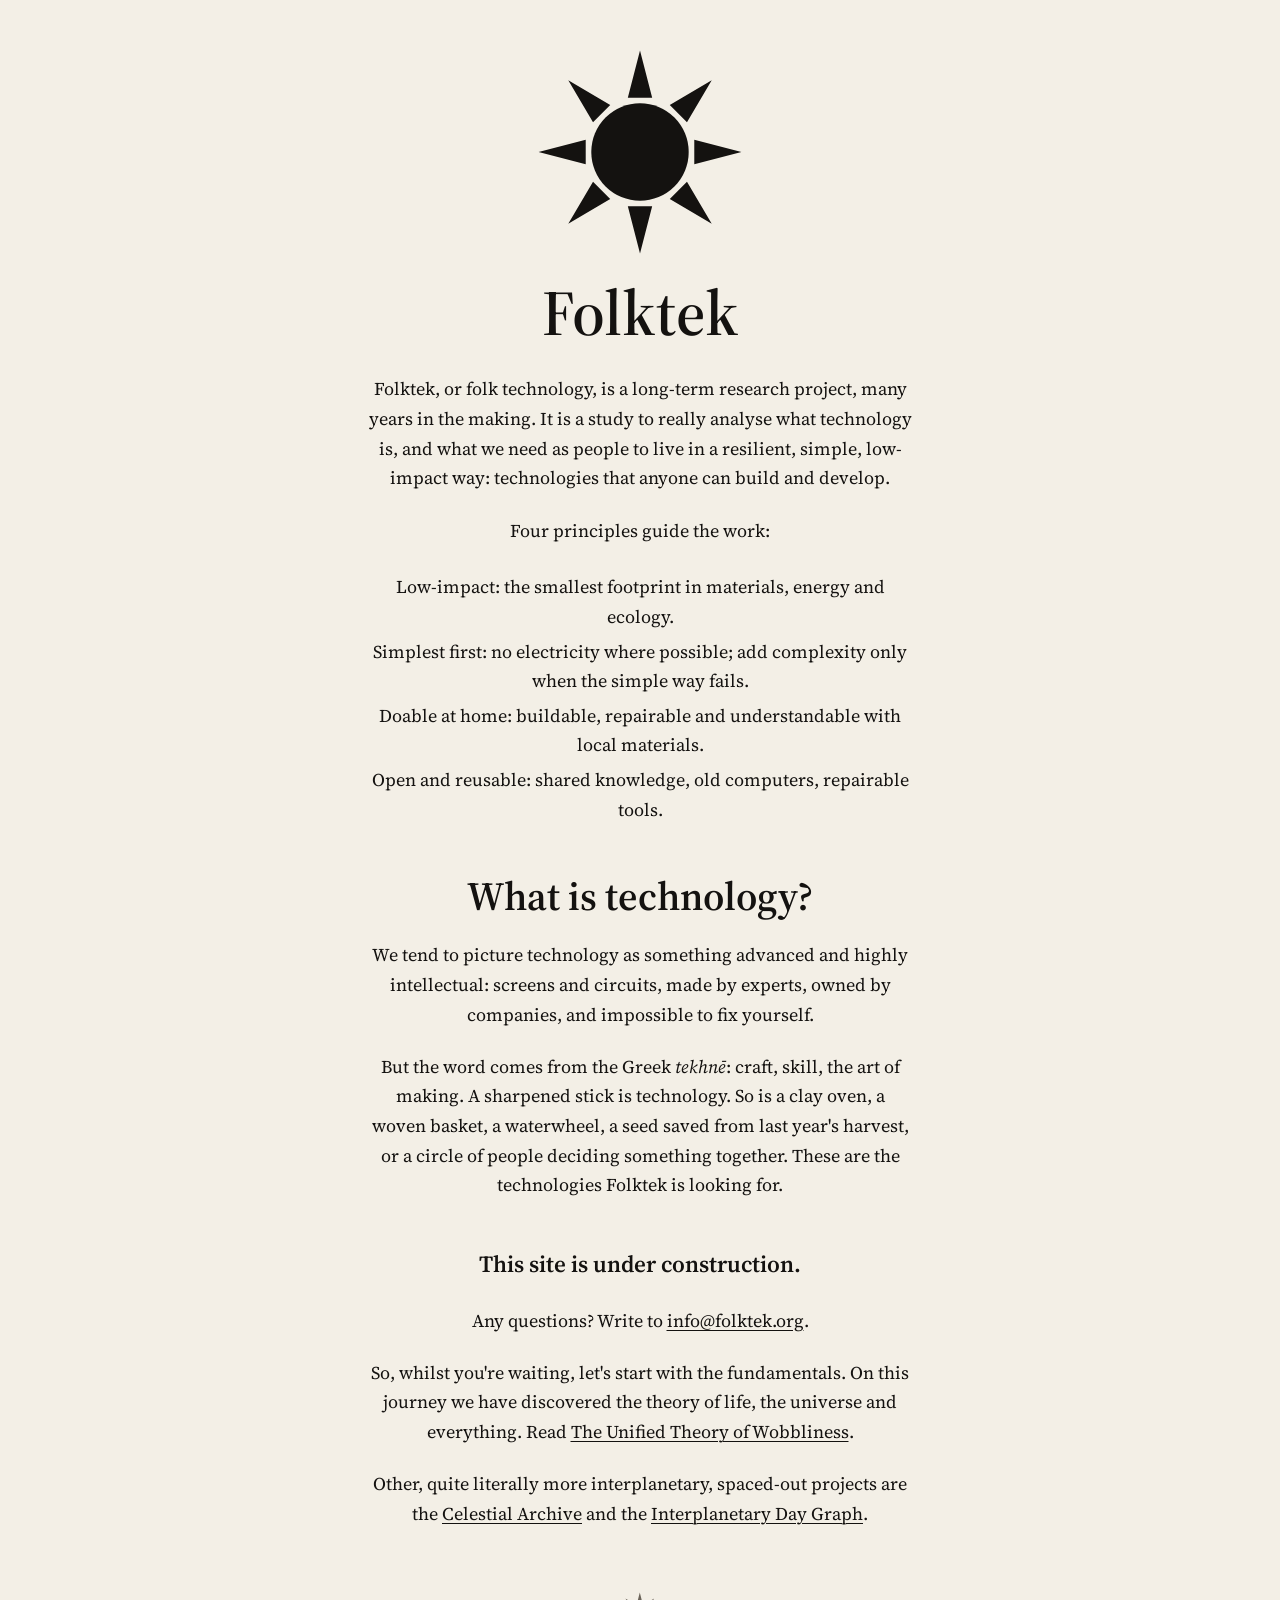
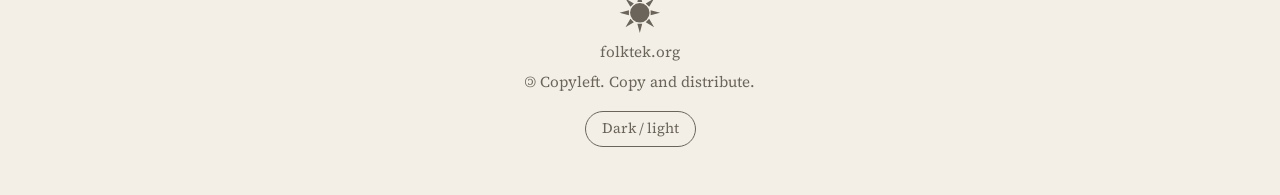
<file: index.html>
<!doctype html>
<html lang="en">
<head>
<meta charset="utf-8">
<meta name="viewport" content="width=device-width, initial-scale=1">
<link rel="icon" href="/favicon.ico" sizes="any">
<link rel="icon" href="/favicon.svg" type="image/svg+xml">
<link rel="apple-touch-icon" href="/apple-touch-icon.png">
<title>Folktek — folk technology</title>
<script>try{var t=localStorage.getItem("theme");if(t)document.documentElement.dataset.theme=t;}catch(e){}</script>
<meta name="description" content="A long-term research project into the simplest, low-impact technologies anyone can build and use at home to live well on the land.">
<link rel="preconnect" href="https://fonts.googleapis.com">
<link rel="preconnect" href="https://fonts.gstatic.com" crossorigin>
<link href="https://fonts.googleapis.com/css2?family=Source+Serif+4:ital,opsz,wght@0,8..60,400;0,8..60,600;1,8..60,400&display=swap" rel="stylesheet">
<style>
  :root { --bg:#f3efe6; --ink:#141210; --muted:#6b645a; }
  @media (prefers-color-scheme: dark) { :root:not([data-theme="light"]) { --bg:#141210; --ink:#f3efe6; --muted:#a39b8f; } }
  :root[data-theme="dark"] { --bg:#141210; --ink:#f3efe6; --muted:#a39b8f; }
  * { box-sizing: border-box; }
  html, body { margin: 0; }
  body { min-height: 100vh; display: flex; align-items: center; justify-content: center;
    background: var(--bg); color: var(--ink); font-family: "Source Serif 4", Georgia, serif;
    font-size: 1.125rem; line-height: 1.65; padding: 3rem 1.5rem; }
  main { max-width: 34rem; display: flex; flex-direction: column; align-items: center; text-align: center; gap: 1.4rem; }
  .sun { width: min(46vw, 13rem); height: auto; color: var(--ink); }
  h1, h2 { font-family: "Source Serif 4", Georgia, serif; font-weight: 600; line-height: 1.1; margin: 0; text-wrap: balance; }
  h1 { font-size: clamp(2.8rem, 10vw, 4rem); margin-bottom: .2rem; }
  h2 { font-size: clamp(1.9rem, 6vw, 2.5rem); margin-top: 1.4rem; }
  p { margin: 0; }
  ul { margin: 0; padding: 0; list-style: none; }
  li { margin: .3rem 0; }
  a { color: inherit; text-decoration-thickness: 1px; text-underline-offset: 3px; }
  .wip { margin-top: 1.4rem; font-size: 1.45rem; font-weight: 600; }
  footer { margin-top: 2.6rem; display: flex; flex-direction: column; align-items: center; gap: .3rem; color: var(--muted); font-size: .95rem; }
  .theme { margin-top: .8rem; font: inherit; font-size: .9rem; color: var(--muted); background: none;
    border: 1px solid var(--muted); border-radius: 999px; padding: .3rem 1rem; cursor: pointer; }
  .theme:hover { color: var(--ink); border-color: var(--ink); }
  footer .sun { width: 2.6rem; color: var(--muted); }
</style>
</head>
<body>
<main>
  <svg class="sun" viewBox="-205 -205 410 410" role="img" aria-label="Folktek sun"><circle r="96" fill="currentColor"/><path fill="currentColor" d="M0.0,-200.0 24.0,-107.0 -24.0,-107.0ZM141.4,-141.4 92.6,-58.7 58.7,-92.6ZM200.0,-0.0 107.0,24.0 107.0,-24.0ZM141.4,141.4 58.7,92.6 92.6,58.7ZM0.0,200.0 -24.0,107.0 24.0,107.0ZM-141.4,141.4 -92.6,58.7 -58.7,92.6ZM-200.0,0.0 -107.0,-24.0 -107.0,24.0ZM-141.4,-141.4 -58.7,-92.6 -92.6,-58.7Z"/></svg>
  <h1>Folktek</h1>
  <p>Folktek, or folk technology, is a long-term research project, many years in the making. It is a study to really analyse what technology is, and what we need as people to live in a resilient, simple, low-impact way: technologies that anyone can build and develop.</p>
  <p>Four principles guide the work:</p>
  <ul>
    <li>Low-impact: the smallest footprint in materials, energy and ecology.</li>
    <li>Simplest first: no electricity where possible; add complexity only when the simple way fails.</li>
    <li>Doable at home: buildable, repairable and understandable with local materials.</li>
    <li>Open and reusable: shared knowledge, old computers, repairable tools.</li>
  </ul>
  <h2>What is technology?</h2>
  <p>We tend to picture technology as something advanced and highly intellectual: screens and circuits, made by experts, owned by companies, and impossible to fix yourself.</p>
  <p>But the word comes from the Greek <i>tekhnē</i>: craft, skill, the art of making. A sharpened stick is technology. So is a clay oven, a woven basket, a waterwheel, a seed saved from last year's harvest, or a circle of people deciding something together. These are the technologies Folktek is looking for.</p>
  <p class="wip">This site is under construction.</p>
  <p>Any questions? Write to <a href="mailto:info@folktek.org">info@folktek.org</a>.</p>
  <p>So, whilst you're waiting, let's start with the fundamentals. On this journey we have discovered the theory of life, the universe and everything. Read <a href="/wobbliness/">The Unified Theory of Wobbliness</a>.</p>
  <p>Other, quite literally more interplanetary, spaced-out projects are the <a href="/celestial/">Celestial Archive</a> and the <a href="/interplanetary/">Interplanetary Day Graph</a>.</p>
  <footer>
    <svg class="sun" viewBox="-205 -205 410 410" aria-hidden="true"><circle r="96" fill="currentColor"/><path fill="currentColor" d="M0.0,-200.0 24.0,-107.0 -24.0,-107.0ZM141.4,-141.4 92.6,-58.7 58.7,-92.6ZM200.0,-0.0 107.0,24.0 107.0,-24.0ZM141.4,141.4 58.7,92.6 92.6,58.7ZM0.0,200.0 -24.0,107.0 24.0,107.0ZM-141.4,141.4 -92.6,58.7 -58.7,92.6ZM-200.0,0.0 -107.0,-24.0 -107.0,24.0ZM-141.4,-141.4 -58.7,-92.6 -92.6,-58.7Z"/></svg>
    <span>folktek.org</span>
    <span><span style="display:inline-block;transform:scaleX(-1)" aria-label="Copyleft">©</span> Copyleft. Copy and distribute.</span>
    <button class="theme" type="button" id="theme">Dark / light</button>
  </footer>
</main>
<script>
document.getElementById("theme").addEventListener("click",function(){
  var r=document.documentElement, cur=r.dataset.theme||(matchMedia("(prefers-color-scheme: dark)").matches?"dark":"light");
  var next=cur==="dark"?"light":"dark"; r.dataset.theme=next;
  try{localStorage.setItem("theme",next);}catch(e){}
});
</script>
</body>
</html>
</file>
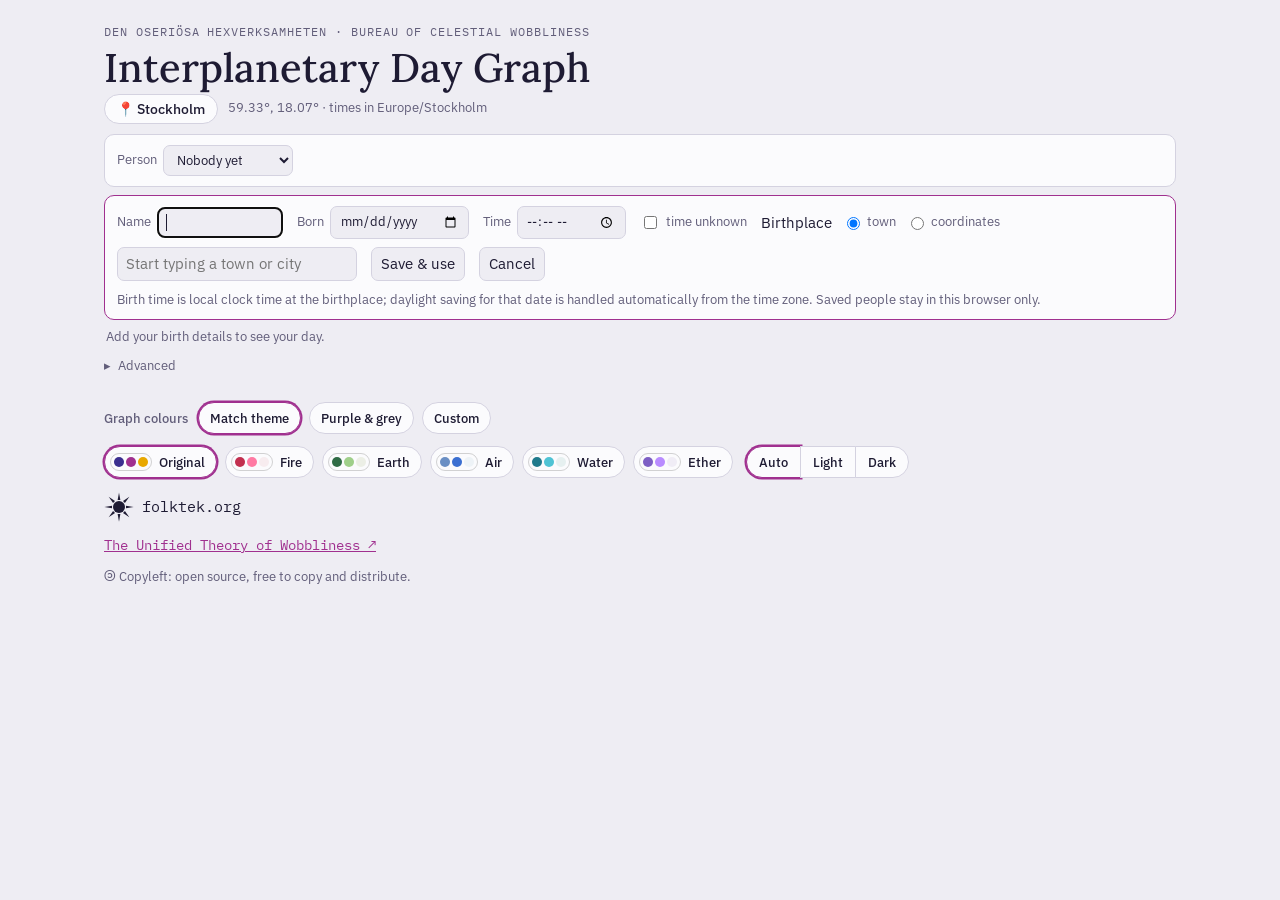
<file: day-graph/index.html>
<!doctype html><meta charset="utf-8"><meta name="robots" content="noindex"><title>Moved</title><meta http-equiv="refresh" content="0; url=/interplanetary/"><link rel="canonical" href="/interplanetary/"><p>Moved to <a href="/interplanetary/">folktek.org/interplanetary</a>.</p>
</file>
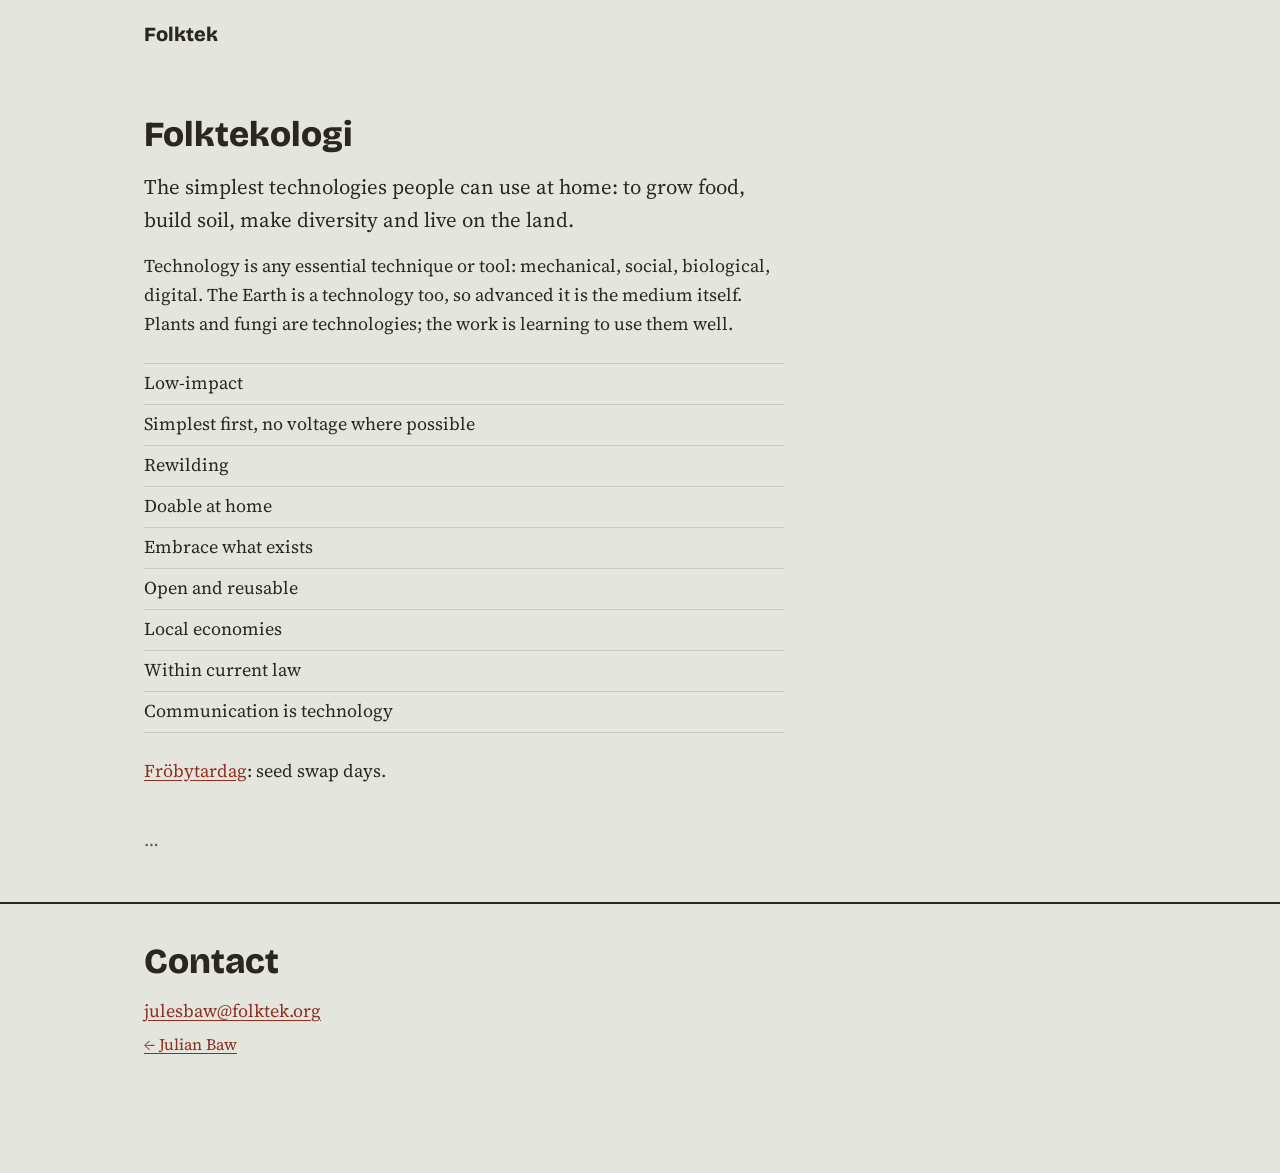
<file: folktekologi/index.html>
<!doctype html>
<html lang="en">
<head>
<meta charset="utf-8">
<meta name="viewport" content="width=device-width, initial-scale=1">
<meta name="robots" content="noindex">
<link rel="icon" href="/favicon.ico" sizes="any">
<link rel="icon" href="/favicon.svg" type="image/svg+xml">
<link rel="apple-touch-icon" href="/apple-touch-icon.png">
<title>Folktekologi · Folktek</title>
<meta name="description" content="Folktekologi: the simplest technologies people can use at home. Technology as any essential technique or tool.">
<link rel="preconnect" href="https://fonts.googleapis.com">
<link rel="preconnect" href="https://fonts.gstatic.com" crossorigin>
<link href="https://fonts.googleapis.com/css2?family=Bricolage+Grotesque:opsz,wght@12..96,400;12..96,800&family=Source+Serif+4:opsz,wght@8..60,400;8..60,600&display=swap" rel="stylesheet">
<link rel="stylesheet" href="/style.css">
</head>
<body>
<!-- the more you look, the more you see -->
<header>
  <div class="wrap">
    <h1>Folktek</h1>
  </div>
</header>

<main>
  <section class="fk" id="folktekologi">
    <div class="wrap">
      <h2>Folktekologi</h2>
      <p class="lead">The simplest technologies people can use at home: to grow food, build soil, make diversity and live on the land.</p>
      <p>Technology is any essential technique or tool: mechanical, social, biological, digital. The Earth is a technology too, so advanced it is the medium itself. Plants and fungi are technologies; the work is learning to use them well.</p>
      <ul class="plist">
        <li>Low-impact</li>
        <li>Simplest first, no voltage where possible</li>
        <li>Rewilding</li>
        <li>Doable at home</li>
        <li>Embrace what exists</li>
        <li>Open and reusable</li>
        <li>Local economies</li>
        <li>Within current law</li>
        <li>Communication is technology</li>
      </ul>
      <p><a href="/frobytardag/">Fröbytardag</a>: seed swap days.</p>
      <details class="fold">
        <summary>…</summary>
        <p>The black sun was a stencil, a gift from people of the Wendland.</p>
      </details>
    </div>
  </section>
</main>

<footer id="contact">
  <div class="wrap">
    <h2>Contact</h2>
    <p><a href="mailto:julesbaw@folktek.org">julesbaw@folktek.org</a></p>
    <p class="back"><a href="/julian/">← Julian Baw</a></p>
    <p class="cat"><a href="/kitten/">=^.^=</a></p>
  </div>
</footer>
</body>
</html>
</file>
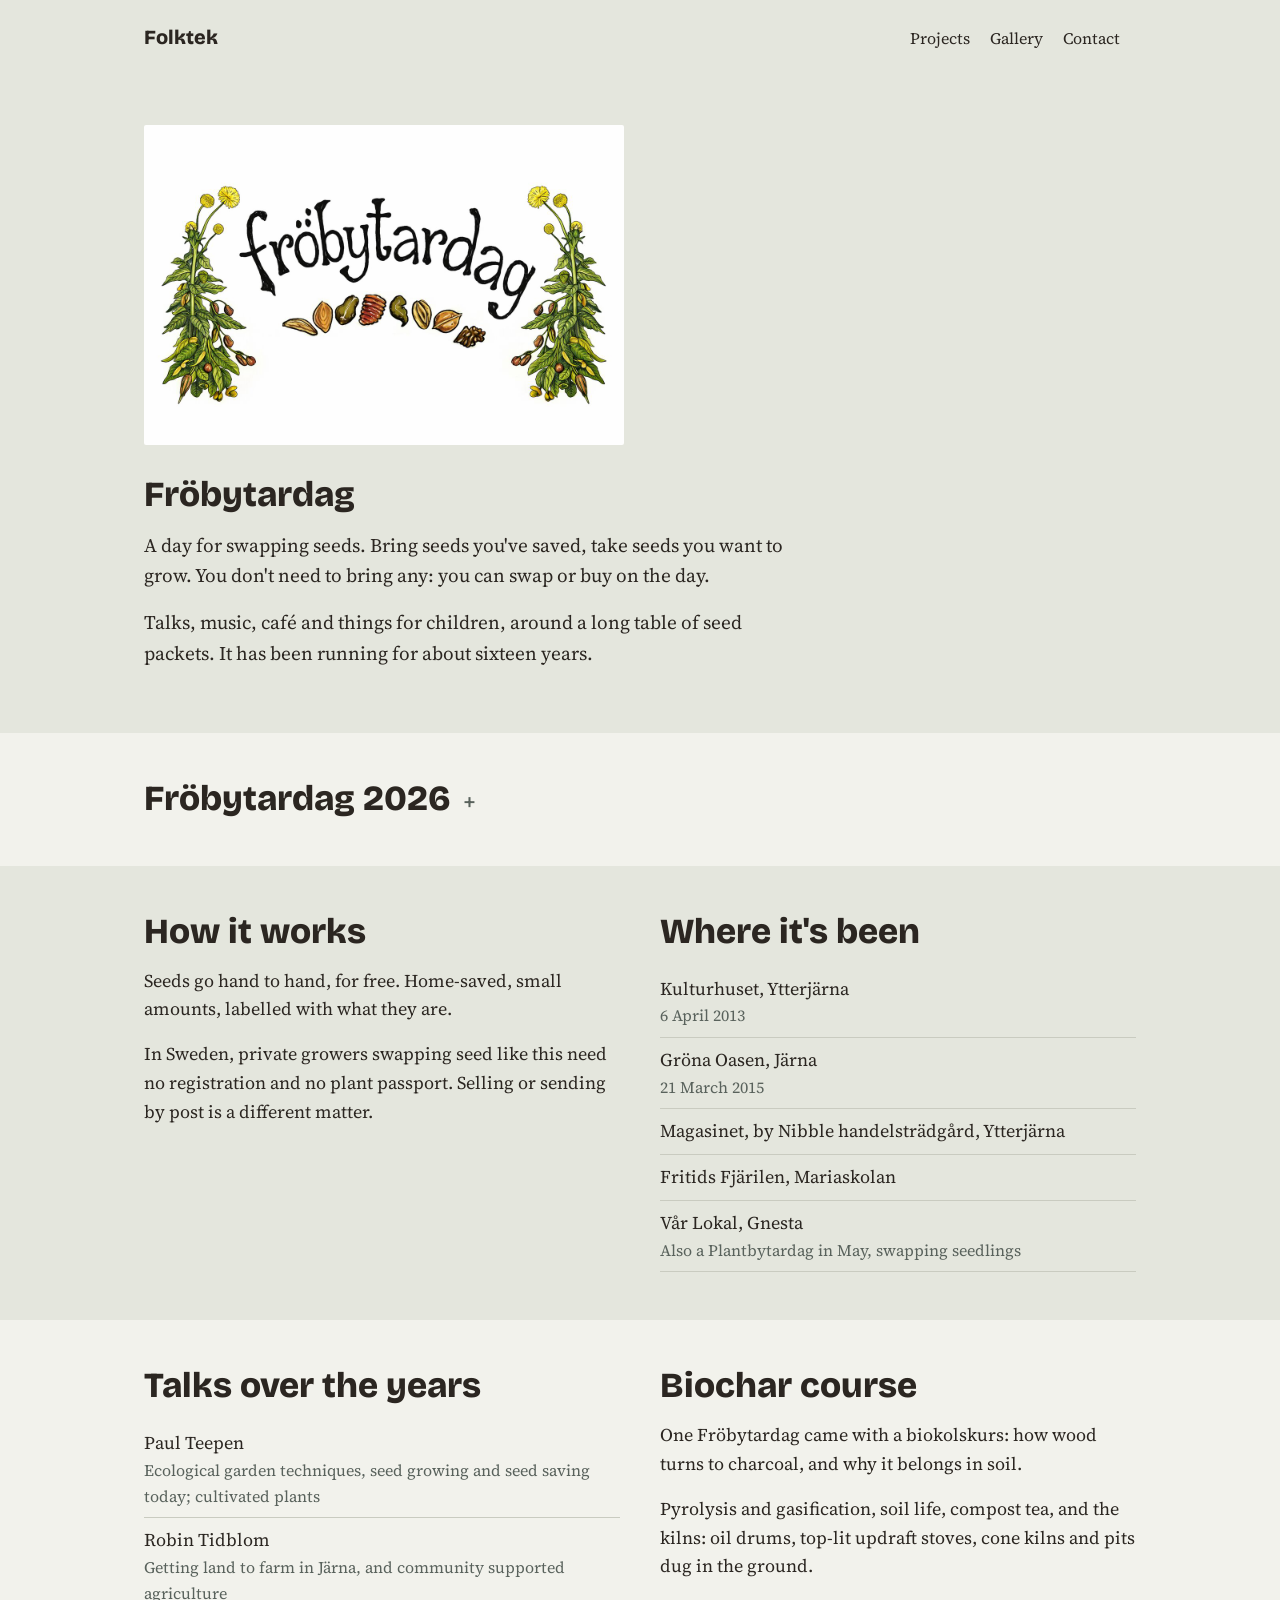
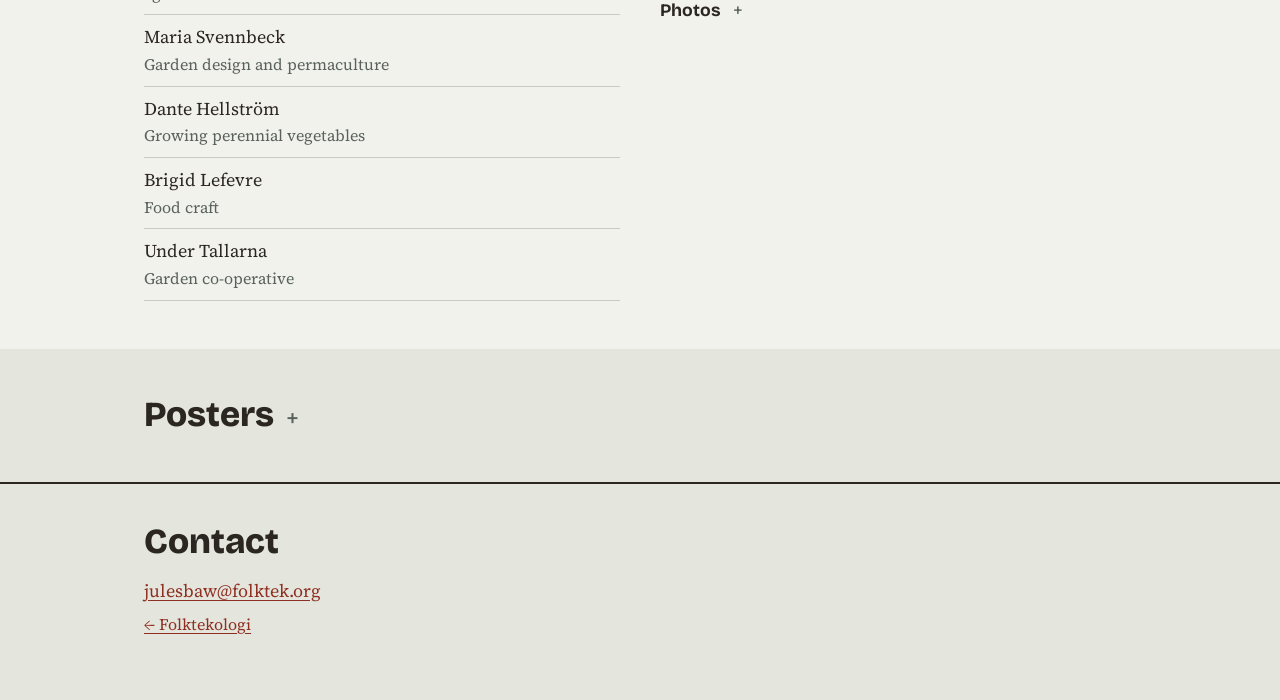
<file: frobytardag/index.html>
<!doctype html>
<html lang="en">
<head>
<meta charset="utf-8">
<meta name="viewport" content="width=device-width, initial-scale=1">
<meta name="robots" content="noindex">
<link rel="icon" href="/favicon.ico" sizes="any">
<link rel="icon" href="/favicon.svg" type="image/svg+xml">
<link rel="apple-touch-icon" href="/apple-touch-icon.png">
<title>Fröbytardag · Folktek</title>
<meta name="description" content="Fröbytardag: seed swap days. Bring seeds, take seeds, hand to hand and free. Talks, music, café and a biochar course.">
<link rel="preconnect" href="https://fonts.googleapis.com">
<link rel="preconnect" href="https://fonts.gstatic.com" crossorigin>
<link href="https://fonts.googleapis.com/css2?family=Bricolage+Grotesque:opsz,wght@12..96,400;12..96,800&family=Source+Serif+4:opsz,wght@8..60,400;8..60,600&display=swap" rel="stylesheet">
<link rel="stylesheet" href="/style.css">
<style>
  .intro { max-width: 40rem; }
  .intro p { margin: 0 0 1rem; font-size: 1.2rem; }
  .logo { display: block; width: 100%; max-width: 30rem; height: auto; margin: 0 0 2rem; border-radius: 2px; }
  .cols { display: grid; grid-template-columns: repeat(auto-fit, minmax(17rem, 1fr)); gap: 2rem 2.5rem; }
  .cols ul { list-style: none; padding: 0; margin: 0; }
  .cols li { padding: 0.5rem 0; border-bottom: 1px solid var(--rule); }
  .cols li span { display: block; color: var(--slate); font-size: 1rem; }
  .text { max-width: 40rem; }
  .text p { margin: 0 0 1rem; }
  .posters { display: grid; grid-template-columns: repeat(auto-fill, minmax(11rem, 1fr)); gap: 0.75rem; }
  .posters img { display: block; width: 100%; height: auto; background: var(--rule); }
  .back { font-size: 1rem; }
</style>
</head>
<body>

<header>
  <div class="wrap">
    <h1><a href="/" style="color:inherit;text-decoration:none">Folktek</a></h1>
    <nav aria-label="Main">
      <a href="/julian/#projects">Projects</a>
      <a href="/julian/#gallery">Gallery</a>
      <a href="#contact">Contact</a>
    </nav>
  </div>
</header>

<main>
  <section>
    <div class="wrap">
      <img class="logo" src="/img/fbd/logo.jpg" width="1200" height="800" alt="Fröbytardag: hand-lettered title with dandelions and seeds">
      <div class="intro">
        <h2>Fröbytardag</h2>
        <p>A day for swapping seeds. Bring seeds you've saved, take seeds you want to grow. You don't need to bring any: you can swap or buy on the day.</p>
        <p>Talks, music, café and things for children, around a long table of seed packets. It has been running for about sixteen years.</p>
      </div>
    </div>
  </section>

  <section class="work">
    <div class="wrap">
      <details class="gal">
      <summary><h2>Fröbytardag 2026</h2></summary>
      <div class="grid">
        <a href="/img/fbd/2026-6193.jpg"><img src="/img/fbd/2026-6193.jpg" width="600" height="600" alt="People along a table of seed packets" loading="lazy"></a>
        <a href="/img/fbd/2026-6195.jpg"><img src="/img/fbd/2026-6195.jpg" width="600" height="600" alt="Looking through seed packets" loading="lazy"></a>
        <a href="/img/fbd/2026-6199.jpg"><img src="/img/fbd/2026-6199.jpg" width="600" height="600" alt="Choosing seeds at the swap table" loading="lazy"></a>
      </div>
      </details>
    </div>
  </section>

  <section>
    <div class="wrap cols">
      <div>
        <h2>How it works</h2>
        <div class="text">
          <p>Seeds go hand to hand, for free. Home-saved, small amounts, labelled with what they are.</p>
          <p>In Sweden, private growers swapping seed like this need no registration and no plant passport. Selling or sending by post is a different matter.</p>
        </div>
      </div>
      <div>
        <h2>Where it's been</h2>
        <ul>
          <li>Kulturhuset, Ytterjärna<span>6 April 2013</span></li>
          <li>Gröna Oasen, Järna<span>21 March 2015</span></li>
          <li>Magasinet, by Nibble handelsträdgård, Ytterjärna</li>
          <li>Fritids Fjärilen, Mariaskolan</li>
          <li>Vår Lokal, Gnesta<span>Also a Plantbytardag in May, swapping seedlings</span></li>
        </ul>
      </div>
    </div>
  </section>

  <section class="work">
    <div class="wrap cols">
      <div>
        <h2>Talks over the years</h2>
        <ul>
          <li>Paul Teepen<span>Ecological garden techniques, seed growing and seed saving today; cultivated plants</span></li>
          <li>Robin Tidblom<span>Getting land to farm in Järna, and community supported agriculture</span></li>
          <li>Maria Svennbeck<span>Garden design and permaculture</span></li>
          <li>Dante Hellström<span>Growing perennial vegetables</span></li>
          <li>Brigid Lefevre<span>Food craft</span></li>
          <li>Under Tallarna<span>Garden co-operative</span></li>
        </ul>
      </div>
      <div>
        <h2>Biochar course</h2>
        <div class="text">
          <p>One Fröbytardag came with a biokolskurs: how wood turns to charcoal, and why it belongs in soil.</p>
          <p>Pyrolysis and gasification, soil life, compost tea, and the kilns: oil drums, top-lit updraft stoves, cone kilns and pits dug in the ground.</p>
        </div>
        <details class="gal gal-sm" style="margin-top:1rem">
        <summary><h3>Photos</h3></summary>
        <div class="grid">
          <a href="/img/fbd/biochar-pit.jpg"><img src="/img/fbd/biochar-pit.jpg" alt="Burning down a biochar pit ringed with stones" loading="lazy"></a>
          <a href="/img/fbd/biochar-can.jpg"><img src="/img/fbd/biochar-can.jpg" alt="Tin packed with sticks for charring" loading="lazy"></a>
          <a href="/img/fbd/biochar-burn.jpg"><img src="/img/fbd/biochar-burn.jpg" alt="Tin charring in the fire" loading="lazy"></a>
        </div>
        </details>
      </div>
    </div>
  </section>

  <section>
    <div class="wrap">
      <details class="gal">
      <summary><h2>Posters</h2></summary>
      <div class="posters">
        <a href="/img/fbd/poster-01.jpg"><img src="/img/fbd/poster-01.jpg" alt="Hand-painted Fröbytardag poster, Fritids Fjärilen, Mariaskolan" loading="lazy"></a>
        <a href="/img/fbd/poster-02.jpg"><img src="/img/fbd/poster-02.jpg" alt="Fröbytardag poster, Fjärilen, Mariaskolan, with talks programme" loading="lazy"></a>
        <a href="/img/fbd/poster-04.jpg"><img src="/img/fbd/poster-04.jpg" alt="Fröbytardag poster, Magasinet, Ytterjärna" loading="lazy"></a>
        <a href="/img/fbd/poster-05.jpg"><img src="/img/fbd/poster-05.jpg" alt="Fröbytardag poster, Gröna Oasen, 21 March 2015" loading="lazy"></a>
        <a href="/img/fbd/poster-06.jpg"><img src="/img/fbd/poster-06.jpg" alt="Fröbytardag poster, Vår Lokal, Gnesta" loading="lazy"></a>
        <a href="/img/fbd/poster-07.jpg"><img src="/img/fbd/poster-07.jpg" alt="Plantbytardag poster, Vår Lokal, Gnesta" loading="lazy"></a>
        <a href="/img/fbd/poster-03.jpg"><img src="/img/fbd/poster-03.jpg" alt="Fröbytardag banner, Kulturhuset Ytterjärna, 6 April 2013" loading="lazy"></a>
        <a href="/img/fbd/poster-08.jpg"><img src="/img/fbd/poster-08.jpg" alt="Fröbytardag with biochar course" loading="lazy"></a>
      </div>
      </details>
    </div>
  </section>
</main>

<footer id="contact">
  <div class="wrap">
    <h2>Contact</h2>
    <p><a href="mailto:julesbaw@folktek.org">julesbaw@folktek.org</a></p>
    <p class="back"><a href="/folktekologi/">← Folktekologi</a></p>
  </div>
</footer>

<script>
  // Open a collapsed gallery when a link points at it (e.g. #gallery).
  function openFromHash() {
    var t = location.hash && document.getElementById(location.hash.slice(1));
    if (!t) return;
    var d = t.matches("details") ? t : t.querySelector("details.gal");
    if (d) { d.open = true; t.scrollIntoView(); }
  }
  window.addEventListener("hashchange", openFromHash);
  openFromHash();
</script>
</body>
</html>
</file>
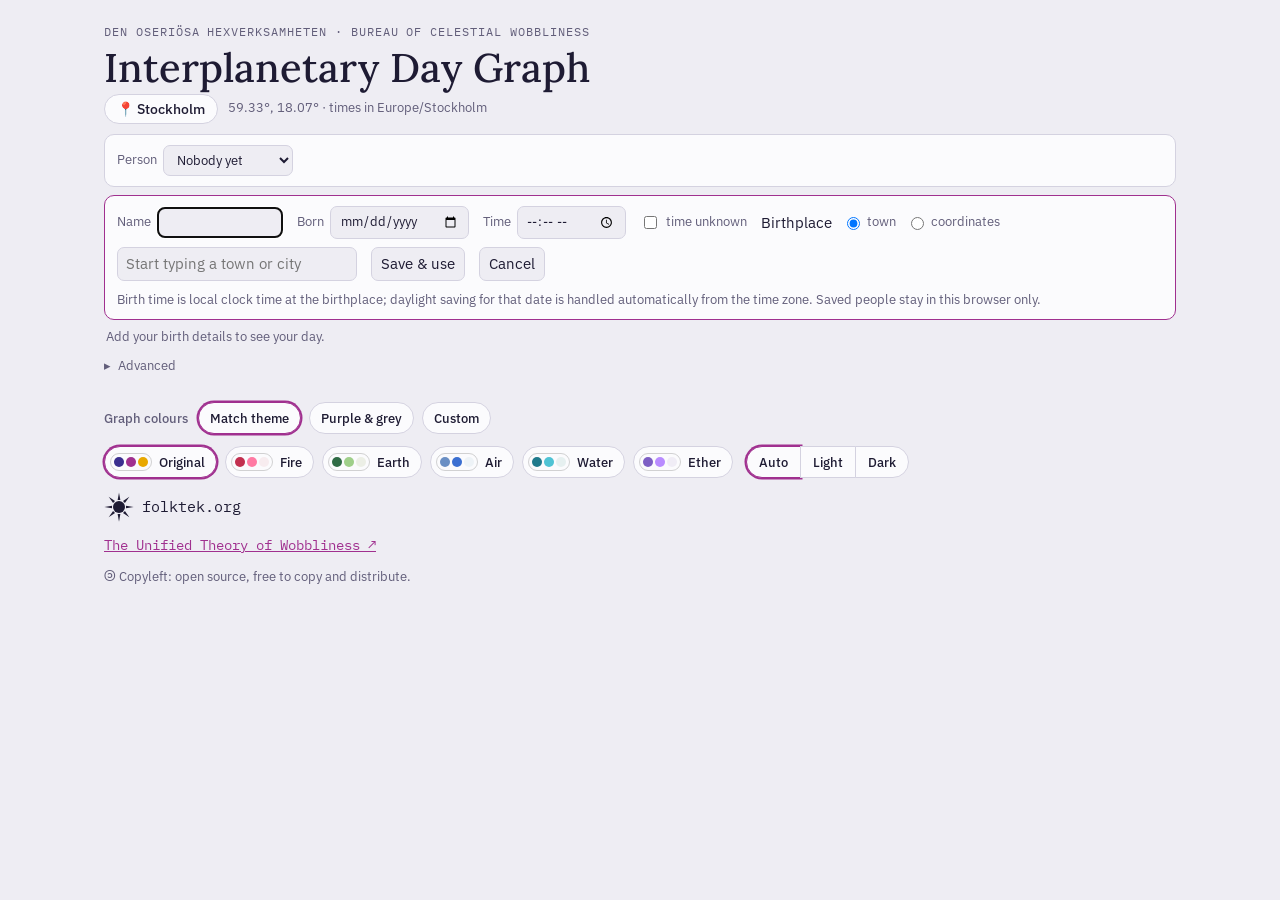
<file: interplanetary/index.html>
<!DOCTYPE html>
<html lang="en">
<head><link rel="icon" href="/favicon.ico" sizes="any"><link rel="icon" href="/favicon.svg" type="image/svg+xml"><link rel="apple-touch-icon" href="/apple-touch-icon.png">
<meta charset="utf-8">
<meta name="viewport" content="width=device-width, initial-scale=1">
<title>Interplanetary Day Graph</title>
<link rel="preconnect" href="https://fonts.googleapis.com">
<link rel="stylesheet" href="https://fonts.googleapis.com/css2?family=Bricolage+Grotesque:opsz,wght@12..96,500;12..96,700&family=Lora:wght@400;500;600&family=IBM+Plex+Sans:wght@400;500;600&family=IBM+Plex+Mono:wght@400;500&display=swap">
<style>
:root{
  --bg:#eeedf3; --panel:#fbfbfd; --ink:#1e1b33; --muted:#625e7a; --line:#d4d2e0; --soft:#e6e4ef; --moon-lit:#f3e7c4; --moon-dark:#3a3652; --wave:#3B2F8F; --wave-fill:rgba(59,47,143,.12); --gold:#E8A800; --sys-W:#4a5fd6; --sys-C:#c22a5c; --sys-H:#b68a00; --sys-G:#a23fc4; --sys-comb:#ffffff;
  --accent:#A0308F; --accent-soft:#f1dcea;
  --lo:#A3203F; --mid:#9a95ad; --hi:#1E7B5A; --hi2:#1F5FBF;
  --f-display:"Bricolage Grotesque",ui-sans-serif,system-ui,sans-serif;
  --f-body:"IBM Plex Sans",ui-sans-serif,system-ui,sans-serif;
  --f-mono:"IBM Plex Mono",ui-monospace,Menlo,monospace;
}
@media (prefers-color-scheme: dark){:root:not([data-theme="light"]){
  --bg:#15131f; --panel:#1e1b2c; --ink:#f2f0fa; --muted:#d0cbe6; --line:#3a3552; --soft:#2a253d; --moon-lit:#f3e7c4; --moon-dark:#0c0b14; --wave:#3B2F8F; --wave-fill:rgba(59,47,143,.18); --sys-W:#8ea6ff; --sys-C:#ff6f9a; --sys-H:#f7d54a; --sys-G:#dc9bff; --sys-comb:#ffffff;
  --accent:#A0308F; --accent-soft:#3d2236;
  --lo:#A3203F; --mid:#7a7496; --hi:#1E7B5A; --hi2:#1F5FBF; --gold:#E8A800; color-scheme:dark}}
:root[data-theme="dark"]{
  --bg:#15131f; --panel:#1e1b2c; --ink:#f2f0fa; --muted:#d0cbe6; --line:#3a3552; --soft:#2a253d; --moon-lit:#f3e7c4; --moon-dark:#0c0b14; --wave:#3B2F8F; --wave-fill:rgba(59,47,143,.18); --sys-W:#8ea6ff; --sys-C:#ff6f9a; --sys-H:#f7d54a; --sys-G:#dc9bff; --sys-comb:#ffffff;
  --accent:#A0308F; --accent-soft:#3d2236;
  --lo:#A3203F; --mid:#7a7496; --hi:#1E7B5A; --hi2:#1F5FBF; --gold:#E8A800; color-scheme:dark}
:root[data-theme="fire-light"]{--bg:#f7ecef;--panel:#fffafb;--ink:#2a1219;--muted:#7a5060;--line:#ead2da;--soft:#f2e0e6;--moon-lit:#f6e3bd;--moon-dark:#4a2030;--wave:#b3305f;--wave-fill:rgba(179,48,95,.12);--accent:#c2304f;--accent-soft:#f8d6df;--lo:#9e1f3a;--mid:#a88f98;--hi:#3f7d5a;--hi2:#4a5fc4;--hd-p:#2a1219;--hd-d:#c2304f;--hd-t:#3a7fb8;--on-accent:#fff;color-scheme:light}
:root[data-theme="fire-dark"]{--bg:#1a0d12;--panel:#26131a;--ink:#f8e6ec;--muted:#e3c3cf;--line:#43222f;--soft:#331a24;--moon-lit:#f6e3bd;--moon-dark:#0e0508;--wave:#ff7aa3;--wave-fill:rgba(255,122,163,.15);--accent:#ff5f86;--accent-soft:#4a1a2a;--lo:#ff6b7d;--mid:#806670;--hi:#8fd4ac;--hi2:#93a8f5;--hd-p:#f8e6ec;--hd-d:#ff6b86;--hd-t:#6cc4e6;--on-accent:#1a0d12;color-scheme:dark}
:root[data-theme="earth-light"]{--bg:#ecefe6;--panel:#fafbf6;--ink:#1e2a1e;--muted:#5d6b58;--line:#d3dbc9;--soft:#e2e8d8;--moon-lit:#f3e7c4;--moon-dark:#2f3d2e;--wave:#3f6f4a;--wave-fill:rgba(63,111,74,.13);--accent:#2f6b45;--accent-soft:#d6e8d8;--lo:#a8364a;--mid:#98a38f;--hi:#2f7f6a;--hi2:#5a5fb0;--hd-p:#1e2a1e;--hd-d:#a8364a;--hd-t:#3a7fa8;--on-accent:#fff;color-scheme:light}
:root[data-theme="earth-dark"]{--bg:#10150f;--panel:#182017;--ink:#e8efe3;--muted:#cdd8c6;--line:#2d3a2b;--soft:#202a1f;--moon-lit:#efe3b8;--moon-dark:#080b07;--wave:#9fcf8a;--wave-fill:rgba(159,207,138,.14);--accent:#7fc28f;--accent-soft:#1e3524;--lo:#f07a8a;--mid:#6f7c69;--hi:#e6cf7a;--hi2:#a5a9f0;--hd-p:#e8efe3;--hd-d:#f07a8a;--hd-t:#79b4c4;--on-accent:#10151c;color-scheme:dark}
:root[data-theme="air-light"]{--bg:#eef3f7;--panel:#fbfdff;--ink:#1b2633;--muted:#5b6b7c;--line:#d3dde7;--soft:#e3ebf2;--moon-lit:#f3eccb;--moon-dark:#34445a;--wave:#6a8fc4;--wave-fill:rgba(106,143,196,.13);--accent:#3b6fd1;--accent-soft:#dbe6fa;--lo:#c04456;--mid:#95a3b2;--hi:#2e8a6a;--hi2:#5b4fc4;--hd-p:#1b2633;--hd-d:#c04456;--hd-t:#2a9ab8;--on-accent:#fff;color-scheme:light}
:root[data-theme="air-dark"]{--bg:#10151c;--panel:#18202a;--ink:#e8eef5;--muted:#cdd8e4;--line:#2c3847;--soft:#212b37;--moon-lit:#f3eccb;--moon-dark:#080b0f;--wave:#a9c6f0;--wave-fill:rgba(169,198,240,.14);--accent:#7fa8f5;--accent-soft:#1e2e4d;--lo:#f07c8c;--mid:#6d7b8a;--hi:#6fd3a8;--hi2:#a99cf5;--hd-p:#e8eef5;--hd-d:#f07c8c;--hd-t:#6cd0e6;--on-accent:#10151c;color-scheme:dark}
:root[data-theme="water-light"]{--bg:#e6f0f0;--panel:#f7fbfb;--ink:#102a30;--muted:#4f6c72;--line:#c6dadb;--soft:#d9e8e9;--moon-lit:#eef0d0;--moon-dark:#23424a;--wave:#1f7a8c;--wave-fill:rgba(31,122,140,.12);--accent:#1a6e86;--accent-soft:#d2e9ee;--lo:#b8434e;--mid:#8aa3a6;--hi:#2c8a5c;--hi2:#2e5aa6;--hd-p:#102a30;--hd-d:#b8434e;--hd-t:#1f94b0;--on-accent:#fff;color-scheme:light}
:root[data-theme="water-dark"]{--bg:#0b1719;--panel:#112225;--ink:#e2f1f2;--muted:#c6dddf;--line:#234044;--soft:#183134;--moon-lit:#eef0d0;--moon-dark:#050c0d;--wave:#6fd0da;--wave-fill:rgba(111,208,218,.14);--accent:#4fc3d4;--accent-soft:#133a40;--lo:#f08088;--mid:#5f7f82;--hi:#74d6a0;--hi2:#8ab4f5;--hd-p:#e2f1f2;--hd-d:#f08088;--hd-t:#6fd0da;--on-accent:#0b1719;color-scheme:dark}
:root[data-theme="ether-light"]{--bg:#f0edf6;--panel:#fcfbfe;--ink:#221c33;--muted:#675e7e;--line:#dbd5e8;--soft:#e9e4f2;--moon-lit:#f3e7c4;--moon-dark:#3a3456;--wave:#7d5fc4;--wave-fill:rgba(125,95,196,.12);--accent:#8a4fc9;--accent-soft:#ebdcf8;--lo:#b8436a;--mid:#9d95b0;--hi:#2f7d6f;--hi2:#3b5fb8;--hd-p:#221c33;--hd-d:#c4475a;--hd-t:#2a8fb8;--on-accent:#fff;color-scheme:light}
:root[data-theme="ether-dark"]{--bg:#120f1c;--panel:#1b1729;--ink:#ece8f7;--muted:#d3cce8;--line:#332c4a;--soft:#262039;--moon-lit:#f3e7c4;--moon-dark:#08060e;--wave:#c3a8ff;--wave-fill:rgba(195,168,255,.14);--accent:#b98cff;--accent-soft:#2f2147;--lo:#f07fa0;--mid:#6f6789;--hi:#6fd3bf;--hi2:#8fa8ff;--hd-p:#ece8f7;--hd-d:#f2808f;--hd-t:#6cc4e6;--on-accent:#120f1c;color-scheme:dark}

  :root { --fg:var(--ink); --card:var(--panel); --neutral:var(--soft); --night:color-mix(in srgb, var(--wave) 9%, transparent);
    --el-fire:var(--accent); --el-earth:var(--gold, var(--hi)); --el-air:var(--hi2); --el-water:var(--wave);
    --c-clash:var(--lo); --c-trine:var(--accent); --c-harm:var(--hi); --c-chan:var(--hi2); --c-own:var(--gold, var(--hi));
    --a-conj:var(--wave); --a-sext:var(--hi2); --a-sq:var(--lo); --a-tri:var(--hi); --a-opp:var(--accent); }
.palettes{display:flex;flex-wrap:wrap;align-items:center;gap:8px;margin-top:6px}
.palettes button{display:inline-flex;align-items:center;gap:7px;font:500 .8rem var(--f-body);border:1px solid var(--line);background:var(--panel);color:var(--ink);border-radius:999px;padding:4px 11px 4px 5px;cursor:pointer;min-height:32px}
.palettes button[aria-pressed="true"]{border-color:var(--accent);box-shadow:0 0 0 1.5px var(--accent)}
.sw{display:inline-flex;align-items:center;gap:2px;padding:3px;border-radius:999px;border:1px solid rgba(128,128,128,.35)}
.sw i{display:block;width:10px;height:10px;border-radius:50%}
.palettes .modes{display:inline-flex;margin-left:6px}
.palettes .modes button{border-radius:0;padding:4px 12px;margin-left:-1px}
.palettes .modes button:first-child{border-radius:999px 0 0 999px}
.palettes .modes button:last-child{border-radius:0 999px 999px 0}

  * { box-sizing:border-box; }
  body { margin:0; background:var(--bg); color:var(--fg); font:15px/1.45 var(--f-body); }
  h1, h2 { font-family:"Lora",Georgia,serif; font-weight:500; color:var(--head,var(--ink)); }
  main { max-width:1100px; margin:0 auto; padding:20px 14px 40px; }
  h1 { font-size:clamp(30px,6vw,40px); margin:4px 0 4px; line-height:1.1; }
  .eyebrow { font-family:var(--f-mono); font-size:.75rem; letter-spacing:.08em; text-transform:uppercase; color:var(--muted); }
  .sub { color:var(--muted); font-size:13px; margin-bottom:14px; }
  .controls { display:flex; flex-wrap:wrap; gap:8px 14px; align-items:center; background:var(--card); border:1px solid var(--line); border-radius:10px; padding:10px 12px; }
  .controls input[type=date], .controls select, .controls button { font:inherit; color:var(--fg); background:var(--bg); border:1px solid var(--line); border-radius:7px; padding:5px 9px; }
  .controls button { cursor:pointer; }
  .controls label { font-size:13px; color:var(--muted); display:flex; gap:6px; align-items:center; }
  #summary { margin:0; background:var(--card); border:1px solid var(--line); border-radius:10px; }
  .trow { display:grid; grid-template-columns:78px 1fr minmax(0,280px); gap:4px 14px; padding:8px 12px; border-top:1px solid var(--line); font-size:14px; }
  .trow:first-child { border-top:0; } .fact { color:var(--muted); font-size:13px; }
  @media (max-width:640px) { .trow { grid-template-columns:78px 1fr; } .tmean { grid-column:1 / -1; } }
  #summary b { color:var(--accent); font-weight:600; margin-right:4px; }
  #gwrap { margin-top:4px; }
  .zoombar { display:flex; align-items:center; gap:8px; margin-top:12px; font-size:13px; }
  .zoombar button { font:inherit; font-size:16px; width:32px; height:30px; border-radius:8px; border:1px solid var(--line); background:var(--card); color:var(--fg); cursor:pointer; }
  #zoomLvl { min-width:34px; text-align:center; font-variant-numeric:tabular-nums; }
  .q { display:inline-flex; align-items:center; justify-content:center; width:15px; height:15px; border-radius:50%; border:1px solid var(--muted); font-size:10px; color:var(--muted); margin-left:4px; flex:0 0 auto; }
  .lab { cursor:pointer; }
  details.fold { margin-top:26px; } details.fold > summary h2 { margin:0; } details.fold > summary { cursor:pointer; list-style:none; } details.fold > summary::-webkit-details-marker { display:none; }
  details.fold > summary h2 { display:inline; margin:0; } details.fold > summary::before { content:''; display:inline-block; width:24px; height:24px; margin-right:10px; vertical-align:-3px; background:url("data:image/svg+xml,%3Csvg xmlns='http://www.w3.org/2000/svg' viewBox='-1 -1 42 42' fill='white' stroke='%23555' stroke-width='1.3' stroke-linejoin='round'%3E%3Ccircle cx='20' cy='20' r='8'/%3E%3Cpolygon points='18.2,10.7 20.0,0.5 21.8,10.7'/%3E%3Cpolygon points='25.3,12.1 33.8,6.2 27.9,14.7'/%3E%3Cpolygon points='29.3,18.2 39.5,20.0 29.3,21.8'/%3E%3Cpolygon points='27.9,25.3 33.8,33.8 25.3,27.9'/%3E%3Cpolygon points='21.8,29.3 20.0,39.5 18.2,29.3'/%3E%3Cpolygon points='14.7,27.9 6.2,33.8 12.1,25.3'/%3E%3Cpolygon points='10.7,21.8 0.5,20.0 10.7,18.2'/%3E%3Cpolygon points='12.1,14.7 6.2,6.2 14.7,12.1'/%3E%3C/svg%3E") center/contain no-repeat; transition:transform .25s; } details.fold[open] > summary::before { transform:rotate(22.5deg); }
  details.fold > div, details.fold > table { margin-top:8px; }
  details.howto { margin-top:10px; font-size:13px; color:var(--muted); }
  details.howto > summary { cursor:pointer; list-style:none; color:var(--muted); }
  details.howto > summary::-webkit-details-marker { display:none; }
  details.howto > summary::before { content:'\25B8'; display:inline-block; width:14px; color:var(--muted); transition:transform .15s; }
  details.howto[open] > summary::before { transform:rotate(90deg); }
  .calcbody { font-size:13px; color:var(--muted); margin-top:6px; }
  #gwrap { position:relative; display:flex; background:var(--card); border:1px solid var(--line); border-radius:10px; overflow:hidden; }
  #labels { position:relative; flex:0 0 104px; border-right:1px solid var(--line); background:var(--card); z-index:2; }
  .lab { position:absolute; left:0; right:0; padding:0 6px 0 10px; display:flex; align-items:center; font-size:12px; line-height:1.15; cursor:help; }
  #scroll { flex:1 1 auto; min-width:0; overflow-x:auto; overflow-y:hidden; -webkit-overflow-scrolling:touch; touch-action:pan-x pan-y; overscroll-behavior-x:contain; }
  #chart { display:block; touch-action:pan-x pan-y; }
  .grid { stroke:var(--line); stroke-width:1; } .grid.major { stroke:var(--muted); stroke-opacity:.35; }
  .hl { font-size:11px; fill:var(--muted); text-anchor:middle; }
  .ln { font-size:12px; fill:var(--fg); cursor:help; }
  .lanebg { fill:var(--bg); }
  .night { fill:var(--night); pointer-events:none; }
  .band { stroke:var(--card); stroke-width:1; cursor:pointer; } .band.dim { opacity:1; }
  .band:hover, .bar:hover { filter:brightness(1.12); }
  .bl { font-size:12px; fill:#fff; text-anchor:middle; pointer-events:none; font-weight:600; paint-order:stroke; stroke:rgba(0,0,0,.25); stroke-width:2px; }
  .bar { cursor:pointer; }
  .tick { stroke:var(--fg); stroke-width:2; pointer-events:none; }
  .sl { font-size:11px; fill:var(--fg); pointer-events:none; } .muted { fill:var(--muted); }
  .ingress { stroke:var(--accent); stroke-dasharray:3 3; stroke-width:1.5; }
  .hit { cursor:pointer; } .tickhit { stroke:var(--accent); stroke-width:2; }
  .gl { font-size:13px; fill:var(--fg); text-anchor:middle; pointer-events:none; font-family:'Segoe UI Symbol','Noto Sans Symbols','DejaVu Sans',system-ui,sans-serif; }
  .tickhit { stroke-opacity:.55; }
  .sun { stroke:var(--accent); stroke-width:1.5; stroke-dasharray:2 3; }
  .now { stroke:var(--lo); stroke-width:2; }
  #tip { position:fixed; display:none; max-width:min(320px, calc(100vw - 12px)); white-space:pre-line; background:var(--fg); color:var(--bg); font-size:12.5px; padding:7px 9px; border-radius:7px; pointer-events:none; z-index:5; box-shadow:0 4px 14px rgba(0,0,0,.2); }
  .legend { display:flex; flex-wrap:wrap; gap:4px 14px; font-size:12px; color:var(--muted); margin:8px 4px 0; }
  .legend i { display:inline-block; width:10px; height:10px; border-radius:2px; margin-right:4px; vertical-align:-1px; }
  h2 { font-size:1.45rem; margin:26px 0 8px; line-height:1.2; }
  table { width:100%; border-collapse:collapse; font-size:13.5px; background:var(--card); border:1px solid var(--line); border-radius:10px; overflow:hidden; }
  td { padding:5px 9px; border-top:1px solid var(--line); vertical-align:top; } tr:first-child td { border-top:0; }
  .tm { font-variant-numeric:tabular-nums; color:var(--muted); width:52px; }
  .pm { font-size:13.5px; line-height:1.4; } .pd { margin-top:6px; padding-top:6px; border-top:1px solid color-mix(in srgb, var(--bg) 35%, transparent); font-size:12px; opacity:.8; }
  .who { margin:10px 0 8px; }
  .locrow { display:flex; flex-wrap:wrap; align-items:center; gap:4px 10px; margin:4px 0 2px; } .locrow .sub { margin:0; }
  .locbtn { font:inherit; font-size:14px; font-weight:500; color:var(--fg); background:var(--card); border:1px solid var(--line); border-radius:999px; padding:4px 12px; cursor:pointer; }
  .locbtn:hover { border-color:var(--accent); }
  .locpanel { margin:8px 0; flex-direction:column; align-items:stretch; }
  .placechips { display:flex; flex-wrap:wrap; gap:6px; }
  .placechips button { font:inherit; font-size:13px; color:var(--fg); background:var(--bg); border:1px solid var(--line); border-radius:999px; padding:4px 11px; cursor:pointer; }
  .placechips button[aria-pressed="true"] { border-color:var(--accent); box-shadow:0 0 0 1.5px var(--accent); }
  .pastebox { display:flex; flex-wrap:wrap; gap:6px 10px; align-items:center; margin-top:8px; } .pform { margin-bottom:8px; border-color:var(--accent); }
  .controls input:not([type]), .controls input[type=time] { font:inherit; color:var(--fg); background:var(--bg); border:1px solid var(--line); border-radius:7px; padding:5px 8px; }
  #pCustom { display:flex; flex-wrap:wrap; gap:6px; align-items:center; font-size:13px; color:var(--muted); } [hidden] { display:none !important; }
  .warn { color:var(--lo); font-size:12.5px; } #profline { margin:4px 2px 10px; }
  button.link { font:inherit; font-size:12.5px; border:0; background:none; color:var(--accent); text-decoration:underline; cursor:pointer; padding:0; }
  #combined { background:var(--card); border:1px solid var(--line); border-radius:10px; padding:10px 14px; font-size:14px; }
  #combined p { margin:4px 0 8px; } .wins { display:grid; grid-template-columns:1fr 1fr; gap:4px 20px; }
  @media (max-width:640px) { .wins { grid-template-columns:1fr; } }
  #combined h3 { font-size:13px; margin:6px 0 4px; color:var(--accent); } #combined ul { margin:0 0 6px; padding-left:18px; } #combined li { margin:3px 0; }
  .sumh { margin:18px 0 6px; }
  #combined details { margin-top:8px; border-top:1px solid var(--line); padding-top:6px; }
  #combined summary { cursor:pointer; font-weight:600; font-size:13.5px; color:var(--accent); }
  #combined summary .cnt { font-weight:400; color:var(--muted); margin-left:6px; }
  #events tr td:first-child { border-left:4px solid transparent; }
  #events tr.tone-good td:first-child { border-left-color:var(--hi); } #events tr.tone-good td { background:color-mix(in srgb, var(--hi) 7%, transparent); }
  #events tr.tone-tricky td:first-child { border-left-color:var(--lo); } #events tr.tone-tricky td { background:color-mix(in srgb, var(--lo) 7%, transparent); }
  #events tr.tone-intense td:first-child { border-left-color:var(--wave); } #events tr.tone-intense td { background:color-mix(in srgb, var(--wave) 7%, transparent); }
  .tonekey { display:flex; flex-wrap:wrap; gap:4px 14px; font-size:12px; color:var(--muted); margin:0 0 8px; }
  .tk { display:inline-block; width:4px; height:12px; margin-right:5px; vertical-align:-1px; background:var(--line); }
  .tk.good { background:var(--hi); } .tk.tricky { background:var(--lo); } .tk.intense { background:var(--wave); }
  .tt { font-weight:500; } .mn { color:var(--muted); font-size:13px; margin-top:2px; }
  tr.off { display:none; } tr.hi td { background:color-mix(in srgb, var(--accent) 16%, transparent); transition:background .3s; }
  #chipbar { display:flex; flex-wrap:wrap; align-items:center; gap:8px; margin:0 0 10px; } .chiplab { font-size:13px; color:var(--muted); }
  #chips { display:flex; flex-wrap:wrap; gap:6px; }
  .chip { font:inherit; font-size:13px; color:var(--fg); border:1px solid var(--muted); border-radius:14px; padding:4px 12px; cursor:pointer; opacity:.4; text-decoration:line-through; }
  .chip.on { opacity:1; text-decoration:none; }
  .tag { font-size:11px; padding:1px 6px; border-radius:9px; background:var(--neutral); white-space:nowrap; }
  .t-Moon { background:color-mix(in srgb, var(--wave) 22%, transparent); } .t-Angles { background:color-mix(in srgb, var(--lo) 20%, transparent); } .t-HD { background:color-mix(in srgb, var(--c-chan) 22%, transparent); } .t-BaZi { background:color-mix(in srgb, var(--accent) 22%, transparent); } .t-Rising { background:color-mix(in srgb, var(--hi2) 20%, transparent); } .t-Sky { background:color-mix(in srgb, var(--mid) 25%, transparent); } .t-Hours { background:color-mix(in srgb, var(--hi) 20%, transparent); } .t-Body { background:color-mix(in srgb, var(--gold) 22%, transparent); }
  @media (prefers-color-scheme: dark){:root:not([data-theme]){--head:#fff}}
  :root[data-theme="dark"],:root[data-theme$="-dark"]{--head:#fff}
  details { margin-top:18px; font-size:13px; color:var(--muted); } details p { margin:6px 0; }

  #combined summary { list-style:none; } #combined summary::-webkit-details-marker { display:none; }
  #combined summary::before { content:''; display:inline-block; width:16px; height:16px; margin-right:8px; vertical-align:-2px; background:url("data:image/svg+xml,%3Csvg xmlns='http://www.w3.org/2000/svg' viewBox='-1 -1 42 42' fill='white' stroke='%23555' stroke-width='1.3' stroke-linejoin='round'%3E%3Ccircle cx='20' cy='20' r='8'/%3E%3Cpolygon points='18.2,10.7 20.0,0.5 21.8,10.7'/%3E%3Cpolygon points='25.3,12.1 33.8,6.2 27.9,14.7'/%3E%3Cpolygon points='29.3,18.2 39.5,20.0 29.3,21.8'/%3E%3Cpolygon points='27.9,25.3 33.8,33.8 25.3,27.9'/%3E%3Cpolygon points='21.8,29.3 20.0,39.5 18.2,29.3'/%3E%3Cpolygon points='14.7,27.9 6.2,33.8 12.1,25.3'/%3E%3Cpolygon points='10.7,21.8 0.5,20.0 10.7,18.2'/%3E%3Cpolygon points='12.1,14.7 6.2,6.2 14.7,12.1'/%3E%3C/svg%3E") center/contain no-repeat; transition:transform .25s; } #combined details[open] > summary::before { transform:rotate(22.5deg); }
  #graphArea { display:flex; gap:10px; align-items:flex-start; margin-top:4px; }
  #graphMain { flex:1 1 auto; min-width:0; }
  #layerPanel { flex:0 0 150px; background:var(--card); border:1px solid var(--line); border-radius:10px; padding:8px 10px; font-size:12.5px; margin-top:12px; }
  #layerPanel .lph { font-family:var(--f-mono); font-size:11px; letter-spacing:.06em; text-transform:uppercase; color:var(--muted); margin:0 0 4px; }
  #layerPanel label { display:flex; align-items:center; gap:6px; padding:3px 0; cursor:pointer; }
  @media (max-width:760px) { #graphArea { flex-direction:column; align-items:stretch; } #graphMain { width:100%; } #layerPanel { flex:none; width:100%; display:flex; flex-wrap:wrap; gap:0 14px; margin-top:8px; } #layerPanel .lph { flex-basis:100%; } }
  .sleepz { pointer-events:none; }
  .def { border-bottom:1px dotted var(--muted); cursor:help; }
  .tonekey button { font:inherit; font-size:12px; color:var(--fg); background:none; border:1px solid var(--line); border-radius:12px; padding:2px 9px; cursor:pointer; }
  .tonekey button.off { opacity:.4; text-decoration:line-through; }
  .wl { font-size:13px; color:var(--muted); margin:0 0 8px; }
  details.defs { margin:0 0 10px; } details.defs ul { margin:4px 0; padding-left:18px; } details.defs li { margin:3px 0; }
  .qd { cursor:pointer; vertical-align:1px; }
  .tech { display:block; font-size:12px; color:var(--muted); margin-top:2px; }
  .calcbody h4 { font-size:13px; color:var(--ink); margin:12px 0 2px; }
  .advctl { display:flex; flex-wrap:wrap; gap:8px 16px; align-items:center; margin:8px 0; }
  .advctl select { font:inherit; color:var(--fg); background:var(--bg); border:1px solid var(--line); border-radius:7px; padding:3px 7px; }
  .gcols { display:flex; flex-wrap:wrap; align-items:center; gap:8px; margin:0 0 12px; font-size:.8rem; }
  .gcols > b { font:500 .8rem var(--f-body); color:var(--muted); margin-right:2px; }
  .gcols button { font:500 .8rem var(--f-body); border:1px solid var(--line); background:var(--panel); color:var(--ink); border-radius:999px; padding:4px 11px; cursor:pointer; min-height:32px; }
  .gcols button[aria-pressed="true"] { border-color:var(--accent); box-shadow:0 0 0 1.5px var(--accent); }
  .gpick { display:flex; flex-wrap:wrap; gap:6px 14px; width:100%; }
  .gpick label { display:inline-flex; align-items:center; gap:6px; color:var(--muted); }
  .gpick input[type=color] { width:34px; height:26px; padding:0; border:1px solid var(--line); border-radius:6px; background:none; cursor:pointer; }
</style>
</head>
<body>
<main>
  <span class="eyebrow">Den Oseriösa Hexverksamheten · Bureau of Celestial Wobbliness</span>
  <h1>Interplanetary Day Graph</h1>
  <div class="locrow"><button id="locBtn" class="locbtn" title="Find my location"></button><span class="sub" id="subtitle"></span></div>
  <div class="controls who">
    <label>Person <select id="person"></select></label>
  </div>
  <div class="controls pform" id="pform" hidden>
    <label>Name <input id="pName" size="12"></label>
    <label>Born <input type="date" id="pDate"></label>
    <label>Time <input type="time" id="pTime"></label>
    <label><input type="checkbox" id="pNoTime"> time unknown</label>
    <span style="display:inline-flex;gap:10px;align-items:center">Birthplace <label style="display:inline-flex;flex-direction:row;gap:4px;align-items:center"><input type="radio" name="pMode" id="pListR" value="list" checked> town</label><label style="display:inline-flex;flex-direction:row;gap:4px;align-items:center"><input type="radio" name="pMode" id="pCoordR" value="custom"> coordinates</label></span> <span id="pPlace" style="position:relative;display:inline-block"><input id="pTown" autocomplete="off" placeholder="Start typing a town or city" aria-label="Birthplace" style="width:240px"><span id="pTownRes" hidden style="position:absolute;left:0;top:100%;z-index:20;min-width:260px;max-height:260px;overflow:auto;background:var(--panel,var(--card));border:1px solid var(--line);border-radius:8px;box-shadow:0 6px 18px rgba(0,0,0,.18)"></span></span>
    <span id="pCustom" hidden>lat <input id="pLat" inputmode="decimal" size="7"> lon <input id="pLon" inputmode="decimal" size="7"> <select id="pTz"></select></span>
    <button id="pSave">Save &amp; use</button> <button id="pDel">Delete</button> <button id="pCancel">Cancel</button>
    <span id="pErr" class="warn"></span>
    <div class="mn" style="flex-basis:100%">Birth time is local clock time at the birthplace; daylight saving for that date is handled automatically from the time zone. Saved people stay in this browser only.</div>
  </div>
  <div class="sub" id="profline"></div>
  <div id="dayArea">
  <div class="controls">
    <button id="prev" aria-label="Previous day">◀</button>
    <input type="date" id="date">
    <button id="next" aria-label="Next day">▶</button>
    <button id="today">Today</button>
  </div>
  <h2 class="sumh">Hour by Hour Häxcast</h2>
  <div id="combined"></div>
  <div id="graphArea">
  <div id="layerPanel"></div>
  <div id="graphMain">
  <div class="zoombar"><span class="mn">Zoom</span><button id="zOut" aria-label="Zoom out">−</button><span id="zoomLvl">1×</span><button id="zIn" aria-label="Zoom in">+</button></div>
  <div id="gwrap"><div id="labels"></div><div id="scroll"><svg id="chart" xmlns="http://www.w3.org/2000/svg"></svg></div></div>
  </div>
  </div>
  <div id="tip"></div>
  <div class="legend">
    <span><b>Chinese hour:</b></span><span class="def" data-def="Big energy boost: good for doing, watch overdoing it."><i style="background:var(--c-trine)"></i>big boost</span><span class="def" data-def="Smooth: good for meeting people and agreements."><i style="background:var(--c-harm)"></i>smooth</span><span class="def" data-def="Stirred up: good for breaking something open, bad for signing or settling."><i style="background:var(--c-clash)"></i>stirred up</span>
    <span><b>Human Design:</b></span><span class="def" data-def="The Moon's gate links with one of your own gates into a full channel for a few hours: you get a temporary extra trait."><i style="background:var(--c-chan)"></i>switches on a channel</span><span class="def" data-def="The Moon is in one of the gates you were born with, so that theme is louder."><i style="background:var(--c-own)"></i>your own gate</span>
    <span><b>Moon:</b></span><span><i style="background:var(--a-conj)"></i>☌ together: blended</span><span><i style="background:var(--a-sext)"></i>⚹ 60°: easy opening</span><span><i style="background:var(--a-sq)"></i>□ 90°: friction</span><span><i style="background:var(--a-tri)"></i>△ 120°: flowing</span><span><i style="background:var(--a-opp)"></i>☍ 180°: pulled two ways</span>
    <span>shaded = night · striped = sleep · red line = now · hover or tap any box for its meaning</span>
  </div>
  <details class="fold"><summary><h2>Department by Department</h2></summary>
  <div id="summary"></div>
  </details>
  <details class="fold"><summary><h2>The Wobble Log</h2></summary>
  <p class="wl">Everything that happens today, in time order. Tap a button to hide or show it.</p>
  <div id="chipbar"><span class="chiplab">Systems:</span><div id="chips"></div></div>
  <div class="tonekey" id="tones"><span class="chiplab">Mood:</span><button data-t="good"><i class="tk good"></i>helpful</button><button data-t="tricky"><i class="tk tricky"></i>tricky</button><button data-t="intense"><i class="tk intense"></i>intense / loud</button><button data-t="none"><i class="tk"></i>neutral</button></div>
  <details class="defs"><summary>What these mean</summary><ul id="chipdefs"></ul></details>
  <table><tbody id="events"></tbody></table>
  </details>
  </div>
  <details class="howto"><summary>Advanced</summary>
  <div class="advctl">
    <label><span class="def" data-def="How close the Moon has to be to an exact angle with your birth planet before it counts. 1° = only the tight ones (shorter bars). 3° = more of them, longer bars.">Moon orb</span> <select id="orb"><option value="1">1°</option><option value="2">2°</option><option value="3">3°</option></select></label>
    <label><input type="checkbox" id="solar"> <span class="def" data-def="Chinese hours are normally read off the clock. Ticked, they follow the sun's real position at your place instead. That shifts the blocks by minutes in winter and up to about an hour in summer time. Practitioners disagree on which is right.">Chinese hours on sun time</span></label>
  </div>
  <details class="howto"><summary>How the Häxcast works</summary><div class="calcbody">
    <p>Every minute of the day gets points. +1 when something lines up well (a smooth or boosting Chinese hour, an easy Moon angle, a Human Design channel switching on). −1 when something grates (a Chinese clash, a hard Moon angle). Venus and Jupiter hours add ½, Saturn and Mars hours take off ½. Stretches of at least 30 minutes that score +1.5 or more are "best windows"; −1.5 or less are "tricky". Sleep hours are left out. A rough blend, not a verdict.</p>
  </div></details>
  <details class="howto"><summary>How it's calculated</summary><div class="calcbody">
    <p>Places in the list use approximate town-centre coordinates. Charts are calculated in the page from the birth data you enter, which stays in your browser only.</p>
    <p>Positions come from the Astronomy Engine library (geocentric, tropical, true ecliptic of date), computed minute by minute in your browser.</p>
    <p>Angles: Ascendant, Midheaven and Descendant over the chosen place; a hit is the exact moment an angle crosses a natal point (±1° window). Moon aspects: conjunction, sextile, square, trine and opposition to natal planets, node, Ascendant and Midheaven.</p>
    <p>Planetary hours: sunrise-to-sunset and sunset-to-sunrise each split into 12, Chaldean order, day ruler by weekday. Hours before sunrise belong to the previous day's night.</p>
    <p>Chinese hours (BaZi): two-hour blocks on Swedish clock time by default; "sun time" uses the sun’s real position instead (practitioners differ on which to use). Day pillar from the 60-day cycle (1 Jan 2000 = Earth Horse day), the same method as your natal day pillar. Checked: clashes, pairings (six combinations) and the Tiger–Horse–Dog fire trine against your four branches. Hidden stems and punishments aren't included.</p>
    <p>Meanings are short plain-language readings from general knowledge.</p>
    <p>Human Design: Moon gate/line from the standard 64-gate wheel (Gate 41 starts at 2° Aquarius). A channel is "completed" when the Moon's gate pairs with one of your natal gates. Gate names are from general knowledge.</p>
    <p>Body clock: the common Ayurvedic split into fixed 4-hour blocks by clock time (Kapha 06–10, Pitta 10–14, Vata 14–18, then again 18–22, 22–02, 02–06). Some teachers anchor the blocks to sunrise instead, which shifts them in winter and summer.</p>
    <p>Sleep zone: 22:00–06:00, following the Ayurvedic advice to be asleep by 22. Best and tricky windows ignore these hours.</p>
  </div></details>
  </details>
  <footer><div class="gcols" id="gcols" style="margin-top:26px"></div><div class="palettes" id="palettes" role="group" aria-label="Colour scheme" style="margin:0 0 14px"></div><a id="ftLink" href="https://folktek.org" target="_blank" rel="noopener" style="display:inline-flex;align-items:center;gap:8px;color:var(--ink);text-decoration:none;font-family:var(--f-mono)"><svg viewBox="0 0 40 40" width="30" height="30" aria-hidden="true" style="fill:var(--ink)"><circle cx="20" cy="20" r="8"/><polygon points="18.19,10.67 20.00,0.50 21.81,10.67"/><polygon points="25.31,12.12 33.79,6.21 27.88,14.69"/><polygon points="29.33,18.19 39.50,20.00 29.33,21.81"/><polygon points="27.88,25.31 33.79,33.79 25.31,27.88"/><polygon points="21.81,29.33 20.00,39.50 18.19,29.33"/><polygon points="14.69,27.88 6.21,33.79 12.12,25.31"/><polygon points="10.67,21.81 0.50,20.00 10.67,18.19"/><polygon points="12.12,14.69 6.21,6.21 14.69,12.12"/></svg>folktek.org</a><a href="https://folktek.org/wobbliness/" target="_blank" rel="noopener" style="display:block;margin-top:8px;color:var(--accent);font-family:var(--f-mono);font-size:.85rem">The Unified Theory of Wobbliness ↗</a><div style="margin-top:8px;font-size:.8rem;color:var(--muted)"><span style="display:inline-block;transform:scaleX(-1);font-size:1rem" aria-label="Copyleft">©</span> Copyleft: open source, free to copy and distribute.</div></footer>
</main>
<script>/*
 MIT


    Astronomy library for JavaScript (browser and Node.js).
    https://github.com/cosinekitty/astronomy

    MIT License

    Copyright (c) 2019-2023 Don Cross <cosinekitty@gmail.com>

    Permission is hereby granted, free of charge, to any person obtaining a copy
    of this software and associated documentation files (the "Software"), to deal
    in the Software without restriction, including without limitation the rights
    to use, copy, modify, merge, publish, distribute, sublicense, and/or sell
    copies of the Software, and to permit persons to whom the Software is
    furnished to do so, subject to the following conditions:

    The above copyright notice and this permission notice shall be included in all
    copies or substantial portions of the Software.

    THE SOFTWARE IS PROVIDED "AS IS", WITHOUT WARRANTY OF ANY KIND, EXPRESS OR
    IMPLIED, INCLUDING BUT NOT LIMITED TO THE WARRANTIES OF MERCHANTABILITY,
    FITNESS FOR A PARTICULAR PURPOSE AND NONINFRINGEMENT. IN NO EVENT SHALL THE
    AUTHORS OR COPYRIGHT HOLDERS BE LIABLE FOR ANY CLAIM, DAMAGES OR OTHER
    LIABILITY, WHETHER IN AN ACTION OF CONTRACT, TORT OR OTHERWISE, ARISING FROM,
    OUT OF OR IN CONNECTION WITH THE SOFTWARE OR THE USE OR OTHER DEALINGS IN THE
    SOFTWARE.
*/
var $jscomp=$jscomp||{};$jscomp.scope={};$jscomp.createTemplateTagFirstArg=function(r){return r.raw=r};$jscomp.createTemplateTagFirstArgWithRaw=function(r,u){r.raw=u;return r};$jscomp.arrayIteratorImpl=function(r){var u=0;return function(){return u<r.length?{done:!1,value:r[u++]}:{done:!0}}};$jscomp.arrayIterator=function(r){return{next:$jscomp.arrayIteratorImpl(r)}};$jscomp.makeIterator=function(r){var u="undefined"!=typeof Symbol&&Symbol.iterator&&r[Symbol.iterator];return u?u.call(r):$jscomp.arrayIterator(r)};
$jscomp.getGlobal=function(r){r=["object"==typeof globalThis&&globalThis,r,"object"==typeof window&&window,"object"==typeof self&&self,"object"==typeof global&&global];for(var u=0;u<r.length;++u){var e=r[u];if(e&&e.Math==Math)return e}throw Error("Cannot find global object");};$jscomp.global=$jscomp.getGlobal(this);$jscomp.ASSUME_ES5=!1;$jscomp.ASSUME_NO_NATIVE_MAP=!1;$jscomp.ASSUME_NO_NATIVE_SET=!1;$jscomp.SIMPLE_FROUND_POLYFILL=!1;$jscomp.ISOLATE_POLYFILLS=!1;$jscomp.FORCE_POLYFILL_PROMISE=!1;
$jscomp.FORCE_POLYFILL_PROMISE_WHEN_NO_UNHANDLED_REJECTION=!1;$jscomp.defineProperty=$jscomp.ASSUME_ES5||"function"==typeof Object.defineProperties?Object.defineProperty:function(r,u,e){if(r==Array.prototype||r==Object.prototype)return r;r[u]=e.value;return r};$jscomp.IS_SYMBOL_NATIVE="function"===typeof Symbol&&"symbol"===typeof Symbol("x");$jscomp.TRUST_ES6_POLYFILLS=!$jscomp.ISOLATE_POLYFILLS||$jscomp.IS_SYMBOL_NATIVE;$jscomp.polyfills={};$jscomp.propertyToPolyfillSymbol={};
$jscomp.POLYFILL_PREFIX="$jscp$";var $jscomp$lookupPolyfilledValue=function(r,u){var e=$jscomp.propertyToPolyfillSymbol[u];if(null==e)return r[u];e=r[e];return void 0!==e?e:r[u]};$jscomp.polyfill=function(r,u,e,C){u&&($jscomp.ISOLATE_POLYFILLS?$jscomp.polyfillIsolated(r,u,e,C):$jscomp.polyfillUnisolated(r,u,e,C))};
$jscomp.polyfillUnisolated=function(r,u,e,C){e=$jscomp.global;r=r.split(".");for(C=0;C<r.length-1;C++){var A=r[C];if(!(A in e))return;e=e[A]}r=r[r.length-1];C=e[r];u=u(C);u!=C&&null!=u&&$jscomp.defineProperty(e,r,{configurable:!0,writable:!0,value:u})};
$jscomp.polyfillIsolated=function(r,u,e,C){var A=r.split(".");r=1===A.length;C=A[0];C=!r&&C in $jscomp.polyfills?$jscomp.polyfills:$jscomp.global;for(var w=0;w<A.length-1;w++){var Q=A[w];if(!(Q in C))return;C=C[Q]}A=A[A.length-1];e=$jscomp.IS_SYMBOL_NATIVE&&"es6"===e?C[A]:null;u=u(e);null!=u&&(r?$jscomp.defineProperty($jscomp.polyfills,A,{configurable:!0,writable:!0,value:u}):u!==e&&(void 0===$jscomp.propertyToPolyfillSymbol[A]&&($jscomp.propertyToPolyfillSymbol[A]=$jscomp.IS_SYMBOL_NATIVE?$jscomp.global.Symbol(A):
$jscomp.POLYFILL_PREFIX+A),$jscomp.defineProperty(C,$jscomp.propertyToPolyfillSymbol[A],{configurable:!0,writable:!0,value:u})))};$jscomp.polyfill("Math.log10",function(r){return r?r:function(u){return Math.log(u)/Math.LN10}},"es6","es3");$jscomp.polyfill("Number.isFinite",function(r){return r?r:function(u){return"number"!==typeof u?!1:!isNaN(u)&&Infinity!==u&&-Infinity!==u}},"es6","es3");
$jscomp.polyfill("Math.hypot",function(r){return r?r:function(u){if(2>arguments.length)return arguments.length?Math.abs(arguments[0]):0;var e,C,A;for(e=A=0;e<arguments.length;e++)A=Math.max(A,Math.abs(arguments[e]));if(1E100<A||1E-100>A){if(!A)return A;for(e=C=0;e<arguments.length;e++){var w=Number(arguments[e])/A;C+=w*w}return Math.sqrt(C)*A}for(e=C=0;e<arguments.length;e++)w=Number(arguments[e]),C+=w*w;return Math.sqrt(C)}},"es6","es3");
$jscomp.polyfill("Number.MAX_SAFE_INTEGER",function(){return 9007199254740991},"es6","es3");$jscomp.polyfill("Number.isInteger",function(r){return r?r:function(u){return Number.isFinite(u)?u===Math.floor(u):!1}},"es6","es3");$jscomp.polyfill("Number.isSafeInteger",function(r){return r?r:function(u){return Number.isInteger(u)&&Math.abs(u)<=Number.MAX_SAFE_INTEGER}},"es6","es3");
$jscomp.polyfill("Math.cbrt",function(r){return r?r:function(u){if(0===u)return u;u=Number(u);var e=Math.pow(Math.abs(u),1/3);return 0>u?-e:e}},"es6","es3");
(function(r){"object"===typeof exports&&"undefined"!==typeof module?module.exports=r():"function"===typeof define&&define.amd?define([],r):("undefined"!==typeof window?window:"undefined"!==typeof global?global:"undefined"!==typeof self?self:this).Astronomy=r()})(function(){return function(){function r(u,e,C){function A(N,T){if(!e[N]){if(!u[N]){var ka="function"==typeof require&&require;if(!T&&ka)return ka(N,!0);if(w)return w(N,!0);T=Error("Cannot find module '"+N+"'");throw T.code="MODULE_NOT_FOUND",
T;}T=e[N]={exports:{}};u[N][0].call(T.exports,function(sa){return A(u[N][1][sa]||sa)},T,T.exports,r,u,e,C)}return e[N].exports}for(var w="function"==typeof require&&require,Q=0;Q<C.length;Q++)A(C[Q]);return A}return r}()({1:[function(r,u,e){function C(a){switch(a){case m.Sun:return 2.959122082855911E-4;case m.Mercury:return 4.912547451450812E-11;case m.Venus:return 7.243452486162703E-10;case m.Earth:return 8.887692390113509E-10;case m.Moon:return 1.093189565989891E-11;case m.EMB:return 8.997011346712498E-10;
case m.Mars:return 9.549535105779258E-11;case m.Jupiter:return 2.825345909524226E-7;case m.Saturn:return 8.459715185680659E-8;case m.Uranus:return 1.292024916781969E-8;case m.Neptune:return 1.524358900784276E-8;case m.Pluto:return 2.18869976542597E-12;default:throw"Do not know mass product for body: "+a;}}function A(a){if(!0!==a&&!1!==a)throw console.trace(),"Value is not boolean: "+a;return a}function w(a){if(!Number.isFinite(a))throw console.trace(),"Value is not a finite number: "+a;return a}function Q(a){return a-
Math.floor(a)}function N(a,b){var c=a.x*a.x+a.y*a.y+a.z*a.z;if(1E-8>Math.abs(c))throw"AngleBetween: first vector is too short.";var d=b.x*b.x+b.y*b.y+b.z*b.z;if(1E-8>Math.abs(d))throw"AngleBetween: second vector is too short.";a=(a.x*b.x+a.y*b.y+a.z*b.z)/Math.sqrt(c*d);return-1>=a?180:1<=a?0:e.RAD2DEG*Math.acos(a)}function T(a){a=ld.indexOf(a);return 0<=a?md[a]:null}function ka(a){return(a=T(a))&&0<a.dist?a:null}function sa(a){var b=2E3+(a-14)/365.24217;if(-500>b)return a=(b-1820)/100,-20+32*a*a;
if(500>b){a=b/100;b=a*a;var c=a*b;return 10583.6-1014.41*a+33.78311*b-5.952053*c-.1798452*b*b+.022174192*b*c+.0090316521*c*c}if(1600>b)return a=(b-1E3)/100,b=a*a,c=a*b,1574.2-556.01*a+71.23472*b+.319781*c-.8503463*b*b-.005050998*b*c+.0083572073*c*c;if(1700>b)return a=b-1600,b=a*a,120-.9808*a-.01532*b+a*b/7129;if(1800>b)return a=b-1700,b=a*a,8.83+.1603*a-.0059285*b+1.3336E-4*a*b-b*b/1174E3;if(1860>b){a=b-1800;b=a*a;c=a*b;var d=b*b;return 13.72-.332447*a+.0068612*b+.0041116*c-3.7436E-4*d+1.21272E-5*
b*c-1.699E-7*c*c+8.75E-10*c*d}if(1900>b)return a=b-1860,b=a*a,c=a*b,7.62+.5737*a-.251754*b+.01680668*c-4.473624E-4*b*b+b*c/233174;if(1920>b)return a=b-1900,b=a*a,-2.79+1.494119*a-.0598939*b+.0061966*a*b-1.97E-4*b*b;if(1941>b)return a=b-1920,b=a*a,21.2+.84493*a-.0761*b+.0020936*a*b;if(1961>b)return a=b-1950,b=a*a,29.07+.407*a-b/233+a*b/2547;if(1986>b)return a=b-1975,b=a*a,45.45+1.067*a-b/260-a*b/718;if(2005>b)return a=b-2E3,b=a*a,c=a*b,63.86+.3345*a-.060374*b+.0017275*c+6.51814E-4*b*b+2.373599E-5*
b*c;if(2050>b)return a=b-2E3,62.92+.32217*a+.005589*a*a;if(2150>b)return a=(b-1820)/100,-20+32*a*a-.5628*(2150-b);a=(b-1820)/100;return-20+32*a*a}function Vb(a){return a+Wb(a)/86400}function v(a){return a instanceof O?a:new O(a)}function Xb(a){a=a.tt/36525;return(((((-4.34E-8*a-5.76E-7)*a+.0020034)*a-1.831E-4)*a-46.836769)*a+84381.406)/3600}function da(a){if(!$a||1E-6<Math.abs($a.tt-a.tt)){var b=a.tt/36525;var c=(1287104.79305+1.295965810481E8*b)%1296E3*4.84813681109536E-6;var d=(335779.526232+1.7395272628478E9*
b)%1296E3*4.84813681109536E-6,f=(450160.398036-6962890.5431*b)%1296E3*4.84813681109536E-6,g=Math.sin(f),h=Math.cos(f),l=(-172064161-174666*b)*g+33386*h,k=(92052331+9086*b)*h+15377*g;h=2*(d-(1072260.70369+1.602961601209E9*b)%1296E3*4.84813681109536E-6+f);g=Math.sin(h);h=Math.cos(h);l+=(-13170906-1675*b)*g-13696*h;k+=(5730336-3015*b)*h-4587*g;h=2*(d+f);g=Math.sin(h);h=Math.cos(h);l+=(-2276413-234*b)*g+2796*h;k+=(978459-485*b)*h+1374*g;h=2*f;g=Math.sin(h);h=Math.cos(h);l+=(2074554+207*b)*g-698*h;k+=
(-897492+470*b)*h-291*g;g=Math.sin(c);h=Math.cos(c);c=-1.35E-4+1E-7*(l+((1475877-3633*b)*g+11817*h));b=3.88E-4+1E-7*(k+((73871-184*b)*h-1924*g));g=Xb(a);$a={tt:a.tt,dpsi:c,deps:b,ee:c*Math.cos(g*e.DEG2RAD)/15,mobl:g,tobl:g+b/3600}}return $a}function Yb(a,b){var c=a*e.DEG2RAD;a=Math.cos(c);c=Math.sin(c);return[b[0],b[1]*a-b[2]*c,b[1]*c+b[2]*a]}function ea(a){function b(D,G,P,fa){for(var L=[],ta=0;ta<=G-D;++ta){var ua=L,ub=ua.push,vb,Zb=P,nd=fa,$b=[];for(vb=0;vb<=nd-Zb;++vb)$b.push(0);ub.call(ua,{min:Zb,
array:$b})}return{min:D,array:L}}function c(D,G,P){D=D.array[G-D.min];return D.array[P-D.min]}function d(D,G,P){D=y.array[D-y.min];D.array[G-D.min]=P}function f(D,G,P){D=x.array[D-x.min];D.array[G-D.min]=P}function g(D,G,P,fa,L){L(D*P-G*fa,G*P+D*fa)}function h(D){return Math.sin(U*D)}function l(D,G,P,fa){var L={x:1,y:0};D=[0,D,G,P,fa];for(G=1;4>=G;++G)0!==D[G]&&g(L.x,L.y,c(y,D[G],G),c(x,D[G],G),function(ta,ua){return L.x=ta,L.y=ua});return L}function k(D,G,P,fa,L,ta,ua,ub){L=l(L,ta,ua,ub);q+=D*L.y;
t+=G*L.y;ab+=P*L.x;va+=fa*L.x}++e.CalcMoonCount;a=a.tt/36525;var n,p,q,t,y=b(-6,6,1,4),x=b(-6,6,1,4);var z=a*a;var ab=t=q=0;var va=3422.7;var la=h(.19833+.05611*a);var ha=h(.27869+.04508*a);var V=h(.16827-.36903*a);var ba=h(.34734-5.37261*a);var La=h(.10498-5.37899*a);var bb=h(.42681-.41855*a),od=h(.14943-5.37511*a);var cb=.84*la+.31*ha+14.27*V+7.26*ba+.28*La+.24*bb;var wb=2.94*la+.31*ha+14.27*V+9.34*ba+1.12*La+.83*bb;var db=-6.4*la-1.89*bb;ha=.21*la+.31*ha+14.27*V-88.7*ba-15.3*La+.24*bb-1.86*od;
V=cb-db;la=-3.332E-6*h(.59734-5.37261*a)-5.39E-7*h(.35498-5.37899*a)-6.4E-8*h(.39943-5.37511*a);cb=U*Q(.60643382+1336.85522467*a-3.13E-6*z)+cb/ia;wb=U*Q(.37489701+1325.55240982*a+2.565E-5*z)+wb/ia;db=U*Q(.99312619+99.99735956*a-4.4E-7*z)+db/ia;ha=U*Q(.25909118+1342.2278298*a-8.92E-6*z)+ha/ia;La=U*Q(.82736186+1236.85308708*a-3.97E-6*z)+V/ia;for(n=1;4>=n;++n){switch(n){case 1:V=wb;z=4;ba=1.000002208;break;case 2:V=db;z=3;ba=.997504612-.002495388*a;break;case 3:V=ha;z=4;ba=1.000002708+139.978*la;break;
case 4:V=La;z=6;ba=1;break;default:throw"Internal error: I = "+n;}d(0,n,1);d(1,n,Math.cos(V)*ba);f(0,n,0);f(1,n,Math.sin(V)*ba);for(p=2;p<=z;++p)g(c(y,p-1,n),c(x,p-1,n),c(y,1,n),c(x,1,n),function(D,G){return d(p,n,D),f(p,n,G)});for(p=1;p<=z;++p)d(-p,n,c(y,p,n)),f(-p,n,-c(x,p,n))}k(13.902,14.06,-.001,.2607,0,0,0,4);k(.403,-4.01,.394,.0023,0,0,0,3);k(2369.912,2373.36,.601,28.2333,0,0,0,2);k(-125.154,-112.79,-.725,-.9781,0,0,0,1);k(1.979,6.98,-.445,.0433,1,0,0,4);k(191.953,192.72,.029,3.0861,1,0,0,2);
k(-8.466,-13.51,.455,-.1093,1,0,0,1);k(22639.5,22609.07,.079,186.5398,1,0,0,0);k(18.609,3.59,-.094,.0118,1,0,0,-1);k(-4586.465,-4578.13,-.077,34.3117,1,0,0,-2);k(3.215,5.44,.192,-.0386,1,0,0,-3);k(-38.428,-38.64,.001,.6008,1,0,0,-4);k(-.393,-1.43,-.092,.0086,1,0,0,-6);k(-.289,-1.59,.123,-.0053,0,1,0,4);k(-24.42,-25.1,.04,-.3,0,1,0,2);k(18.023,17.93,.007,.1494,0,1,0,1);k(-668.146,-126.98,-1.302,-.3997,0,1,0,0);k(.56,.32,-.001,-.0037,0,1,0,-1);k(-165.145,-165.06,.054,1.9178,0,1,0,-2);k(-1.877,-6.46,
-.416,.0339,0,1,0,-4);k(.213,1.02,-.074,.0054,2,0,0,4);k(14.387,14.78,-.017,.2833,2,0,0,2);k(-.586,-1.2,.054,-.01,2,0,0,1);k(769.016,767.96,.107,10.1657,2,0,0,0);k(1.75,2.01,-.018,.0155,2,0,0,-1);k(-211.656,-152.53,5.679,-.3039,2,0,0,-2);k(1.225,.91,-.03,-.0088,2,0,0,-3);k(-30.773,-34.07,-.308,.3722,2,0,0,-4);k(-.57,-1.4,-.074,.0109,2,0,0,-6);k(-2.921,-11.75,.787,-.0484,1,1,0,2);k(1.267,1.52,-.022,.0164,1,1,0,1);k(-109.673,-115.18,.461,-.949,1,1,0,0);k(-205.962,-182.36,2.056,1.4437,1,1,0,-2);k(.233,
.36,.012,-.0025,1,1,0,-3);k(-4.391,-9.66,-.471,.0673,1,1,0,-4);k(.283,1.53,-.111,.006,1,-1,0,4);k(14.577,31.7,-1.54,.2302,1,-1,0,2);k(147.687,138.76,.679,1.1528,1,-1,0,0);k(-1.089,.55,.021,0,1,-1,0,-1);k(28.475,23.59,-.443,-.2257,1,-1,0,-2);k(-.276,-.38,-.006,-.0036,1,-1,0,-3);k(.636,2.27,.146,-.0102,1,-1,0,-4);k(-.189,-1.68,.131,-.0028,0,2,0,2);k(-7.486,-.66,-.037,-.0086,0,2,0,0);k(-8.096,-16.35,-.74,.0918,0,2,0,-2);k(-5.741,-.04,0,-9E-4,0,0,2,2);k(.255,0,0,0,0,0,2,1);k(-411.608,-.2,0,-.0124,0,0,
2,0);k(.584,.84,0,.0071,0,0,2,-1);k(-55.173,-52.14,0,-.1052,0,0,2,-2);k(.254,.25,0,-.0017,0,0,2,-3);k(.025,-1.67,0,.0031,0,0,2,-4);k(1.06,2.96,-.166,.0243,3,0,0,2);k(36.124,50.64,-1.3,.6215,3,0,0,0);k(-13.193,-16.4,.258,-.1187,3,0,0,-2);k(-1.187,-.74,.042,.0074,3,0,0,-4);k(-.293,-.31,-.002,.0046,3,0,0,-6);k(-.29,-1.45,.116,-.0051,2,1,0,2);k(-7.649,-10.56,.259,-.1038,2,1,0,0);k(-8.627,-7.59,.078,-.0192,2,1,0,-2);k(-2.74,-2.54,.022,.0324,2,1,0,-4);k(1.181,3.32,-.212,.0213,2,-1,0,2);k(9.703,11.67,-.151,
.1268,2,-1,0,0);k(-.352,-.37,.001,-.0028,2,-1,0,-1);k(-2.494,-1.17,-.003,-.0017,2,-1,0,-2);k(.36,.2,-.012,-.0043,2,-1,0,-4);k(-1.167,-1.25,.008,-.0106,1,2,0,0);k(-7.412,-6.12,.117,.0484,1,2,0,-2);k(-.311,-.65,-.032,.0044,1,2,0,-4);k(.757,1.82,-.105,.0112,1,-2,0,2);k(2.58,2.32,.027,.0196,1,-2,0,0);k(2.533,2.4,-.014,-.0212,1,-2,0,-2);k(-.344,-.57,-.025,.0036,0,3,0,-2);k(-.992,-.02,0,0,1,0,2,2);k(-45.099,-.02,0,-.001,1,0,2,0);k(-.179,-9.52,0,-.0833,1,0,2,-2);k(-.301,-.33,0,.0014,1,0,2,-4);k(-6.382,-3.37,
0,-.0481,1,0,-2,2);k(39.528,85.13,0,-.7136,1,0,-2,0);k(9.366,.71,0,-.0112,1,0,-2,-2);k(.202,.02,0,0,1,0,-2,-4);k(.415,.1,0,.0013,0,1,2,0);k(-2.152,-2.26,0,-.0066,0,1,2,-2);k(-1.44,-1.3,0,.0014,0,1,-2,2);k(.384,-.04,0,0,0,1,-2,-2);k(1.938,3.6,-.145,.0401,4,0,0,0);k(-.952,-1.58,.052,-.013,4,0,0,-2);k(-.551,-.94,.032,-.0097,3,1,0,0);k(-.482,-.57,.005,-.0045,3,1,0,-2);k(.681,.96,-.026,.0115,3,-1,0,0);k(-.297,-.27,.002,-9E-4,2,2,0,-2);k(.254,.21,-.003,0,2,-2,0,-2);k(-.25,-.22,.004,.0014,1,3,0,-2);k(-3.996,
0,0,4E-4,2,0,2,0);k(.557,-.75,0,-.009,2,0,2,-2);k(-.459,-.38,0,-.0053,2,0,-2,2);k(-1.298,.74,0,4E-4,2,0,-2,0);k(.538,1.14,0,-.0141,2,0,-2,-2);k(.263,.02,0,0,1,1,2,0);k(.426,.07,0,-6E-4,1,1,-2,-2);k(-.304,.03,0,3E-4,1,-1,2,0);k(-.372,-.19,0,-.0027,1,-1,-2,2);k(.418,0,0,0,0,0,4,0);k(-.33,-.04,0,0,3,0,2,0);z=-526.069*l(0,0,1,-2).y;z+=-3.352*l(0,0,1,-4).y;z+=44.297*l(1,0,1,-2).y;z+=-6*l(1,0,1,-4).y;z+=20.599*l(-1,0,1,0).y;z+=-30.598*l(-1,0,1,-2).y;z+=-24.649*l(-2,0,1,0).y;z+=-2*l(-2,0,1,-2).y;z+=-22.571*
l(0,1,1,-2).y;z+=10.985*l(0,-1,1,-2).y;q+=.82*h(.7736-62.5512*a)+.31*h(.0466-125.1025*a)+.35*h(.5785-25.1042*a)+.66*h(.4591+1335.8075*a)+.64*h(.313-91.568*a)+1.14*h(.148+1331.2898*a)+.21*h(.5918+1056.5859*a)+.44*h(.5784+1322.8595*a)+.24*h(.2275-5.7374*a)+.28*h(.2965+2.6929*a)+.33*h(.3132+6.3368*a);a=ha+t/ia;a=(1.000002708+139.978*la)*(18518.511+1.189+ab)*Math.sin(a)-6.24*Math.sin(3*a)+z;return{geo_eclip_lon:U*Q((cb+q/ia)/U),geo_eclip_lat:Math.PI/648E3*a,distance_au:ia*pd/(.999953253*va)}}function ac(a,
b){return[a.rot[0][0]*b[0]+a.rot[1][0]*b[1]+a.rot[2][0]*b[2],a.rot[0][1]*b[0]+a.rot[1][1]*b[1]+a.rot[2][1]*b[2],a.rot[0][2]*b[0]+a.rot[1][2]*b[1]+a.rot[2][2]*b[2]]}function wa(a,b,c){b=Ma(b,c);return ac(b,a)}function Ma(a,b){a=a.tt/36525;var c=84381.406,d=((((3.337E-7*a-4.67E-7)*a-.00772503)*a+.0512623)*a-.025754)*a+c;c*=4.84813681109536E-6;var f=((((-9.51E-8*a+1.32851E-4)*a-.00114045)*a-1.0790069)*a+5038.481507)*a*4.84813681109536E-6;d*=4.84813681109536E-6;var g=((((-5.6E-8*a+1.70663E-4)*a-.00121197)*
a-2.3814292)*a+10.556403)*a*4.84813681109536E-6;a=Math.sin(c);c=Math.cos(c);var h=Math.sin(-f);f=Math.cos(-f);var l=Math.sin(-d);d=Math.cos(-d);var k=Math.sin(g),n=Math.cos(g);g=n*f-h*k*d;var p=n*h*c+k*d*f*c-a*k*l,q=n*h*a+k*d*f*a+c*k*l,t=-k*f-h*n*d,y=-k*h*c+n*d*f*c-a*n*l;k=-k*h*a+n*d*f*a+c*n*l;h*=l;n=-l*f*c-a*d;a=-l*f*a+d*c;if(b===F.Into2000)return new J([[g,p,q],[t,y,k],[h,n,a]]);if(b===F.From2000)return new J([[g,t,h],[p,y,n],[q,k,a]]);throw"Invalid precess direction";}function ca(a){if(!eb||eb.tt!==
a.tt){var b=a.tt/36525,c=15*da(a).ee,d=(.779057273264+.00273781191135448*a.ut+a.ut%1)%1*360;0>d&&(d+=360);b=((c+.014506+((((-3.68E-8*b-2.9956E-5)*b-4.4E-7)*b+1.3915817)*b+4612.156534)*b)/3600+d)%360/15;0>b&&(b+=24);eb={tt:a.tt,st:b}}return eb.st}function bc(a){a=v(a);return ca(a)}function xb(a,b){var c=a.latitude*e.DEG2RAD,d=Math.sin(c);c=Math.cos(c);var f=1/Math.hypot(c,.996647180302104*d),g=a.height/1E3,h=6378.1366*f+g;b=(15*b+a.longitude)*e.DEG2RAD;a=Math.sin(b);b=Math.cos(b);return{pos:[h*c*b/
e.KM_PER_AU,h*c*a/e.KM_PER_AU,(6335.438815127603*f+g)*d/e.KM_PER_AU],vel:[-7.292115E-5*h*c*a*86400/e.KM_PER_AU,7.292115E-5*h*c*b*86400/e.KM_PER_AU,0]}}function xa(a,b,c){b=Na(b,c);return ac(b,a)}function Na(a,b){a=da(a);var c=a.mobl*e.DEG2RAD,d=a.tobl*e.DEG2RAD,f=4.84813681109536E-6*a.dpsi;a=Math.cos(c);c=Math.sin(c);var g=Math.cos(d),h=Math.sin(d);d=Math.cos(f);var l=Math.sin(f);f=-l*a;var k=-l*c,n=l*g,p=d*a*g+c*h,q=d*c*g-a*h;l*=h;var t=d*a*h-c*g;a=d*c*h+a*g;if(b===F.From2000)return new J([[d,n,
l],[f,p,t],[k,q,a]]);if(b===F.Into2000)return new J([[d,f,k],[n,p,q],[l,t,a]]);throw"Invalid precess direction";}function fb(a,b,c){return c===F.Into2000?wa(xa(a,b,c),b,c):xa(wa(a,b,c),b,c)}function cc(a,b){var c=ca(a);b=xb(b,c).pos;return fb(b,a,F.Into2000)}function qd(a){if(!(a instanceof Array)||3!==a.length)return!1;for(var b=0;3>b;++b){if(!(a[b]instanceof Array)||3!==a[b].length)return!1;for(var c=0;3>c;++c)if(!Number.isFinite(a[b][c]))return!1}return!0}function yb(a,b){return new E(a[0],a[1],
a[2],b)}function dc(a,b){b=yb(a,b);var c=b.x*b.x+b.y*b.y,d=Math.sqrt(c+b.z*b.z);if(0===c){if(0===b.z)throw"Indeterminate sky coordinates";return new gb(0,0>b.z?-90:90,d,b)}var f=e.RAD2HOUR*Math.atan2(b.y,b.x);0>f&&(f+=24);return new gb(f,e.RAD2DEG*Math.atan2(a[2],Math.sqrt(c)),d,b)}function ya(a,b){var c=a*e.DEG2RAD;a=Math.cos(c);c=Math.sin(c);return[a*b[0]+c*b[1],a*b[1]-c*b[0],b[2]]}function hb(a,b,c,d,f){a=v(a);za(b);w(c);w(d);var g=Math.sin(b.latitude*e.DEG2RAD),h=Math.cos(b.latitude*e.DEG2RAD),
l=Math.sin(b.longitude*e.DEG2RAD),k=Math.cos(b.longitude*e.DEG2RAD);b=Math.sin(d*e.DEG2RAD);var n=Math.cos(d*e.DEG2RAD),p=Math.sin(c*e.HOUR2RAD),q=Math.cos(c*e.HOUR2RAD),t=[h*k,h*l,g];g=[-g*k,-g*l,h];l=[l,-k,0];h=-15*ca(a);a=ya(h,t);t=ya(h,g);l=ya(h,l);b=[n*q,n*p,b];p=b[0]*a[0]+b[1]*a[1]+b[2]*a[2];n=b[0]*t[0]+b[1]*t[1]+b[2]*t[2];t=b[0]*l[0]+b[1]*l[1]+b[2]*l[2];q=Math.hypot(n,t);0<q?(n=-e.RAD2DEG*Math.atan2(t,n),0>n&&(n+=360)):n=0;p=e.RAD2DEG*Math.atan2(q,p);q=d;if(f&&(d=p,f=Oa(f,90-p),p-=f,0<f&&3E-4<
p)){c=Math.sin(p*e.DEG2RAD);q=Math.cos(p*e.DEG2RAD);t=Math.sin(d*e.DEG2RAD);d=Math.cos(d*e.DEG2RAD);f=[];for(l=0;3>l;++l)f.push((b[l]-d*a[l])/t*c+a[l]*q);q=Math.hypot(f[0],f[1]);0<q?(c=e.RAD2HOUR*Math.atan2(f[1],f[0]),0>c&&(c+=24)):c=0;q=e.RAD2DEG*Math.atan2(f[2],q)}return new ec(n,90-p,c,q)}function za(a){if(!(a instanceof zb))throw"Not an instance of the Observer class: "+a;w(a.latitude);w(a.longitude);w(a.height);if(-90>a.latitude||90<a.latitude)throw"Latitude "+a.latitude+" is out of range. Must be -90..+90.";
return a}function fc(a){a=v(a).AddDays(-1/e.C_AUDAY);var b=Aa(M.Earth,a),c=$jscomp.makeIterator(fb([-b.x,-b.y,-b.z],a,F.From2000));b=c.next().value;var d=c.next().value,f=c.next().value,g=e.DEG2RAD*da(a).tobl;c=Math.cos(g);g=Math.sin(g);a=new E(b,d,f,a);return Ab(a,c,g)}function Pa(a,b,c,d,f){za(c);A(d);A(f);b=v(b);c=cc(b,c);a=W(a,b,f);a=[a.x-c[0],a.y-c[1],a.z-c[2]];if(!d)return dc(a,b);d=fb(a,b,F.From2000);return dc(d,b)}function Ab(a,b,c){var d=a.x,f=a.y*b+a.z*c;c=-a.y*c+a.z*b;var g=Math.hypot(d,
f);b=0;0<g&&(b=e.RAD2DEG*Math.atan2(f,d),0>b&&(b+=360));g=e.RAD2DEG*Math.atan2(c,g);a=new E(d,f,c,a.t);return new gc(a,g,b)}function Qa(a){var b=da(a.t),c=wa([a.x,a.y,a.z],a.t,F.From2000),d=$jscomp.makeIterator(xa(c,a.t,F.From2000));c=d.next().value;var f=d.next().value;d=d.next().value;a=new E(c,f,d,a.t);b=b.tobl*e.DEG2RAD;return Ab(a,Math.cos(b),Math.sin(b))}function Y(a){a=v(a);var b=ea(a),c=b.distance_au*Math.cos(b.geo_eclip_lat);b=[c*Math.cos(b.geo_eclip_lon),c*Math.sin(b.geo_eclip_lon),b.distance_au*
Math.sin(b.geo_eclip_lat)];b=Yb(Xb(a),b);b=wa(b,a,F.Into2000);return new E(b[0],b[1],b[2],a)}function ib(a){var b=v(a);a=ea(b);var c=a.distance_au*Math.cos(a.geo_eclip_lat),d=[c*Math.cos(a.geo_eclip_lon),c*Math.sin(a.geo_eclip_lon),a.distance_au*Math.sin(a.geo_eclip_lat)];c=da(b);d=Yb(c.mobl,d);d=xa(d,b,F.From2000);b=yb(d,b);c=c.tobl*e.DEG2RAD;b=Ab(b,Math.cos(c),Math.sin(c));return new Ba(b.elat,b.elon,a.distance_au)}function Ra(a){a=v(a);var b=a.AddDays(-1E-5),c=a.AddDays(1E-5);b=Y(b);c=Y(c);return new I((b.x+
c.x)/2,(b.y+c.y)/2,(b.z+c.z)/2,(c.x-b.x)/2E-5,(c.y-b.y)/2E-5,(c.z-b.z)/2E-5,a)}function Bb(a){a=v(a);var b=Ra(a);return new I(b.x/82.30056,b.y/82.30056,b.z/82.30056,b.vx/82.30056,b.vy/82.30056,b.vz/82.30056,a)}function ma(a,b,c){var d=1,f=0;a=$jscomp.makeIterator(a);for(var g=a.next();!g.done;g=a.next()){var h=0;g=$jscomp.makeIterator(g.value);for(var l=g.next();!l.done;l=g.next()){var k=$jscomp.makeIterator(l.value);l=k.next().value;var n=k.next().value;k=k.next().value;h+=l*Math.cos(n+b*k)}h*=d;
c&&(h%=U);f+=h;d*=b}return f}function Cb(a,b){var c=1,d=0,f=0,g=0;a=$jscomp.makeIterator(a);for(var h=a.next();!h.done;h=a.next()){var l=0,k=0;h=$jscomp.makeIterator(h.value);for(var n=h.next();!n.done;n=h.next()){var p=$jscomp.makeIterator(n.value);n=p.next().value;var q=p.next().value;p=p.next().value;q+=b*p;l+=n*p*Math.sin(q);0<g&&(k+=n*Math.cos(q))}f+=g*d*k-c*l;d=c;c*=b;++g}return f}function Db(a){return new B(a[0]+4.4036E-7*a[1]-1.90919E-7*a[2],-4.79966E-7*a[0]+.917482137087*a[1]-.397776982902*
a[2],.397776982902*a[1]+.917482137087*a[2])}function hc(a,b,c){var d=c*Math.cos(b);return[d*Math.cos(a),d*Math.sin(a),c*Math.sin(b)]}function Aa(a,b){var c=b.tt/365250,d=ma(a[0],c,!0),f=ma(a[1],c,!1);a=ma(a[2],c,!1);d=hc(d,f,a);return Db(d).ToAstroVector(b)}function Sa(a,b){var c=b/365250,d=ma(a[0],c,!0),f=ma(a[1],c,!1),g=ma(a[2],c,!1),h=Cb(a[0],c),l=Cb(a[1],c);c=Cb(a[2],c);var k=Math.cos(d),n=Math.sin(d),p=Math.cos(f),q=Math.sin(f);a=+(c*p*k)-g*q*k*l-g*p*n*h;h=+(c*p*n)-g*q*n*l+g*p*k*h;l=+(c*q)+g*
p*l;d=hc(d,f,g);f=[a/365250,h/365250,l/365250];d=Db(d);f=Db(f);return new X(b,d,f)}function jb(a,b,c,d){d/=d+2.959122082855911E-4;b=Aa(M[c],b);a.x+=d*b.x;a.y+=d*b.y;a.z+=d*b.z}function R(a,b,c,d){d/=d+2.959122082855911E-4;b=Sa(M[c],b);a.r.incr(b.r.mul(d));a.v.incr(b.v.mul(d));return b}function Ta(a,b,c){a=c.sub(a);c=a.quadrature();return a.mul(b/(c*Math.sqrt(c)))}function Ca(a,b,c,d){return new B(b.x+a*(c.x+a*d.x/2),b.y+a*(c.y+a*d.y/2),b.z+a*(c.z+a*d.z/2))}function Eb(a,b,c){return new B(b.x+a*c.x,
b.y+a*c.y,b.z+a*c.z)}function Fb(a,b){var c=a-b.tt,d=new Da(a),f=Ca(c,b.r,b.v,b.a),g=d.Acceleration(f).mean(b.a);f=Ca(c,b.r,b.v,g);b=b.v.add(g.mul(c));c=d.Acceleration(f);a=new Ua(a,f,b,c);return new ic(d,a)}function jc(a,b){a=Math.floor(a);return 0>a?0:a>=b?b-1:a}function Gb(a){var b=$jscomp.makeIterator(a);a=b.next().value;var c=$jscomp.makeIterator(b.next().value);var d=c.next().value;var f=c.next().value;c=c.next().value;var g=$jscomp.makeIterator(b.next().value);b=g.next().value;var h=g.next().value;
g=g.next().value;d=new X(a,new B(d,f,c),new B(b,h,g));a=new Da(d.tt);f=d.r.add(a.Sun.r);c=d.v.add(a.Sun.v);b=a.Acceleration(f);d=new Ua(d.tt,f,c,b);return new ic(a,d)}function kc(a,b,c){a=Gb(a);for(var d=Math.ceil((b-a.grav.tt)/c),f=0;f<d;++f)a=Fb(f+1===d?b:a.grav.tt+c,a.grav);return a}function Hb(a,b){var c=a.tt;var d=na[0][0];if(c<d||c>na[50][0])c=null;else{c=jc((c-d)/29200,50);if(!Ib[c]){d=Ib[c]=[];d[0]=Gb(na[c]).grav;d[200]=Gb(na[c+1]).grav;var f,g=d[0].tt;for(f=1;200>f;++f)d[f]=Fb(g+=146,d[f-
1]).grav;g=d[200].tt;var h=[];h[200]=d[200];for(f=199;0<f;--f)h[f]=Fb(g-=146,h[f+1]).grav;for(f=199;0<f;--f)g=f/200,d[f].r=d[f].r.mul(1-g).add(h[f].r.mul(g)),d[f].v=d[f].v.mul(1-g).add(h[f].v.mul(g)),d[f].a=d[f].a.mul(1-g).add(h[f].a.mul(g))}c=Ib[c]}if(d=c){f=jc((a.tt-d[0].tt)/146,200);c=d[f];g=d[f+1];var l=c.a.mean(g.a);f=Ca(a.tt-c.tt,c.r,c.v,l);d=Eb(a.tt-c.tt,c.v,l);h=Ca(a.tt-g.tt,g.r,g.v,l);g=Eb(a.tt-g.tt,g.v,l);l=(a.tt-c.tt)/146;c=f.mul(1-l).add(h.mul(l));d=d.mul(1-l).add(g.mul(l))}else{var k=
a.tt<na[0][0]?kc(na[0],a.tt,-146):kc(na[50],a.tt,146);c=k.grav.r;d=k.grav.v;k=k.bary}b&&(k||(k=new Da(a.tt)),c=c.sub(k.Sun.r),d=d.sub(k.Sun.v));return new I(c.x,c.y,c.z,d.x,d.y,d.z,a)}function kb(a,b){for(var c=a.tt+18262.5,d=[0,b.al[0]+c*b.al[1],0,0,0,0],f=$jscomp.makeIterator(b.a),g=f.next();!g.done;g=f.next()){var h=$jscomp.makeIterator(g.value);g=h.next().value;var l=h.next().value;h=h.next().value;d[0]+=g*Math.cos(l+c*h)}f=$jscomp.makeIterator(b.l);for(g=f.next();!g.done;g=f.next())h=$jscomp.makeIterator(g.value),
g=h.next().value,l=h.next().value,h=h.next().value,d[1]+=g*Math.sin(l+c*h);d[1]%=U;0>d[1]&&(d[1]+=U);f=$jscomp.makeIterator(b.z);for(g=f.next();!g.done;g=f.next())h=$jscomp.makeIterator(g.value),g=h.next().value,l=h.next().value,h=h.next().value,l+=c*h,d[2]+=g*Math.cos(l),d[3]+=g*Math.sin(l);f=$jscomp.makeIterator(b.zeta);for(g=f.next();!g.done;g=f.next())h=$jscomp.makeIterator(g.value),g=h.next().value,l=h.next().value,h=h.next().value,l+=c*h,d[4]+=g*Math.cos(l),d[5]+=g*Math.sin(l);f=d[0];h=d[1];
g=d[2];l=d[3];c=d[4];d=d[5];var k=Math.sqrt(b.mu/(f*f*f));b=h+g*Math.sin(h)-l*Math.cos(h);do{var n=Math.cos(b);var p=Math.sin(b);n=(h-b+g*p-l*n)/(1-g*n-l*p);b+=n}while(1E-12<=Math.abs(n));n=Math.cos(b);p=Math.sin(b);h=l*n-g*p;var q=-g*n-l*p,t=1/(1+q),y=1/(1+Math.sqrt(1-g*g-l*l));b=f*(n-g-y*l*h);h=f*(p-l+y*g*h);l=k*t*f*(-p-y*l*q);f=k*t*f*(+n+y*g*q);g=2*Math.sqrt(1-c*c-d*d);k=1-2*d*d;n=1-2*c*c;p=2*d*c;a=new I(b*k+h*p,b*p+h*n,(c*h-b*d)*g,l*k+f*p,l*p+f*n,(c*f-l*d)*g,a);return Ea(rd,a)}function Z(a,b){b=
v(b);if(a in M)return Aa(M[a],b);if(a===m.Pluto)return a=Hb(b,!0),new E(a.x,a.y,a.z,b);if(a===m.Sun)return new E(0,0,0,b);if(a===m.Moon){a=Aa(M.Earth,b);var c=Y(b);return new E(a.x+c.x,a.y+c.y,a.z+c.z,b)}if(a===m.EMB)return a=Aa(M.Earth,b),c=Y(b),new E(a.x+c.x/82.30056,a.y+c.y/82.30056,a.z+c.z/82.30056,b);if(a===m.SSB)return a=new E(0,0,0,b),jb(a,b,m.Jupiter,2.825345909524226E-7),jb(a,b,m.Saturn,8.459715185680659E-8),jb(a,b,m.Uranus,1.292024916781969E-8),jb(a,b,m.Neptune,1.524358900784276E-8),a;if(c=
ka(a))return a=new Ba(c.dec,15*c.ra,c.dist),lb(a,b);throw'HelioVector: Unknown body "'+a+'"';}function oa(a,b){var c=ka(a);if(c)return c.dist;b=v(b);return a in M?ma(M[a][2],b.tt/365250,!1):Z(a,b).Length()}function lc(a,b){for(var c=b,d=0,f=0;10>f;++f){var g=a(c);d=g.Length()/e.C_AUDAY;if(1<d)throw"Object is too distant for light-travel solver.";var h=b.AddDays(-d);d=Math.abs(h.tt-c.tt);if(1E-9>d)return g;c=h}throw"Light-travel time solver did not converge: dt = "+d;}function mc(a,b,c,d){A(d);a=v(a);
if(ka(c)){c=Z(c,a);if(d)return b=mb(b,a),d=new E(c.x-b.x,c.y-b.y,c.z-b.z,a),c=e.C_AUDAY/d.Length(),new E(d.x+b.vx/c,d.y+b.vy/c,d.z+b.vz/c,a);b=Z(b,a);return new E(c.x-b.x,c.y-b.y,c.z-b.z,a)}var f=d?new E(0,0,0,a):Z(b,a);var g=new nc(b,c,d,f);return lc(function(h){return g.Position(h)},a)}function W(a,b,c){A(c);b=v(b);switch(a){case m.Earth:return new E(0,0,0,b);case m.Moon:return Y(b);default:return a=mc(b,m.Earth,a,c),a.t=b,a}}function pa(a,b){return new I(a.r.x,a.r.y,a.r.z,a.v.x,a.v.y,a.v.z,b)}
function mb(a,b){b=v(b);switch(a){case m.Sun:return new I(0,0,0,0,0,0,b);case m.SSB:return a=new Da(b.tt),new I(-a.Sun.r.x,-a.Sun.r.y,-a.Sun.r.z,-a.Sun.v.x,-a.Sun.v.y,-a.Sun.v.z,b);case m.Mercury:case m.Venus:case m.Earth:case m.Mars:case m.Jupiter:case m.Saturn:case m.Uranus:case m.Neptune:return a=Sa(M[a],b.tt),pa(a,b);case m.Pluto:return Hb(b,!0);case m.Moon:case m.EMB:var c=Sa(M.Earth,b.tt);a=a==m.Moon?Ra(b):Bb(b);return new I(a.x+c.r.x,a.y+c.r.y,a.z+c.r.z,a.vx+c.v.x,a.vy+c.v.y,a.vz+c.v.z,b);
default:if(ka(a))return a=Z(a,b),new I(a.x,a.y,a.z,0,0,0,b);throw'HelioState: Unsupported body "'+a+'"';}}function sd(a,b,c,d,f){var g=(f+c)/2-d;c=(f-c)/2;if(0==g){if(0==c)return null;d=-d/c;if(-1>d||1<d)return null}else{d=c*c-4*g*d;if(0>=d)return null;f=Math.sqrt(d);d=(-c+f)/(2*g);f=(-c-f)/(2*g);if(-1<=d&&1>=d){if(-1<=f&&1>=f)return null}else if(-1<=f&&1>=f)d=f;else return null}return{t:a+d*b,df_dt:(2*g*d+c)/b}}function K(a,b,c,d){var f=w(d&&d.dt_tolerance_seconds||1);f=Math.abs(f/86400);var g=d&&
d.init_f1||a(b),h=d&&d.init_f2||a(c),l=NaN,k=0;d=d&&d.iter_limit||20;for(var n=!0;;){if(++k>d)throw"Excessive iteration in Search()";var p=new O(b.ut+.5*(c.ut-b.ut)),q=p.ut-b.ut;if(Math.abs(q)<f)return p;n?l=a(p):n=!0;var t=sd(p.ut,c.ut-p.ut,g,l,h);if(t){var y=v(t.t),x=a(y);if(0!==t.df_dt){if(Math.abs(x/t.df_dt)<f)return y;t=1.2*Math.abs(x/t.df_dt);if(t<q/10&&(q=y.AddDays(-t),y=y.AddDays(+t),0>(q.ut-b.ut)*(q.ut-c.ut)&&0>(y.ut-b.ut)*(y.ut-c.ut))){t=a(q);var z=a(y);if(0>t&&0<=z){g=t;h=z;b=q;c=y;l=x;
n=!1;continue}}}}if(0>g&&0<=l)c=p,h=l;else if(0>l&&0<=h)b=p,g=l;else return null}}function Fa(a){for(;-180>=a;)a+=360;for(;180<a;)a-=360;return a}function Ga(a){for(;0>a;)a+=360;for(;360<=a;)a-=360;return a}function oc(a,b,c){w(a);w(c);b=v(b);c=b.AddDays(c);return K(function(d){d=fc(d);return Fa(d.elon-a)},b,c,{dt_tolerance_seconds:.01})}function Jb(a,b,c){if(a===m.Earth||b===m.Earth)throw"The Earth does not have a longitude as seen from itself.";c=v(c);a=W(a,c,!1);a=Qa(a);b=W(b,c,!1);b=Qa(b);return Ga(a.elon-
b.elon)}function Ha(a,b){if(a==m.Earth)throw"The Earth does not have an angle as seen from itself.";var c=v(b);b=W(m.Sun,c,!0);a=W(a,c,!0);return N(b,a)}function qa(a,b){if(a===m.Sun)throw"Cannot calculate heliocentric longitude of the Sun.";a=Z(a,b);return Qa(a).elon}function nb(a,b){if(a===m.Earth)throw"The illumination of the Earth is not defined.";var c=v(b),d=Aa(M.Earth,c);if(a===m.Sun){var f=new E(-d.x,-d.y,-d.z,c);b=new E(0,0,0,c);d=0}else a===m.Moon?(f=Y(c),b=new E(d.x+f.x,d.y+f.y,d.z+f.z,
c)):(b=Z(a,b),f=new E(b.x-d.x,b.y-d.y,b.z-d.z,c)),d=N(f,b);var g=f.Length(),h=b.Length();if(a===m.Sun)var l=td+5*Math.log10(g);else if(a===m.Moon)a=d*e.DEG2RAD,l=a*a,a=-12.717+1.49*Math.abs(a)+.0431*l*l,l=a+=5*Math.log10(g/(385000.6/e.KM_PER_AU)*h);else if(a===m.Saturn){var k=d;a=Qa(f);l=28.06*e.DEG2RAD;var n=e.DEG2RAD*a.elat;a=Math.asin(Math.sin(n)*Math.cos(l)-Math.cos(n)*Math.sin(l)*Math.sin(e.DEG2RAD*a.elon-e.DEG2RAD*(169.51+3.82E-5*c.tt)));l=Math.sin(Math.abs(a));k=-9+.044*k+l*(-2.6+1.2*l)+5*
Math.log10(h*g);a*=e.RAD2DEG;l=k;k=a}else{var p=n=l=0;switch(a){case m.Mercury:a=-.6;l=4.98;n=-4.88;p=3.02;break;case m.Venus:163.6>d?(a=-4.47,l=1.03,n=.57,p=.13):(a=.98,l=-1.02);break;case m.Mars:a=-1.52;l=1.6;break;case m.Jupiter:a=-9.4;l=.5;break;case m.Uranus:a=-7.19;l=.25;break;case m.Neptune:a=-6.87;break;case m.Pluto:a=-1;l=4;break;default:throw"VisualMagnitude: unsupported body "+a;}var q=d/100;l=a+q*(l+q*(n+q*p))+5*Math.log10(h*g)}return new pc(c,l,d,h,g,f,b,k)}function Va(a){if(a===m.Earth)throw"The Earth does not have a synodic period as seen from itself.";
if(a===m.Moon)return 29.530588;var b=aa[a];if(!b)throw"Not a valid planet name: "+a;a=aa.Earth.OrbitalPeriod;return Math.abs(a/(a/b.OrbitalPeriod-1))}function Ia(a,b,c){function d(n){var p=qa(a,n);n=qa(m.Earth,n);return Fa(g*(n-p)-b)}w(b);var f=aa[a];if(!f)throw"Cannot search relative longitude because body is not a planet: "+a;if(a===m.Earth)throw"Cannot search relative longitude for the Earth (it is always 0)";var g=f.OrbitalPeriod>aa.Earth.OrbitalPeriod?1:-1;f=Va(a);c=v(c);var h=d(c);0<h&&(h-=
360);for(var l=0;100>l;++l){var k=-h/360*f;c=c.AddDays(k);if(1>86400*Math.abs(k))return c;k=h;h=d(c);30>Math.abs(k)&&k!==h&&(k/=k-h,.5<k&&2>k&&(f*=k))}throw"Relative longitude search failed to converge for "+a+" near "+c.toString()+" (error_angle = "+h+").";}function Kb(a){return Jb(m.Moon,m.Sun,a)}function Wa(a,b,c){function d(l){l=Kb(l);return Fa(l-a)}w(a);w(c);b=v(b);var f=d(b);if(0>c){0>f&&(f+=360);var g=-(29.530588*f)/360;f=g+1.5;if(f<c)return null;var h=Math.max(c,g-1.5)}else{0<f&&(f-=360);
g=-(29.530588*f)/360;h=g-1.5;if(h>c)return null;f=Math.min(c,g+1.5)}c=b.AddDays(h);b=b.AddDays(f);return K(d,c,b,{dt_tolerance_seconds:.1})}function qc(a){var b=Kb(a);b=(Math.floor(b/90)+1)%4;a=Wa(90*b,a,10);if(!a)throw"Cannot find moon quarter";return new rc(b,a)}function sc(a){if(!Number.isFinite(a)||-500>a||1E5<a)throw"Invalid elevation: "+a;if(11E3>=a){var b=288.15-.0065*a;a=101325*Math.pow(288.15/b,-5.25577)}else 2E4>=a?(b=216.65,a=22632*Math.exp(-1.5768832E-4*(a-11E3))):(b=216.65+.001*(a-2E4),
a=5474.87*Math.pow(216.65/b,34.16319));return new tc(a,b,a/b/(101325/288.15))}function Lb(a,b,c,d,f,g,h){if(0>g&&0<=h)return new ud(d,f,g,h);if(0<=g&&0>h)return null;if(17<a)throw"Excessive recursion in rise/set ascent search.";var l=f.ut-d.ut;if(1>86400*l||Math.min(Math.abs(g),Math.abs(h))>l/2*c)return null;l=new O((d.ut+f.ut)/2);var k=b(l);return Lb(1+a,b,c,d,l,g,k)||Lb(1+a,b,c,l,f,k,h)}function vd(a,b){if(-90>b||90<b)throw"Invalid geographic latitude: "+b;switch(a){case m.Moon:a=4.5;var c=8.2;
break;case m.Sun:a=.8;c=.5;break;case m.Mercury:a=-1.6;c=1;break;case m.Venus:a=-.8;c=.6;break;case m.Mars:a=-.5;c=.4;break;case m.Jupiter:case m.Saturn:case m.Uranus:case m.Neptune:case m.Pluto:a=-.2;c=.2;break;case m.Star1:case m.Star2:case m.Star3:case m.Star4:case m.Star5:case m.Star6:case m.Star7:case m.Star8:a=-.008;c=.008;break;default:throw"Body not allowed for altitude search: "+a;}b*=e.DEG2RAD;return Math.abs((360.98564540070413-a)*Math.cos(b))+Math.abs(c*Math.sin(b))}function uc(a,b,c,
d,f,g,h){function l(x){var z=Pa(a,x,b,!0,!0);x=hb(x,b,z.ra,z.dec).altitude+e.RAD2DEG*Math.asin(g/z.dist);return c*(x-h)}za(b);w(f);w(g);w(h);if(-90>h||90<h)throw"Invalid target altitude angle: "+h;for(var k=vd(a,b.latitude),n=d=v(d),p=d,q=l(n),t=q;;){0>f?(n=p.AddDays(-.42),q=l(n)):(p=n.AddDays(.42),t=l(p));var y=Lb(0,l,k,n,p,q,t);if(y){if(k=K(l,y.tx,y.ty,{dt_tolerance_seconds:.1,init_f1:y.ax,init_f2:y.ay})){if(0>f){if(k.ut<d.ut+f)return null}else if(k.ut>d.ut+f)return null;return k}throw"Rise/set search failed after finding ascent: t1="+
n+", t2="+p+", a1="+q+", a2="+t;}if(0>f){if(n.ut<d.ut+f)return null;p=n;t=q}else{if(p.ut>d.ut+f)return null;n=p;q=t}}}function vc(a,b){b=v(b);var c=Jb(a,m.Sun,b);if(180<c){var d="morning";c=360-c}else d="evening";a=Ha(a,b);return new wc(b,d,a,c)}function xc(a){function b(l){var k=l.AddDays(-5E-4);l=l.AddDays(5E-4);k=ea(k).distance_au;return(ea(l).distance_au-k)/.001}function c(l){return-b(l)}a=v(a);for(var d=b(a),f=0;59.061176>5*f;++f){var g=a.AddDays(5),h=b(g);if(0>=d*h){if(0>d||0<h){a=K(b,a,g,{init_f1:d,
init_f2:h});if(!a)throw"SearchLunarApsis INTERNAL ERROR: perigee search failed!";d=ea(a).distance_au;return new Xa(a,0,d)}if(0<d||0>h){a=K(c,a,g,{init_f1:-d,init_f2:-h});if(!a)throw"SearchLunarApsis INTERNAL ERROR: apogee search failed!";d=ea(a).distance_au;return new Xa(a,1,d)}throw"SearchLunarApsis INTERNAL ERROR: cannot classify apsis event!";}a=g;d=h}throw"SearchLunarApsis INTERNAL ERROR: could not find apsis within 2 synodic months of start date.";}function yc(a,b,c,d){for(var f=b===Ja.Apocenter?
1:-1;;){d/=9;if(d<1/1440)return c=c.AddDays(d/2),a=oa(a,c),new Xa(c,b,a);for(var g=-1,h=0,l=0;10>l;++l){var k=c.AddDays(l*d);k=f*oa(a,k);if(0==l||k>h)g=l,h=k}c=c.AddDays((g-1)*d);d*=2}}function wd(a,b){var c=b.AddDays(-30/360*aa[a].OrbitalPeriod),d=b.AddDays(.75*aa[a].OrbitalPeriod),f=c,g=c,h=-1,l=-1;d=(d.ut-c.ut)/99;for(var k=0;100>k;++k){var n=c.AddDays(k*d),p=oa(a,n);0===k?l=h=p:(p>l&&(l=p,g=n),p<h&&(h=p,f=n))}c=yc(a,0,f.AddDays(-2*d),4*d);a=yc(a,1,g.AddDays(-2*d),4*d);if(c.time.tt>=b.tt)return a.time.tt>=
b.tt&&a.time.tt<c.time.tt?a:c;if(a.time.tt>=b.tt)return a;throw"Internal error: failed to find Neptune apsis.";}function zc(a,b){function c(p){var q=p.AddDays(-5E-4);p=p.AddDays(5E-4);q=oa(a,q);return(oa(a,p)-q)/.001}function d(p){return-c(p)}b=v(b);if(a===m.Neptune||a===m.Pluto)return wd(a,b);for(var f=aa[a].OrbitalPeriod,g=f/6,h=c(b),l=0;l*g<2*f;++l){var k=b.AddDays(g),n=c(k);if(0>=h*n){f=g=void 0;if(0>h||0<n)g=c,f=Ja.Pericenter;else if(0<h||0>n)g=d,f=Ja.Apocenter;else throw"Internal error with slopes in SearchPlanetApsis";
b=K(g,b,k);if(!b)throw"Failed to find slope transition in planetary apsis search.";h=oa(a,b);return new Xa(b,f,h)}b=k;h=n}throw"Internal error: should have found planetary apsis within 2 orbital periods.";}function Ka(a){return new J([[a.rot[0][0],a.rot[1][0],a.rot[2][0]],[a.rot[0][1],a.rot[1][1],a.rot[2][1]],[a.rot[0][2],a.rot[1][2],a.rot[2][2]]])}function ja(a,b){return new J([[b.rot[0][0]*a.rot[0][0]+b.rot[1][0]*a.rot[0][1]+b.rot[2][0]*a.rot[0][2],b.rot[0][1]*a.rot[0][0]+b.rot[1][1]*a.rot[0][1]+
b.rot[2][1]*a.rot[0][2],b.rot[0][2]*a.rot[0][0]+b.rot[1][2]*a.rot[0][1]+b.rot[2][2]*a.rot[0][2]],[b.rot[0][0]*a.rot[1][0]+b.rot[1][0]*a.rot[1][1]+b.rot[2][0]*a.rot[1][2],b.rot[0][1]*a.rot[1][0]+b.rot[1][1]*a.rot[1][1]+b.rot[2][1]*a.rot[1][2],b.rot[0][2]*a.rot[1][0]+b.rot[1][2]*a.rot[1][1]+b.rot[2][2]*a.rot[1][2]],[b.rot[0][0]*a.rot[2][0]+b.rot[1][0]*a.rot[2][1]+b.rot[2][0]*a.rot[2][2],b.rot[0][1]*a.rot[2][0]+b.rot[1][1]*a.rot[2][1]+b.rot[2][1]*a.rot[2][2],b.rot[0][2]*a.rot[2][0]+b.rot[1][2]*a.rot[2][1]+
b.rot[2][2]*a.rot[2][2]]])}function lb(a,b){b=v(b);var c=a.lat*e.DEG2RAD,d=a.lon*e.DEG2RAD,f=a.dist*Math.cos(c);return new E(f*Math.cos(d),f*Math.sin(d),a.dist*Math.sin(c),b)}function Mb(a){var b=Nb(a);return new gb(b.lon/15,b.lat,b.dist,a)}function Nb(a){var b=a.x*a.x+a.y*a.y,c=Math.sqrt(b+a.z*a.z);if(0===b){if(0===a.z)throw"Zero-length vector not allowed.";var d=0;a=0>a.z?-90:90}else d=e.RAD2DEG*Math.atan2(a.y,a.x),0>d&&(d+=360),a=e.RAD2DEG*Math.atan2(a.z,Math.sqrt(b));return new Ba(a,d,c)}function Ac(a){a=
360-a;360<=a?a-=360:0>a&&(a+=360);return a}function Oa(a,b){w(b);if(-90>b||90<b)return 0;if("normal"===a||"jplhor"===a){var c=b;-1>c&&(c=-1);c=1.02/Math.tan((c+10.3/(c+5.11))*e.DEG2RAD)/60;"normal"===a&&-1>b&&(c*=(b+90)/89)}else{if(a)throw"Invalid refraction option: "+a;c=0}return c}function Bc(a,b){if(-90>b||90<b)return 0;for(var c=b-Oa(a,b);;){var d=c+Oa(a,c)-b;if(1E-14>Math.abs(d))return c-b;c-=d}}function Ya(a,b){return new E(a.rot[0][0]*b.x+a.rot[1][0]*b.y+a.rot[2][0]*b.z,a.rot[0][1]*b.x+a.rot[1][1]*
b.y+a.rot[2][1]*b.z,a.rot[0][2]*b.x+a.rot[1][2]*b.y+a.rot[2][2]*b.z,b.t)}function Ea(a,b){return new I(a.rot[0][0]*b.x+a.rot[1][0]*b.y+a.rot[2][0]*b.z,a.rot[0][1]*b.x+a.rot[1][1]*b.y+a.rot[2][1]*b.z,a.rot[0][2]*b.x+a.rot[1][2]*b.y+a.rot[2][2]*b.z,a.rot[0][0]*b.vx+a.rot[1][0]*b.vy+a.rot[2][0]*b.vz,a.rot[0][1]*b.vx+a.rot[1][1]*b.vy+a.rot[2][1]*b.vz,a.rot[0][2]*b.vx+a.rot[1][2]*b.vy+a.rot[2][2]*b.vz,b.t)}function Cc(){return new J([[1,0,0],[0,.9174821430670688,-.3977769691083922],[0,.3977769691083922,
.9174821430670688]])}function ob(a){a=v(a);var b=Ma(a,F.From2000);a=Na(a,F.From2000);return ja(b,a)}function pb(a){a=v(a);var b=Na(a,F.Into2000);a=Ma(a,F.Into2000);return ja(b,a)}function Ob(a,b){a=v(a);var c=Math.sin(b.latitude*e.DEG2RAD),d=Math.cos(b.latitude*e.DEG2RAD),f=Math.sin(b.longitude*e.DEG2RAD),g=Math.cos(b.longitude*e.DEG2RAD);b=[d*g,d*f,c];c=[-c*g,-c*f,d];f=[f,-g,0];a=-15*ca(a);b=ya(a,b);c=ya(a,c);a=ya(a,f);return new J([[c[0],a[0],b[0]],[c[1],a[1],b[1]],[c[2],a[2],b[2]]])}function Dc(a,
b){a=Ob(a,b);return Ka(a)}function Ec(a,b){a=v(a);b=Dc(a,b);a=pb(a);return ja(b,a)}function Fc(a){a=pb(a);var b=Cc();return ja(a,b)}function Gc(a){a=Fc(a);return Ka(a)}function Hc(a,b){a=v(a);var c=Gc(a);a=Ob(a,b);return ja(c,a)}function Ic(a){var b=da(v(a)).tobl*e.DEG2RAD;a=Math.cos(b);b=Math.sin(b);return new J([[1,0,0],[0,+a,+b],[0,-b,+a]])}function Jc(a){var b=da(v(a)).tobl*e.DEG2RAD;a=Math.cos(b);b=Math.sin(b);return new J([[1,0,0],[0,+a,-b],[0,+b,+a]])}function Za(a,b,c,d){var f=(d.x*c.x+d.y*
c.y+d.z*c.z)/(d.x*d.x+d.y*d.y+d.z*d.z);return new xd(b,f,e.KM_PER_AU*Math.hypot(f*d.x-c.x,f*d.y-c.y,f*d.z-c.z),695700-(1+f)*(695700-a),-695700+(1+f)*(695700+a),c,d)}function qb(a){var b=W(m.Sun,a,!0);b=new E(-b.x,-b.y,-b.z,b.t);var c=Y(a);return Za(6459,a,c,b)}function Kc(a){var b=W(m.Sun,a,!0),c=Y(a),d=new E(-c.x,-c.y,-c.z,c.t);c.x-=b.x;c.y-=b.y;c.z-=b.z;return Za(1737.4,a,d,c)}function Pb(a,b){var c=cc(a,b);b=W(m.Sun,a,!0);var d=Y(a);c=new E(c[0]-d.x,c[1]-d.y,c[2]-d.z,a);d.x-=b.x;d.y-=b.y;d.z-=
b.z;return Za(1737.4,a,c,d)}function rb(a,b,c){a=W(a,c,!0);var d=W(m.Sun,c,!0),f=new E(a.x-d.x,a.y-d.y,a.z-d.z,c);d.x=-a.x;d.y=-a.y;d.z=-a.z;return Za(b,c,d,f)}function Qb(a,b){var c=1/86400,d=b.AddDays(-c);b=b.AddDays(+c);d=a(d);return(a(b).r-d.r)/c}function yd(a){var b=a.AddDays(-.03);a=a.AddDays(.03);b=K(function(c){return Qb(qb,c)},b,a);if(!b)throw"Failed to find peak Earth shadow time.";return qb(b)}function zd(a){var b=a.AddDays(-.03);a=a.AddDays(.03);b=K(function(c){return Qb(Kc,c)},b,a);if(!b)throw"Failed to find peak Moon shadow time.";
return Kc(b)}function Ad(a,b,c){var d=c.AddDays(-1);c=c.AddDays(1);d=K(function(f){var g=1/86400,h=rb(a,b,f.AddDays(-g));return(rb(a,b,f.AddDays(+g)).r-h.r)/g},d,c);if(!d)throw"Failed to find peak planet shadow time.";return rb(a,b,d)}function Bd(a,b){function c(g){return Pb(g,b)}var d=a.AddDays(-.2),f=a.AddDays(.2);d=K(function(g){return Qb(c,g)},d,f);if(!d)throw"PeakLocalMoonShadow: search failure for search_center_time = "+a;return Pb(d,b)}function Rb(a,b,c){var d=c/1440;c=a.AddDays(-d);d=a.AddDays(+d);
c=K(function(f){return-(qb(f).r-b)},c,a);a=K(function(f){return+(qb(f).r-b)},a,d);if(!c||!a)throw"Failed to find shadow semiduration";return 720*(a.ut-c.ut)}function Sb(a){a=ea(a);return e.RAD2DEG*a.geo_eclip_lat}function Lc(a,b,c){if(0>=a)throw"Radius of first disc must be positive.";if(0>=b)throw"Radius of second disc must be positive.";if(0>c)throw"Distance between discs is not allowed to be negative.";if(c>=a+b)return 0;if(0==c)return a<=b?1:b*b/(a*a);var d=(a*a-b*b+c*c)/(2*c),f=a*a-d*d;if(0>=
f)return a<=b?1:b*b/(a*a);f=Math.sqrt(f);return(a*a*Math.acos(d/a)-d*f+(b*b*Math.acos((c-d)/b)-(c-d)*f))/(Math.PI*a*a)}function Mc(a,b){var c=new E(a.x+b.x,a.y+b.y,a.z+b.z,a.t);a=Math.asin(Nc/c.Length());var d=Math.asin(Cd/b.Length());b=N(b,c);b=Lc(a,d,b*e.DEG2RAD);return Math.min(.9999,b)}function Oc(a){a=v(a);for(var b=0;12>b;++b){var c=Wa(180,a,40);if(!c)throw"Cannot find full moon.";a=Sb(c);if(1.8>Math.abs(a)&&(a=yd(c),a.r<a.p+1737.4)){b=S.Penumbral;var d=c=0,f=0,g=Rb(a.time,a.p+1737.4,200);a.r<
a.k+1737.4&&(b=S.Partial,f=Rb(a.time,a.k+1737.4,g),a.r+1737.4<a.k?(b=S.Total,c=1,d=Rb(a.time,a.k-1737.4,f)):c=Lc(1737.4,a.k,a.r));return new Pc(b,c,a.time,g,f,d)}a=c.AddDays(10)}throw"Failed to find lunar eclipse within 12 full moons.";}function Qc(a){a=v(a);var b;for(b=0;12>b;++b){var c=Wa(0,a,40);if(!c)throw"Cannot find new moon";a=Sb(c);if(1.8>Math.abs(a)&&(a=zd(c),a.r<a.p+6371)){var d=void 0,f=void 0,g=S.Partial;b=a.time;c=a.r;var h=ob(a.time),l=Ya(h,a.dir),k=Ya(h,a.target);l.x*=e.KM_PER_AU;l.y*=
e.KM_PER_AU;l.z*=e.KM_PER_AU/.996647180302104;k.x*=e.KM_PER_AU;k.y*=e.KM_PER_AU;k.z*=e.KM_PER_AU/.996647180302104;var n=l.x*l.x+l.y*l.y+l.z*l.z,p=-2*(l.x*k.x+l.y*k.y+l.z*k.z),q=p*p-4*n*(k.x*k.x+k.y*k.y+k.z*k.z-4.068062648825956E7);if(0<q){f=(-p-Math.sqrt(q))/(2*n);g=f*l.x-k.x;n=f*l.y-k.y;l=.996647180302104*(f*l.z-k.z);f=.9933056020041345*Math.hypot(g,n);f=0==f?0<l?90:-90:e.RAD2DEG*Math.atan(l/f);d=ca(b);d=(e.RAD2DEG*Math.atan2(n,g)-15*d)%360;-180>=d?d+=360:180<d&&(d-=360);h=Ka(h);l=new E(g/e.KM_PER_AU,
n/e.KM_PER_AU,l/e.KM_PER_AU,a.time);l=Ya(h,l);l.x+=a.target.x;l.y+=a.target.y;l.z+=a.target.z;h=Za(1736,a.time,l,a.dir);if(1E-9<h.r||0>h.r)throw"Unexpected shadow distance from geoid intersection = "+h.r;g=.014<h.k?S.Total:S.Annular;a=g===S.Total?1:Mc(a.dir,l)}else a=void 0;return new Rc(g,a,b,c,f,d)}a=c.AddDays(10)}throw"Failed to find solar eclipse within 12 full moons.";}function Sc(a){return a.p-a.r}function Tc(a){return Math.abs(a.k)-a.r}function sb(a,b,c,d,f){d=K(function(g){g=Pb(g,a);return b*
c(g)},d,f);if(!d)throw"Local eclipse transition search failed.";return Uc(a,d)}function Uc(a,b){var c=Pa(m.Sun,b,a,!0,!0);a=hb(b,a,c.ra,c.dec,"normal").altitude;return new Vc(b,a)}function Wc(a,b){a=v(a);for(za(b);;){a=Wa(0,a,40);if(!a)throw"Cannot find next new moon";var c=Sb(a);if(1.8>Math.abs(c)){var d=Bd(a,b);if(d.r<d.p){var f=c=void 0;var g=b;var h=Uc(g,d.time),l=d.time.AddDays(-.2),k=d.time.AddDays(.2),n=sb(g,1,Sc,l,d.time),p=sb(g,-1,Sc,d.time,k);d.r<Math.abs(d.k)?(l=d.time.AddDays(-.01),k=
d.time.AddDays(.01),f=sb(g,1,Tc,l,d.time),c=sb(g,-1,Tc,d.time,k),g=.014<d.k?S.Total:S.Annular):g=S.Partial;d=g===S.Total?1:Mc(d.dir,d.target);c=new Xc(g,d,n,f,h,c,p);if(0<c.partial_begin.altitude||0<c.partial_end.altitude)return c}}a=a.AddDays(10)}}function Yc(a,b,c,d,f){c=K(function(g){g=rb(a,b,g);return f*(g.r-g.p)},c,d);if(!c)throw"Planet transit boundary search failed";return c}function Zc(a,b){b=v(b);switch(a){case m.Mercury:var c=2439.7;break;case m.Venus:c=6051.8;break;default:throw"Invalid body: "+
a;}for(;;){var d=Ia(a,0,b);if(.4>Ha(a,d)&&(b=Ad(a,c,d),b.r<b.p)){d=b.time.AddDays(-1);d=Yc(a,c,d,b.time,-1);var f=b.time.AddDays(1);c=Yc(a,c,b.time,f,1);a=60*Ha(a,b.time);return new $c(d,b.time,c,a)}b=d.AddDays(10)}}function ad(a){var b=v(a),c=ib(b);for(a={};;a={$jscomp$loop$prop$kind$33:a.$jscomp$loop$prop$kind$33}){var d=b.AddDays(10),f=ib(d);if(0>=c.lat*f.lat){a.$jscomp$loop$prop$kind$33=f.lat>c.lat?ra.Ascending:ra.Descending;b=K(function(g){return function(h){return g.$jscomp$loop$prop$kind$33*
ib(h).lat}}(a),b,d);if(!b)throw"Could not find moon node.";return new bd(a.$jscomp$loop$prop$kind$33,b)}b=d;c=f}}function cd(a,b,c,d,f){if(1>a||5<a)throw"Invalid lagrange point "+a;if(!Number.isFinite(c)||0>=c)throw"Major mass must be a positive number.";if(!Number.isFinite(f)||0>=f)throw"Minor mass must be a negative number.";var g=d.x-b.x,h=d.y-b.y,l=d.z-b.z,k=g*g+h*h+l*l,n=Math.sqrt(k),p=d.vx-b.vx,q=d.vy-b.vy;d=d.vz-b.vz;if(4===a||5===a){k=h*d-l*q;c=l*p-g*d;var t=g*q-h*p,y=c*l-t*h;t=t*g-k*l;k=
k*h-c*g;c=Math.sqrt(y*y+t*t+k*k);y/=c;t/=c;k/=c;g/=n;h/=n;l/=n;a=4==a?.8660254037844386:-.8660254037844386;c=.5*g+a*y;f=.5*h+a*t;var x=.5*l+a*k,z=p*g+q*h+d*l;p=p*y+q*t+d*k;b=new I(n*c,n*f,n*x,z*c+p*(.5*y-a*g),z*f+p*(.5*t-a*h),z*x+p*(.5*k-a*l),b.t)}else{y=f/(c+f)*-n;t=c/(c+f)*+n;k=(c+f)/(k*n);if(1===a||2===a)x=c/(c+f)*Math.cbrt(f/(3*c)),c=-c,1==a?(x=1-x,a=+f):(x=1+x,a=-f);else if(3===a)x=(7/12*f-c)/(f+c),c=+c,a=+f;else throw"Invalid Langrage point "+a+". Must be an integer 1..5.";f=n*x-y;do x=f-y,
z=f-t,x=(k*f+c/(x*x)+a/(z*z))/(k-2*c/(x*x*x)-2*a/(z*z*z)),f-=x;while(1E-14<Math.abs(x/n));x=(f-y)/n;b=new I(x*g,x*h,x*l,x*p,x*q,x*d,b.t)}return b}Object.defineProperty(e,"__esModule",{value:!0});e.GeoEmbState=e.GeoMoonState=e.EclipticGeoMoon=e.GeoMoon=e.Ecliptic=e.ObserverGravity=e.VectorObserver=e.ObserverState=e.ObserverVector=e.Equator=e.SunPosition=e.Observer=e.Horizon=e.EclipticCoordinates=e.HorizontalCoordinates=e.MakeRotation=e.RotationMatrix=e.EquatorialCoordinates=e.Spherical=e.StateVector=
e.Vector=e.SiderealTime=e.Libration=e.LibrationInfo=e.CalcMoonCount=e.e_tilt=e.MakeTime=e.AstroTime=e.SetDeltaTFunction=e.DeltaT_JplHorizons=e.DeltaT_EspenakMeeus=e.PlanetOrbitalPeriod=e.DefineStar=e.Body=e.AngleBetween=e.MassProduct=e.CALLISTO_RADIUS_KM=e.GANYMEDE_RADIUS_KM=e.EUROPA_RADIUS_KM=e.IO_RADIUS_KM=e.JUPITER_MEAN_RADIUS_KM=e.JUPITER_POLAR_RADIUS_KM=e.JUPITER_EQUATORIAL_RADIUS_KM=e.RAD2HOUR=e.RAD2DEG=e.HOUR2RAD=e.DEG2RAD=e.AU_PER_LY=e.KM_PER_AU=e.C_AUDAY=void 0;e.VectorFromHorizon=e.HorizonFromVector=
e.SphereFromVector=e.EquatorFromVector=e.VectorFromSphere=e.Pivot=e.IdentityMatrix=e.CombineRotation=e.InverseRotation=e.NextPlanetApsis=e.SearchPlanetApsis=e.NextLunarApsis=e.SearchLunarApsis=e.Apsis=e.ApsisKind=e.SearchPeakMagnitude=e.SearchMaxElongation=e.Elongation=e.ElongationEvent=e.Seasons=e.SeasonInfo=e.HourAngle=e.SearchHourAngle=e.HourAngleEvent=e.SearchAltitude=e.SearchRiseSet=e.Atmosphere=e.AtmosphereInfo=e.NextMoonQuarter=e.SearchMoonQuarter=e.MoonQuarter=e.SearchMoonPhase=e.MoonPhase=
e.SearchRelativeLongitude=e.Illumination=e.IlluminationInfo=e.EclipticLongitude=e.AngleFromSun=e.PairLongitude=e.SearchSunLongitude=e.Search=e.HelioState=e.BaryState=e.GeoVector=e.BackdatePosition=e.CorrectLightTravel=e.HelioDistance=e.HelioVector=e.JupiterMoons=e.JupiterMoonsInfo=void 0;e.GravitySimulator=e.LagrangePointFast=e.LagrangePoint=e.RotationAxis=e.AxisInfo=e.NextMoonNode=e.SearchMoonNode=e.NodeEventInfo=e.NodeEventKind=e.NextTransit=e.SearchTransit=e.TransitInfo=e.NextLocalSolarEclipse=
e.SearchLocalSolarEclipse=e.LocalSolarEclipseInfo=e.EclipseEvent=e.NextGlobalSolarEclipse=e.SearchGlobalSolarEclipse=e.NextLunarEclipse=e.GlobalSolarEclipseInfo=e.SearchLunarEclipse=e.LunarEclipseInfo=e.EclipseKind=e.Constellation=e.ConstellationInfo=e.Rotation_EQD_ECT=e.Rotation_ECT_EQD=e.Rotation_GAL_EQJ=e.Rotation_EQJ_GAL=e.Rotation_HOR_ECL=e.Rotation_ECL_HOR=e.Rotation_ECL_EQD=e.Rotation_EQD_ECL=e.Rotation_EQJ_HOR=e.Rotation_HOR_EQJ=e.Rotation_HOR_EQD=e.Rotation_EQD_HOR=e.Rotation_EQD_EQJ=e.Rotation_ECT_EQJ=
e.Rotation_EQJ_ECT=e.Rotation_EQJ_EQD=e.Rotation_ECL_EQJ=e.Rotation_EQJ_ECL=e.RotateState=e.RotateVector=e.InverseRefraction=e.Refraction=void 0;e.C_AUDAY=173.1446326846693;e.KM_PER_AU=1.4959787069098932E8;e.AU_PER_LY=63241.07708807546;e.DEG2RAD=.017453292519943295;e.HOUR2RAD=.26179938779914946;e.RAD2DEG=57.29577951308232;e.RAD2HOUR=3.819718634205488;e.JUPITER_EQUATORIAL_RADIUS_KM=71492;e.JUPITER_POLAR_RADIUS_KM=66854;e.JUPITER_MEAN_RADIUS_KM=69911;e.IO_RADIUS_KM=1821.6;e.EUROPA_RADIUS_KM=1560.8;
e.GANYMEDE_RADIUS_KM=2631.2;e.CALLISTO_RADIUS_KM=2410.3;var dd=new Date("2000-01-01T12:00:00Z"),U=2*Math.PI,ia=180/Math.PI*3600,td=-.17-5*Math.log10(648E3/Math.PI),Nc=695700/e.KM_PER_AU,pd=6378.1366/e.KM_PER_AU,Dd=1738.1/e.KM_PER_AU,Cd=1736/e.KM_PER_AU,Ed=34/60;e.MassProduct=C;e.AngleBetween=N;var m;(function(a){a.Sun="Sun";a.Moon="Moon";a.Mercury="Mercury";a.Venus="Venus";a.Earth="Earth";a.Mars="Mars";a.Jupiter="Jupiter";a.Saturn="Saturn";a.Uranus="Uranus";a.Neptune="Neptune";a.Pluto="Pluto";a.SSB=
"SSB";a.EMB="EMB";a.Star1="Star1";a.Star2="Star2";a.Star3="Star3";a.Star4="Star4";a.Star5="Star5";a.Star6="Star6";a.Star7="Star7";a.Star8="Star8"})(m=e.Body||(e.Body={}));var ld=[m.Star1,m.Star2,m.Star3,m.Star4,m.Star5,m.Star6,m.Star7,m.Star8],md=[{ra:0,dec:0,dist:0},{ra:0,dec:0,dist:0},{ra:0,dec:0,dist:0},{ra:0,dec:0,dist:0},{ra:0,dec:0,dist:0},{ra:0,dec:0,dist:0},{ra:0,dec:0,dist:0},{ra:0,dec:0,dist:0}];e.DefineStar=function(a,b,c,d){var f=T(a);if(!f)throw"Invalid star body: "+a;w(b);w(c);w(d);
if(0>b||24<=b)throw"Invalid right ascension for star: "+b;if(-90>c||90<c)throw"Invalid declination for star: "+c;if(1>d)throw"Invalid star distance: "+d;f.ra=b;f.dec=c;f.dist=d*e.AU_PER_LY};var F;(function(a){a[a.From2000=0]="From2000";a[a.Into2000=1]="Into2000"})(F||(F={}));var aa={Mercury:{OrbitalPeriod:87.969},Venus:{OrbitalPeriod:224.701},Earth:{OrbitalPeriod:365.256},Mars:{OrbitalPeriod:686.98},Jupiter:{OrbitalPeriod:4332.589},Saturn:{OrbitalPeriod:10759.22},Uranus:{OrbitalPeriod:30685.4},Neptune:{OrbitalPeriod:60189},
Pluto:{OrbitalPeriod:90560}};e.PlanetOrbitalPeriod=function(a){if(a in aa)return aa[a].OrbitalPeriod;throw"Unknown orbital period for: "+a;};var M={Mercury:[[[[4.40250710144,0,0],[.40989414977,1.48302034195,26087.9031415742],[.050462942,4.47785489551,52175.8062831484],[.00855346844,1.16520322459,78263.70942472259],[.00165590362,4.11969163423,104351.61256629678],[3.4561897E-4,.77930768443,130439.51570787099],[7.583476E-5,3.71348404924,156527.41884944518]],[[26087.90313685529,0,0],[.01131199811,6.21874197797,
26087.9031415742],[.00292242298,3.04449355541,52175.8062831484],[7.5775081E-4,6.08568821653,78263.70942472259],[1.9676525E-4,2.80965111777,104351.61256629678]]],[[[.11737528961,1.98357498767,26087.9031415742],[.02388076996,5.03738959686,52175.8062831484],[.01222839532,3.14159265359,0],[.0054325181,1.79644363964,78263.70942472259],[.0012977877,4.83232503958,104351.61256629678],[3.1866927E-4,1.58088495658,130439.51570787099],[7.963301E-5,4.60972126127,156527.41884944518]],[[.00274646065,3.95008450011,
26087.9031415742],[9.9737713E-4,3.14159265359,0]]],[[[.39528271651,0,0],[.07834131818,6.19233722598,26087.9031415742],[.00795525558,2.95989690104,52175.8062831484],[.00121281764,6.01064153797,78263.70942472259],[2.1921969E-4,2.77820093972,104351.61256629678],[4.354065E-5,5.82894543774,130439.51570787099]],[[.0021734774,4.65617158665,26087.9031415742],[4.4141826E-4,1.42385544001,52175.8062831484]]]],Venus:[[[[3.17614666774,0,0],[.01353968419,5.59313319619,10213.285546211],[8.9891645E-4,5.30650047764,
20426.571092422],[5.477194E-5,4.41630661466,7860.4193924392],[3.455741E-5,2.6996444782,11790.6290886588],[2.372061E-5,2.99377542079,3930.2096962196],[1.317168E-5,5.18668228402,26.2983197998],[1.664146E-5,4.25018630147,1577.3435424478],[1.438387E-5,4.15745084182,9683.5945811164],[1.200521E-5,6.15357116043,30639.856638633]],[[10213.28554621638,0,0],[9.5617813E-4,2.4640651111,10213.285546211],[7.787201E-5,.6247848222,20426.571092422]]],[[[.05923638472,.26702775812,10213.285546211],[4.0107978E-4,1.14737178112,
20426.571092422],[3.2814918E-4,3.14159265359,0]],[[.00287821243,1.88964962838,10213.285546211]]],[[[.72334820891,0,0],[.00489824182,4.02151831717,10213.285546211],[1.658058E-5,4.90206728031,20426.571092422],[1.378043E-5,1.12846591367,11790.6290886588],[1.632096E-5,2.84548795207,7860.4193924392],[4.98395E-6,2.58682193892,9683.5945811164],[2.21985E-6,2.01346696541,19367.1891622328],[2.37454E-6,2.55136053886,15720.8387848784]],[[3.4551041E-4,.89198706276,10213.285546211]]]],Earth:[[[[1.75347045673,0,
0],[.03341656453,4.66925680415,6283.0758499914],[3.4894275E-4,4.62610242189,12566.1516999828],[3.417572E-5,2.82886579754,3.523118349],[3.497056E-5,2.74411783405,5753.3848848968],[3.135899E-5,3.62767041756,77713.7714681205],[2.676218E-5,4.41808345438,7860.4193924392],[2.342691E-5,6.13516214446,3930.2096962196],[1.273165E-5,2.03709657878,529.6909650946],[1.324294E-5,.74246341673,11506.7697697936],[9.01854E-6,2.04505446477,26.2983197998],[1.199167E-5,1.10962946234,1577.3435424478],[8.57223E-6,3.50849152283,
398.1490034082],[7.79786E-6,1.17882681962,5223.6939198022],[9.9025E-6,5.23268072088,5884.9268465832],[7.53141E-6,2.53339052847,5507.5532386674],[5.05267E-6,4.58292599973,18849.2275499742],[4.92392E-6,4.20505711826,775.522611324],[3.56672E-6,2.91954114478,.0673103028],[2.84125E-6,1.89869240932,796.2980068164],[2.42879E-6,.34481445893,5486.777843175],[3.17087E-6,5.84901948512,11790.6290886588],[2.71112E-6,.31486255375,10977.078804699],[2.06217E-6,4.80646631478,2544.3144198834],[2.05478E-6,1.86953770281,
5573.1428014331],[2.02318E-6,2.45767790232,6069.7767545534],[1.26225E-6,1.08295459501,20.7753954924],[1.55516E-6,.83306084617,213.299095438]],[[6283.0758499914,0,0],[.00206058863,2.67823455808,6283.0758499914],[4.303419E-5,2.63512233481,12566.1516999828]],[[8.721859E-5,1.07253635559,6283.0758499914]]],[[],[[.00227777722,3.4137662053,6283.0758499914],[3.805678E-5,3.37063423795,12566.1516999828]]],[[[1.00013988784,0,0],[.01670699632,3.09846350258,6283.0758499914],[1.3956024E-4,3.05524609456,12566.1516999828],
[3.08372E-5,5.19846674381,77713.7714681205],[1.628463E-5,1.17387558054,5753.3848848968],[1.575572E-5,2.84685214877,7860.4193924392],[9.24799E-6,5.45292236722,11506.7697697936],[5.42439E-6,4.56409151453,3930.2096962196],[4.7211E-6,3.66100022149,5884.9268465832],[8.5831E-7,1.27079125277,161000.6857376741],[5.7056E-7,2.01374292245,83996.84731811189],[5.5736E-7,5.2415979917,71430.69561812909],[1.74844E-6,3.01193636733,18849.2275499742],[2.43181E-6,4.2734953079,11790.6290886588]],[[.00103018607,1.10748968172,
6283.0758499914],[1.721238E-5,1.06442300386,12566.1516999828]],[[4.359385E-5,5.78455133808,6283.0758499914]]]],Mars:[[[[6.20347711581,0,0],[.18656368093,5.0503710027,3340.6124266998],[.01108216816,5.40099836344,6681.2248533996],[9.1798406E-4,5.75478744667,10021.8372800994],[2.7744987E-4,5.97049513147,3.523118349],[1.0610235E-4,2.93958560338,2281.2304965106],[1.2315897E-4,.84956094002,2810.9214616052],[8.926784E-5,4.15697846427,.0172536522],[8.715691E-5,6.11005153139,13362.4497067992],[6.797556E-5,
.36462229657,398.1490034082],[7.774872E-5,3.33968761376,5621.8429232104],[3.575078E-5,1.6618650571,2544.3144198834],[4.161108E-5,.22814971327,2942.4634232916],[3.075252E-5,.85696614132,191.4482661116],[2.628117E-5,.64806124465,3337.0893083508],[2.937546E-5,6.07893711402,.0673103028],[2.389414E-5,5.03896442664,796.2980068164],[2.579844E-5,.02996736156,3344.1355450488],[1.528141E-5,1.14979301996,6151.533888305],[1.798806E-5,.65634057445,529.6909650946],[1.264357E-5,3.62275122593,5092.1519581158],[1.286228E-5,
3.06796065034,2146.1654164752],[1.546404E-5,2.91579701718,1751.539531416],[1.024902E-5,3.69334099279,8962.4553499102],[8.91566E-6,.18293837498,16703.062133499],[8.58759E-6,2.4009381194,2914.0142358238],[8.32715E-6,2.46418619474,3340.5951730476],[8.3272E-6,4.49495782139,3340.629680352],[7.12902E-6,3.66335473479,1059.3819301892],[7.48723E-6,3.82248614017,155.4203994342],[7.23861E-6,.67497311481,3738.761430108],[6.35548E-6,2.92182225127,8432.7643848156],[6.55162E-6,.48864064125,3127.3133312618],[5.50474E-6,
3.81001042328,.9803210682],[5.5275E-6,4.47479317037,1748.016413067],[4.25966E-6,.55364317304,6283.0758499914],[4.15131E-6,.49662285038,213.299095438],[4.72167E-6,3.62547124025,1194.4470102246],[3.06551E-6,.38052848348,6684.7479717486],[3.12141E-6,.99853944405,6677.7017350506],[2.93198E-6,4.22131299634,20.7753954924],[3.02375E-6,4.48618007156,3532.0606928114],[2.74027E-6,.54222167059,3340.545116397],[2.81079E-6,5.88163521788,1349.8674096588],[2.31183E-6,1.28242156993,3870.3033917944],[2.83602E-6,5.7688543494,
3149.1641605882],[2.36117E-6,5.75503217933,3333.498879699],[2.74033E-6,.13372524985,3340.6797370026],[2.99395E-6,2.78323740866,6254.6266625236]],[[3340.61242700512,0,0],[.01457554523,3.60433733236,3340.6124266998],[.00168414711,3.92318567804,6681.2248533996],[2.0622975E-4,4.26108844583,10021.8372800994],[3.452392E-5,4.7321039319,3.523118349],[2.586332E-5,4.60670058555,13362.4497067992],[8.41535E-6,4.45864030426,2281.2304965106]],[[5.8152577E-4,2.04961712429,3340.6124266998],[1.3459579E-4,2.45738706163,
6681.2248533996]]],[[[.03197134986,3.76832042431,3340.6124266998],[.00298033234,4.10616996305,6681.2248533996],[.00289104742,0,0],[3.1365539E-4,4.4465105309,10021.8372800994],[3.4841E-5,4.7881254926,13362.4497067992]],[[.00217310991,6.04472194776,3340.6124266998],[2.0976948E-4,3.14159265359,0],[1.2834709E-4,1.60810667915,6681.2248533996]]],[[[1.53033488271,0,0],[.1418495316,3.47971283528,3340.6124266998],[.00660776362,3.81783443019,6681.2248533996],[4.6179117E-4,4.15595316782,10021.8372800994],[8.109733E-5,
5.55958416318,2810.9214616052],[7.485318E-5,1.77239078402,5621.8429232104],[5.523191E-5,1.3643630377,2281.2304965106],[3.82516E-5,4.49407183687,13362.4497067992],[2.306537E-5,.09081579001,2544.3144198834],[1.999396E-5,5.36059617709,3337.0893083508],[2.484394E-5,4.9254563992,2942.4634232916],[1.960195E-5,4.74249437639,3344.1355450488],[1.167119E-5,2.11260868341,5092.1519581158],[1.102816E-5,5.00908403998,398.1490034082],[8.99066E-6,4.40791133207,529.6909650946],[9.92252E-6,5.83861961952,6151.533888305],
[8.07354E-6,2.10217065501,1059.3819301892],[7.97915E-6,3.44839203899,796.2980068164],[7.40975E-6,1.49906336885,2146.1654164752]],[[.01107433345,2.03250524857,3340.6124266998],[.00103175887,2.37071847807,6681.2248533996],[1.28772E-4,0,0],[1.081588E-4,2.70888095665,10021.8372800994]],[[4.4242249E-4,.47930604954,3340.6124266998],[8.138042E-5,.86998389204,6681.2248533996]]]],Jupiter:[[[[.59954691494,0,0],[.09695898719,5.06191793158,529.6909650946],[.00573610142,1.44406205629,7.1135470008],[.00306389205,
5.41734730184,1059.3819301892],[9.7178296E-4,4.14264726552,632.7837393132],[7.2903078E-4,3.64042916389,522.5774180938],[6.4263975E-4,3.41145165351,103.0927742186],[3.9806064E-4,2.29376740788,419.4846438752],[3.8857767E-4,1.27231755835,316.3918696566],[2.7964629E-4,1.7845459182,536.8045120954],[1.358973E-4,5.7748104079,1589.0728952838],[8.246349E-5,3.5822792584,206.1855484372],[8.768704E-5,3.63000308199,949.1756089698],[7.368042E-5,5.0810119427,735.8765135318],[6.26315E-5,.02497628807,213.299095438],
[6.114062E-5,4.51319998626,1162.4747044078],[4.905396E-5,1.32084470588,110.2063212194],[5.305285E-5,1.30671216791,14.2270940016],[5.305441E-5,4.18625634012,1052.2683831884],[4.647248E-5,4.69958103684,3.9321532631],[3.045023E-5,4.31676431084,426.598190876],[2.609999E-5,1.56667394063,846.0828347512],[2.028191E-5,1.06376530715,3.1813937377],[1.764763E-5,2.14148655117,1066.49547719],[1.722972E-5,3.88036268267,1265.5674786264],[1.920945E-5,.97168196472,639.897286314],[1.633223E-5,3.58201833555,515.463871093],
[1.431999E-5,4.29685556046,625.6701923124],[9.73272E-6,4.09764549134,95.9792272178]],[[529.69096508814,0,0],[.00489503243,4.2208293947,529.6909650946],[.00228917222,6.02646855621,7.1135470008],[3.0099479E-4,4.54540782858,1059.3819301892],[2.072092E-4,5.45943156902,522.5774180938],[1.2103653E-4,.16994816098,536.8045120954],[6.067987E-5,4.42422292017,103.0927742186],[5.433968E-5,3.98480737746,419.4846438752],[4.237744E-5,5.89008707199,14.2270940016]],[[4.7233601E-4,4.32148536482,7.1135470008],[3.0649436E-4,
2.929777887,529.6909650946],[1.4837605E-4,3.14159265359,0]]],[[[.02268615702,3.55852606721,529.6909650946],[.00109971634,3.90809347197,1059.3819301892],[.00110090358,0,0],[8.101428E-5,3.60509572885,522.5774180938],[6.043996E-5,4.25883108339,1589.0728952838],[6.437782E-5,.30627119215,536.8045120954]],[[7.8203446E-4,1.52377859742,529.6909650946]]],[[[5.20887429326,0,0],[.25209327119,3.49108639871,529.6909650946],[.00610599976,3.84115365948,1059.3819301892],[.00282029458,2.57419881293,632.7837393132],
[.00187647346,2.07590383214,522.5774180938],[8.6792905E-4,.71001145545,419.4846438752],[7.2062974E-4,.21465724607,536.8045120954],[6.5517248E-4,5.9799588479,316.3918696566],[2.9134542E-4,1.67759379655,103.0927742186],[3.0135335E-4,2.16132003734,949.1756089698],[2.3453271E-4,3.54023522184,735.8765135318],[2.2283743E-4,4.19362594399,1589.0728952838],[2.3947298E-4,.2745803748,7.1135470008],[1.3032614E-4,2.96042965363,1162.4747044078],[9.70336E-5,1.90669633585,206.1855484372],[1.2749023E-4,2.71550286592,
1052.2683831884],[7.057931E-5,2.18184839926,1265.5674786264],[6.137703E-5,6.26418240033,846.0828347512],[2.616976E-5,2.00994012876,1581.959348283]],[[.0127180152,2.64937512894,529.6909650946],[6.1661816E-4,3.00076460387,1059.3819301892],[5.3443713E-4,3.89717383175,522.5774180938],[3.1185171E-4,4.88276958012,536.8045120954],[4.1390269E-4,0,0]]]],Saturn:[[[[.87401354025,0,0],[.11107659762,3.96205090159,213.299095438],[.01414150957,4.58581516874,7.1135470008],[.00398379389,.52112032699,206.1855484372],
[.00350769243,3.30329907896,426.598190876],[.00206816305,.24658372002,103.0927742186],[7.92713E-4,3.84007056878,220.4126424388],[2.3990355E-4,4.66976924553,110.2063212194],[1.6573588E-4,.43719228296,419.4846438752],[1.4906995E-4,5.76903183869,316.3918696566],[1.582029E-4,.93809155235,632.7837393132],[1.4609559E-4,1.56518472,3.9321532631],[1.3160301E-4,4.44891291899,14.2270940016],[1.5053543E-4,2.71669915667,639.897286314],[1.3005299E-4,5.98119023644,11.0457002639],[1.0725067E-4,3.12939523827,202.2533951741],
[5.863206E-5,.23656938524,529.6909650946],[5.227757E-5,4.20783365759,3.1813937377],[6.126317E-5,1.76328667907,277.0349937414],[5.019687E-5,3.17787728405,433.7117378768],[4.59255E-5,.61977744975,199.0720014364],[4.005867E-5,2.24479718502,63.7358983034],[2.953796E-5,.98280366998,95.9792272178],[3.87367E-5,3.22283226966,138.5174968707],[2.461186E-5,2.03163875071,735.8765135318],[3.269484E-5,.77492638211,949.1756089698],[1.758145E-5,3.2658010994,522.5774180938],[1.640172E-5,5.5050445305,846.0828347512],
[1.391327E-5,4.02333150505,323.5054166574],[1.580648E-5,4.37265307169,309.2783226558],[1.123498E-5,2.83726798446,415.5524906121],[1.017275E-5,3.71700135395,227.5261894396],[8.48642E-6,3.1915017083,209.3669421749]],[[213.2990952169,0,0],[.01297370862,1.82834923978,213.299095438],[.00564345393,2.88499717272,7.1135470008],[9.3734369E-4,1.06311793502,426.598190876],[.00107674962,2.27769131009,206.1855484372],[4.0244455E-4,2.04108104671,220.4126424388],[1.9941774E-4,1.2795439047,103.0927742186],[1.0511678E-4,
2.7488034213,14.2270940016],[6.416106E-5,.38238295041,639.897286314],[4.848994E-5,2.43037610229,419.4846438752],[4.056892E-5,2.92133209468,110.2063212194],[3.768635E-5,3.6496533078,3.9321532631]],[[.0011644133,1.17988132879,7.1135470008],[9.1841837E-4,.0732519584,213.299095438],[3.6661728E-4,0,0],[1.5274496E-4,4.06493179167,206.1855484372]]],[[[.04330678039,3.60284428399,213.299095438],[.00240348302,2.85238489373,426.598190876],[8.4745939E-4,0,0],[3.0863357E-4,3.48441504555,220.4126424388],[3.4116062E-4,
.57297307557,206.1855484372],[1.473407E-4,2.11846596715,639.897286314],[9.916667E-5,5.79003188904,419.4846438752],[6.993564E-5,4.7360468972,7.1135470008],[4.807588E-5,5.43305312061,316.3918696566]],[[.00198927992,4.93901017903,213.299095438],[3.6947916E-4,3.14159265359,0],[1.7966989E-4,.5197943111,426.598190876]]],[[[9.55758135486,0,0],[.52921382865,2.39226219573,213.299095438],[.01873679867,5.2354960466,206.1855484372],[.01464663929,1.64763042902,426.598190876],[.00821891141,5.93520042303,316.3918696566],
[.00547506923,5.0153261898,103.0927742186],[.0037168465,2.27114821115,220.4126424388],[.00361778765,3.13904301847,7.1135470008],[.00140617506,5.70406606781,632.7837393132],[.00108974848,3.29313390175,110.2063212194],[6.9006962E-4,5.94099540992,419.4846438752],[6.1053367E-4,.94037691801,639.897286314],[4.8913294E-4,1.55733638681,202.2533951741],[3.4143772E-4,.19519102597,277.0349937414],[3.2401773E-4,5.47084567016,949.1756089698],[2.0936596E-4,.46349251129,735.8765135318],[9.796004E-5,5.20477537945,
1265.5674786264],[1.1993338E-4,5.98050967385,846.0828347512],[2.08393E-4,1.52102476129,433.7117378768],[1.5298404E-4,3.0594381494,529.6909650946],[6.465823E-5,.17732249942,1052.2683831884],[1.1380257E-4,1.7310542704,522.5774180938],[3.419618E-5,4.94550542171,1581.959348283]],[[.0618298134,.2584351148,213.299095438],[.00506577242,.71114625261,206.1855484372],[.00341394029,5.79635741658,426.598190876],[.00188491195,.47215589652,220.4126424388],[.00186261486,3.14159265359,0],[.00143891146,1.40744822888,
7.1135470008]],[[.00436902572,4.78671677509,213.299095438]]]],Uranus:[[[[5.48129294297,0,0],[.09260408234,.89106421507,74.7815985673],[.01504247898,3.6271926092,1.4844727083],[.00365981674,1.89962179044,73.297125859],[.00272328168,3.35823706307,149.5631971346],[7.0328461E-4,5.39254450063,63.7358983034],[6.8892678E-4,6.09292483287,76.2660712756],[6.1998615E-4,2.26952066061,2.9689454166],[6.1950719E-4,2.85098872691,11.0457002639],[2.646877E-4,3.14152083966,71.8126531507],[2.5710476E-4,6.11379840493,
454.9093665273],[2.107885E-4,4.36059339067,148.0787244263],[1.7818647E-4,1.74436930289,36.6485629295],[1.4613507E-4,4.73732166022,3.9321532631],[1.1162509E-4,5.8268179635,224.3447957019],[1.099791E-4,.48865004018,138.5174968707],[9.527478E-5,2.95516862826,35.1640902212],[7.545601E-5,5.236265824,109.9456887885],[4.220241E-5,3.23328220918,70.8494453042],[4.0519E-5,2.277550173,151.0476698429],[3.354596E-5,1.0654900738,4.4534181249],[2.926718E-5,4.62903718891,9.5612275556],[3.49034E-5,5.48306144511,146.594251718],
[3.144069E-5,4.75199570434,77.7505439839],[2.922333E-5,5.35235361027,85.8272988312],[2.272788E-5,4.36600400036,70.3281804424],[2.051219E-5,1.51773566586,.1118745846],[2.148602E-5,.60745949945,38.1330356378],[1.991643E-5,4.92437588682,277.0349937414],[1.376226E-5,2.04283539351,65.2203710117],[1.666902E-5,3.62744066769,380.12776796],[1.284107E-5,3.11347961505,202.2533951741],[1.150429E-5,.93343589092,3.1813937377],[1.533221E-5,2.58594681212,52.6901980395],[1.281604E-5,.54271272721,222.8603229936],[1.372139E-5,
4.19641530878,111.4301614968],[1.221029E-5,.1990065003,108.4612160802],[9.46181E-6,1.19253165736,127.4717966068],[1.150989E-5,4.17898916639,33.6796175129]],[[74.7815986091,0,0],[.00154332863,5.24158770553,74.7815985673],[2.4456474E-4,1.71260334156,1.4844727083],[9.258442E-5,.4282973235,11.0457002639],[8.265977E-5,1.50218091379,63.7358983034],[9.15016E-5,1.41213765216,149.5631971346]]],[[[.01346277648,2.61877810547,74.7815985673],[6.23414E-4,5.08111189648,149.5631971346],[6.1601196E-4,3.14159265359,
0],[9.963722E-5,1.61603805646,76.2660712756],[9.92616E-5,.57630380333,73.297125859]],[[3.4101978E-4,.01321929936,74.7815985673]]],[[[19.21264847206,0,0],[.88784984413,5.60377527014,74.7815985673],[.03440836062,.32836099706,73.297125859],[.0205565386,1.7829515933,149.5631971346],[.0064932241,4.52247285911,76.2660712756],[.00602247865,3.86003823674,63.7358983034],[.00496404167,1.40139935333,454.9093665273],[.00338525369,1.58002770318,138.5174968707],[.00243509114,1.57086606044,71.8126531507],[.00190522303,
1.99809394714,1.4844727083],[.00161858838,2.79137786799,148.0787244263],[.00143706183,1.38368544947,11.0457002639],[9.3192405E-4,.17437220467,36.6485629295],[7.1424548E-4,4.24509236074,224.3447957019],[8.9806014E-4,3.66105364565,109.9456887885],[3.9009723E-4,1.66971401684,70.8494453042],[4.6677296E-4,1.39976401694,35.1640902212],[3.9025624E-4,3.36234773834,277.0349937414],[3.6755274E-4,3.88649278513,146.594251718],[3.0348723E-4,.70100838798,151.0476698429],[2.9156413E-4,3.180563367,77.7505439839],
[2.2637073E-4,.72518687029,529.6909650946],[1.1959076E-4,1.7504339214,984.6003316219],[2.5620756E-4,5.25656086672,380.12776796]],[[.01479896629,3.67205697578,74.7815985673]]]],Neptune:[[[[5.31188633046,0,0],[.0179847553,2.9010127389,38.1330356378],[.01019727652,.48580922867,1.4844727083],[.00124531845,4.83008090676,36.6485629295],[4.2064466E-4,5.41054993053,2.9689454166],[3.7714584E-4,6.09221808686,35.1640902212],[3.3784738E-4,1.24488874087,76.2660712756],[1.6482741E-4,7.727998E-5,491.5579294568],
[9.198584E-5,4.93747051954,39.6175083461],[8.99425E-5,.27462171806,175.1660598002]],[[38.13303563957,0,0],[1.6604172E-4,4.86323329249,1.4844727083],[1.5744045E-4,2.27887427527,38.1330356378]]],[[[.03088622933,1.44104372644,38.1330356378],[2.7780087E-4,5.91271884599,76.2660712756],[2.7623609E-4,0,0],[1.5355489E-4,2.52123799551,36.6485629295],[1.5448133E-4,3.50877079215,39.6175083461]]],[[[30.07013205828,0,0],[.27062259632,1.32999459377,38.1330356378],[.01691764014,3.25186135653,36.6485629295],[.00807830553,
5.18592878704,1.4844727083],[.0053776051,4.52113935896,35.1640902212],[.00495725141,1.5710564165,491.5579294568],[.00274571975,1.84552258866,175.1660598002],[1.201232E-4,1.92059384991,1021.2488945514],[.00121801746,5.79754470298,76.2660712756],[.00100896068,.3770272493,73.297125859],[.00135134092,3.37220609835,39.6175083461],[7.571796E-5,1.07149207335,388.4651552382]]]]};e.DeltaT_EspenakMeeus=sa;e.DeltaT_JplHorizons=function(a){return sa(Math.min(a,17*365.24217))};var Wb=sa;e.SetDeltaTFunction=function(a){Wb=
a};var O=function(a){if(a instanceof O)this.date=a.date,this.ut=a.ut,this.tt=a.tt;else if(a instanceof Date&&Number.isFinite(a.getTime()))this.date=a,this.ut=(a.getTime()-dd.getTime())/864E5,this.tt=Vb(this.ut);else if(Number.isFinite(a))this.date=new Date(dd.getTime()+864E5*a),this.ut=a,this.tt=Vb(this.ut);else throw"Argument must be a Date object, an AstroTime object, or a numeric UTC Julian date.";};O.FromTerrestrialTime=function(a){for(var b=new O(a);;){var c=a-b.tt;if(1E-12>Math.abs(c))return b;
b=b.AddDays(c)}};O.prototype.toString=function(){return this.date.toISOString()};O.prototype.AddDays=function(a){return new O(this.ut+a)};e.AstroTime=O;e.MakeTime=v;var $a;e.e_tilt=da;e.CalcMoonCount=0;var ed=function(a,b,c,d,f,g){this.elat=a;this.elon=b;this.mlat=c;this.mlon=d;this.dist_km=f;this.diam_deg=g};e.LibrationInfo=ed;e.Libration=function(a){var b=v(a);a=b.tt/36525;var c=a*a,d=c*a,f=c*c,g=ea(b);b=g.geo_eclip_lon;var h=g.geo_eclip_lat;g=g.distance_au*e.KM_PER_AU;var l=1.543*e.DEG2RAD,k=e.DEG2RAD*
Ga(93.272095+483202.0175233*a-.0036539*c-d/3526E3+f/86331E4),n=e.DEG2RAD*Ga(125.0445479-1934.1362891*a+.0020754*c+d/467441-f/60616E3),p=e.DEG2RAD*Ga(357.5291092+35999.0502909*a-1.536E-4*c+d/2449E4),q=e.DEG2RAD*Ga(134.9633964+477198.8675055*a+.0087414*c+d/69699-f/14712E3);d=e.DEG2RAD*Ga(297.8501921+445267.1114034*a-.0018819*c+d/545868-f/113065E3);c=1-.002516*a-7.4E-6*c;var t=b-n;f=Math.atan2(Math.sin(t)*Math.cos(h)*Math.cos(l)-Math.sin(h)*Math.sin(l),Math.cos(t)*Math.cos(h));var y=Fa(e.RAD2DEG*(f-
k));l=Math.asin(-Math.sin(t)*Math.cos(h)*Math.sin(l)-Math.sin(h)*Math.cos(l));t=-.02752*Math.cos(q)+-.02245*Math.sin(k)+.00684*Math.cos(q-2*k)+-.00293*Math.cos(2*k)+-8.5E-4*Math.cos(2*k-2*d)+-5.4E-4*Math.cos(q-2*d)+-2E-4*Math.sin(q+k)+-2E-4*Math.cos(q+2*k)+-2E-4*Math.cos(q-k)+1.4E-4*Math.cos(q+2*k-2*d);var x=-.02816*Math.sin(q)+.02244*Math.cos(k)+-.00682*Math.sin(q-2*k)+-.00279*Math.sin(2*k)+-8.3E-4*Math.sin(2*k-2*d)+6.9E-4*Math.sin(q-2*d)+4E-4*Math.cos(q+k)+-2.5E-4*Math.sin(2*q)+-2.3E-4*Math.sin(q+
2*k)+2E-4*Math.cos(q-k)+1.9E-4*Math.sin(q-k)+1.3E-4*Math.sin(q+2*k-2*d)+-1E-4*Math.cos(q-3*k);return new ed(e.RAD2DEG*l+(x*Math.cos(f)-t*Math.sin(f)),y+(-(.0252*c*Math.sin(p)+.00473*Math.sin(2*q-2*k)+-.00467*Math.sin(q)+.00396*Math.sin(e.DEG2RAD*(119.75+131.849*a))+.00276*Math.sin(2*q-2*d)+.00196*Math.sin(n)+-.00183*Math.cos(q-k)+.00115*Math.sin(q-2*d)+-9.6E-4*Math.sin(q-d)+4.6E-4*Math.sin(2*k-2*d)+-3.9E-4*Math.sin(q-k)+-3.2E-4*Math.sin(q-p-d)+2.7E-4*Math.sin(2*q-p-2*d)+2.3E-4*Math.sin(e.DEG2RAD*
(72.56+20.186*a))+-1.4E-4*Math.sin(2*d)+1.4E-4*Math.cos(2*q-2*k)+-1.2E-4*Math.sin(q-2*k)+-1.2E-4*Math.sin(2*q)+1.1E-4*Math.sin(2*q-2*p-2*d))+(t*Math.cos(f)+x*Math.sin(f))*Math.tan(l)),e.RAD2DEG*h,e.RAD2DEG*b,g,2*e.RAD2DEG*Math.atan(1737.4/Math.sqrt(g*g-1737.4*1737.4)))};var eb;e.SiderealTime=bc;var E=function(a,b,c,d){this.x=a;this.y=b;this.z=c;this.t=d};E.prototype.Length=function(){return Math.hypot(this.x,this.y,this.z)};e.Vector=E;var I=function(a,b,c,d,f,g,h){this.x=a;this.y=b;this.z=c;this.vx=
d;this.vy=f;this.vz=g;this.t=h};e.StateVector=I;var Ba=function(a,b,c){this.lat=w(a);this.lon=w(b);this.dist=w(c)};e.Spherical=Ba;var gb=function(a,b,c,d){this.ra=w(a);this.dec=w(b);this.dist=w(c);this.vec=d};e.EquatorialCoordinates=gb;var J=function(a){this.rot=a};e.RotationMatrix=J;e.MakeRotation=function(a){if(!qd(a))throw"Argument must be a [3][3] array of numbers";return new J(a)};var ec=function(a,b,c,d){this.azimuth=w(a);this.altitude=w(b);this.ra=w(c);this.dec=w(d)};e.HorizontalCoordinates=
ec;var gc=function(a,b,c){this.vec=a;this.elat=w(b);this.elon=w(c)};e.EclipticCoordinates=gc;e.Horizon=hb;var zb=function(a,b,c){this.latitude=a;this.longitude=b;this.height=c;za(this)};e.Observer=zb;e.SunPosition=fc;e.Equator=Pa;e.ObserverVector=function(a,b,c){a=v(a);var d=ca(a);b=xb(b,d).pos;c||(b=fb(b,a,F.Into2000));return yb(b,a)};e.ObserverState=function(a,b,c){a=v(a);var d=ca(a);b=xb(b,d);b=new I(b.pos[0],b.pos[1],b.pos[2],b.vel[0],b.vel[1],b.vel[2],a);return c?b:(c=F.Into2000,c===F.Into2000?
(d=Na(a,c),b=Ea(d,b),a=Ma(a,c),a=Ea(a,b)):(d=Ma(a,c),b=Ea(d,b),a=Na(a,c),a=Ea(a,b)),a)};e.VectorObserver=function(a,b){var c=ca(a.t),d=[a.x,a.y,a.z];b||(d=wa(d,a.t,F.From2000),d=xa(d,a.t,F.From2000));b=d[0]*e.KM_PER_AU;var f=d[1]*e.KM_PER_AU;d=d[2]*e.KM_PER_AU;a=Math.hypot(b,f);if(1E-6>a){c=0;var g=0<d?90:-90;d=Math.abs(d)-6356.751857971648}else{for(c=e.RAD2DEG*Math.atan2(f,b)-15*c;-180>=c;)c+=360;for(;180<c;)c-=360;g=Math.atan2(d,a);for(var h,l=0;;){if(10<++l)throw"inverse_terra failed to converge.";
b=Math.cos(g);f=Math.sin(g);var k=b*b,n=f*f,p=k+.9933056020041345*n;h=Math.sqrt(p);var q=-42.69778487239616*f*b/h-d*b+a*f;if(1E-8>Math.abs(q))break;g-=q/(-42.69778487239616*((k-n)/h-n*k*-.006694397995865464/(-42.69778487239616*p))+d*f+a*b)}g*=e.RAD2DEG;h=6378.1366/h;d=Math.abs(f)>Math.abs(b)?d/f-.9933056020041345*h:a/b-h}return new zb(g,c,1E3*d)};e.ObserverGravity=function(a,b){a=Math.sin(a*e.DEG2RAD);a*=a;return 9.7803253359*(1+.00193185265241*a)/Math.sqrt(1-.00669437999013*a)*(1-(3.15704E-7-2.10269E-9*
a)*b+7.37452E-14*b*b)};e.Ecliptic=Qa;e.GeoMoon=Y;e.EclipticGeoMoon=ib;e.GeoMoonState=Ra;e.GeoEmbState=Bb;var na=[[-73E4,[-26.118207232108,-14.376168177825,3.384402515299],[.0016339372163656,-.0027861699588508,-.0013585880229445]],[-700800,[41.974905202127,-.448502952929,-12.770351505989],[7.3458569351457E-4,.0022785014891658,4.8619778602049E-4]],[-671600,[14.706930780744,44.269110540027,9.353698474772],[-.00210001479998,2.2295915939915E-4,7.0143443551414E-4]],[-642400,[-29.441003929957,-6.43016153057,
6.858481011305],[8.4495803960544E-4,-.0030783914758711,-.0012106305981192]],[-613200,[39.444396946234,-6.557989760571,-13.913760296463],[.0011480029005873,.0022400006880665,3.5168075922288E-4]],[-584E3,[20.2303809507,43.266966657189,7.382966091923],[-.0019754081700585,5.3457141292226E-4,7.5929169129793E-4]],[-554800,[-30.65832536462,2.093818874552,9.880531138071],[6.1010603013347E-5,-.0031326500935382,-9.9346125151067E-4]],[-525600,[35.737703251673,-12.587706024764,-14.677847247563],[.0015802939375649,
.0021347678412429,1.9074436384343E-4]],[-496400,[25.466295188546,41.367478338417,5.216476873382],[-.0018054401046468,8.328308359951E-4,8.0260156912107E-4]],[-467200,[-29.847174904071,10.636426313081,12.297904180106],[-6.3257063052907E-4,-.0029969577578221,-7.4476074151596E-4]],[-438E3,[30.774692107687,-18.236637015304,-14.945535879896],[.0020113162005465,.0019353827024189,-2.0937793168297E-6]],[-408800,[30.243153324028,38.656267888503,2.938501750218],[-.0016052508674468,.0011183495337525,8.3333973416824E-4]],
[-379600,[-27.288984772533,18.643162147874,14.023633623329],[-.0011856388898191,-.0027170609282181,-4.9015526126399E-4]],[-350400,[24.519605196774,-23.245756064727,-14.626862367368],[.0024322321483154,.0016062008146048,-2.3369181613312E-4]],[-321200,[34.505274805875,35.125338586954,.557361475637],[-.0013824391637782,.0013833397561817,8.4823598806262E-4]],[-292E3,[-23.275363915119,25.818514298769,15.055381588598],[-.0016062295460975,-.0023395961498533,-2.4377362639479E-4]],[-262800,[17.050384798092,
-27.180376290126,-13.608963321694],[.0028175521080578,.0011358749093955,-4.9548725258825E-4]],[-233600,[38.093671910285,30.880588383337,-1.843688067413],[-.0011317697153459,.0016128814698472,8.4177586176055E-4]],[-204400,[-18.197852930878,31.932869934309,15.438294826279],[-.0019117272501813,-.0019146495909842,-1.9657304369835E-5]],[-175200,[8.528924039997,-29.618422200048,-11.805400994258],[.0031034370787005,5.139363329243E-4,-7.7293066202546E-4]],[-146E3,[40.94685725864,25.904973592021,-4.256336240499],
[-8.3652705194051E-4,.0018129497136404,8.156422827306E-4]],[-116800,[-12.326958895325,36.881883446292,15.217158258711],[-.0021166103705038,-.001481442003599,1.7401209844705E-4]],[-87600,[-.633258375909,-30.018759794709,-9.17193287495],[.0032016994581737,-2.5279858672148E-4,-.0010411088271861]],[-58400,[42.936048423883,20.344685584452,-6.588027007912],[-5.0525450073192E-4,.0019910074335507,7.7440196540269E-4]],[-29200,[-5.975910552974,40.61180995846,14.470131723673],[-.0022184202156107,-.0010562361130164,
3.3652250216211E-4]],[0,[-9.875369580774,-27.978926224737,-5.753711824704],[.0030287533248818,-.0011276087003636,-.0012651326732361]],[29200,[43.958831986165,14.214147973292,-8.808306227163],[-1.4717608981871E-4,.0021404187242141,7.1486567806614E-4]],[58400,[.67813676352,43.094461639362,13.243238780721],[-.0022358226110718,-6.3233636090933E-4,4.7664798895648E-4]],[87600,[-18.282602096834,-23.30503958666,-1.766620508028],[.0025567245263557,-.0019902940754171,-.0013943491701082]],[116800,[43.873338744526,
7.700705617215,-10.814273666425],[2.3174803055677E-4,.0022402163127924,6.2988756452032E-4]],[146E3,[7.392949027906,44.382678951534,11.629500214854],[-.002193281545383,-2.1751799585364E-4,5.9556516201114E-4]],[175200,[-24.981690229261,-16.204012851426,2.466457544298],[.001819398914958,-.0026765419531201,-.0013848283502247]],[204400,[42.530187039511,.845935508021,-12.554907527683],[6.5059779150669E-4,.0022725657282262,5.1133743202822E-4]],[233600,[13.999526486822,44.462363044894,9.669418486465],[-.0021079296569252,
1.7533423831993E-4,6.9128485798076E-4]],[262800,[-29.184024803031,-7.371243995762,6.493275957928],[9.3581363109681E-4,-.0030610357109184,-.0012364201089345]],[292E3,[39.831980671753,-6.078405766765,-13.909815358656],[.0011117769689167,.0022362097830152,3.6230548231153E-4]],[321200,[20.294955108476,43.417190420251,7.450091985932],[-.0019742157451535,5.3102050468554E-4,7.5938408813008E-4]],[350400,[-30.66999230216,2.318743558955,9.973480913858],[4.5605107450676E-5,-.0031308219926928,-9.9066533301924E-4]],
[379600,[35.626122155983,-12.897647509224,-14.777586508444],[.0016015684949743,.0021171931182284,1.8002516202204E-4]],[408800,[26.133186148561,41.232139187599,5.00640132622],[-.0017857704419579,8.6046232702817E-4,8.0614690298954E-4]],[438E3,[-29.57674022923,11.863535943587,12.631323039872],[-7.2292830060955E-4,-.0029587820140709,-7.08242964503E-4]],[467200,[29.910805787391,-19.159019294,-15.013363865194],[.0020871080437997,.0018848372554514,-3.8528655083926E-5]],[496400,[31.375957451819,38.050372720763,
2.433138343754],[-.0015546055556611,.0011699815465629,8.3565439266001E-4]],[525600,[-26.360071336928,20.662505904952,14.414696258958],[-.0013142373118349,-.0026236647854842,-4.2542017598193E-4]],[554800,[22.599441488648,-24.508879898306,-14.484045731468],[.0025454108304806,.0014917058755191,-3.0243665086079E-4]],[584E3,[35.877864013014,33.894226366071,-.224524636277],[-.0012941245730845,.0014560427668319,8.4762160640137E-4]],[613200,[-21.538149762417,28.204068269761,15.321973799534],[-.001731211740901,
-.0021939631314577,-1.631691327518E-4]],[642400,[13.971521374415,-28.339941764789,-13.083792871886],[.0029334630526035,9.1860931752944E-4,-5.9939422488627E-4]],[671600,[39.526942044143,28.93989736011,-2.872799527539],[-.0010068481658095,.001702113288809,8.3578230511981E-4]],[700800,[-15.576200701394,34.399412961275,15.466033737854],[-.0020098814612884,-.0017191109825989,7.0414782780416E-5]],[73E4,[4.24325283709,-30.118201690825,-10.707441231349],[.0031725847067411,1.609846120227E-4,-9.0672150593868E-4]]],
B=function(a,b,c){this.x=a;this.y=b;this.z=c};B.prototype.clone=function(){return new B(this.x,this.y,this.z)};B.prototype.ToAstroVector=function(a){return new E(this.x,this.y,this.z,a)};B.zero=function(){return new B(0,0,0)};B.prototype.quadrature=function(){return this.x*this.x+this.y*this.y+this.z*this.z};B.prototype.add=function(a){return new B(this.x+a.x,this.y+a.y,this.z+a.z)};B.prototype.sub=function(a){return new B(this.x-a.x,this.y-a.y,this.z-a.z)};B.prototype.incr=function(a){this.x+=a.x;
this.y+=a.y;this.z+=a.z};B.prototype.decr=function(a){this.x-=a.x;this.y-=a.y;this.z-=a.z};B.prototype.mul=function(a){return new B(a*this.x,a*this.y,a*this.z)};B.prototype.div=function(a){return new B(this.x/a,this.y/a,this.z/a)};B.prototype.mean=function(a){return new B((this.x+a.x)/2,(this.y+a.y)/2,(this.z+a.z)/2)};B.prototype.neg=function(){return new B(-this.x,-this.y,-this.z)};var X=function(a,b,c){this.tt=a;this.r=b;this.v=c};X.prototype.clone=function(){return new X(this.tt,this.r,this.v)};
X.prototype.sub=function(a){return new X(this.tt,this.r.sub(a.r),this.v.sub(a.v))};var Da=function(a){var b=new X(a,new B(0,0,0),new B(0,0,0));this.Jupiter=R(b,a,m.Jupiter,2.825345909524226E-7);this.Saturn=R(b,a,m.Saturn,8.459715185680659E-8);this.Uranus=R(b,a,m.Uranus,1.292024916781969E-8);this.Neptune=R(b,a,m.Neptune,1.524358900784276E-8);this.Jupiter.r.decr(b.r);this.Jupiter.v.decr(b.v);this.Saturn.r.decr(b.r);this.Saturn.v.decr(b.v);this.Uranus.r.decr(b.r);this.Uranus.v.decr(b.v);this.Neptune.r.decr(b.r);
this.Neptune.v.decr(b.v);this.Sun=new X(a,b.r.mul(-1),b.v.mul(-1))};Da.prototype.Acceleration=function(a){var b=Ta(a,2.959122082855911E-4,this.Sun.r);b.incr(Ta(a,2.825345909524226E-7,this.Jupiter.r));b.incr(Ta(a,8.459715185680659E-8,this.Saturn.r));b.incr(Ta(a,1.292024916781969E-8,this.Uranus.r));b.incr(Ta(a,1.524358900784276E-8,this.Neptune.r));return b};var Ua=function(a,b,c,d){this.tt=a;this.r=b;this.v=c;this.a=d};Ua.prototype.clone=function(){return new Ua(this.tt,this.r.clone(),this.v.clone(),
this.a.clone())};var ic=function(a,b){this.bary=a;this.grav=b},Ib=[],rd=new J([[.999432765338654,-.0336771074697641,0],[.0303959428906285,.902057912352809,.430543388542295],[-.0144994559663353,-.430299169409101,.902569881273754]]),tb=[{mu:2.82489428433814E-7,al:[1.446213296021224,3.5515522861824],a:[[.0028210960212903,0,0]],l:[[-1.925258348666E-4,4.9369589722645,.01358483658305],[-9.70803596076E-5,4.3188796477322,.01303413843243],[-8.988174165E-5,1.9080016428617,.00305064867158],[-5.53101050262E-5,
1.4936156681569,.01293892891155]],z:[[.0041510849668155,4.089939635545,-.01290686414666],[6.260521444113E-4,1.446188898627,3.5515522949802],[3.52747346169E-5,2.1256287034578,1.2727416567E-4]],zeta:[[3.142172466014E-4,2.7964219722923,-.002315096098],[9.04169207946E-5,1.0477061879627,-5.6920638196E-4]]},{mu:2.82483274392893E-7,al:[-.3735263437471362,1.76932271112347],a:[[.0044871037804314,0,0],[4.324367498E-7,1.819645606291,1.7822295777568]],l:[[8.576433172936E-4,4.3188693178264,.01303413830805],[4.549582875086E-4,
1.4936531751079,.01293892881962],[3.248939825174E-4,1.8196494533458,1.7822295777568],[-3.074250079334E-4,4.9377037005911,.01358483286724],[1.982386144784E-4,1.907986905476,.00305101212869],[1.834063551804E-4,2.1402853388529,.00145009789338],[-1.434383188452E-4,5.622214036663,.89111478887838],[-7.71939140944E-5,4.300272437235,2.6733443704266]],z:[[-.0093589104136341,4.0899396509039,-.01290686414666],[2.988994545555E-4,5.9097265185595,1.7693227079462],[2.13903639035E-4,2.1256289300016,1.2727418407E-4],
[1.980963564781E-4,2.743516829265,6.7797343009E-4],[1.210388158965E-4,5.5839943711203,3.20566149E-5],[8.37042048393E-5,1.6094538368039,-.90402165808846],[8.23525166369E-5,1.4461887708689,3.5515522949802]],zeta:[[.0040404917832303,1.0477063169425,-5.692064054E-4],[2.200421034564E-4,3.3368857864364,-1.2491307307E-4],[1.662544744719E-4,2.4134862374711,0],[5.90282470983E-5,5.9719930968366,-3.056160225E-5]]},{mu:2.82498184184723E-7,al:[.2874089391143348,.878207923589328],a:[[.0071566594572575,0,0],[1.393029911E-6,
1.1586745884981,2.6733443704266]],l:[[2.310797886226E-4,2.1402987195942,.00145009784384],[-1.828635964118E-4,4.3188672736968,.01303413828263],[1.512378778204E-4,4.9373102372298,.01358483481252],[-1.163720969778E-4,4.300265986149,2.6733443704266],[-9.55478069846E-5,1.4936612842567,.01293892879857],[8.15246854464E-5,5.6222137132535,.89111478887838],[-8.01219679602E-5,1.2995922951532,1.0034433456729],[-6.07017260182E-5,.64978769669238,.50172167043264]],z:[[.0014289811307319,2.1256295942739,1.2727413029E-4],
[7.71093122676E-4,5.5836330003496,3.20643411E-5],[5.925911780766E-4,4.0899396636448,-.01290686414666],[2.045597496146E-4,5.2713683670372,-.12523544076106],[1.785118648258E-4,.28743156721063,.8782079244252],[1.131999784893E-4,1.4462127277818,3.5515522949802],[-6.5877816921E-5,2.2702423990985,-1.7951364394537],[4.97058888328E-5,5.9096792204858,1.7693227129285]],zeta:[[.0015932721570848,3.3368862796665,-1.2491307058E-4],[8.533093128905E-4,2.4133881688166,0],[3.513347911037E-4,5.9720789850127,-3.056101771E-5],
[-1.441929255483E-4,1.0477061764435,-5.6920632124E-4]]},{mu:2.82492144889909E-7,al:[-.3620341291375704,.376486233433828],a:[[.0125879701715314,0,0],[3.595204947E-6,.64965776007116,.50172168165034],[2.7580210652E-6,1.808423578151,3.1750660413359]],l:[[5.586040123824E-4,2.1404207189815,.00145009793231],[-3.805813868176E-4,2.7358844897853,2.972965062E-5],[2.205152863262E-4,.649796525964,.5017216724358],[1.877895151158E-4,1.8084787604005,3.1750660413359],[7.66916975242E-5,6.2720114319755,1.3928364636651],
[7.47056855106E-5,1.2995916202344,1.0034433456729]],z:[[.0073755808467977,5.5836071576084,3.206509914E-5],[2.065924169942E-4,5.9209831565786,.37648624194703],[1.589869764021E-4,.28744006242623,.8782079244252],[-1.561131605348E-4,2.1257397865089,1.2727441285E-4],[1.486043380971E-4,1.4462134301023,3.5515522949802],[6.35073108731E-5,5.9096803285954,1.7693227129285],[5.99351698525E-5,4.1125517584798,-2.7985797954589],[5.40660842731E-5,5.5390350845569,.00286834082283],[-4.89596900866E-5,4.6218149483338,
-.62695712529519]],zeta:[[.0038422977898495,2.4133922085557,0],[.0022453891791894,5.9721736773277,-3.056125525E-5],[-2.604479450559E-4,3.3368746306409,-1.2491309972E-4],[3.3211214323E-5,5.5604137742337,.00290037688507]]}],fd=function(a,b,c,d){this.io=a;this.europa=b;this.ganymede=c;this.callisto=d};e.JupiterMoonsInfo=fd;e.JupiterMoons=function(a){a=new O(a);return new fd(kb(a,tb[0]),kb(a,tb[1]),kb(a,tb[2]),kb(a,tb[3]))};e.HelioVector=Z;e.HelioDistance=oa;e.CorrectLightTravel=lc;var nc=function(a,
b,c,d){this.observerBody=a;this.targetBody=b;this.aberration=c;this.observerPos=d};nc.prototype.Position=function(a){this.aberration&&(this.observerPos=Z(this.observerBody,a));var b=Z(this.targetBody,a);return new E(b.x-this.observerPos.x,b.y-this.observerPos.y,b.z-this.observerPos.z,a)};e.BackdatePosition=mc;e.GeoVector=W;e.BaryState=function(a,b){b=v(b);if(a===m.SSB)return new I(0,0,0,0,0,0,b);if(a===m.Pluto)return Hb(b,!1);var c=new Da(b.tt);switch(a){case m.Sun:return pa(c.Sun,b);case m.Jupiter:return pa(c.Jupiter,
b);case m.Saturn:return pa(c.Saturn,b);case m.Uranus:return pa(c.Uranus,b);case m.Neptune:return pa(c.Neptune,b);case m.Moon:case m.EMB:var d=Sa(M[m.Earth],b.tt);a=a===m.Moon?Ra(b):Bb(b);return new I(a.x+c.Sun.r.x+d.r.x,a.y+c.Sun.r.y+d.r.y,a.z+c.Sun.r.z+d.r.z,a.vx+c.Sun.v.x+d.v.x,a.vy+c.Sun.v.y+d.v.y,a.vz+c.Sun.v.z+d.v.z,b)}if(a in M)return a=Sa(M[a],b.tt),new I(c.Sun.r.x+a.r.x,c.Sun.r.y+a.r.y,c.Sun.r.z+a.r.z,c.Sun.v.x+a.v.x,c.Sun.v.y+a.v.y,c.Sun.v.z+a.v.z,b);throw'BaryState: Unsupported body "'+
a+'"';};e.HelioState=mb;e.Search=K;e.SearchSunLongitude=oc;e.PairLongitude=Jb;e.AngleFromSun=Ha;e.EclipticLongitude=qa;var pc=function(a,b,c,d,f,g,h,l){this.time=a;this.mag=b;this.phase_angle=c;this.helio_dist=d;this.geo_dist=f;this.gc=g;this.hc=h;this.ring_tilt=l;this.phase_fraction=(1+Math.cos(e.DEG2RAD*c))/2};e.IlluminationInfo=pc;e.Illumination=nb;e.SearchRelativeLongitude=Ia;e.MoonPhase=Kb;e.SearchMoonPhase=Wa;var rc=function(a,b){this.quarter=a;this.time=b};e.MoonQuarter=rc;e.SearchMoonQuarter=
qc;e.NextMoonQuarter=function(a){a=new Date(a.time.date.getTime()+5184E5);return qc(a)};var tc=function(a,b,c){this.pressure=a;this.temperature=b;this.density=c};e.AtmosphereInfo=tc;e.Atmosphere=sc;e.SearchRiseSet=function(a,b,c,d,f,g){g=void 0===g?0:g;if(!Number.isFinite(g)||0>g)throw"Invalid value for metersAboveGround: "+g;a:switch(a){case m.Sun:var h=Nc;break a;case m.Moon:h=Dd;break a;default:h=0}var l=sc(b.height-g),k=b.latitude*e.DEG2RAD,n=Math.sin(k);k=Math.cos(k);var p=1/Math.hypot(k,.996647180302104*
n),q=(b.height-g)/1E3,t=.175*Math.pow(1-.0065/283.15*(b.height-2/3*g),3.256);return uc(a,b,c,d,f,h,e.RAD2DEG*-(Math.sqrt(2*(1-t)*g/(1E3*Math.hypot((6378.1366*p+q)*k,(6335.438815127603*p+q)*n)))/(1-t))-Ed*l.density)};e.SearchAltitude=function(a,b,c,d,f,g){if(!Number.isFinite(g)||-90>g||90<g)throw"Invalid altitude angle: "+g;return uc(a,b,c,d,f,0,g)};var ud=function(a,b,c,d){this.tx=a;this.ty=b;this.ax=c;this.ay=d},gd=function(a,b){this.time=a;this.hor=b};e.HourAngleEvent=gd;e.SearchHourAngle=function(a,
b,c,d,f){f=void 0===f?1:f;za(b);d=v(d);var g=0;if(a===m.Earth)throw"Cannot search for hour angle of the Earth.";w(c);if(0>c||24<=c)throw"Invalid hour angle "+c;w(f);if(0===f)throw"Direction must be positive or negative.";for(;;){++g;var h=ca(d),l=Pa(a,d,b,!0,!0);h=(c+l.ra-b.longitude/15-h)%24;1===g?0<f?0>h&&(h+=24):0<h&&(h-=24):-12>h?h+=24:12<h&&(h-=24);if(.1>3600*Math.abs(h))return a=hb(d,b,l.ra,l.dec,"normal"),new gd(d,a);d=d.AddDays(h/24*.9972695717592592)}};e.HourAngle=function(a,b,c){var d=v(b);
b=bc(d);a=Pa(a,d,c,!0,!0);c=(c.longitude/15+b-a.ra)%24;0>c&&(c+=24);return c};var hd=function(a,b,c,d){this.mar_equinox=a;this.jun_solstice=b;this.sep_equinox=c;this.dec_solstice=d};e.SeasonInfo=hd;e.Seasons=function(a){function b(h,l,k){l=new Date(Date.UTC(a,l-1,k));h=oc(h,l,20);if(!h)throw"Cannot find season change near "+l.toISOString();return h}a instanceof Date&&Number.isFinite(a.getTime())&&(a=a.getUTCFullYear());if(!Number.isSafeInteger(a))throw"Cannot calculate seasons because year argument "+
a+" is neither a Date nor a safe integer.";var c=b(0,3,10),d=b(90,6,10),f=b(180,9,10),g=b(270,12,10);return new hd(c,d,f,g)};var wc=function(a,b,c,d){this.time=a;this.visibility=b;this.elongation=c;this.ecliptic_separation=d};e.ElongationEvent=wc;e.Elongation=vc;e.SearchMaxElongation=function(a,b){function c(n){var p=n.AddDays(-.005);n=n.AddDays(.005);p=Ha(a,p);n=Ha(a,n);return(p-n)/.01}b=v(b);var d={Mercury:{s1:50,s2:85},Venus:{s1:40,s2:50}}[a];if(!d)throw"SearchMaxElongation works for Mercury and Venus only.";
for(var f=0;2>=++f;){var g=qa(a,b),h=qa(m.Earth,b),l=Fa(g-h),k=g=h=void 0;l>=-d.s1&&l<+d.s1?(k=0,h=+d.s1,g=+d.s2):l>=+d.s2||l<-d.s2?(k=0,h=-d.s2,g=-d.s1):0<=l?(k=-Va(a)/4,h=+d.s1,g=+d.s2):(k=-Va(a)/4,h=-d.s2,g=-d.s1);l=b.AddDays(k);h=Ia(a,h,l);g=Ia(a,g,h);l=c(h);if(0<=l)throw"SearchMaxElongation: internal error: m1 = "+l;k=c(g);if(0>=k)throw"SearchMaxElongation: internal error: m2 = "+k;l=K(c,h,g,{init_f1:l,init_f2:k,dt_tolerance_seconds:10});if(!l)throw"SearchMaxElongation: failed search iter "+
f+" (t1="+h.toString()+", t2="+g.toString()+")";if(l.tt>=b.tt)return vc(a,l);b=g.AddDays(1)}throw"SearchMaxElongation: failed to find event after 2 tries.";};e.SearchPeakMagnitude=function(a,b){function c(k){var n=k.AddDays(-.005);k=k.AddDays(.005);n=nb(a,n).mag;return(nb(a,k).mag-n)/.01}if(a!==m.Venus)throw"SearchPeakMagnitude currently works for Venus only.";b=v(b);for(var d=0;2>=++d;){var f=qa(a,b),g=qa(m.Earth,b),h=Fa(f-g),l=f=g=void 0;-10<=h&&10>h?(l=0,g=10,f=30):30<=h||-30>h?(l=0,g=-30,f=-10):
0<=h?(l=-Va(a)/4,g=10,f=30):(l=-Va(a)/4,g=-30,f=-10);h=b.AddDays(l);g=Ia(a,g,h);f=Ia(a,f,g);h=c(g);if(0<=h)throw"SearchPeakMagnitude: internal error: m1 = "+h;l=c(f);if(0>=l)throw"SearchPeakMagnitude: internal error: m2 = "+l;h=K(c,g,f,{init_f1:h,init_f2:l,dt_tolerance_seconds:10});if(!h)throw"SearchPeakMagnitude: failed search iter "+d+" (t1="+g.toString()+", t2="+f.toString()+")";if(h.tt>=b.tt)return nb(a,h);b=f.AddDays(1)}throw"SearchPeakMagnitude: failed to find event after 2 tries.";};var Ja;
(function(a){a[a.Pericenter=0]="Pericenter";a[a.Apocenter=1]="Apocenter"})(Ja=e.ApsisKind||(e.ApsisKind={}));var Xa=function(a,b,c){this.time=a;this.kind=b;this.dist_au=c;this.dist_km=c*e.KM_PER_AU};e.Apsis=Xa;e.SearchLunarApsis=xc;e.NextLunarApsis=function(a){var b=xc(a.time.AddDays(11));if(1!==b.kind+a.kind)throw"NextLunarApsis INTERNAL ERROR: did not find alternating apogee/perigee: prev="+a.kind+" @ "+a.time.toString()+", next="+b.kind+" @ "+b.time.toString();return b};e.SearchPlanetApsis=zc;
e.NextPlanetApsis=function(a,b){if(b.kind!==Ja.Pericenter&&b.kind!==Ja.Apocenter)throw"Invalid apsis kind: "+b.kind;var c=b.time.AddDays(.25*aa[a].OrbitalPeriod);a=zc(a,c);if(1!==a.kind+b.kind)throw"Internal error: previous apsis was "+b.kind+", but found "+a.kind+" for next apsis.";return a};e.InverseRotation=Ka;e.CombineRotation=ja;e.IdentityMatrix=function(){return new J([[1,0,0],[0,1,0],[0,0,1]])};e.Pivot=function(a,b,c){if(0!==b&&1!==b&&2!==b)throw"Invalid axis "+b+". Must be [0, 1, 2].";var d=
w(c)*e.DEG2RAD;c=Math.cos(d);d=Math.sin(d);var f=(b+1)%3,g=(b+2)%3,h=[[0,0,0],[0,0,0],[0,0,0]];h[f][f]=c*a.rot[f][f]-d*a.rot[f][g];h[f][g]=d*a.rot[f][f]+c*a.rot[f][g];h[f][b]=a.rot[f][b];h[g][f]=c*a.rot[g][f]-d*a.rot[g][g];h[g][g]=d*a.rot[g][f]+c*a.rot[g][g];h[g][b]=a.rot[g][b];h[b][f]=c*a.rot[b][f]-d*a.rot[b][g];h[b][g]=d*a.rot[b][f]+c*a.rot[b][g];h[b][b]=a.rot[b][b];return new J(h)};e.VectorFromSphere=lb;e.EquatorFromVector=Mb;e.SphereFromVector=Nb;e.HorizonFromVector=function(a,b){a=Nb(a);a.lon=
Ac(a.lon);a.lat+=Oa(b,a.lat);return a};e.VectorFromHorizon=function(a,b,c){b=v(b);var d=Ac(a.lon);c=a.lat+Bc(c,a.lat);a=new Ba(c,d,a.dist);return lb(a,b)};e.Refraction=Oa;e.InverseRefraction=Bc;e.RotateVector=Ya;e.RotateState=Ea;e.Rotation_EQJ_ECL=Cc;e.Rotation_ECL_EQJ=function(){return new J([[1,0,0],[0,.9174821430670688,.3977769691083922],[0,-.3977769691083922,.9174821430670688]])};e.Rotation_EQJ_EQD=ob;e.Rotation_EQJ_ECT=function(a){var b=v(a);a=ob(b);b=Jc(b);return ja(a,b)};e.Rotation_ECT_EQJ=
function(a){var b=v(a);a=Ic(b);b=pb(b);return ja(a,b)};e.Rotation_EQD_EQJ=pb;e.Rotation_EQD_HOR=Ob;e.Rotation_HOR_EQD=Dc;e.Rotation_HOR_EQJ=Ec;e.Rotation_EQJ_HOR=function(a,b){a=Ec(a,b);return Ka(a)};e.Rotation_EQD_ECL=Fc;e.Rotation_ECL_EQD=Gc;e.Rotation_ECL_HOR=Hc;e.Rotation_HOR_ECL=function(a,b){a=Hc(a,b);return Ka(a)};e.Rotation_EQJ_GAL=function(){return new J([[-.0548624779711344,.4941095946388765,-.8676668813529025],[-.8734572784246782,-.4447938112296831,-.1980677870294097],[-.483800052994852,
.7470034631630423,.4559861124470794]])};e.Rotation_GAL_EQJ=function(){return new J([[-.0548624779711344,-.8734572784246782,-.483800052994852],[.4941095946388765,-.4447938112296831,.7470034631630423],[-.8676668813529025,-.1980677870294097,.4559861124470794]])};e.Rotation_ECT_EQD=Ic;e.Rotation_EQD_ECT=Jc;var Fd=[["And","Andromeda"],["Ant","Antila"],["Aps","Apus"],["Aql","Aquila"],["Aqr","Aquarius"],["Ara","Ara"],["Ari","Aries"],["Aur","Auriga"],["Boo","Bootes"],["Cae","Caelum"],["Cam","Camelopardis"],
["Cap","Capricornus"],["Car","Carina"],["Cas","Cassiopeia"],["Cen","Centaurus"],["Cep","Cepheus"],["Cet","Cetus"],["Cha","Chamaeleon"],["Cir","Circinus"],["CMa","Canis Major"],["CMi","Canis Minor"],["Cnc","Cancer"],["Col","Columba"],["Com","Coma Berenices"],["CrA","Corona Australis"],["CrB","Corona Borealis"],["Crt","Crater"],["Cru","Crux"],["Crv","Corvus"],["CVn","Canes Venatici"],["Cyg","Cygnus"],["Del","Delphinus"],["Dor","Dorado"],["Dra","Draco"],["Equ","Equuleus"],["Eri","Eridanus"],["For","Fornax"],
["Gem","Gemini"],["Gru","Grus"],["Her","Hercules"],["Hor","Horologium"],["Hya","Hydra"],["Hyi","Hydrus"],["Ind","Indus"],["Lac","Lacerta"],["Leo","Leo"],["Lep","Lepus"],["Lib","Libra"],["LMi","Leo Minor"],["Lup","Lupus"],["Lyn","Lynx"],["Lyr","Lyra"],["Men","Mensa"],["Mic","Microscopium"],["Mon","Monoceros"],["Mus","Musca"],["Nor","Norma"],["Oct","Octans"],["Oph","Ophiuchus"],["Ori","Orion"],["Pav","Pavo"],["Peg","Pegasus"],["Per","Perseus"],["Phe","Phoenix"],["Pic","Pictor"],["PsA","Pisces Austrinus"],
["Psc","Pisces"],["Pup","Puppis"],["Pyx","Pyxis"],["Ret","Reticulum"],["Scl","Sculptor"],["Sco","Scorpius"],["Sct","Scutum"],["Ser","Serpens"],["Sex","Sextans"],["Sge","Sagitta"],["Sgr","Sagittarius"],["Tau","Taurus"],["Tel","Telescopium"],["TrA","Triangulum Australe"],["Tri","Triangulum"],["Tuc","Tucana"],["UMa","Ursa Major"],["UMi","Ursa Minor"],["Vel","Vela"],["Vir","Virgo"],["Vol","Volans"],["Vul","Vulpecula"]],Gd=[[83,0,8640,2112],[83,2880,5220,2076],[83,7560,8280,2068],[83,6480,7560,2064],[15,
0,2880,2040],[10,3300,3840,1968],[15,0,1800,1920],[10,3840,5220,1920],[83,6300,6480,1920],[33,7260,7560,1920],[15,0,1263,1848],[10,4140,4890,1848],[83,5952,6300,1800],[15,7260,7440,1800],[10,2868,3300,1764],[33,3300,4080,1764],[83,4680,5952,1680],[13,1116,1230,1632],[33,7350,7440,1608],[33,4080,4320,1596],[15,0,120,1584],[83,5040,5640,1584],[15,8490,8640,1584],[33,4320,4860,1536],[33,4860,5190,1512],[15,8340,8490,1512],[10,2196,2520,1488],[33,7200,7350,1476],[15,7393.2,7416,1462],[10,2520,2868,1440],
[82,2868,3030,1440],[33,7116,7200,1428],[15,7200,7393.2,1428],[15,8232,8340,1418],[13,0,876,1404],[33,6990,7116,1392],[13,612,687,1380],[13,876,1116,1368],[10,1116,1140,1368],[15,8034,8232,1350],[10,1800,2196,1344],[82,5052,5190,1332],[33,5190,6990,1332],[10,1140,1200,1320],[15,7968,8034,1320],[15,7416,7908,1316],[13,0,612,1296],[50,2196,2340,1296],[82,4350,4860,1272],[33,5490,5670,1272],[15,7908,7968,1266],[10,1200,1800,1260],[13,8232,8400,1260],[33,5670,6120,1236],[62,735,906,1212],[33,6120,6564,
1212],[13,0,492,1200],[62,492,600,1200],[50,2340,2448,1200],[13,8400,8640,1200],[82,4860,5052,1164],[13,0,402,1152],[13,8490,8640,1152],[39,6543,6564,1140],[33,6564,6870,1140],[30,6870,6900,1140],[62,600,735,1128],[82,3030,3300,1128],[13,60,312,1104],[82,4320,4350,1080],[50,2448,2652,1068],[30,7887,7908,1056],[30,7875,7887,1050],[30,6900,6984,1044],[82,3300,3660,1008],[82,3660,3882,960],[8,5556,5670,960],[39,5670,5880,960],[50,3330,3450,954],[0,0,906,882],[62,906,924,882],[51,6969,6984,876],[62,1620,
1689,864],[30,7824,7875,864],[44,7875,7920,864],[7,2352,2652,852],[50,2652,2790,852],[0,0,720,840],[44,7920,8214,840],[44,8214,8232,828],[0,8232,8460,828],[62,924,978,816],[82,3882,3960,816],[29,4320,4440,816],[50,2790,3330,804],[48,3330,3558,804],[0,258,507,792],[8,5466,5556,792],[0,8460,8550,770],[29,4440,4770,768],[0,8550,8640,752],[29,5025,5052,738],[80,870,978,736],[62,978,1620,736],[7,1620,1710,720],[51,6543,6969,720],[82,3960,4320,696],[30,7080,7530,696],[7,1710,2118,684],[48,3558,3780,684],
[29,4770,5025,684],[0,0,24,672],[80,507,600,672],[7,2118,2352,672],[37,2838,2880,672],[30,7530,7824,672],[30,6933,7080,660],[80,690,870,654],[25,5820,5880,648],[8,5430,5466,624],[25,5466,5820,624],[51,6612,6792,624],[48,3870,3960,612],[51,6792,6933,612],[80,600,690,600],[66,258,306,570],[48,3780,3870,564],[87,7650,7710,564],[77,2052,2118,548],[0,24,51,528],[73,5730,5772,528],[37,2118,2238,516],[87,7140,7290,510],[87,6792,6930,506],[0,51,306,504],[87,7290,7404,492],[37,2811,2838,480],[87,7404,7650,
468],[87,6930,7140,460],[6,1182,1212,456],[75,6792,6840,444],[59,2052,2076,432],[37,2238,2271,420],[75,6840,7140,388],[77,1788,1920,384],[39,5730,5790,384],[75,7140,7290,378],[77,1662,1788,372],[77,1920,2016,372],[23,4620,4860,360],[39,6210,6570,344],[23,4272,4620,336],[37,2700,2811,324],[39,6030,6210,308],[61,0,51,300],[77,2016,2076,300],[37,2520,2700,300],[61,7602,7680,300],[37,2271,2496,288],[39,6570,6792,288],[31,7515,7578,284],[61,7578,7602,284],[45,4146,4272,264],[59,2247,2271,240],[37,2496,
2520,240],[21,2811,2853,240],[61,8580,8640,240],[6,600,1182,238],[31,7251,7308,204],[8,4860,5430,192],[61,8190,8580,180],[21,2853,3330,168],[45,3330,3870,168],[58,6570,6718.4,150],[3,6718.4,6792,150],[31,7500,7515,144],[20,2520,2526,132],[73,6570,6633,108],[39,5790,6030,96],[58,6570,6633,72],[61,7728,7800,66],[66,0,720,48],[73,6690,6792,48],[31,7308,7500,48],[34,7500,7680,48],[61,7680,7728,48],[61,7920,8190,48],[61,7800,7920,42],[20,2526,2592,36],[77,1290,1662,0],[59,1662,1680,0],[20,2592,2910,0],
[85,5280,5430,0],[58,6420,6570,0],[16,954,1182,-42],[77,1182,1290,-42],[73,5430,5856,-78],[59,1680,1830,-96],[59,2100,2247,-96],[73,6420,6468,-96],[73,6570,6690,-96],[3,6690,6792,-96],[66,8190,8580,-96],[45,3870,4146,-144],[85,4146,4260,-144],[66,0,120,-168],[66,8580,8640,-168],[85,5130,5280,-192],[58,5730,5856,-192],[3,7200,7392,-216],[4,7680,7872,-216],[58,6180,6468,-240],[54,2100,2910,-264],[35,1770,1830,-264],[59,1830,2100,-264],[41,2910,3012,-264],[74,3450,3870,-264],[85,4260,4620,-264],[58,
6330,6360,-280],[3,6792,7200,-288.8],[35,1740,1770,-348],[4,7392,7680,-360],[73,6180,6570,-384],[72,6570,6792,-384],[41,3012,3090,-408],[58,5856,5895,-438],[41,3090,3270,-456],[26,3870,3900,-456],[71,5856,5895,-462],[47,5640,5730,-480],[28,4530,4620,-528],[85,4620,5130,-528],[41,3270,3510,-576],[16,600,954,-585.2],[35,954,1350,-585.2],[26,3900,4260,-588],[28,4260,4530,-588],[47,5130,5370,-588],[58,5856,6030,-590],[16,0,600,-612],[11,7680,7872,-612],[4,7872,8580,-612],[16,8580,8640,-612],[41,3510,
3690,-636],[35,1692,1740,-654],[46,1740,2202,-654],[11,7200,7680,-672],[41,3690,3810,-700],[41,4530,5370,-708],[47,5370,5640,-708],[71,5640,5760,-708],[35,1650,1692,-720],[58,6030,6336,-720],[76,6336,6420,-720],[41,3810,3900,-748],[19,2202,2652,-792],[41,4410,4530,-792],[41,3900,4410,-840],[36,1260,1350,-864],[68,3012,3372,-882],[35,1536,1650,-888],[76,6420,6900,-888],[65,7680,8280,-888],[70,8280,8400,-888],[36,1080,1260,-950],[1,3372,3960,-954],[70,0,600,-960],[36,600,1080,-960],[35,1392,1536,-960],
[70,8400,8640,-960],[14,5100,5370,-1008],[49,5640,5760,-1008],[71,5760,5911.5,-1008],[9,1740,1800,-1032],[22,1800,2370,-1032],[67,2880,3012,-1032],[35,1230,1392,-1056],[71,5911.5,6420,-1092],[24,6420,6900,-1092],[76,6900,7320,-1092],[53,7320,7680,-1092],[35,1080,1230,-1104],[9,1620,1740,-1116],[49,5520,5640,-1152],[63,0,840,-1156],[35,960,1080,-1176],[40,1470,1536,-1176],[9,1536,1620,-1176],[38,7680,7920,-1200],[67,2160,2880,-1218],[84,2880,2940,-1218],[35,870,960,-1224],[40,1380,1470,-1224],[63,
0,660,-1236],[12,2160,2220,-1260],[84,2940,3042,-1272],[40,1260,1380,-1276],[32,1380,1440,-1276],[63,0,570,-1284],[35,780,870,-1296],[64,1620,1800,-1296],[49,5418,5520,-1296],[84,3042,3180,-1308],[12,2220,2340,-1320],[14,4260,4620,-1320],[49,5100,5418,-1320],[56,5418,5520,-1320],[32,1440,1560,-1356],[84,3180,3960,-1356],[14,3960,4050,-1356],[5,6300,6480,-1368],[78,6480,7320,-1368],[38,7920,8400,-1368],[40,1152,1260,-1380],[64,1800,1980,-1380],[12,2340,2460,-1392],[63,0,480,-1404],[35,480,780,-1404],
[63,8400,8640,-1404],[32,1560,1650,-1416],[56,5520,5911.5,-1440],[43,7320,7680,-1440],[64,1980,2160,-1464],[18,5460,5520,-1464],[5,5911.5,5970,-1464],[18,5370,5460,-1526],[5,5970,6030,-1526],[64,2160,2460,-1536],[12,2460,3252,-1536],[14,4050,4260,-1536],[27,4260,4620,-1536],[14,4620,5232,-1536],[18,4860,4920,-1560],[5,6030,6060,-1560],[40,780,1152,-1620],[69,1152,1650,-1620],[18,5310,5370,-1620],[5,6060,6300,-1620],[60,6300,6480,-1620],[81,7920,8400,-1620],[32,1650,2370,-1680],[18,4920,5310,-1680],
[79,5310,6120,-1680],[81,0,480,-1800],[42,1260,1650,-1800],[86,2370,3252,-1800],[12,3252,4050,-1800],[55,4050,4920,-1800],[60,6480,7680,-1800],[43,7680,8400,-1800],[81,8400,8640,-1800],[81,270,480,-1824],[42,0,1260,-1980],[17,2760,4920,-1980],[2,4920,6480,-1980],[52,1260,2760,-2040],[57,0,8640,-2160]],Tb,id,jd=function(a,b,c,d){this.symbol=a;this.name=b;this.ra1875=c;this.dec1875=d};e.ConstellationInfo=jd;e.Constellation=function(a,b){w(a);w(b);if(-90>b||90<b)throw"Invalid declination angle. Must be -90..+90.";
a%=24;0>a&&(a+=24);Tb||(Tb=ob(new O(-45655.74141261017)),id=new O(0));a=new Ba(b,15*a,1);a=lb(a,id);a=Ya(Tb,a);a=Mb(a);b=10/240;for(var c=b/15,d=$jscomp.makeIterator(Gd),f=d.next();!f.done;f=d.next()){f=f.value;var g=f[1]*c,h=f[2]*c;if(f[3]*b<=a.dec&&g<=a.ra&&a.ra<h)return b=Fd[f[0]],new jd(b[0],b[1],a.ra,a.dec)}throw"Unable to find constellation for given coordinates.";};var S;(function(a){a.Penumbral="penumbral";a.Partial="partial";a.Annular="annular";a.Total="total"})(S=e.EclipseKind||(e.EclipseKind=
{}));var Pc=function(a,b,c,d,f,g){this.kind=a;this.obscuration=b;this.peak=c;this.sd_penum=d;this.sd_partial=f;this.sd_total=g};e.LunarEclipseInfo=Pc;var xd=function(a,b,c,d,f,g,h){this.time=a;this.u=b;this.r=c;this.k=d;this.p=f;this.target=g;this.dir=h};e.SearchLunarEclipse=Oc;var Rc=function(a,b,c,d,f,g){this.kind=a;this.obscuration=b;this.peak=c;this.distance=d;this.latitude=f;this.longitude=g};e.GlobalSolarEclipseInfo=Rc;e.NextLunarEclipse=function(a){a=v(a);a=a.AddDays(10);return Oc(a)};e.SearchGlobalSolarEclipse=
Qc;e.NextGlobalSolarEclipse=function(a){a=v(a);a=a.AddDays(10);return Qc(a)};var Vc=function(a,b){this.time=a;this.altitude=b};e.EclipseEvent=Vc;var Xc=function(a,b,c,d,f,g,h){this.kind=a;this.obscuration=b;this.partial_begin=c;this.total_begin=d;this.peak=f;this.total_end=g;this.partial_end=h};e.LocalSolarEclipseInfo=Xc;e.SearchLocalSolarEclipse=Wc;e.NextLocalSolarEclipse=function(a,b){a=v(a);a=a.AddDays(10);return Wc(a,b)};var $c=function(a,b,c,d){this.start=a;this.peak=b;this.finish=c;this.separation=
d};e.TransitInfo=$c;e.SearchTransit=Zc;e.NextTransit=function(a,b){b=v(b);b=b.AddDays(100);return Zc(a,b)};var ra;(function(a){a[a.Invalid=0]="Invalid";a[a.Ascending=1]="Ascending";a[a.Descending=-1]="Descending"})(ra=e.NodeEventKind||(e.NodeEventKind={}));var bd=function(a,b){this.kind=a;this.time=b};e.NodeEventInfo=bd;e.SearchMoonNode=ad;e.NextMoonNode=function(a){var b=a.time.AddDays(10);b=ad(b);switch(a.kind){case ra.Ascending:if(b.kind!==ra.Descending)throw"Internal error: previous node was ascending, but this node was: "+
b.kind;break;case ra.Descending:if(b.kind!==ra.Ascending)throw"Internal error: previous node was descending, but this node was: "+b.kind;break;default:throw"Previous node has an invalid node kind: "+a.kind;}return b};var Ub=function(a,b,c,d){this.ra=a;this.dec=b;this.spin=c;this.north=d};e.AxisInfo=Ub;e.RotationAxis=function(a,b){b=v(b);var c=b.tt,d=c/36525;switch(a){case m.Sun:a=286.13;var f=63.87;c=84.176+14.1844*c;break;case m.Mercury:a=281.0103-.0328*d;f=61.4155-.0049*d;c=329.5988+6.1385108*c+
.01067257*Math.sin(e.DEG2RAD*(174.7910857+4.092335*c))-.00112309*Math.sin(e.DEG2RAD*(349.5821714+8.18467*c))-1.104E-4*Math.sin(e.DEG2RAD*(164.3732571+12.277005*c))-2.539E-5*Math.sin(e.DEG2RAD*(339.1643429+16.36934*c))-5.71E-6*Math.sin(e.DEG2RAD*(153.9554286+20.461675*c));break;case m.Venus:a=272.76;f=67.16;c=160.2-1.4813688*c;break;case m.Earth:return a=xa([0,0,1],b,F.Into2000),a=wa(a,b,F.Into2000),a=new E(a[0],a[1],a[2],b),c=Mb(a),new Ub(c.ra,c.dec,190.41375788700253+360.9856122880876*b.ut,a);case m.Moon:var g=
e.DEG2RAD*(125.045-.0529921*c),h=e.DEG2RAD*(250.089-.1059842*c),l=e.DEG2RAD*(260.008+13.0120009*c),k=e.DEG2RAD*(176.625+13.3407154*c),n=e.DEG2RAD*(357.529+.9856003*c),p=e.DEG2RAD*(311.589+26.4057084*c),q=e.DEG2RAD*(134.963+13.064993*c),t=e.DEG2RAD*(276.617+.3287146*c),y=e.DEG2RAD*(34.226+1.7484877*c),x=e.DEG2RAD*(15.134-.1589763*c),z=e.DEG2RAD*(119.743+.0036096*c),ab=e.DEG2RAD*(239.961+.1643573*c),va=e.DEG2RAD*(25.053+12.9590088*c);a=269.9949+.0031*d-3.8787*Math.sin(g)-.1204*Math.sin(h)+.07*Math.sin(l)-
.0172*Math.sin(k)+.0072*Math.sin(p)-.0052*Math.sin(x)+.0043*Math.sin(va);f=66.5392+.013*d+1.5419*Math.cos(g)+.0239*Math.cos(h)-.0278*Math.cos(l)+.0068*Math.cos(k)-.0029*Math.cos(p)+9E-4*Math.cos(q)+8E-4*Math.cos(x)-9E-4*Math.cos(va);c=38.3213+(13.17635815-1.4E-12*c)*c+3.561*Math.sin(g)+.1208*Math.sin(h)-.0642*Math.sin(l)+.0158*Math.sin(k)+.0252*Math.sin(n)-.0066*Math.sin(p)-.0047*Math.sin(q)-.0046*Math.sin(t)+.0028*Math.sin(y)+.0052*Math.sin(x)+.004*Math.sin(z)+.0019*Math.sin(ab)-.0044*Math.sin(va);
break;case m.Mars:a=317.269202-.10927547*d+6.8E-5*Math.sin(e.DEG2RAD*(198.991226+19139.4819985*d))+2.38E-4*Math.sin(e.DEG2RAD*(226.292679+38280.8511281*d))+5.2E-5*Math.sin(e.DEG2RAD*(249.663391+57420.7251593*d))+9E-6*Math.sin(e.DEG2RAD*(266.18351+76560.636795*d))+.419057*Math.sin(e.DEG2RAD*(79.398797+.5042615*d));f=54.432516-.05827105*d+5.1E-5*Math.cos(e.DEG2RAD*(122.433576+19139.9407476*d))+1.41E-4*Math.cos(e.DEG2RAD*(43.058401+38280.8753272*d))+3.1E-5*Math.cos(e.DEG2RAD*(57.663379+57420.7517205*
d))+5E-6*Math.cos(e.DEG2RAD*(79.476401+76560.6495004*d))+1.591274*Math.cos(e.DEG2RAD*(166.325722+.5042615*d));c=176.049863+350.891982443297*c+1.45E-4*Math.sin(e.DEG2RAD*(129.071773+19140.0328244*d))+1.57E-4*Math.sin(e.DEG2RAD*(36.352167+38281.0473591*d))+4E-5*Math.sin(e.DEG2RAD*(56.668646+57420.929536*d))+1E-6*Math.sin(e.DEG2RAD*(67.364003+76560.2552215*d))+1E-6*Math.sin(e.DEG2RAD*(104.79268+95700.4387578*d))+.584542*Math.sin(e.DEG2RAD*(95.391654+.5042615*d));break;case m.Jupiter:f=e.DEG2RAD*(99.360714+
4850.4046*d);g=e.DEG2RAD*(175.895369+1191.9605*d);h=e.DEG2RAD*(300.323162+262.5475*d);l=e.DEG2RAD*(114.012305+6070.2476*d);k=e.DEG2RAD*(49.511251+64.3*d);a=268.056595-.006499*d+1.17E-4*Math.sin(f)+9.38E-4*Math.sin(g)+.001432*Math.sin(h)+3E-5*Math.sin(l)+.00215*Math.sin(k);f=64.495303+.002413*d+5E-5*Math.cos(f)+4.04E-4*Math.cos(g)+6.17E-4*Math.cos(h)-1.3E-5*Math.cos(l)+9.26E-4*Math.cos(k);c=284.95+870.536*c;break;case m.Saturn:a=40.589-.036*d;f=83.537-.004*d;c=38.9+810.7939024*c;break;case m.Uranus:a=
257.311;f=-15.175;c=203.81-501.1600928*c;break;case m.Neptune:d=e.DEG2RAD*(357.85+52.316*d);a=299.36+.7*Math.sin(d);f=43.46-.51*Math.cos(d);c=249.978+541.1397757*c-.48*Math.sin(d);break;case m.Pluto:a=132.993;f=-6.163;c=302.695+56.3625225*c;break;default:throw"Invalid body: "+a;}d=f*e.DEG2RAD;g=a*e.DEG2RAD;h=Math.cos(d);b=new E(h*Math.cos(g),h*Math.sin(g),Math.sin(d),b);return new Ub(a/15,f,c,b)};e.LagrangePoint=function(a,b,c,d){var f=v(b);b=C(c);var g=C(d);c===m.Earth&&d===m.Moon?(c=new I(0,0,0,
0,0,0,f),d=Ra(f)):(c=mb(c,f),d=mb(d,f));return cd(a,c,b,d,g)};e.LagrangePointFast=cd;var H=function(a,b,c){b=v(b);this.originBody=a;for(var d=$jscomp.makeIterator(c),f=d.next();!f.done;f=d.next())if(f.value.t.tt!==b.tt)throw"Inconsistent times in bodyStates";d=[];f=H.CalcSolarSystem(b);this.curr=new kd(b,f,d);a=this.InternalBodyState(a);c=$jscomp.makeIterator(c);for(f=c.next();!f.done;f=c.next()){var g=f.value;f=new B(g.x+a.r.x,g.y+a.r.y,g.z+a.r.z);g=new B(g.vx+a.v.x,g.vy+a.v.y,g.vz+a.v.z);var h=
B.zero();d.push(new Ua(b.tt,f,g,h))}this.CalcBodyAccelerations();this.prev=this.Duplicate()};H.prototype.Update=function(a){a=v(a);var b=a.tt-this.curr.time.tt;if(0===b)this.prev=this.Duplicate();else{this.Swap();this.curr.time=a;this.curr.gravitators=H.CalcSolarSystem(a);for(var c=0;c<this.curr.bodies.length;++c){var d=this.prev.bodies[c];this.curr.bodies[c].r=Ca(b,d.r,d.v,d.a)}this.CalcBodyAccelerations();for(c=0;c<this.curr.bodies.length;++c){d=this.prev.bodies[c];var f=this.curr.bodies[c],g=d.a.mean(f.a);
f.tt=a.tt;f.r=Ca(b,d.r,d.v,g);f.v=Eb(b,d.v,g)}this.CalcBodyAccelerations()}b=[];c=this.InternalBodyState(this.originBody);d=$jscomp.makeIterator(this.curr.bodies);for(f=d.next();!f.done;f=d.next())f=f.value,b.push(new I(f.r.x-c.r.x,f.r.y-c.r.y,f.r.z-c.r.z,f.v.x-c.v.x,f.v.y-c.v.y,f.v.z-c.v.z,a));return b};H.prototype.Swap=function(){var a=this.curr;this.curr=this.prev;this.prev=a};H.prototype.SolarSystemBodyState=function(a){a=this.InternalBodyState(a);var b=this.InternalBodyState(this.originBody);
return pa(a.sub(b),this.curr.time)};H.prototype.InternalBodyState=function(a){if(a===m.SSB)return new X(this.curr.time.tt,B.zero(),B.zero());var b=this.curr.gravitators[a];if(b)return b;throw"Invalid body: "+a;};H.CalcSolarSystem=function(a){var b={},c=new X(a.tt,B.zero(),B.zero());b[m.Mercury]=R(c,a.tt,m.Mercury,4.912547451450812E-11);b[m.Venus]=R(c,a.tt,m.Venus,7.243452486162703E-10);b[m.Earth]=R(c,a.tt,m.Earth,8.997011346712498E-10);b[m.Mars]=R(c,a.tt,m.Mars,9.549535105779258E-11);b[m.Jupiter]=
R(c,a.tt,m.Jupiter,2.825345909524226E-7);b[m.Saturn]=R(c,a.tt,m.Saturn,8.459715185680659E-8);b[m.Uranus]=R(c,a.tt,m.Uranus,1.292024916781969E-8);b[m.Neptune]=R(c,a.tt,m.Neptune,1.524358900784276E-8);for(var d in b)b[d].r.decr(c.r),b[d].v.decr(c.v);b[m.Sun]=new X(a.tt,c.r.neg(),c.v.neg());return b};H.prototype.CalcBodyAccelerations=function(){for(var a=$jscomp.makeIterator(this.curr.bodies),b=a.next();!b.done;b=a.next())b=b.value,b.a=B.zero(),H.AddAcceleration(b.a,b.r,this.curr.gravitators[m.Sun].r,
2.959122082855911E-4),H.AddAcceleration(b.a,b.r,this.curr.gravitators[m.Mercury].r,4.912547451450812E-11),H.AddAcceleration(b.a,b.r,this.curr.gravitators[m.Venus].r,7.243452486162703E-10),H.AddAcceleration(b.a,b.r,this.curr.gravitators[m.Earth].r,8.997011346712498E-10),H.AddAcceleration(b.a,b.r,this.curr.gravitators[m.Mars].r,9.549535105779258E-11),H.AddAcceleration(b.a,b.r,this.curr.gravitators[m.Jupiter].r,2.825345909524226E-7),H.AddAcceleration(b.a,b.r,this.curr.gravitators[m.Saturn].r,8.459715185680659E-8),
H.AddAcceleration(b.a,b.r,this.curr.gravitators[m.Uranus].r,1.292024916781969E-8),H.AddAcceleration(b.a,b.r,this.curr.gravitators[m.Neptune].r,1.524358900784276E-8)};H.AddAcceleration=function(a,b,c,d){var f=c.x-b.x,g=c.y-b.y;b=c.z-b.z;c=f*f+g*g+b*b;d/=c*Math.sqrt(c);a.x+=f*d;a.y+=g*d;a.z+=b*d};H.prototype.Duplicate=function(){var a={};for(b in this.curr.gravitators)a[b]=this.curr.gravitators[b].clone();var b=[];for(var c=$jscomp.makeIterator(this.curr.bodies),d=c.next();!d.done;d=c.next())b.push(d.value.clone());
return new kd(this.curr.time,a,b)};$jscomp.global.Object.defineProperties(H.prototype,{OriginBody:{configurable:!0,enumerable:!0,get:function(){return this.originBody}},Time:{configurable:!0,enumerable:!0,get:function(){return this.curr.time}}});e.GravitySimulator=H;var kd=function(a,b,c){this.time=a;this.gravitators=b;this.bodies=c}},{}]},{},[1])(1)});
</script>
<script>// Orakel day graph — calculation core (no DOM). Expects global `Astronomy` (or node require).
var OR = (function () {
  var A = (typeof Astronomy !== 'undefined') ? Astronomy : require('astronomy-engine');
  var D2R = Math.PI / 180;
  function norm(x) { return ((x % 360) + 360) % 360; }
  function wrap180(x) { x = norm(x); return x > 180 ? x - 360 : x; }
  function cap(s) { return s.charAt(0).toUpperCase() + s.slice(1); }

  var SIGNS = ['Aries','Taurus','Gemini','Cancer','Leo','Virgo','Libra','Scorpio','Sagittarius','Capricorn','Aquarius','Pisces'];
  var SG = ['♈','♉','♊','♋','♌','♍','♎','♏','♐','♑','♒','♓'].map(function (s) { return s + '︎'; });
  var SIGN_RULER = ['Mars','Venus','Mercury','Moon','Sun','Mercury','Venus','Mars','Jupiter','Saturn','Saturn','Jupiter'];
  function fmtDeg(x) { var d = x % 30; var deg = Math.floor(d), min = Math.floor((d - deg) * 60); return deg + '°' + (min < 10 ? '0' : '') + min + "' " + SIGNS[Math.floor(x / 30)]; }

  // ---------- places ----------
  var PLACES = [
    { id: 'stockholm', name: 'Stockholm', lat: 59.329, lon: 18.069, tz: 'Europe/Stockholm' },
    { id: 'goteborg', name: 'Göteborg', lat: 57.709, lon: 11.975, tz: 'Europe/Stockholm' },
    { id: 'malmo', name: 'Malmö', lat: 55.605, lon: 13.003, tz: 'Europe/Stockholm' },
    { id: 'uppsala', name: 'Uppsala', lat: 59.858, lon: 17.639, tz: 'Europe/Stockholm' },
    { id: 'boras', name: 'Borås', lat: 57.721, lon: 12.940, tz: 'Europe/Stockholm' },
    { id: 'oslo', name: 'Oslo', lat: 59.913, lon: 10.752, tz: 'Europe/Oslo' },
    { id: 'kobenhavn', name: 'København', lat: 55.676, lon: 12.568, tz: 'Europe/Copenhagen' },
    { id: 'helsinki', name: 'Helsinki', lat: 60.170, lon: 24.938, tz: 'Europe/Helsinki' },
    { id: 'berlin', name: 'Berlin', lat: 52.520, lon: 13.405, tz: 'Europe/Berlin' },
    { id: 'london', name: 'London', lat: 51.507, lon: -0.128, tz: 'Europe/London' }
  ];

  // ---------- time zone helpers ----------
  var fmts = {};
  function fmtFor(tz) { return fmts[tz] || (fmts[tz] = new Intl.DateTimeFormat('en-GB', { timeZone: tz, hourCycle: 'h23', year: 'numeric', month: '2-digit', day: '2-digit', hour: '2-digit', minute: '2-digit', second: '2-digit' })); }
  function tzOffMin(ms, tz) {
    var o = {}; fmtFor(tz || 'Europe/Stockholm').formatToParts(new Date(ms)).forEach(function (p) { o[p.type] = p.value; });
    var asUTC = Date.UTC(+o.year, +o.month - 1, +o.day, +o.hour % 24, +o.minute, +o.second);
    return Math.round((asUTC - Math.floor(ms / 1000) * 1000) / 60000);
  }
  function localToUTC(y, m, d, hh, mm, tz) {
    var base = Date.UTC(y, m - 1, d, hh || 0, mm || 0), t = base;
    for (var i = 0; i < 3; i++) t = base - tzOffMin(t, tz) * 60000;
    return t;
  }
  function localMidnight(y, m, d, tz) { return localToUTC(y, m, d, 0, 0, tz); }
  function hhmmTZ(ms, tz) { var t = ms + tzOffMin(ms, tz) * 60000; var d = new Date(t); var h = d.getUTCHours(), m = d.getUTCMinutes(); return (h < 10 ? '0' : '') + h + ':' + (m < 10 ? '0' : '') + m; }

  // ---------- astro ----------
  var BODIES = [['Sun','☉'],['Moon','☽'],['Mercury','☿'],['Venus','♀'],['Mars','♂'],['Jupiter','♃'],['Saturn','♄'],['Uranus','♅'],['Neptune','♆'],['Pluto','♇']];
  function eclLon(body, ms) {
    var t = A.MakeTime(new Date(ms));
    var v = body === 'Moon' ? A.GeoMoon(t) : A.GeoVector(A.Body[body], t, true);
    return norm(A.SphereFromVector(A.RotateVector(A.Rotation_EQJ_ECT(t), v)).lon);
  }
  function trueNode(ms) {
    function r(dt) { var t = A.MakeTime(new Date(ms + dt * 1000)); return A.RotateVector(A.Rotation_EQJ_ECT(t), A.GeoMoon(t)); }
    var r0 = r(0), rp = r(600), rm = r(-600);
    var v = { x: rp.x - rm.x, y: rp.y - rm.y, z: rp.z - rm.z };
    var hx = r0.y * v.z - r0.z * v.y, hy = r0.z * v.x - r0.x * v.z;
    return norm(Math.atan2(hx, -hy) / D2R);
  }
  function angles(ms, lat, lon) {
    var t = A.MakeTime(new Date(ms));
    var ramc = norm(A.SiderealTime(t) * 15 + lon);
    var eps = (23.4392911 - 0.0130042 * (t.tt / 36525)) * D2R;
    var r = ramc * D2R, p = lat * D2R;
    var mc = norm(Math.atan2(Math.sin(r), Math.cos(r) * Math.cos(eps)) / D2R);
    var asc = norm(Math.atan2(Math.cos(r), -(Math.sin(r) * Math.cos(eps) + Math.tan(p) * Math.sin(eps))) / D2R);
    return { asc: asc, mc: mc };
  }
  function moonLon(ms) { return A.EclipticGeoMoon(new Date(ms)).lon; }
  function sunLon(ms) { return A.SunPosition(new Date(ms)).elon; }

  // ---------- Human Design ----------
  var WHEEL = [41,19,13,49,30,55,37,63,22,36,25,17,21,51,42,3,27,24,2,23,8,20,16,35,45,12,15,52,39,53,62,56,31,33,7,4,29,59,40,64,47,6,46,18,48,57,32,50,28,44,1,43,14,34,9,5,26,11,10,58,38,54,61,60];
  function gateLine(lon) { var x = norm(lon - 302) / 5.625; var i = Math.floor(x); return { gate: WHEEL[i], line: Math.floor((x - i) * 6) + 1 }; }
  var GATE_NAMES = {1:'Self-Expression',2:'Direction of the Self',3:'Ordering',4:'Formulization',5:'Fixed Rhythms',6:'Friction',7:'Role of the Self',8:'Contribution',9:'Focus',10:'Behavior of the Self',11:'Ideas',12:'Caution',13:'The Listener',14:'Power Skills',15:'Extremes',16:'Skills',17:'Opinions',18:'Correction',19:'Wanting',20:'The Now',21:'The Hunter/Huntress',22:'Openness',23:'Assimilation',24:'Rationalization',25:'Spirit of the Self',26:'The Egoist',27:'Caring',28:'The Game Player',29:'Saying Yes',30:'Feelings',31:'Influence',32:'Continuity',33:'Privacy',34:'Power',35:'Change',36:'Crisis',37:'Friendship',38:'The Fighter',39:'Provocation',40:'Aloneness',41:'Contraction',42:'Growth',43:'Insight',44:'Alertness',45:'The Gatherer',46:'Determination of the Self',47:'Realization',48:'Depth',49:'Principles',50:'Values',51:'Shock',52:'Stillness',53:'Beginnings',54:'Ambition',55:'Spirit',56:'Stimulation',57:'Intuitive Clarity',58:'Vitality',59:'Sexuality',60:'Acceptance',61:'Mystery',62:'Details',63:'Doubt',64:'Confusion'};
  var CENTRE = {};
  [['Head',[64,61,63]],['Ajna',[47,24,4,17,43,11]],['Throat',[62,23,56,35,12,45,33,8,31,20,16]],['G',[1,13,25,46,2,15,10,7]],['Heart',[21,40,26,51]],['Spleen',[48,57,44,50,32,28,18]],['Solar Plexus',[6,37,22,36,30,55,49]],['Sacral',[5,14,29,59,9,3,42,34,27]],['Root',[58,38,54,53,60,52,19,39,41]]].forEach(function (c) { c[1].forEach(function (g) { CENTRE[g] = c[0]; }); });
  var CHANNELS = [[1,8],[2,14],[3,60],[4,63],[5,15],[6,59],[7,31],[9,52],[10,20],[10,34],[10,57],[11,56],[12,22],[13,33],[16,48],[17,62],[18,58],[19,49],[20,34],[20,57],[21,45],[23,43],[24,61],[25,51],[26,44],[27,50],[28,38],[29,46],[30,41],[32,54],[34,57],[35,36],[37,40],[39,55],[42,53],[47,64]];
  var CH_NAME = { '1-8': 'Inspiration', '2-14': 'The Beat', '3-60': 'Mutation', '4-63': 'Logic', '5-15': 'Rhythm', '6-59': 'Mating', '7-31': 'The Alpha', '9-52': 'Concentration', '10-20': 'Awakening', '10-34': 'Exploration', '10-57': 'Perfected Form', '11-56': 'Curiosity', '12-22': 'Openness', '13-33': 'The Prodigal', '16-48': 'The Wavelength', '17-62': 'Acceptance', '18-58': 'Judgment', '19-49': 'Synthesis', '20-34': 'Charisma', '20-57': 'The Brainwave', '21-45': 'Money', '23-43': 'Structuring', '24-61': 'Awareness', '25-51': 'Initiation', '26-44': 'Surrender', '27-50': 'Preservation', '28-38': 'Struggle', '29-46': 'Discovery', '30-41': 'Recognition', '32-54': 'Transformation', '34-57': 'Power', '35-36': 'Transitoriness', '37-40': 'Community', '39-55': 'Emoting', '42-53': 'Maturation', '47-64': 'Abstraction' };
  var MOTORS = ['Sacral', 'Heart', 'Solar Plexus', 'Root'];

  function hdChart(gates, pSunLine, dSunLine) {
    var gs = {}; gates.forEach(function (g) { gs[g] = 1; });
    var chans = CHANNELS.filter(function (c) { return gs[c[0]] && gs[c[1]]; });
    var parent = {};
    function f(x) { while (parent[x] !== x) x = parent[x] = parent[parent[x]]; return x; }
    var defined = [];
    chans.forEach(function (c) { [CENTRE[c[0]], CENTRE[c[1]]].forEach(function (n) { if (parent[n] === undefined) { parent[n] = n; defined.push(n); } }); parent[f(CENTRE[c[0]])] = f(CENTRE[c[1]]); });
    var throatMotor = defined.indexOf('Throat') >= 0 && MOTORS.some(function (m) { return defined.indexOf(m) >= 0 && f(m) === f('Throat'); });
    var sacral = defined.indexOf('Sacral') >= 0, type;
    if (!defined.length) type = 'Reflector';
    else if (sacral) type = throatMotor ? 'Manifesting Generator' : 'Generator';
    else type = throatMotor ? 'Manifestor' : 'Projector';
    var has = function (c) { return defined.indexOf(c) >= 0; }, auth;
    if (type === 'Reflector') auth = 'Lunar';
    else if (has('Solar Plexus')) auth = 'Emotional';
    else if (has('Sacral')) auth = 'Sacral';
    else if (has('Spleen')) auth = 'Splenic';
    else if (has('Heart')) auth = 'Ego';
    else if (has('G')) auth = 'Self-Projected';
    else auth = 'Mental (none inner)';
    return { gates: Object.keys(gs).map(Number), defined: defined, channels: chans.map(function (c) { return c[0] + '-' + c[1]; }), type: type, authority: auth, profile: pSunLine + '/' + dSunLine };
  }

  // ---------- BaZi ----------
  var STEMS = '甲乙丙丁戊己庚辛壬癸'.split('');
  var STEM_PY = ['Jia','Yi','Bing','Ding','Wu','Ji','Geng','Xin','Ren','Gui'];
  var ELEM = ['Wood','Fire','Earth','Metal','Water'];
  function stemEl(s) { return Math.floor(s / 2); }
  var STEM_IMG = ['tree Wood','plant Wood','sun Fire','candle Fire','mountain Earth','field Earth','axe Metal','jewel Metal','ocean Water','rain Water'];
  function stemTxt(s) { return STEM_IMG[s]; }
  function pillarPlain(q) { return ELEM[stemEl(q.s)] + ' ' + ANIMAL[q.b]; }
  var BR = '子丑寅卯辰巳午未申酉戌亥'.split('');
  var ANIMAL = ['Rat','Ox','Tiger','Rabbit','Dragon','Snake','Horse','Goat','Monkey','Rooster','Dog','Pig'];
  var BR_EL = [4, 2, 0, 0, 2, 1, 1, 2, 3, 3, 2, 4];
  var HARMONY = [[0,1],[2,11],[3,10],[4,9],[5,8],[6,7]];
  var TRINES = [[8,0,4,'Water'],[11,3,7,'Wood'],[2,6,10,'Fire'],[5,9,1,'Metal']];
  var PILLAR_M = { year: 'roots, the wider social world', month: 'work, career', day: 'you and close relationships', hour: 'projects, plans, later life' };
  function dayPillar(y, m, d) { var days = Math.round((Date.UTC(y, m - 1, d) - Date.UTC(2000, 0, 1)) / 864e5); var i = ((54 + days) % 60 + 60) % 60; return { s: i % 10, b: i % 12 }; }
  function hourStem(dayStem, b) { return ((dayStem % 5) * 2 + b) % 10; }
  function branchRel(b, natalBr) {
    var out = [];
    TRINES.forEach(function (tr) {
      if (tr.indexOf(b) < 0 || tr.indexOf(b) > 2) return;
      var others = tr.slice(0, 3).filter(function (x) { return x !== b; });
      if (others.every(function (o) { return natalBr.some(function (n) { return n.b === o; }); }))
        out.push({ t: 'trine', el: tr[3], txt: 'completes your group of three (' + tr.slice(0, 3).map(function (x) { return ANIMAL[x]; }).join('–') + ')' });
    });
    natalBr.forEach(function (n) {
      if (Math.abs(b - n.b) === 6) out.push({ t: 'clash', p: n.p, a: ANIMAL[n.b], txt: 'clashes with your ' + ANIMAL[n.b] });
      HARMONY.forEach(function (h) { if ((h[0] === b && h[1] === n.b) || (h[1] === b && h[0] === n.b)) out.push({ t: 'harmony', p: n.p, a: ANIMAL[n.b], txt: 'pairs with your ' + ANIMAL[n.b] }); });
    });
    return out;
  }

  // ---------- planetary hours ----------
  var CHAL = ['Saturn','Jupiter','Mars','Sun','Venus','Mercury','Moon'];
  var CHAL_G = ['♄','♃','♂','☉','♀','☿','☽'];
  var WD_RULER = [3, 6, 2, 5, 1, 4, 0];

  // ---------- profile (natal) ----------
  // birth: {name, date:'YYYY-MM-DD', time:'HH:MM', timeKnown, lat, lon, tz, placeName}
  function buildProfile(birth, fixed) {
    var p = birth.date.split('-').map(Number), tm = (birth.time || '12:00').split(':').map(Number);
    if (!birth.timeKnown) tm = [12, 0];
    var ms = localToUTC(p[0], p[1], p[2], tm[0], tm[1], birth.tz);
    var natal = BODIES.map(function (b) { return { k: b[0], g: b[1], lon: eclLon(b[0], ms) }; });
    natal.push({ k: 'N.Node', g: '☊', lon: trueNode(ms) });
    var ang = angles(ms, birth.lat, birth.lon);
    if (birth.timeKnown) { natal.push({ k: 'ASC', g: 'ASC', lon: ang.asc }); natal.push({ k: 'MC', g: 'MC', lon: ang.mc }); }
    if (fixed) natal.forEach(function (n) { if (fixed[n.k] !== undefined) n.lon = fixed[n.k]; });
    // HD: personality + design (Sun 88 deg earlier)
    var sunB = eclLon('Sun', ms), target = norm(sunB - 88), td = ms - 88.9 * 864e5;
    for (var i = 0; i < 6; i++) td -= wrap180(eclLon('Sun', td) - target) / 0.9856 * 864e5;
    function acts(t) { var l = BODIES.map(function (b) { return eclLon(b[0], t); }); var nn = trueNode(t); l.push(norm(l[0] + 180), nn, norm(nn + 180)); return l.map(gateLine); }
    var pa = acts(ms), da = acts(td);
    var gates = pa.concat(da).map(function (x) { return x.gate; });
    var hd = hdChart(gates, pa[0].line, da[0].line);
    // BaZi
    var sl = sunB, y = p[0];
    if (p[1] <= 2 && sl < 315 && sl > 240) y -= 1;
    var ys = ((y - 4) % 10 + 10) % 10, yb = ((y - 4) % 12 + 12) % 12;
    var k = Math.floor(norm(sl - 315) / 30), ms0 = ((ys % 5) * 2 + 2) % 10;
    var mS = (ms0 + k) % 10, mB = (2 + k) % 12;
    var dpl = dayPillar(p[0], p[1], p[2]);
    var pillars = [{ p: 'year', s: ys, b: yb }, { p: 'month', s: mS, b: mB }, { p: 'day', s: dpl.s, b: dpl.b }];
    if (birth.timeKnown) { var hb = Math.floor(((tm[0] + tm[1] / 60 + 1) % 24) / 2); pillars.push({ p: 'hour', s: hourStem(dpl.s, hb), b: hb }); }
    var elCount = [0, 0, 0, 0, 0]; pillars.forEach(function (q) { elCount[stemEl(q.s)]++; elCount[BR_EL[q.b]]++; });
    var strongEl = elCount.indexOf(Math.max.apply(null, elCount));
    // western summary
    var signCount = {}; natal.slice(0, 10).forEach(function (n) { var s = Math.floor(n.lon / 30); signCount[s] = (signCount[s] || 0) + 1; });
    var ascN = natal.filter(function (n) { return n.k === 'ASC'; })[0];
    return {
      name: birth.name, birth: birth, natal: natal, timeKnown: !!birth.timeKnown,
      sunSign: Math.floor(natal[0].lon / 30), ascSign: ascN ? Math.floor(ascN.lon / 30) : null, signCount: signCount,
      chartRuler: ascN ? SIGN_RULER[Math.floor(ascN.lon / 30)] : null,
      hd: hd, pillars: pillars, dm: dpl.s, strongEl: elCount[strongEl] >= 3 ? strongEl : -1,
      natalBr: pillars.map(function (q) { return { b: q.b, p: q.p }; })
    };
  }


  var ASPECTS = [
    { k: 'conjunct', g: '☌', offs: [0] },
    { k: 'sextile', g: '⚹', offs: [60, 300] },
    { k: 'square', g: '□', offs: [90, 270] },
    { k: 'trine', g: '△', offs: [120, 240] },
    { k: 'opposite', g: '☍', offs: [180] }
  ];

  // ---------- meanings (general knowledge, plain language) ----------
  var TH = { 'Sun': 'your core drive and vitality', 'Moon': 'your feelings and what you need to feel OK', 'Mercury': 'thinking, talking and figuring things out', 'Venus': 'affection, pleasure and what you value', 'Mars': 'drive, anger and getting stuff done', 'Jupiter': 'expansion, optimism and overdoing it', 'Saturn': 'limits, duty and structure', 'Uranus': 'restlessness, freedom and sudden changes', 'Neptune': 'imagination, ideals and things going blurry', 'Pluto': 'intensity, control and what’s under the surface', 'N.Node': 'your growth direction', 'ASC': 'how you come across (and your body)', 'MC': 'your public role and work direction' };
  var ASP_M = {
    conjunct: function (t) { return 'Mood and ' + t + ' fuse: that’s what you feel most for a few hours.'; },
    sextile: function (t) { return 'An easy opening around ' + t + '. It works if you take a small step.'; },
    square: function (t) { return 'Friction around ' + t + '. The mood pushes for a reaction: good for fixing things, bad for snap decisions.'; },
    trine: function (t) { return cap(t) + ' flows easily. A good window to lean on it.'; },
    opposite: function (t) { return cap(t) + ' shows up through other people: a tug-of-war between what you feel and what’s in front of you.'; }
  };
  var ANG_FULL = { ASC: 'Ascendant', MC: 'Midheaven', DSC: 'Descendant', IC: 'IC' };
  var ANG_M = { ASC: 'sits on the eastern horizon: it shows in how you come across and in the body', MC: 'sits at the top of the sky: it shows in what you do in public or at work', DSC: 'sits on the western horizon: it shows through other people and one-to-one contact', IC: 'sits at the bottom of the chart: it shows at home and inside' };
  var RISE_M = ['Quick, direct, impatient.', 'Slow, steady, sensual. Good for practical, hands-on work.', 'Chatty, curious, scattered. Good for messages and errands.', 'Home-oriented and protective, with feelings close to the surface.', 'Warm and expressive, wants to be seen. Good for performing and play.', 'Detail-minded and practical. Good for fixing, sorting and routines.', 'Social and balancing, wants fairness and nice surroundings.', 'Intense and focused, digs below the surface.', 'Big-picture and restless, wants space and meaning.', 'Serious and goal-driven. Good for planning and finishing.', 'Detached and inventive. Good for odd ideas and group stuff.', 'Dreamy, soft, porous. Good for music and rest, bad for paperwork.'];
  var MOON_SIGN_M = ['impulsive and quick-tempered', 'calm, wanting comfort', 'restless and talky', 'sensitive and home-y', 'warm, wanting attention', 'fussy but productive', 'sociable, wanting harmony', 'intense and private', 'upbeat, wanting space', 'sober and work-minded', 'cool and detached', 'dreamy and tender'];
  var PH_M = { Sun: 'visibility, confidence and dealing with authority', Moon: 'home, food, feelings and the public', Mercury: 'messages, writing, trade and short trips', Venus: 'pleasure, art, music and making up', Mars: 'physical work, cutting and confronting', Jupiter: 'growth, generosity and asking for things', Saturn: 'hard graft, boundaries, endings and structure' };
  var CENTRE_M = { 'Head': 'inspiration and mental pressure', 'Ajna': 'thinking and certainty', 'Throat': 'speaking and making things happen', 'G': 'direction and identity', 'Heart': 'willpower and self-worth', 'Spleen': 'instinct, health and timing', 'Solar Plexus': 'emotions', 'Sacral': 'life force', 'Root': 'pressure and drive' };

  function signNote(sign, prof) {
    var n = [];
    if (prof.ascSign === sign) n.push('It’s your own rising sign, so it feels familiar.');
    var c = prof.signCount[sign] || 0;
    if (c >= 3) n.push('It holds ' + c + ' of your planets, so you’re most in your element.');
    else if (prof.sunSign === sign) n.push('It’s your Sun sign.');
    return n.join(' ');
  }
  function elKind(otherStem, prof) {
    var e = stemEl(prof.dm), o = stemEl(otherStem);
    if (o === e) return 'same'; if ((e + 1) % 5 === o) return 'output'; if ((e + 2) % 5 === o) return 'wealth'; if ((o + 2) % 5 === e) return 'power'; return 'resource';
  }
  function elMean(otherStem, prof) {
    var DM = STEM_IMG[prof.dm], O = ELEM[stemEl(otherStem)];
    return {
      same: 'More ' + O + ', the same element as your core ' + DM + ': energy high, people around, a bit of competition. Watch the overspill.',
      output: 'Your core ' + DM + ' feeds ' + O + ': energy goes out into making, performing, teaching.',
      wealth: 'Your core ' + DM + ' works on ' + O + ': practical results, money, shaping things.',
      power: O + ' keeps your core ' + DM + ' in check: rules, pressure, responsibility. Good for discipline.',
      resource: O + ' feeds your core ' + DM + ': support, learning, rest.'
    }[elKind(otherStem, prof)];
  }
  function relMean(rel) {
    if (rel.some(function (r) { return r.t === 'clash'; })) return 'Stirred up. Good for breaking something open, bad for settling or signing.';
    if (rel.some(function (r) { return r.t === 'trine'; })) return 'Big energy boost. Good for doing; watch overdoing it.';
    if (rel.length) return 'Smooth. Good for meeting people and agreements.';
    return '';
  }
  function elShort(otherStem, prof) {
    return { same: 'high energy, people around', output: 'making, performing, teaching', wealth: 'practical results, money', power: 'rules, pressure, discipline', resource: 'support, learning, rest' }[elKind(otherStem, prof)];
  }
  function hdInfo(gate, prof) {
    var G = prof.hd.gates, comps = [];
    CHANNELS.forEach(function (ch) {
      var i = ch.indexOf(gate); if (i < 0) return;
      var other = ch[1 - i];
      if (G.indexOf(other) >= 0 && G.indexOf(gate) < 0) {
        var cs = [CENTRE[ch[0]], CENTRE[ch[1]]].filter(function (c, j, a) { return prof.hd.defined.indexOf(c) < 0 && a.indexOf(c) === j; });
        comps.push({ ch: ch[0] + '-' + ch[1], other: other, newCentres: cs });
      }
    });
    return { natal: G.indexOf(gate) >= 0, comps: comps };
  }

  // ---------- window finder ----------
  function windows(times, series, target, offs, orb) {
    var res = [];
    offs.forEach(function (off) {
      var run = null;
      for (var i = 0; i < series.length; i++) {
        var s = wrap180(series[i] - target - off);
        if (Math.abs(s) <= orb) {
          if (!run) run = { a: i, b: i, ex: null };
          run.b = i;
          if (i > 0 && run.ex === null) {
            var s0 = wrap180(series[i - 1] - target - off);
            if (s0 <= 0 && s >= 0 && Math.abs(s0) <= orb + 1) { var f = s0 === s ? 0 : -s0 / (s - s0); run.ex = times[i - 1] + f * (times[i] - times[i - 1]); }
          }
        } else if (run) { res.push(run); run = null; }
      }
      if (run) res.push(run);
    });
    return res.map(function (r) { return { start: times[r.a], end: times[r.b], exact: r.ex, clipStart: r.a === 0, clipEnd: r.b === series.length - 1 }; });
  }

  // ---------- main ----------
  function compute(dateStr, opts, prof, loc) {
    opts = opts || {};
    var LAT = loc.lat, LON = loc.lon, TZ = loc.tz;
    var hhmm = function (ms) { return hhmmTZ(ms, TZ); };
    var OBS = new A.Observer(LAT, LON, 0);
    var orb = opts.orb || 1, baziSolar = !!opts.baziSolar, angOrb = 1;
    var NATAL = prof.natal;
    var p = dateStr.split('-').map(Number), y = p[0], m = p[1], d = p[2];
    var start = localMidnight(y, m, d, TZ);
    var nx = new Date(Date.UTC(y, m - 1, d + 1));
    var end = localMidnight(nx.getUTCFullYear(), nx.getUTCMonth() + 1, nx.getUTCDate(), TZ);
    var N = Math.round((end - start) / 60000);
    var times = [], moon = [], asc = [], mc = [], solH = [], locMin = [];
    for (var i = 0; i <= N; i++) {
      var t = start + i * 60000; times.push(t);
      moon.push(moonLon(t));
      var a = angles(t, LAT, LON); asc.push(a.asc); mc.push(a.mc);
      if (baziSolar) solH.push((A.HourAngle(A.Body.Sun, new Date(t), OBS) + 12) % 24);
      locMin.push(((t + tzOffMin(t, TZ) * 60000) / 60000) % 1440);
    }
    var out = { date: dateStr, start: start, end: end, events: [], lanes: {}, tz: TZ };
    function segs(keyFn) {
      var list = [], cur = null;
      for (var i = 0; i < N; i++) { var k = keyFn(i); if (!cur || cur.key !== k) { if (cur) cur.end = times[i]; cur = { key: k, start: times[i], i: i }; list.push(cur); } }
      cur.end = end; return list;
    }

    out.lanes.rising = segs(function (i) { return Math.floor(asc[i] / 30); }).map(function (s) { return { start: s.start, end: s.end, sign: s.key, label: SG[s.key], tip: SIGNS[s.key] + ' rising, ' + hhmm(s.start) + '–' + hhmm(s.end) }; });

    function angleHits(series, name, add) {
      var hits = [];
      NATAL.forEach(function (n) {
        windows(times, series.map(function (x) { return norm(x + add); }), n.lon, [0], angOrb).forEach(function (w) {
          if (w.exact === null) return;
          hits.push({ t: w.exact, start: w.start, end: w.end, angle: name, natal: n, label: n.g, tip: ANG_FULL[name] + ' crosses your birth ' + n.k + ' (' + fmtDeg(n.lon) + '), exact ' + hhmm(w.exact) });
        });
      });
      return hits.sort(function (a, b) { return a.t - b.t; });
    }
    out.lanes.asc = angleHits(asc, 'ASC', 0);
    out.lanes.mc = angleHits(mc, 'MC', 0);
    out.lanes.dsc = angleHits(asc, 'DSC', 180);
    out.lanes.ic = angleHits(mc, 'IC', 180);

    var ma = [];
    NATAL.forEach(function (n) {
      ASPECTS.forEach(function (asp) {
        windows(times, moon, n.lon, asp.offs, orb).forEach(function (w) {
          var ex = w.exact !== null ? 'exact ' + hhmm(w.exact) : (w.clipStart ? 'exact before midnight (fading)' : 'exact after midnight (building)');
          ma.push({ start: w.start, end: w.end, exact: w.exact, clipStart: w.clipStart, clipEnd: w.clipEnd, natal: n, asp: asp, label: '☽' + asp.g + n.g, tip: 'Moon ' + asp.k + ' natal ' + n.k + ', ' + ex + ' (orb ' + orb + '°, ' + hhmm(w.start) + '–' + hhmm(w.end) + ')' });
        });
      });
    });
    ma.sort(function (a, b) { return a.start - b.start; });
    out.lanes.moon = ma;
    out.lanes.moonSign = segs(function (i) { return Math.floor(moon[i] / 30); }).map(function (s) { return { start: s.start, end: s.end, sign: s.key }; });

    out.lanes.hd = segs(function (i) { return gateLine(moon[i]).gate; }).map(function (s) {
      var info = hdInfo(s.key, prof);
      var lines = segs(function (i) { var gl = gateLine(moon[i]); return gl.gate === s.key ? gl.line : -1; }).filter(function (l) { return l.key > 0; }).map(function (l) { return 'line ' + l.key + ' ' + hhmm(l.start) + '–' + hhmm(l.end); });
      var tip = 'Moon in Gate ' + s.key + ' (' + GATE_NAMES[s.key] + ', ' + CENTRE[s.key] + ')\n' + lines.join(' · ');
      return { start: s.start, end: s.end, gate: s.key, info: info, label: String(s.key), tip: tip };
    });

    // planetary hours
    var t0 = A.MakeTime(new Date(start));
    var sr0 = A.SearchRiseSet(A.Body.Sun, OBS, +1, t0, 1);
    var ss0 = sr0 && A.SearchRiseSet(A.Body.Sun, OBS, -1, sr0, 1);
    var sr1 = ss0 && A.SearchRiseSet(A.Body.Sun, OBS, +1, ss0, 1);
    var ssPrev = A.SearchRiseSet(A.Body.Sun, OBS, -1, t0.AddDays(-1), 1);
    var wd = new Date(Date.UTC(y, m - 1, d)).getUTCDay();
    var ruler = WD_RULER[wd], prevRuler = WD_RULER[(wd + 6) % 7];
    var ph = [];
    function addHours(a, b, base, k0, night) {
      var len = (b - a) / 12;
      for (var k = 0; k < 12; k++) {
        var s = a + k * len, e = s + len, r = (base + k0 + k) % 7;
        if (e <= start || s >= end) continue;
        ph.push({ start: Math.max(s, start), end: Math.min(e, end), ruler: r, night: night, label: CHAL_G[r], tip: (night ? 'Night' : 'Day') + ' hour ' + (k + 1) + ', ' + CHAL[r] + ' (' + hhmm(s) + '–' + hhmm(e) + ')' });
      }
    }
    out.polar = !(sr0 && ss0 && sr1 && ssPrev);
    if (!out.polar) {
      addHours(ssPrev.date.getTime(), sr0.date.getTime(), prevRuler, 12, true);
      addHours(sr0.date.getTime(), ss0.date.getTime(), ruler, 0, false);
      addHours(ss0.date.getTime(), sr1.date.getTime(), ruler, 12, true);
      out.sunrise = sr0.date.getTime(); out.sunset = ss0.date.getTime();
    }
    out.lanes.planetary = ph;
    out.dayRuler = CHAL[ruler];

    // BaZi hours
    var dp = dayPillar(y, m, d), dpn = dayPillar(nx.getUTCFullYear(), nx.getUTCMonth() + 1, nx.getUTCDate());
    out.lanes.bazi = segs(function (i) {
      var h = baziSolar ? solH[i] : locMin[i] / 60;
      var b = Math.floor(((h + 1) % 24) / 2);
      return b * 2 + (b === 0 && h >= 23 ? 1 : 0);
    }).map(function (s) {
      var b = s.key >> 1, late = s.key & 1;
      var st = hourStem(late ? dpn.s : dp.s, b);
      var rel = branchRel(b, prof.natalBr);
      var cls = rel.some(function (r) { return r.t === 'clash'; }) ? 'clash' : rel.some(function (r) { return r.t === 'trine'; }) ? 'trine' : rel.some(function (r) { return r.t === 'harmony'; }) ? 'harmony' : 'neutral';
      var tip = ANIMAL[b] + ' hour, ' + hhmm(s.start) + '–' + hhmm(s.end);
      if (late) tip += '\nLate Rat hour: element taken from the next day (traditions differ)';
      return { start: s.start, end: s.end, b: b, stem: st, cls: cls, rel: rel, label: ANIMAL[b], tip: tip };
    });
    out.dayPillar = { txt: pillarPlain(dp) + ' day', rel: branchRel(dp.b, prof.natalBr) };

    // Ayurvedic body clock + sleep zone (clock time)
    var AY = [
      { d: 'Vata', lab: 'Vata · deep rest', m: 'Airy and light. Deep sleep and dreams; early risers get up towards the end of it.' },
      { d: 'Kapha', lab: 'Kapha · steady', m: 'Heavy, slow, stable. Get moving: exercise, warm breakfast. Lying in makes you sluggish.' },
      { d: 'Pitta', lab: 'Pitta · fire', m: 'Hot and sharp: digestion and focus peak. Hardest work and the main meal.' },
      { d: 'Vata', lab: 'Vata · airy', m: 'Light, quick, creative. Ideas, writing, talking; energy can scatter.' },
      { d: 'Kapha', lab: 'Kapha · wind down', m: 'Slowing down again. Light dinner, calm things, aim to be in bed by 22.' },
      { d: 'Pitta', lab: 'Pitta · repair', m: 'The body digests the day and repairs itself. Best spent asleep; staying up brings a second wind that\u2019s hard to switch off.' }
    ];
    out.lanes.ayur = segs(function (i) { return Math.floor(((Math.floor(locMin[i] / 60) - 2 + 24) % 24) / 4); }).map(function (s) { var a = AY[s.key]; return { start: s.start, end: s.end, d: a.d, label: a.lab, m: a.m, tip: a.d + ' time ' + hhmm(s.start) + '–' + hhmm(s.end) }; });
    var sleepMin = new Uint8Array(N);
    for (var q0 = 0; q0 < N; q0++) sleepMin[q0] = (opts.sleep && (locMin[q0] >= 1320 || locMin[q0] < 360)) ? 1 : 0;
    out.sleep = opts.sleep ? segs(function (i) { return sleepMin[i]; }).filter(function (s) { return s.key === 1; }) : [];

    var noon = start + 12 * 3600000, sl = sunLon(noon), sg = gateLine(sl);
    out.sun = { pos: fmtDeg(sl), gate: sg.gate + '.' + sg.line, gname: GATE_NAMES[sg.gate] };
    out.moonRange = fmtDeg(moon[0]) + ' → ' + fmtDeg(moon[N]);

    // ---------- event list ----------
    var ev = out.events, nid = 0;
    function add(item, layer, t, title, mean, tone) { var id = 'ev' + (nid++); ev.push({ id: id, t: t, layer: layer, txt: title, mean: mean, tone: tone || '' }); if (item) item.ev = id; return id; }
    out.lanes.ayur.forEach(function (s, i) { add(s, 'Body', s.start, s.d + ' time (' + s.label.split(' · ')[1] + ')' + (i === 0 ? ', from before midnight' : '') + ', until ' + hhmm(s.end), s.m); });
    out.lanes.rising.forEach(function (s, i) { add(s, 'Rising', s.start, SIGNS[s.sign] + (i === 0 ? ' rising (from before midnight)' : ' rises') + ', until ' + hhmm(s.end), (RISE_M[s.sign] + ' ' + signNote(s.sign, prof)).trim()); });
    ['asc', 'mc', 'dsc', 'ic'].forEach(function (k) {
      if (k === 'ic') return;
      out.lanes[k].forEach(function (h) { add(h, 'Angles', h.t, ANG_FULL[h.angle] + ' crosses your birth ' + h.natal.k, 'For a few minutes ' + TH[h.natal.k] + ' ' + ANG_M[h.angle] + '.', { Venus: 'good', Jupiter: 'good', Sun: 'good', Saturn: 'tricky', Mars: 'tricky', Pluto: 'tricky', Uranus: 'intense', Neptune: 'intense' }[h.natal.k]); });
    });
    ma.forEach(function (x) { add(x, 'Moon', x.exact !== null ? x.exact : x.start, 'Moon ' + x.asp.k + ' natal ' + x.natal.k + (x.exact !== null ? ' (exact; ' + hhmm(x.start) + '–' + hhmm(x.end) + ')' : x.clipStart ? ' (fading, ends ' + hhmm(x.end) + ')' : ' (building from ' + hhmm(x.start) + ')'), ASP_M[x.asp.k](TH[x.natal.k]), { trine: 'good', sextile: 'good', square: 'tricky', opposite: 'tricky', conjunct: 'intense' }[x.asp.k]); });
    out.lanes.moonSign.forEach(function (s, i) { add(s, 'Moon', s.start, (i === 0 ? 'Moon in ' : 'Moon enters ') + SIGNS[s.sign], 'Background mood turns ' + MOON_SIGN_M[s.sign] + '.'); });
    out.lanes.planetary.forEach(function (s) {
      var pl = CHAL[s.ruler];
      add(s, 'Hours', s.start, pl + ' hour (' + (s.night ? 'night' : 'day') + '), until ' + hhmm(s.end), 'Traditionally good for ' + PH_M[pl] + '.' + (prof.chartRuler === pl ? ' ' + pl + ' rules your ' + SIGNS[prof.ascSign] + ' Ascendant (chart ruler), so it’s a strong hour for you.' : ''), (prof.chartRuler === pl || pl === 'Venus' || pl === 'Jupiter') ? 'good' : (pl === 'Saturn' || pl === 'Mars') ? 'tricky' : '');
    });
    out.lanes.bazi.forEach(function (s) {
      var r = relMean(s.rel), m = elMean(s.stem, prof);
      if (prof.strongEl >= 0 && stemEl(s.stem) === prof.strongEl) m += ' Adds to your already strong ' + ELEM[prof.strongEl] + '.';
      add(s, 'BaZi', s.start, ANIMAL[s.b] + ' hour, until ' + hhmm(s.end), (r ? r + ' ' : '') + 'Also: ' + elShort(s.stem, prof) + '.', s.cls === 'clash' ? 'tricky' : (s.cls === 'trine' || s.cls === 'harmony') ? 'good' : '');
    });
    out.lanes.hd.forEach(function (s, i) {
      var c = CENTRE[s.gate];
      var m = 'The Moon carries the theme of Gate ' + s.gate + ' (' + GATE_NAMES[s.gate] + ', ' + c + ': ' + CENTRE_M[c] + ') for about 10 hours. Mild background.';
      if (s.info.natal) m += ' It’s one of your own gates, so that theme feels louder today.';
      s.info.comps.forEach(function (cp) {
        m += ' It completes channel ' + cp.ch + ' (' + CH_NAME[cp.ch] + ') with your gate ' + cp.other + '.' + (cp.newCentres.length ? ' For these hours your open ' + cp.newCentres.join(' and ') + ' work as if defined: ' + cp.newCentres.map(function (n) { return CENTRE_M[n]; }).join(', ') + ' feel steadier and more “yours”. It passes when the Moon moves on, so don’t build decisions on it.' : '');
      });
      add(s, 'HD', s.start, (i === 0 ? 'Moon in' : 'Moon enters') + ' Gate ' + s.gate + ' ' + GATE_NAMES[s.gate] + (s.info.comps.length ? ' — completes ' + s.info.comps.map(function (c) { return c.ch; }).join(', ') : s.info.natal ? ' — your own gate' : ''), m, s.info.comps.length ? 'good' : s.info.natal ? 'intense' : '');
    });
    if (!out.polar) {
      add(null, 'Sky', out.sunrise, 'Sunrise', 'Daylight planetary hours start (' + out.dayRuler + ' day).');
      add(null, 'Sky', out.sunset, 'Sunset', 'Night planetary hours start.');
    }
    ev.sort(function (a, b) { return a.t - b.t; });

    // ---------- top lines ----------
    var top = [];
    var dRel = relMean(out.dayPillar.rel);
    var sl2 = sunLon(noon + 864e5), spd = norm(sl2 - sl), sm = '';
    var ss = Math.floor(sl / 30);
    if (ss === prof.sunSign) sm += SIGNS[ss] + ' season: the Sun is in your own Sun sign' + ((prof.signCount[ss] || 0) >= 3 ? ' and stellium' : '') + ', so its themes are strong for you right now. ';
    else if ((prof.signCount[ss] || 0) >= 3) sm += SIGNS[ss] + ' season: the Sun is moving through ' + prof.signCount[ss] + ' of your planets, so they’re lit up. ';
    var SUN_ASP = { conjunct: 'spotlight on', sextile: 'easy support for', square: 'pressure on', trine: 'backing for', opposite: 'other people mirroring' };
    NATAL.forEach(function (n) {
      ASPECTS.forEach(function (asp) {
        asp.offs.forEach(function (off) {
          var dd = wrap180(sl - n.lon - off);
          if (Math.abs(dd) <= 2) { var days = Math.round(-dd / spd); sm += 'Sun ' + asp.k + ' your natal ' + n.k + ' (' + (days === 0 ? 'exact today' : days > 0 ? 'exact in ~' + days + ' day' + (days > 1 ? 's' : '') : 'exact ~' + (-days) + ' day' + (days < -1 ? 's' : '') + ' ago') + '): ' + SUN_ASP[asp.k] + ' ' + TH[n.k] + '. '; }
        });
      });
    });
    var shd = hdInfo(sg.gate, prof);
    sm += 'Human Design: the Sun in Gate ' + sg.gate + ' (' + GATE_NAMES[sg.gate] + ') sets the background theme for everyone for about 6 days' + (shd.natal ? '; it’s one of your own gates, so it’s turned up for you.' : '.');
    top.push({ k: 'Sun', fact: out.sun.pos + ' · Human Design / Gene Keys gate ' + out.sun.gate, mean: sm.trim() });
    var ms = out.lanes.moonSign;
    top.push({ k: 'Moon', fact: SIGNS[ms[0].sign] + (ms.length > 1 ? ' → ' + SIGNS[ms[1].sign] + ' at ' + hhmm(ms[1].start) : ''), mean: 'Mood ' + MOON_SIGN_M[ms[0].sign] + (ms.length > 1 ? ', turning ' + MOON_SIGN_M[ms[1].sign] + ' later.' : '.') });
    var WD = ['Sunday','Monday','Tuesday','Wednesday','Thursday','Friday','Saturday'];
    top.push({ k: 'Day', fact: WD[wd] + ' = ' + out.dayRuler + ' day' + (out.polar ? '' : ' · sunrise ' + hhmm(out.sunrise) + ', sunset ' + hhmm(out.sunset)), mean: cap(PH_M[out.dayRuler]) + '.' });
    top.unshift(top.pop());
    top.push({ k: 'Chinese day', fact: out.dayPillar.txt, mean: (dRel ? dRel + ' ' : '') + 'Good for ' + elShort(dp.s, prof) + '.' });
    out.top = top;

    // ---------- combined read: score each minute across systems ----------
    var score = new Float32Array(N), why = [];
    for (var q = 0; q < N; q++) why.push([]);
    function mark(a, b, v, label, plain) {
      var i0 = Math.max(0, Math.round((a - start) / 60000)), i1 = Math.min(N, Math.round((b - start) / 60000));
      for (var q = i0; q < i1; q++) { score[q] += v; why[q].push({ v: v, l: label, p: plain || label }); }
    }
    out.lanes.bazi.forEach(function (s) { s.rel.forEach(function (r) { mark(s.start, s.end, r.t === 'clash' ? -1 : 1, 'Chinese ' + ANIMAL[s.b] + ' hour ' + (r.t === 'trine' ? 'completes your ' + r.el + ' group of three' : r.t === 'clash' ? 'clashes with your ' + r.a : 'pairs with your ' + r.a), r.t === 'trine' ? 'big energy boost' : r.t === 'clash' ? 'stirred up (not for signing)' : 'smooth with people'); }); });
    ma.forEach(function (x) {
      var v = { trine: 1, sextile: 1, square: -1, opposite: -1, conjunct: 0 }[x.asp.k];
      var th = TH[x.natal.k] || x.natal.k;
      if (v) mark(x.start, x.end, v, 'Moon ' + x.asp.k + ' your ' + x.natal.k, (v > 0 ? 'easy mood around ' : 'friction around ') + th);
      else mark(x.start, x.end, 0, 'Moon conjunct your ' + x.natal.k + ' (intense)', 'strong feelings around ' + th);
    });
    out.lanes.hd.forEach(function (s) { if (s.info.comps.length) mark(s.start, s.end, 1, 'Moon completes Human Design channel ' + s.info.comps.map(function (c) { return c.ch; }).join(', '), 'a temporary extra trait switched on'); });
    out.lanes.planetary.forEach(function (s) { var pl = CHAL[s.ruler]; var v = (pl === 'Venus' || pl === 'Jupiter') ? 0.5 : (pl === 'Saturn' || pl === 'Mars') ? -0.5 : 0; if (pl === prof.chartRuler) v += 0.5; if (v) mark(s.start, s.end, v, pl + ' hour', pl + ' hour: ' + PH_M[pl]); });
    function runs(test) {
      var r = [], cur = null;
      for (var q = 0; q < N; q++) {
        if (!sleepMin[q] && test(score[q])) { if (!cur) cur = { a: q, b: q, sum: 0 }; cur.b = q; cur.sum += Math.abs(score[q]); }
        else if (cur) { r.push(cur); cur = null; }
      }
      if (cur) r.push(cur);
      return r.filter(function (x) { return x.b - x.a >= 30; }).sort(function (a, b) { return b.sum - a.sum; }).slice(0, 3).sort(function (a, b) { return a.a - b.a; }).map(function (x) {
        var mid = Math.floor((x.a + x.b) / 2), seen = {}, labels = [], plain = [];
        for (var q = x.a; q <= x.b; q += 10) why[q].forEach(function (w) { if (!seen[w.l] && (test(score[x.a]) ? Math.sign(w.v) === Math.sign(score[mid]) || w.v === 0 : true)) { seen[w.l] = 1; labels.push(w.l); if (plain.indexOf(w.p) < 0) plain.push(w.p); } });
        return { from: hhmm(times[x.a]), to: hhmm(times[Math.min(x.b + 1, N)]), why: labels, plain: plain };
      });
    }
    var avg = 0, awake = 0; for (var q = 0; q < N; q++) if (!sleepMin[q]) { avg += score[q]; awake++; } avg /= (awake || 1);
    var good = runs(function (v) { return v >= 1.5; }), bad = runs(function (v) { return v <= -1.5; });
    var tone = avg > 0.4 ? 'mostly smooth' : avg < -0.4 ? 'on the bumpy side' : 'mixed, with ups and downs';
    var dgShort = { resource: 'a supportive, recharging', same: 'a high-energy, competitive', output: 'a making-and-doing', wealth: 'a practical, results-focused', power: 'a disciplined, pressured' }[elKind(dp.s, prof)] || 'an ordinary';
    var para = 'Overall ' + tone + '. On the Chinese calendar it\u2019s ' + dgShort + ' day for you. The Moon keeps the mood ' + MOON_SIGN_M[ms[0].sign] + (ms.length > 1 ? ', then ' + MOON_SIGN_M[ms[1].sign] : '') + ', on a ' + out.dayRuler + ' day (' + PH_M[out.dayRuler].split(',')[0] + ').';
    var sunBits = []; NATAL.forEach(function (n) { ASPECTS.forEach(function (asp) { asp.offs.forEach(function (off) { if (Math.abs(wrap180(sl - n.lon - off)) <= 2) sunBits.push('the Sun ' + asp.k + ' your natal ' + n.k); }); }); });
    if (sunBits.length) para += ' In the background, ' + sunBits.join(' and ') + ' colours the whole week.';
    out.combined = { para: para, good: good, bad: bad };
    return out;
  }

  function profileSummary(prof) {
    var b = prof.birth, hd = prof.hd;
    return 'Sun ' + SIGNS[prof.sunSign] + (prof.ascSign !== null ? ', ' + SIGNS[prof.ascSign] + ' rising' : '') + ' · Human Design ' + hd.type + ', ' + hd.authority + ', ' + hd.profile + ' · Chinese sign ' + pillarPlain(prof.pillars[0]);
  }

  return { compute: compute, buildProfile: buildProfile, profileSummary: profileSummary, PLACES: PLACES,
    hhmmTZ: hhmmTZ, tzOffMin: tzOffMin, localMidnight: localMidnight, SIGNS: SIGNS, CHAL: CHAL, gateLine: gateLine };
})();
if (typeof module !== 'undefined') module.exports = OR;
</script>
<script>(function () {
  var $ = function (id) { return document.getElementById(id); };
  var HELP = {
    ayur: 'Ayurvedic body clock. The day is split into six 4-hour blocks, each ruled by one of three qualities: Kapha (heavy, steady), Pitta (hot, sharp) and Vata (airy, quick). Each block suits different things: tap a block for its advice.',
    rising: 'The zodiac sign coming up over the eastern horizon right now. The whole zodiac rolls past once a day, so it changes every 1–3 hours and sets the flavour of those hours.',
    asc: 'Ascendant = the spot on the eastern horizon where the Sun rises. As the sky turns, each of your birth planets passes this spot once a day. Each line is that moment (a few minutes): that planet’s theme shows in you — your body, mood, how you come across.',
    mc: 'Midheaven = the highest point overhead, where the Sun is at midday. Each line is when one of your birth planets passes overhead: that planet’s theme shows in work and in how the world sees you.',
    dsc: 'Descendant = the western horizon, where the Sun sets. Each line is when one of your birth planets passes that spot: its theme shows through other people — partners, friends, anyone you deal with one-to-one.',
    moon: 'The Moon moves fast, so every few hours it lines up at an angle with one of your birth planets. Same spot = together (blended), 60° = easy opening, 90° = friction, 120° = flowing, 180° = pulled two ways. Bar = when it’s in effect, tick = exact moment. Moon stuff is mood and lasts hours.',
    planetary: 'Old European tradition: daylight and night are each cut into 12 “hours”, each ruled by a planet in a fixed order. Each planet’s hour suits its kind of activity (Venus = pleasure and art, Mars = physical work, Mercury = messages, and so on).',
    bazi: 'Chinese hours: the day is split into 12 two-hour blocks, each an animal. Colour = how it sits with you: big boost, smooth or stirred up. Grey = nothing special.',
    hd: 'Human Design divides the zodiac into 64 “gates”. The Moon passes through about two a day. One colour = one of your own gates (that theme is louder). The other = it joins one of your gates into a full channel for those hours (you get a temporary extra trait).',
    sleep: 'Sleep zone, 22:00–06:00. Ayurveda says be asleep by 22. These hours are striped on the graph and left out of the best and tricky windows.'
  };
  var LANES = [
    { k: 'ayur', name: 'Body clock', h: 30 },
    { k: 'rising', name: 'Rising sign', h: 30 },
    { k: 'asc', name: 'Ascendant', h: 44 },
    { k: 'mc', name: 'Midheaven', h: 44 },
    { k: 'dsc', name: 'Descendant', h: 44 },
    { k: 'moon', name: 'Moon', h: 44 },
    { k: 'planetary', name: 'Planet hour', h: 30 },
    { k: 'bazi', name: 'Chinese hour', h: 34 },
    { k: 'hd', name: 'Human Design', h: 34 }
  ];
  var AY_COL = { Kapha: 'var(--hi)', Pitta: 'var(--lo)', Vata: 'var(--hi2)' };
  var LAYER_NAME = { Body: 'Body clock', Rising: 'Rising sign', Angles: 'Angles', Moon: 'Moon', Hours: 'Planet hours', BaZi: 'Chinese hours', HD: 'Human Design', Sky: 'Sun up/down' };
  var LAYER_DEF = {
    Body: 'Ayurvedic body clock: six 4-hour blocks of Kapha (steady), Pitta (hot, sharp) and Vata (airy, quick), each with its own advice.',
    Rising: 'Which zodiac sign is coming up over the eastern horizon. Changes every 1–3 hours and sets the flavour of those hours.',
    Angles: 'Moments when one of your birth planets crosses the Ascendant (eastern horizon), Midheaven (top of the sky) or Descendant (western horizon). Each lasts a few minutes.',
    Moon: 'The Moon lining up with one of your birth planets, or changing sign. Lasts hours and colours the mood.',
    Hours: 'Old European planetary hours: day and night each cut into 12, each ruled by a planet that suits certain jobs.',
    BaZi: 'Chinese two-hour blocks, each an animal: big boost, smooth, stirred up or nothing special for you.',
    HD: 'Human Design: which gate the Moon is in, and whether it links up with your own gates.',
    Sky: 'Sunrise and sunset.'
  };
  var DEF_CHINESE = 'Your Chinese sign is the animal and element of your birth year. Behind the scenes the graph still checks each day and hour against your full Chinese birth chart (year, month, day and hour).';
  var EL_VAR = ['--el-fire', '--el-earth', '--el-air', '--el-water'];
  function signFill(i) { return 'var(' + EL_VAR[i % 4] + ')'; }
  var PH_COL = { Saturn: 'var(--mid)', Jupiter: 'var(--hi2)', Mars: 'var(--lo)', Sun: 'var(--gold, var(--accent))', Venus: 'var(--hi)', Mercury: 'color-mix(in srgb, var(--wave) 50%, var(--hi2))', Moon: 'color-mix(in srgb, var(--wave) 45%, var(--bg))' };
  var BZ_COL = { clash: 'var(--c-clash)', trine: 'var(--c-trine)', harmony: 'var(--c-harm)', neutral: 'var(--neutral)' };
  var ASP_COL = { conjunct: 'var(--a-conj)', sextile: 'var(--a-sext)', square: 'var(--a-sq)', trine: 'var(--a-tri)', opposite: 'var(--a-opp)' };
  var LAYERS = ['Body', 'Rising', 'Angles', 'Moon', 'Hours', 'BaZi', 'HD', 'Sky'];
  var hidden = {}, hiddenTone = {};
  var vis = (function () { var d = { ayur: true, rising: true, asc: true, mc: true, dsc: false, moon: true, planetary: true, bazi: true, hd: true, sleep: true }; try { var v = JSON.parse(localStorage.getItem('orakelDay.vis') || '{}'); Object.keys(v).forEach(function (k) { d[k] = v[k]; }); } catch (e) {} return d; })();
  var data = null, L = 10, PW = 800;
  var fine = window.matchMedia && window.matchMedia('(hover: hover) and (pointer: fine)').matches;

  function todayStr() { var t = Date.now(); var d = new Date(t + OR.tzOffMin(t, loc.tz) * 60000); return d.toISOString().slice(0, 10); }
  function HM(t) { return OR.hhmmTZ(t, loc.tz); }
  function x(t) { return L + (t - data.start) / (data.end - data.start) * PW; }
  function esc(s) { return String(s).replace(/&/g, '&amp;').replace(/</g, '&lt;').replace(/"/g, '&quot;'); }
  function ev(s) { return s.ev ? ' data-ev="' + s.ev + '"' : ''; }

  function compute() {
    data = OR.compute($('date').value, { orb: +$('orb').value, baziSolar: $('solar').checked, allAngles: true, sleep: vis.sleep }, prof, loc);
  }

  var zoom = 1;
  function setZoom(z) {
    z = Math.max(1, Math.min(8, z)); if (Math.abs(z - zoom) < 0.01) return;
    var sc = $('scroll'), frac = (sc.scrollLeft + sc.clientWidth / 2) / (sc.scrollWidth || 1);
    zoom = z; draw();
    sc.scrollLeft = frac * sc.scrollWidth - sc.clientWidth / 2;
    $('zoomLvl').textContent = (Math.round(zoom * 10) / 10) + '\u00D7';
  }
  function draw() {
    var lanes = LANES.filter(function (l) { return vis[l.k]; });
    var avail = $('scroll').clientWidth || 700;
    var W = Math.round(Math.max(avail, 760) * zoom); PW = W - 2 * L;
    var H = lanes.reduce(function (a, l) { return a + l.h + 8; }, 0) + 40;
    var svg = ['<defs><pattern id="sleepHatch" width="7" height="7" patternUnits="userSpaceOnUse" patternTransform="rotate(45)"><line x1="0" y1="0" x2="0" y2="7" style="stroke:var(--muted);stroke-opacity:.35;stroke-width:2.5"/></pattern></defs>'], lab = [], y = 28;
    var p = data.date.split('-').map(Number), mid = OR.localMidnight(p[0], p[1], p[2], loc.tz);
    for (var h = 0; h <= 24; h++) {
      var t = mid + h * 3600000; if (t > data.end) break;
      var xx = x(t);
      svg.push('<line x1="' + xx + '" x2="' + xx + '" y1="20" y2="' + (H - 12) + '" class="grid' + (h % 6 === 0 ? ' major' : '') + '"/>');
      if (h % 2 === 0) svg.push('<text x="' + Math.min(Math.max(xx, 8), W - 8) + '" y="14" class="hl">' + (h < 10 ? '0' : '') + h + '</text>');
    }
    if (data.sunrise) svg.push('<rect x="' + L + '" y="20" width="' + (x(data.sunrise) - L) + '" height="' + (H - 32) + '" class="night"/>');
    if (data.sunset) svg.push('<rect x="' + x(data.sunset) + '" y="20" width="' + (L + PW - x(data.sunset)) + '" height="' + (H - 32) + '" class="night"/>');

    lanes.forEach(function (lane) {
      lab.push('<div class="lab" data-help="' + lane.k + '" style="top:' + y + 'px;height:' + lane.h + 'px">' + lane.name + ' <span class="q">?</span></div>');
      svg.push('<rect x="' + L + '" y="' + y + '" width="' + PW + '" height="' + lane.h + '" class="lanebg"/>');
      var items = data.lanes[lane.k];
      if (lane.k === 'rising' || lane.k === 'planetary' || lane.k === 'bazi' || lane.k === 'hd' || lane.k === 'ayur') {
        items.forEach(function (s) {
          var x1 = x(s.start), w = Math.max(0, x(s.end) - x1), fill;
          if (lane.k === 'ayur') fill = AY_COL[s.d];
          else if (lane.k === 'rising') fill = signFill(s.sign);
          else if (lane.k === 'planetary') fill = PH_COL[OR.CHAL[s.ruler]];
          else if (lane.k === 'bazi') fill = BZ_COL[s.cls];
          else fill = s.info.comps.length ? 'var(--c-chan)' : s.info.natal ? 'var(--c-own)' : 'var(--neutral)';
          svg.push('<rect x="' + x1 + '" y="' + y + '" width="' + w + '" height="' + lane.h + '" style="fill:' + fill + '" class="band' + (lane.k === 'planetary' && s.night ? ' dim' : '') + '" data-tip="' + esc(s.tip) + '"' + ev(s) + '/>');
          var lbl = s.label; if (lane.k === 'ayur' && w < 95) lbl = s.d; if (lane.k === 'bazi' && w < 46) lbl = lbl.slice(0, 3);
          if (w > 16) svg.push('<text x="' + (x1 + w / 2) + '" y="' + (y + lane.h / 2 + 5) + '" class="bl">' + esc(lbl) + '</text>');
        });
      } else if (lane.k === 'moon') {
        var rows = [];
        items.forEach(function (s) {
          var r = 0; while (rows[r] && rows[r] > s.start) r++; rows[r] = s.end;
          var rh = 12, yy = y + 4 + r * (rh + 2), x1 = x(s.start), x2 = x(s.end), c = ASP_COL[s.asp.k];
          var right = x2 + 4 > L + PW - 50;
          svg.push('<g class="hit" data-tip="' + esc(s.tip) + '"' + ev(s) + '><rect x="' + x1 + '" y="' + yy + '" width="' + Math.max(4, x2 - x1) + '" height="' + rh + '" rx="3" style="fill:' + c + '" class="bar"/>' +
            (s.exact !== null ? '<line x1="' + x(s.exact) + '" x2="' + x(s.exact) + '" y1="' + (yy - 2) + '" y2="' + (yy + rh + 2) + '" class="tick"/>' : '') +
            '<text x="' + (right ? x1 - 4 : x2 + 4) + '" y="' + (yy + 10) + '" class="sl" text-anchor="' + (right ? 'end' : 'start') + '">' + esc(s.label) + '</text></g>');
        });
        if (!items.length) svg.push('<text x="' + (L + 8) + '" y="' + (y + lane.h / 2 + 4) + '" class="sl muted">no Moon aspects within ' + $('orb').value + '° today</text>');
        data.lanes.moonSign.slice(1).forEach(function (s) { var xx = x(s.start); svg.push('<g class="hit"' + ev(s) + ' data-tip="Moon enters ' + OR.SIGNS[s.sign] + ' ' + HM(s.start) + '"><line x1="' + xx + '" x2="' + xx + '" y1="' + y + '" y2="' + (y + lane.h) + '" class="ingress"/><rect x="' + (xx - 8) + '" y="' + y + '" width="16" height="' + lane.h + '" fill="transparent"/></g>'); });
      } else {
        var lastX = [-99, -99, -99];
        items.forEach(function (s) {
          var xx = x(s.t), row = 0; while (row < 2 && xx - lastX[row] < 20) row++; lastX[row] = xx;
          svg.push('<g class="hit" data-tip="' + esc(s.tip) + '"' + ev(s) + '><line x1="' + xx + '" x2="' + xx + '" y1="' + y + '" y2="' + (y + lane.h) + '" class="tickhit"/><rect x="' + (xx - 9) + '" y="' + y + '" width="18" height="' + lane.h + '" fill="transparent"/><text x="' + xx + '" y="' + (y + 13 + row * 13) + '" class="gl">' + esc(s.label.length > 1 ? ({ ASC: 'Ascendant', MC: 'Midheaven' }[s.label] || s.label) : s.label + '︎') + '</text></g>');
        });
      }
      y += lane.h + 8;
    });
    (data.sleep || []).forEach(function (z) { var x1 = x(z.start), w = x(z.end) - x1; if (w <= 0) return; svg.push('<rect x="' + x1 + '" y="20" width="' + w + '" height="' + (H - 32) + '" fill="url(#sleepHatch)" class="sleepz"/>'); if (w > 40) svg.push('<text x="' + (x1 + w / 2) + '" y="' + (H - 1) + '" class="hl">sleep</text>'); });
    [['sunrise', '☀︎↑'], ['sunset', '☀︎↓']].forEach(function (q) { if (!data[q[0]]) return; var xx = x(data[q[0]]); svg.push('<line x1="' + xx + '" x2="' + xx + '" y1="20" y2="' + (H - 12) + '" class="sun"/><text x="' + xx + '" y="' + (H - 1) + '" class="hl">' + q[1] + ' ' + HM(data[q[0]]) + '</text>'); });
    svg.push('<line id="now" class="now" y1="20" y2="' + (H - 12) + '" x1="-10" x2="-10"/>');
    var c = $('chart');
    c.setAttribute('width', W); c.setAttribute('height', H); c.setAttribute('viewBox', '0 0 ' + W + ' ' + H);
    c.innerHTML = svg.join('');
    $('labels').style.height = H + 'px';
    $('labels').innerHTML = lab.join('');
    tickNow();
  }

  function fillText() {
    $('summary').innerHTML = data.top.map(function (r) { return '<div class="trow"><b>' + r.k + '</b><span class="tmean">' + esc(r.mean) + '</span><span class="fact">' + esc(r.fact) + '</span></div>'; }).join('');
    var cb = data.combined;
    function win(good) { return function (w) { var p = w.plain.slice(0, 3); return '<li><b>' + w.from + '\u2013' + w.to + '</b> ' + (good ? 'Good for: ' : 'Watch for: ') + esc(p.join('; ')) + '. <span class="q qd" title="Show the details">?</span><span class="tech" hidden>' + esc(w.why.join(' \u00B7 ')) + '</span></li>'; }; }
    $('combined').innerHTML = '<p>' + esc(cb.para) + '</p><p class="mn">Best windows = stretches where several systems agree it\u2019s smooth. Tricky windows = where they agree it\u2019s bumpy.' + (vis.sleep ? ' Sleep hours (22\u201306) are left out.' : '') + ' Tap ? for what\u2019s behind each one.</p>' +
      '<details><summary>Best windows<span class="cnt">' + (cb.good.length ? cb.good.map(function (w) { return w.from + '\u2013' + w.to; }).join(', ') : 'none stand out') + '</span></summary>' + (cb.good.length ? '<ul>' + cb.good.map(win(true)).join('') + '</ul>' : '<p class="mn">Nothing stands out as especially smooth.</p>') + '</details>' +
      '<details><summary>Tricky windows<span class="cnt">' + (cb.bad.length ? cb.bad.map(function (w) { return w.from + '\u2013' + w.to; }).join(', ') : 'none stand out') + '</span></summary>' + (cb.bad.length ? '<ul>' + cb.bad.map(win(false)).join('') + '</ul>' : '<p class="mn">Nothing stands out as especially rough.</p>') + '</details>' +
      '';
    $('events').innerHTML = data.events.map(function (e) {
      return '<tr id="' + e.id + '" data-layer="' + e.layer + '" data-tone="' + (e.tone || 'none') + '" class="' + (e.tone ? 'tone-' + e.tone : '') + (hidden[e.layer] || hiddenTone[e.tone || 'none'] ? ' off' : '') + '"><td class="tm">' + HM(e.t) + '</td><td><span class="tag t-' + e.layer + '">' + LAYER_NAME[e.layer] + '</span></td><td><div class="tt">' + esc(e.txt) + '</div><div class="mn">' + esc(e.mean) + '</div></td></tr>';
    }).join('');
  }

  function render() { $('dayArea').hidden = !prof; if (!prof) return; compute(); draw(); fillText(); index(); hidePop(); }

  function tickNow() {
    var n = $('now'); if (!n || !data) return;
    var t = Date.now();
    var xx = (t >= data.start && t < data.end) ? x(t) : -10;
    n.setAttribute('x1', xx); n.setAttribute('x2', xx);
  }

  // filter chips
  function applyFilters() { document.querySelectorAll('#events tr').forEach(function (r) { r.classList.toggle('off', !!hidden[r.getAttribute('data-layer')] || !!hiddenTone[r.getAttribute('data-tone')]); }); }
  $('chips').innerHTML = LAYERS.map(function (l) { return '<button class="chip on t-' + l + '" data-l="' + l + '" title="' + esc(LAYER_DEF[l]) + '">' + LAYER_NAME[l] + '</button>'; }).join('');
  $('chipdefs').innerHTML = LAYERS.map(function (l) { return '<li><b>' + LAYER_NAME[l] + ':</b> ' + esc(LAYER_DEF[l]) + '</li>'; }).join('') + '<li><b>Helpful / tricky / intense / neutral:</b> a rough tag for how each item tends to feel. Intense = loud, can go either way.</li>';
  $('chips').addEventListener('click', function (e) {
    var b = e.target.closest('.chip'); if (!b) return;
    var l = b.getAttribute('data-l'); hidden[l] = !hidden[l]; b.classList.toggle('on', !hidden[l]); applyFilters();
  });
  $('tones').addEventListener('click', function (e) {
    var b = e.target.closest('button'); if (!b) return;
    var t = b.getAttribute('data-t'); hiddenTone[t] = !hiddenTone[t]; b.classList.toggle('off', !!hiddenTone[t]); applyFilters();
  });
  $('combined').addEventListener('click', function (e) { var q = e.target.closest('.qd'); if (!q) return; var t = q.nextElementSibling; if (t) t.hidden = !t.hidden; });
  $('layerPanel').innerHTML = '<div class="lph">Show on graph</div>' + LANES.concat([{ k: 'sleep', name: 'Sleep zone' }]).map(function (l) { return '<label><input type="checkbox" data-k="' + l.k + '"' + (vis[l.k] ? ' checked' : '') + '> ' + l.name + '</label>'; }).join('');
  $('layerPanel').addEventListener('change', function (e) {
    var k = e.target.getAttribute('data-k'); if (!k) return; vis[k] = e.target.checked;
    try { localStorage.setItem('orakelDay.vis', JSON.stringify(vis)); } catch (er) {}
    if (k === 'sleep') render(); else draw();
  });

  // popup: meaning first, details under it (hover on computer, tap on phone)
  var tip = $('tip'), evById = {};
  function index() { evById = {}; data.events.forEach(function (e) { evById[e.id] = e; }); }
  function showPop(el, cx, cy) {
    var e = evById[el.getAttribute('data-ev')];
    var detail = el.getAttribute('data-tip') || '';
    tip.innerHTML = (e ? '<div class="pm">' + esc(e.mean) + '</div><div class="pd">' + esc(detail || e.txt) + '</div>' : '<div class="pd">' + esc(detail) + '</div>');
    tip.style.display = 'block';
    var tw = tip.offsetWidth, th = tip.offsetHeight;
    var left = Math.max(6, Math.min(cx + 12, window.innerWidth - tw - 6));
    var topY = cy + 16; if (topY + th > window.innerHeight - 6) topY = Math.max(6, cy - th - 12);
    tip.style.left = left + 'px'; tip.style.top = topY + 'px';
  }
  function hidePop() { tip.style.display = 'none'; }
  function showHelp(el, cx, cy) {
    tip.innerHTML = '<div class="pm"><b>' + esc(el.textContent.replace(' ?', '')) + '</b><br>' + esc(HELP[el.getAttribute('data-help')]) + '</div>';
    tip.style.display = 'block';
    var tw = tip.offsetWidth, th = tip.offsetHeight;
    tip.style.left = Math.max(6, Math.min(cx + 12, window.innerWidth - tw - 6)) + 'px';
    var topY = cy + 16; if (topY + th > window.innerHeight - 6) topY = Math.max(6, cy - th - 12);
    tip.style.top = topY + 'px';
  }
  $('labels').addEventListener('click', function (e) { var el = e.target.closest('[data-help]'); if (el) { e.stopPropagation(); showHelp(el, e.clientX, e.clientY); } });
  if (fine) {
    $('labels').addEventListener('mousemove', function (e) { var el = e.target.closest('[data-help]'); if (el) showHelp(el, e.clientX, e.clientY); else hidePop(); });
    $('labels').addEventListener('mouseleave', hidePop);
  }
  var downX = 0, downY = 0;
  $('chart').addEventListener('pointerdown', function (e) { downX = e.clientX; downY = e.clientY; });
  $('chart').addEventListener('click', function (e) {
    if (Math.abs(e.clientX - downX) > 8 || Math.abs(e.clientY - downY) > 8) return; // swipe, not tap
    var el = e.target.closest('[data-ev]');
    if (el) { e.stopPropagation(); showPop(el, e.clientX, e.clientY); } else hidePop();
  });
  function showDef(el, cx, cy) {
    tip.innerHTML = '<div class="pm">' + esc(el.getAttribute('data-def')) + '</div>';
    tip.style.display = 'block';
    var tw = tip.offsetWidth, th = tip.offsetHeight;
    tip.style.left = Math.max(6, Math.min(cx + 12, window.innerWidth - tw - 6)) + 'px';
    var topY = cy + 16; if (topY + th > window.innerHeight - 6) topY = Math.max(6, cy - th - 12);
    tip.style.top = topY + 'px';
  }
  document.addEventListener('click', function (e) { var d = e.target.closest('[data-def]'); if (d) { if (e.target.tagName !== 'INPUT' && e.target.tagName !== 'SELECT') { e.preventDefault(); } showDef(d, e.clientX, e.clientY); return; } if (!e.target.closest('#chart') && !e.target.closest('#labels')) hidePop(); });
  if (fine) document.addEventListener('mouseover', function (e) { var d = e.target.closest('[data-def]'); if (d) showDef(d, e.clientX, e.clientY); else if (d === null && e.target.closest('.legend, .advctl, #profline')) hidePop(); });
  $('scroll').addEventListener('scroll', hidePop, { passive: true });
  window.addEventListener('scroll', function () { if (!fine) hidePop(); }, { passive: true });
  if (fine) {
    $('chart').addEventListener('mousemove', function (e) { var el = e.target.closest('[data-ev]'); if (el) showPop(el, e.clientX, e.clientY); else hidePop(); });
    $('chart').addEventListener('mouseleave', hidePop);
  }

  // ---------- people & places ----------
  var store = { get: function (k, d) { try { var v = localStorage.getItem('orakelDay.' + k); return v ? JSON.parse(v) : d; } catch (e) { return d; } }, set: function (k, v) { try { localStorage.setItem('orakelDay.' + k, JSON.stringify(v)); } catch (e) {} } };
  var people = store.get('people', []);
  var TZS = (Intl.supportedValuesOf ? Intl.supportedValuesOf('timeZone') : ['Europe/Stockholm','Europe/London','Europe/Oslo','Europe/Copenhagen','Europe/Helsinki','Europe/Berlin','Europe/Paris','Europe/Madrid','Europe/Rome','Europe/Bucharest','Europe/Athens','America/New_York','America/Chicago','America/Los_Angeles','Asia/Kolkata','Asia/Shanghai','Asia/Tokyo','Australia/Sydney','UTC']);
  function tzOpts(sel, val) { if (TZS.indexOf(val) < 0) TZS = [val].concat(TZS); sel.innerHTML = TZS.map(function (z) { return '<option' + (z === val ? ' selected' : '') + '>' + z + '</option>'; }).join(''); }
  var townPick = null, CITIES = null;
  function loadCities() { return CITIES ? Promise.resolve(CITIES) : fetch('cities.json').then(function (r) { return r.json(); }).then(function (j) { CITIES = j; return j; }); }
  function foldTxt(s) { return s.normalize('NFD').replace(/[\u0300-\u036f]/g, '').toLowerCase(); }
  var regionName = (function () { try { var d = new Intl.DisplayNames(['en'], { type: 'region' }); return function (c) { try { return d.of(c); } catch (e) { return c; } }; } catch (e) { return function (c) { return c; }; } })();
  function placeOpts(sel, val) { sel.innerHTML = OR.PLACES.map(function (p) { return '<option value="' + p.id + '"' + (p.id === val ? ' selected' : '') + '>' + p.name + '</option>'; }).join('') ; }
  function placeById(id) { return OR.PLACES.filter(function (p) { return p.id === id; })[0]; }
  var prof = null, loc, personId = store.get('sel', '');
  var skyCfg = store.get('sky', { id: 'stockholm' });

  function personOpts() {
    $('person').innerHTML = (people.length ? '' : '<option value="">Nobody yet</option>') + people.map(function (p) { return '<option value="' + p.id + '">' + esc(p.name) + '</option>'; }).join('') + '<option value="new">+ New person…</option>';
    $('person').value = personId;
  }
  function setPerson(id) {
    var b = people.filter(function (p) { return p.id === id; })[0] || people[0];
    if (!b) { prof = null; personId = ''; $('profline').innerHTML = 'Add your birth details to see your day.'; personOpts(); openForm(null); return; }
    id = b.id; personId = id; store.set('sel', id);
    prof = OR.buildProfile(b);
    var bb = prof.birth;
    $('profline').innerHTML = '<b>' + esc(prof.name) + '</b> · born ' + bb.date + ' ' + (bb.timeKnown ? bb.time : '(time unknown)') + ' ' + esc(bb.placeName || (bb.lat + ', ' + bb.lon)) + ' · ' + esc(OR.profileSummary(prof)) + ' <span class="q" style="cursor:help" data-def="' + esc(DEF_CHINESE) + '">?</span>' + (bb.timeKnown ? '' : '<br><span class="warn">Birth time unknown: Ascendant/MC, the hour pillar and natal angle hits are left out; the natal Moon can be off by up to ~6°.</span>') + ' <button class="link" id="editP">edit</button>';
    if ($('editP')) $('editP').onclick = function () { openForm(b); };
    personOpts();
  }
  function setSky(cfg) {
    skyCfg = cfg; store.set('sky', cfg);
    var p = cfg.id === 'custom' ? { name: cfg.name || (cfg.lat.toFixed(2) + ', ' + cfg.lon.toFixed(2)), lat: cfg.lat, lon: cfg.lon, tz: cfg.tz } : placeById(cfg.id) || OR.PLACES[0];
    loc = { name: p.name, lat: p.lat, lon: p.lon, tz: p.tz };
    $('locBtn').textContent = '📍 ' + loc.name;
    $('subtitle').textContent = loc.lat.toFixed(2) + '°, ' + loc.lon.toFixed(2) + '° · times in ' + loc.tz;
  }
  function num(v) { var n = parseFloat(String(v).replace(',', '.')); return isFinite(n) ? n : null; }

  // person form
  var editing = null;
  function openForm(b) {
    editing = b || null;
    $('pform').hidden = false;
    $('pName').value = b ? b.name : '';
    $('pDate').value = b ? b.date : '';
    $('pTime').value = b && b.timeKnown ? b.time : '';
    $('pNoTime').checked = b ? !b.timeKnown : false;
    var pid = b ? (b.placeId || 'custom') : 'stockholm';
    townPick = b && pid !== 'custom' ? { name: b.placeName, lat: b.lat, lon: b.lon, tz: b.tz } : null; $('pTown').value = townPick ? (townPick.name || '') : ''; $('pTownRes').hidden = true;
    $('pCustom').hidden = pid !== 'custom'; $('pPlace').hidden = pid === 'custom'; $('pCoordR').checked = pid === 'custom'; $('pListR').checked = pid !== 'custom';
    $('pLat').value = b ? b.lat : ''; $('pLon').value = b ? b.lon : '';
    tzOpts($('pTz'), b ? b.tz : 'Europe/Stockholm');
    $('pDel').hidden = !b; $('pErr').textContent = '';
    $('pName').focus();
  }
  $('pTown').oninput = function () { var box = $('pTownRes'), raw = this.value.trim(), q = foldTxt(raw); townPick = null; if (q.length < 2) { box.hidden = true; return; }
    loadCities().then(function (C) { var out = []; for (var i = 0; i < C.c.length && out.length < 60; i++) if (foldTxt(C.c[i][0]).indexOf(q) === 0) out.push(C.c[i]);
      out = out.slice(0, 25); box.hidden = !out.length;
      box.innerHTML = out.map(function (c, i) { return '<button type="button" data-i="' + i + '" style="display:block;width:100%;text-align:left;border:0;background:none;padding:6px 10px;cursor:pointer;color:inherit;font:inherit">' + esc(c[0]) + ', ' + esc(regionName(c[1])) + (/^[A-Z]+$/.test(c[2]) ? ' (' + esc(c[2]) + ')' : '') + '</button>'; }).join('');
      Array.prototype.forEach.call(box.querySelectorAll('button'), function (bt) { bt.onclick = function () { var c = out[+bt.dataset.i]; townPick = { name: c[0] + ', ' + regionName(c[1]), lat: c[3], lon: c[4], tz: C.tz[c[5]] }; $('pTown').value = townPick.name; box.hidden = true; }; });
    }).catch(function () { box.hidden = false; box.innerHTML = '<span style="display:block;padding:6px 10px">Couldn\u2019t load the town list. Pick coordinates instead.</span>'; }); };
  ['pListR','pCoordR'].forEach(function (id) { $(id).onchange = function () { var c = $('pCoordR').checked; $('pCustom').hidden = !c; $('pPlace').hidden = c; }; });
  $('pCancel').onclick = function () { if (!prof) return; $('pform').hidden = true; personOpts(); };
  $('pSave').onclick = function () {
    var name = $('pName').value.trim(), date = $('pDate').value, noTime = $('pNoTime').checked, time = $('pTime').value, pid = $('pCoordR').checked ? 'custom' : 'town';
    if (!name || !date) { $('pErr').textContent = 'Name and birth date are needed.'; return; }
    if (!noTime && !time) { $('pErr').textContent = 'Add a birth time, or tick “time unknown”.'; return; }
    var pl;
    if (pid === 'custom') { var la = num($('pLat').value), lo = num($('pLon').value); if (la === null || lo === null || Math.abs(la) > 66 || Math.abs(lo) > 180) { $('pErr').textContent = 'Latitude (−66 to 66) and longitude (−180 to 180) as decimals, e.g. 57.47 and 13.25.'; return; } pl = { lat: la, lon: lo, tz: $('pTz').value, name: la.toFixed(2) + ', ' + lo.toFixed(2) }; }
    else { if (!townPick) { $('pErr').textContent = 'Start typing your birthplace and pick it from the list (or choose coordinates).'; return; } pl = { lat: townPick.lat, lon: townPick.lon, tz: townPick.tz, name: townPick.name }; }
    var b = { id: editing ? editing.id : 'p' + Date.now(), name: name, date: date, time: noTime ? '' : time, timeKnown: !noTime, lat: pl.lat, lon: pl.lon, tz: pl.tz, placeId: pid, placeName: pl.name };
    if (editing) people = people.map(function (p) { return p.id === b.id ? b : p; }); else people.push(b);
    store.set('people', people);
    $('pform').hidden = true;
    setPerson(b.id); render();
  };
  $('pDel').onclick = function () { if (!editing) return; people = people.filter(function (p) { return p.id !== editing.id; }); store.set('people', people); $('pform').hidden = true; setPerson(''); render(); };
  $('person').onchange = function () { if (this.value === 'new') { openForm(null); return; } $('pform').hidden = true; setPerson(this.value); render(); };
  var devTz = (function () { try { return Intl.DateTimeFormat().resolvedOptions().timeZone || 'Europe/Stockholm'; } catch (e) { return 'Europe/Stockholm'; } })();
  $('locBtn').onclick = function () {
    var btn = this;
    function done() { btn.disabled = false; btn.textContent = '📍 ' + loc.name; }
    if (!navigator.geolocation) return;
    btn.disabled = true; btn.textContent = '📍 finding you…';
    try {
      navigator.geolocation.getCurrentPosition(function (pos) {
        setSky({ id: 'custom', lat: Math.round(pos.coords.latitude * 1000) / 1000, lon: Math.round(pos.coords.longitude * 1000) / 1000, tz: devTz, name: 'My location' }); btn.disabled = false; render();
      }, done, { timeout: 8000, maximumAge: 600000 });
    } catch (e) { done(); }
  };

  // zoom: buttons, ctrl+wheel, pinch
  $('zIn').onclick = function () { setZoom(zoom * 1.5); };
  $('zOut').onclick = function () { setZoom(zoom / 1.5); };
  $('scroll').addEventListener('wheel', function (e) { if (!e.ctrlKey) return; e.preventDefault(); setZoom(zoom * (e.deltaY < 0 ? 1.15 : 1 / 1.15)); }, { passive: false });
  var pts = {}, pinch = null, raf = 0;
  function dist() { var k = Object.keys(pts); if (k.length < 2) return 0; var a = pts[k[0]], b = pts[k[1]]; return Math.hypot(a.x - b.x, a.y - b.y); }
  $('scroll').addEventListener('pointerdown', function (e) { if (e.pointerType !== 'touch') return; pts[e.pointerId] = { x: e.clientX, y: e.clientY }; if (Object.keys(pts).length === 2) pinch = { d: dist(), z: zoom }; });
  $('scroll').addEventListener('pointermove', function (e) {
    if (!pts[e.pointerId]) return; pts[e.pointerId] = { x: e.clientX, y: e.clientY };
    if (pinch && Object.keys(pts).length === 2) { var nz = pinch.z * dist() / (pinch.d || 1); if (!raf) raf = requestAnimationFrame(function () { raf = 0; setZoom(nz); }); }
  });
  function up(e) { delete pts[e.pointerId]; if (Object.keys(pts).length < 2) pinch = null; }
  ['pointerup', 'pointercancel', 'pointerleave'].forEach(function (t) { $('scroll').addEventListener(t, up); });

  function shift(n) { var q = $('date').value.split('-').map(Number); var d = new Date(Date.UTC(q[0], q[1] - 1, q[2] + n)); $('date').value = d.toISOString().slice(0, 10); render(); }
  $('prev').onclick = function () { shift(-1); };
  $('next').onclick = function () { shift(1); };
  $('today').onclick = function () { $('date').value = todayStr(); render(); };
  ['date', 'orb', 'solar'].forEach(function (id) { $(id).addEventListener('change', render); });
  var rt; window.addEventListener('resize', function () { clearTimeout(rt); rt = setTimeout(function () { if (prof) draw(); }, 150); });
  setSky(skyCfg); setPerson(personId);
  $('date').value = todayStr();
  render();
  setInterval(tickNow, 60000);
})();
</script>
<script>/* ===== Colour schemes ===== */
(function(){
  const PAL=[["orig","Original",["#3B2F8F","#A0308F","#E8A800"]],["fire","Fire",["#c2304f","#ff7aa3","#f7ecef"]],["earth","Earth",["#2f6b45","#9fcf8a","#ecefe6"]],["air","Air",["#6a8fc4","#3b6fd1","#eef3f7"]],["water","Water",["#1f7a8c","#4fc3d4","#e6f0f0"]],["ether","Ether",["#7d5fc4","#b98cff","#f0edf6"]]];
  const box=document.getElementById("palettes");if(!box)return;
  const get=(k,d)=>{try{return localStorage.getItem(k)||d}catch(e){return d}};
  const apply=()=>{const p=get("orakel-pal","orig"),m=get("orakel-mode","auto"),dk=m==="dark"||(m==="auto"&&matchMedia("(prefers-color-scheme: dark)").matches),r=document.documentElement;
    if(p==="orig"){if(m==="auto")r.removeAttribute("data-theme");else r.setAttribute("data-theme",m)}else r.setAttribute("data-theme",p+"-"+(dk?"dark":"light"));draw()};
  const draw=()=>{const p=get("orakel-pal","orig"),m=get("orakel-mode","auto");
    box.innerHTML=PAL.map(([id,nm,c])=>`<button type="button" data-pal="${id}" aria-pressed="${id===p}"><span class="sw">${c.map(x=>`<i style="background:${x}"></i>`).join("")}</span>${nm}</button>`).join("")+`<span class="modes">${["auto","light","dark"].map(x=>`<button type="button" data-mode="${x}" aria-pressed="${x===m}">${x[0].toUpperCase()+x.slice(1)}</button>`).join("")}</span>`;
    box.querySelectorAll("[data-pal]").forEach(b=>b.onclick=()=>{try{localStorage.setItem("orakel-pal",b.dataset.pal)}catch(e){}apply()});
    box.querySelectorAll("[data-mode]").forEach(b=>b.onclick=()=>{try{localStorage.setItem("orakel-mode",b.dataset.mode)}catch(e){}apply()})};
  draw();try{matchMedia("(prefers-color-scheme: dark)").addEventListener("change",apply)}catch(e){}
})();</script>
<script>/* ===== Graph colours (preset / custom) ===== */
(function(){
  var KEYS=[["hi","Helpful"],["lo","Tricky"],["wave","Intense"],["accent","Boost"],["hi2","Cool"],["gold","Warm"]];
  var PRESETS={purple:{hi:"#6f5fc0",lo:"#b0406e",wave:"#3b2f8f",accent:"#a04fc4",hi2:"#8a86aa",gold:"#d4b23a"}};
  var box=document.getElementById("gcols");if(!box)return;
  function load(){try{return JSON.parse(localStorage.getItem("orakel-gcols")||"null")||{mode:"theme",c:PRESETS.purple}}catch(e){return{mode:"theme",c:PRESETS.purple}}}
  function save(st){try{localStorage.setItem("orakel-gcols",JSON.stringify(st))}catch(e){}}
  var st=load();
  function apply(){var r=document.documentElement;KEYS.forEach(function(k){var v=st.mode==="purple"?PRESETS.purple[k[0]]:st.mode==="custom"?st.c[k[0]]:"";if(v)r.style.setProperty("--"+k[0],v);else r.style.removeProperty("--"+k[0]);});}
  function draw(){
    box.innerHTML="<b>Graph colours</b>"+[["theme","Match theme"],["purple","Purple & grey"],["custom","Custom"]].map(function(m){return '<button type="button" data-m="'+m[0]+'" aria-pressed="'+(st.mode===m[0])+'">'+m[1]+'</button>'}).join("")+
      (st.mode==="custom"?'<div class="gpick">'+KEYS.map(function(k){return '<label><input type="color" data-k="'+k[0]+'" value="'+st.c[k[0]]+'"> '+k[1]+'</label>'}).join("")+'<button type="button" id="gReset">Reset to purple &amp; grey</button></div>':"");
    box.querySelectorAll("[data-m]").forEach(function(b){b.onclick=function(){st.mode=b.dataset.m;save(st);apply();draw();}});
    box.querySelectorAll("[data-k]").forEach(function(i){i.oninput=function(){st.c[i.dataset.k]=i.value;save(st);apply();}});
    var rs=document.getElementById("gReset");if(rs)rs.onclick=function(){st.c=JSON.parse(JSON.stringify(PRESETS.purple));save(st);apply();draw();};
  }
  apply();draw();
})();</script>
</body>
</html>
</file>
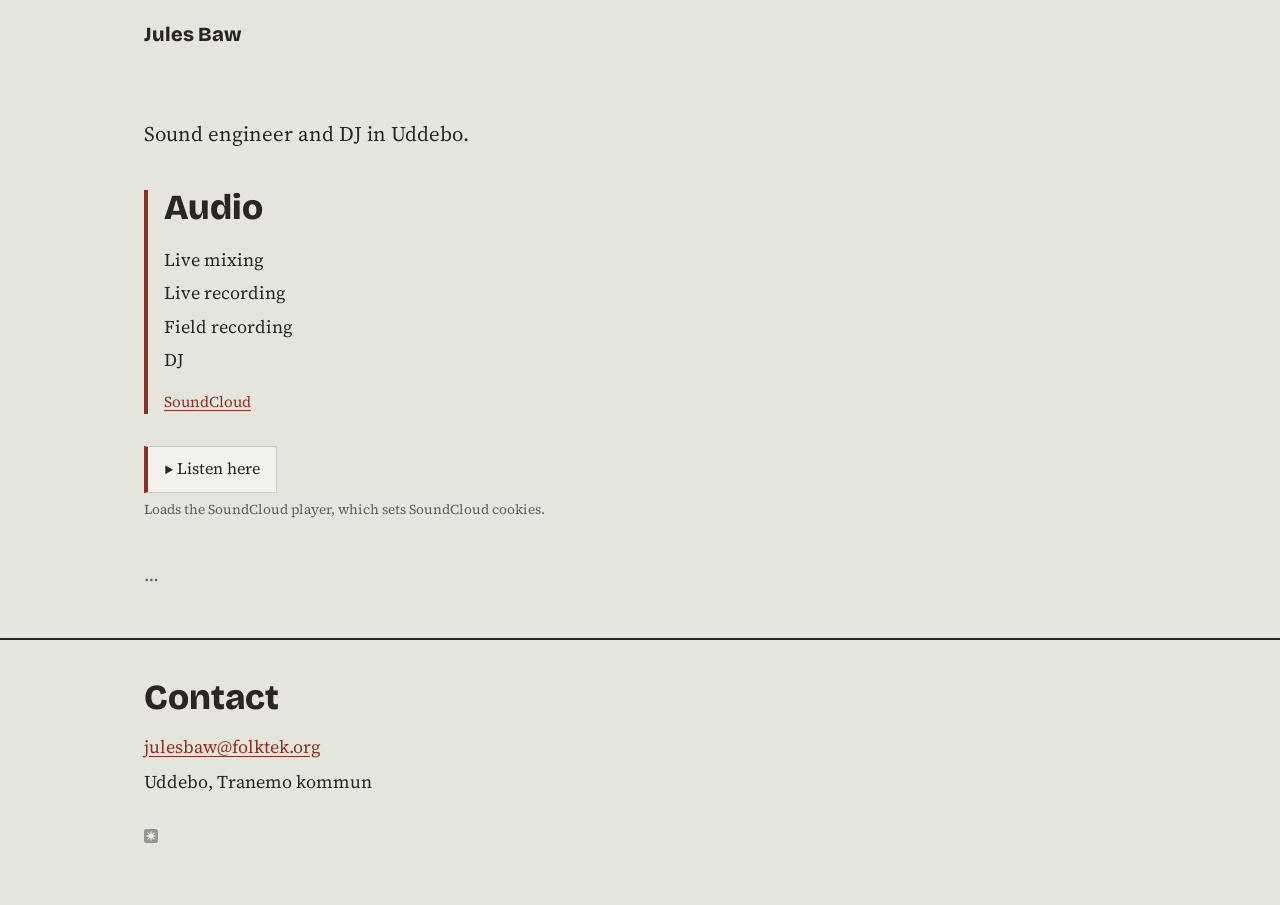
<file: jules/index.html>
<!doctype html>
<html lang="en">
<head>
<meta charset="utf-8">
<meta name="viewport" content="width=device-width, initial-scale=1">
<meta name="robots" content="noindex">
<link rel="icon" href="/favicon.ico" sizes="any">
<link rel="icon" href="/favicon.svg" type="image/svg+xml">
<link rel="apple-touch-icon" href="/apple-touch-icon.png">
<title>Jules Baw</title>
<meta name="description" content="Jules Baw, Uddebo. Live mixing, live recording, field recording and DJ.">
<link rel="preconnect" href="https://fonts.googleapis.com">
<link rel="preconnect" href="https://fonts.gstatic.com" crossorigin>
<link href="https://fonts.googleapis.com/css2?family=Bricolage+Grotesque:opsz,wght@12..96,400;12..96,800&family=Source+Serif+4:opsz,wght@8..60,400;8..60,600&display=swap" rel="stylesheet">
<link rel="stylesheet" href="/style.css">
</head>
<body>
<!-- the more you look, the more you see -->
<header>
  <div class="wrap">
    <h1>Jules Baw</h1>
  </div>
</header>

<main>
  <section id="audio">
    <div class="wrap">
      <div class="who">
        <p class="lead">Sound engineer and DJ in <a class="q" href="/julian/">Uddebo</a>.</p>
      </div>
      <div class="do" style="margin-top:2.5rem">
        <div>
          <h2>Audio</h2>
          <ul>
            <li>Live mixing</li>
            <li>Live recording</li>
            <li>Field recording</li>
            <li>DJ</li>
          </ul>
          <small><a href="https://soundcloud.com/jules-baw">SoundCloud</a></small>
        </div>
      </div>
      <div class="sc" id="sc">
        <button type="button" class="sc-play" id="sc-play">▶ Listen here</button>
        <p class="sc-note">Loads the SoundCloud player, which sets SoundCloud cookies.</p>
      </div>
      <details class="fold">
        <summary>…</summary>
        <p>The same <a class="q" href="/julian/">hands</a> build stoves and houses.</p>
      </details>
    </div>
  </section>
</main>

<footer id="contact">
  <div class="wrap">
    <h2>Contact</h2>
    <p><a href="mailto:julesbaw@folktek.org">julesbaw@folktek.org</a></p>
    <p>Uddebo, Tranemo kommun</p>
    <p class="door"><a href="/julian/" aria-label="Further in"><img src="/favicon.svg" width="14" height="14" alt=""></a></p>
  </div>
</footer>
<script>
  // Click-to-load: nothing loads from SoundCloud until someone presses play.
  document.getElementById("sc-play").addEventListener("click", function () {
    var src = "https://w.soundcloud.com/player/?url=" +
      encodeURIComponent("https://soundcloud.com/jules-baw") +
      "&color=%238e2f22&auto_play=true&show_user=true&show_reposts=false&visual=false";
    var f = document.createElement("iframe");
    f.src = src;
    f.width = "100%";
    f.height = "450";
    f.title = "Jules Baw on SoundCloud";
    f.setAttribute("allow", "autoplay");
    f.setAttribute("scrolling", "no");
    f.style.border = "0";
    var box = document.getElementById("sc");
    box.innerHTML = "";
    box.appendChild(f);
  });
</script>
</body>
</html>
</file>
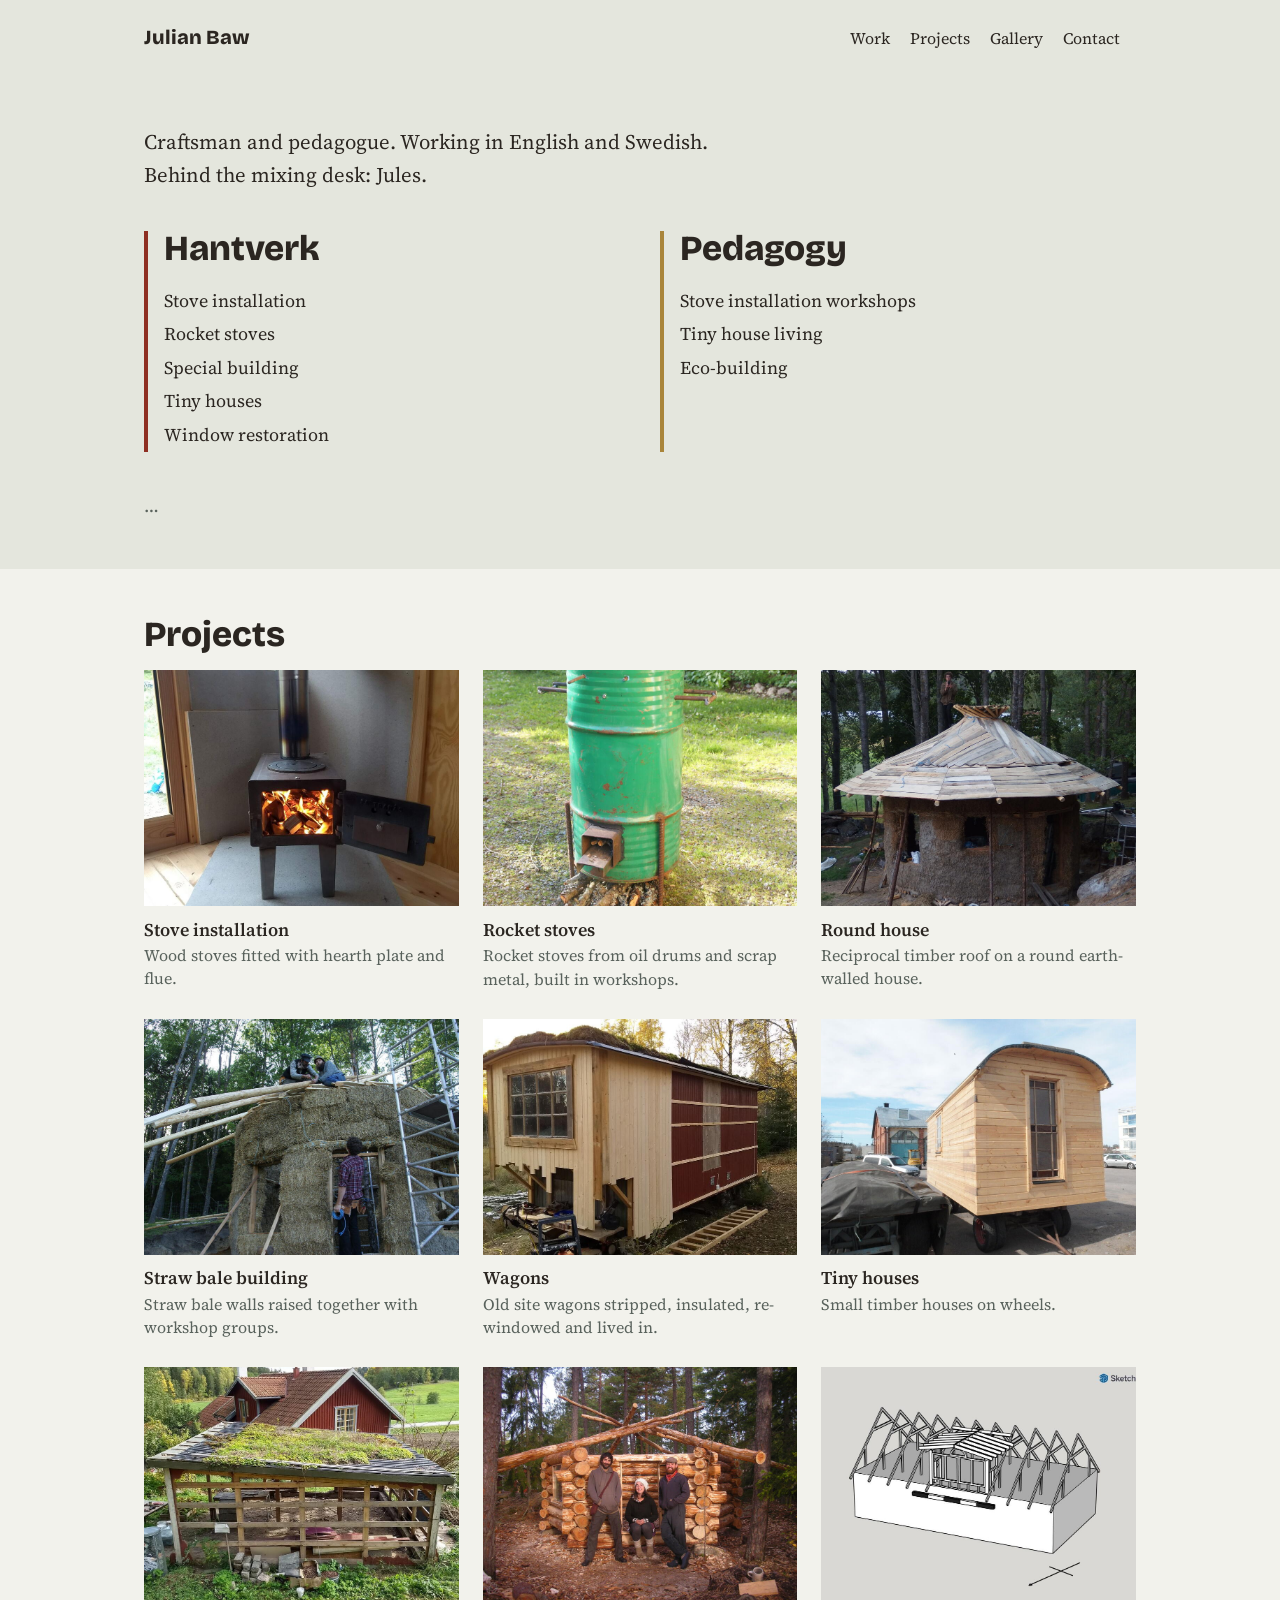
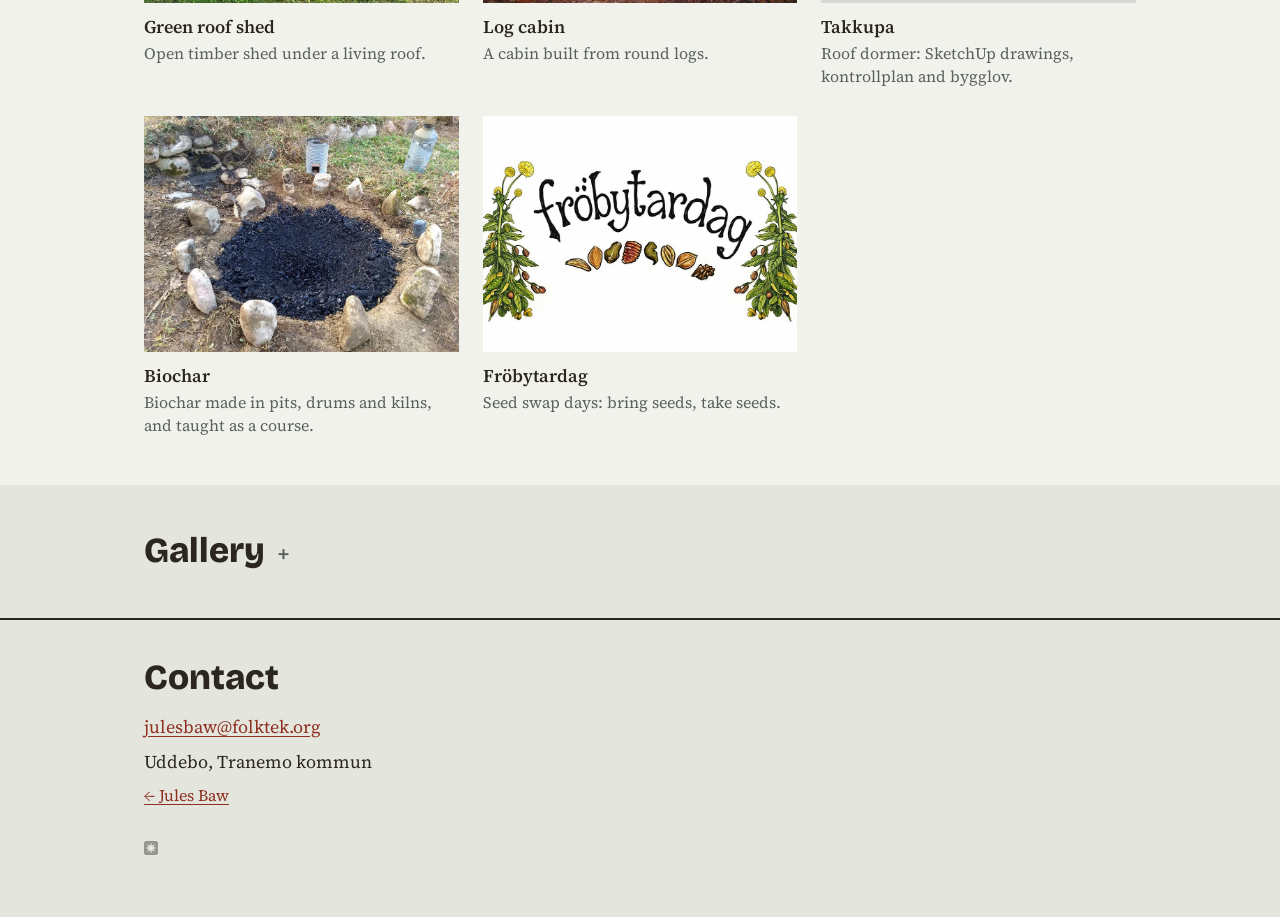
<file: julian/index.html>
<!doctype html>
<html lang="en">
<head>
<meta charset="utf-8">
<meta name="viewport" content="width=device-width, initial-scale=1">
<meta name="robots" content="noindex">
<link rel="icon" href="/favicon.ico" sizes="any">
<link rel="icon" href="/favicon.svg" type="image/svg+xml">
<link rel="apple-touch-icon" href="/apple-touch-icon.png">
<title>Julian Baw · Folktek</title>
<meta name="description" content="Julian Baw, Uddebo. Stove installation, rocket stoves, special building, tiny houses, window restoration, workshops.">
<link rel="preconnect" href="https://fonts.googleapis.com">
<link rel="preconnect" href="https://fonts.gstatic.com" crossorigin>
<link href="https://fonts.googleapis.com/css2?family=Bricolage+Grotesque:opsz,wght@12..96,400;12..96,800&family=Source+Serif+4:opsz,wght@8..60,400;8..60,600&display=swap" rel="stylesheet">
<link rel="stylesheet" href="/style.css">
</head>
<body>
<!-- the more you look, the more you see -->
<header>
  <div class="wrap">
    <h1>Julian Baw</h1>
    <nav aria-label="Main">
      <a href="#work">Work</a>
      <a href="#projects">Projects</a>
      <a href="#gallery">Gallery</a>
      <a href="#contact">Contact</a>
    </nav>
  </div>
</header>

<main>
  <section id="work">
    <div class="wrap">
      <div class="who">
        <p class="lead">Craftsman and pedagogue. Working in English and Swedish. Behind the mixing desk: <a class="q" href="/">Jules</a>.</p>
      </div>
      <div class="do" style="margin-top:2.5rem">
        <div>
          <h2>Hantverk</h2>
          <ul>
            <li>Stove installation</li>
            <li>Rocket stoves</li>
            <li>Special building</li>
            <li>Tiny houses</li>
            <li>Window restoration</li>
          </ul>
        </div>
        <div>
          <h2>Pedagogy</h2>
          <ul>
            <li>Stove installation workshops</li>
            <li>Tiny house living</li>
            <li>Eco-building</li>
          </ul>
        </div>
      </div>
      <details class="fold">
        <summary>…</summary>
        <p>All of it is <a class="q" href="/folktekologi/">technology</a>, in the old sense: technique and tool.</p>
      </details>
    </div>
  </section>

  <section class="work" id="projects">
    <div class="wrap">
      <h2>Projects</h2>
      <ul class="tiles">
        <li>
          <img src="/img/p/stove-installation.jpg" width="900" height="675" alt="Stove installation" loading="lazy">
          <strong>Stove installation</strong>
          <span>Wood stoves fitted with hearth plate and flue.</span>
        </li>
        <li>
          <img src="/img/p/rocket-stoves.jpg" width="900" height="675" alt="Rocket stoves" loading="lazy">
          <strong>Rocket stoves</strong>
          <span>Rocket stoves from oil drums and scrap metal, built in workshops.</span>
        </li>
        <li>
          <img src="/img/p/round-house.jpg" width="900" height="675" alt="Round house" loading="lazy">
          <strong>Round house</strong>
          <span>Reciprocal timber roof on a round earth-walled house.</span>
        </li>
        <li>
          <img src="/img/p/straw-bale.jpg" width="900" height="675" alt="Straw bale building" loading="lazy">
          <strong>Straw bale building</strong>
          <span>Straw bale walls raised together with workshop groups.</span>
        </li>
        <li>
          <img src="/img/p/wagons.jpg" width="900" height="675" alt="Wagons" loading="lazy">
          <strong>Wagons</strong>
          <span>Old site wagons stripped, insulated, re-windowed and lived in.</span>
        </li>
        <li>
          <img src="/img/p/tiny-houses.jpg" width="900" height="675" alt="Tiny houses" loading="lazy">
          <strong>Tiny houses</strong>
          <span>Small timber houses on wheels.</span>
        </li>
        <li>
          <img src="/img/p/green-roof.jpg" width="900" height="675" alt="Green roof shed" loading="lazy">
          <strong>Green roof shed</strong>
          <span>Open timber shed under a living roof.</span>
        </li>
        <li>
          <img src="/img/p/log-cabin.jpg" width="900" height="675" alt="Log cabin" loading="lazy">
          <strong>Log cabin</strong>
          <span>A cabin built from round logs.</span>
        </li>
        <li>
          <img src="/img/p/takkupa.jpg" width="900" height="675" alt="Takkupa" loading="lazy">
          <strong>Takkupa</strong>
          <span>Roof dormer: SketchUp drawings, kontrollplan and bygglov.</span>
        </li>
        <li>
          <img src="/img/p/biochar.jpg" width="900" height="675" alt="Biochar" loading="lazy">
          <strong>Biochar</strong>
          <span>Biochar made in pits, drums and kilns, and taught as a course.</span>
        </li>
        <li>
          <a href="/frobytardag/"><img src="/img/p/frobytardag.jpg" width="900" height="675" alt="Fröbytardag" loading="lazy">
          <strong>Fröbytardag</strong>
          <span>Seed swap days: bring seeds, take seeds.</span></a>
        </li>
      </ul>
    </div>
  </section>

  <section id="gallery">
    <div class="wrap">
      <details class="gal">
      <summary><h2>Gallery</h2></summary>
      <div class="grid">
        <a href="/img/g/01.jpg"><img src="/img/g/01-t.jpg" width="600" height="600" alt="Turf-roofed hobbit hut among nettles" loading="lazy"></a>
        <a href="/img/g/02.jpg"><img src="/img/g/02-t.jpg" width="600" height="600" alt="Small red shed on wheels with heart-shaped doors" loading="lazy"></a>
        <a href="/img/g/03.jpg"><img src="/img/g/03-t.jpg" width="600" height="600" alt="Windmill sculpture made from scrap" loading="lazy"></a>
        <a href="/img/g/04.jpg"><img src="/img/g/04-t.jpg" width="600" height="600" alt="Glass pyramid greenhouse" loading="lazy"></a>
        <a href="/img/g/05.jpg"><img src="/img/g/05-t.jpg" width="600" height="600" alt="Dome house with a glazed front" loading="lazy"></a>
        <a href="/img/g/06.jpg"><img src="/img/g/06-t.jpg" width="600" height="600" alt="A-frame shelter of rough boards" loading="lazy"></a>
        <a href="/img/g/07.jpg"><img src="/img/g/07-t.jpg" width="600" height="600" alt="Glass bottle wall panel" loading="lazy"></a>
        <a href="/img/g/08.jpg"><img src="/img/g/08-t.jpg" width="600" height="600" alt="Compost toilet on stilts with stairs" loading="lazy"></a>
        <a href="/img/g/09.jpg"><img src="/img/g/09-t.jpg" width="600" height="600" alt="Reciprocal roof seen from inside" loading="lazy"></a>
        <a href="/img/g/10.jpg"><img src="/img/g/10-t.jpg" width="600" height="600" alt="Kettle on a green barrel rocket stove" loading="lazy"></a>
        <a href="/img/g/11.jpg"><img src="/img/g/11-t.jpg" width="600" height="600" alt="Rocket stove from above" loading="lazy"></a>
        <a href="/img/g/12.jpg"><img src="/img/g/12-t.jpg" width="600" height="600" alt="Frying pan over a drum fire" loading="lazy"></a>
        <a href="/img/g/13.jpg"><img src="/img/g/13-t.jpg" width="600" height="600" alt="Glowing charcoal" loading="lazy"></a>
        <a href="/img/g/14.jpg"><img src="/img/g/14-t.jpg" width="600" height="600" alt="Stove seen from above, set in gravel" loading="lazy"></a>
        <a href="/img/g/15.jpg"><img src="/img/g/15-t.jpg" width="600" height="600" alt="Fire inside a drum stove" loading="lazy"></a>
        <a href="/img/g/16.jpg"><img src="/img/g/16-t.jpg" width="600" height="600" alt="Straw bale wall on a log foundation" loading="lazy"></a>
        <a href="/img/g/17.jpg"><img src="/img/g/17-t.jpg" width="600" height="600" alt="Hands joined in a circle" loading="lazy"></a>
        <a href="/img/g/18.jpg"><img src="/img/g/18-t.jpg" width="600" height="600" alt="Wooden blocks laid out in a circle" loading="lazy"></a>
        <a href="/img/g/19.jpg"><img src="/img/g/19-t.jpg" width="600" height="600" alt="Building a roof on a round house" loading="lazy"></a>
        <a href="/img/g/20.jpg"><img src="/img/g/20-t.jpg" width="600" height="600" alt="Wagon kitchen interior" loading="lazy"></a>
        <a href="/img/g/21.jpg"><img src="/img/g/21-t.jpg" width="600" height="600" alt="Wagon interior with tools on the wall" loading="lazy"></a>
        <a href="/img/g/22.jpg"><img src="/img/g/22-t.jpg" width="600" height="600" alt="Timber tiny house with round window" loading="lazy"></a>
        <a href="/img/g/23.jpg"><img src="/img/g/23-t.jpg" width="600" height="600" alt="Glazed workshop lit up at night" loading="lazy"></a>
        <a href="/img/g/24.jpg"><img src="/img/g/24-t.jpg" width="600" height="600" alt="Grey wagon home with a wooden door" loading="lazy"></a>
        <a href="/img/g/25.jpg"><img src="/img/g/25-t.jpg" width="600" height="600" alt="Turf-roofed earth cellar door" loading="lazy"></a>
        <a href="/img/g/26.jpg"><img src="/img/g/26-t.jpg" width="600" height="600" alt="Raising a log cabin roof" loading="lazy"></a>
        <a href="/img/g/27.jpg"><img src="/img/g/27-t.jpg" width="600" height="600" alt="Burning down a biochar pit" loading="lazy"></a>
        <a href="/img/g/28.jpg"><img src="/img/g/28-t.jpg" width="600" height="600" alt="Mixing by hand in buckets" loading="lazy"></a>
      </div>
      </details>
    </div>
  </section>
</main>

<footer id="contact">
  <div class="wrap">
    <h2>Contact</h2>
    <p><a href="mailto:julesbaw@folktek.org">julesbaw@folktek.org</a></p>
    <p>Uddebo, Tranemo kommun</p>
    <p class="back"><a href="/">← Jules Baw</a></p>
    <p class="door"><a href="/folktekologi/" aria-label="Further in"><img src="/favicon.svg" width="14" height="14" alt=""></a></p>
  </div>
</footer>
<script>
  // Open a collapsed gallery when a link points at it (e.g. #gallery).
  function openFromHash() {
    var t = location.hash && document.getElementById(location.hash.slice(1));
    if (!t) return;
    var d = t.matches("details") ? t : t.querySelector("details.gal");
    if (d) { d.open = true; t.scrollIntoView(); }
  }
  window.addEventListener("hashchange", openFromHash);
  openFromHash();
</script>
</body>
</html>
</file>
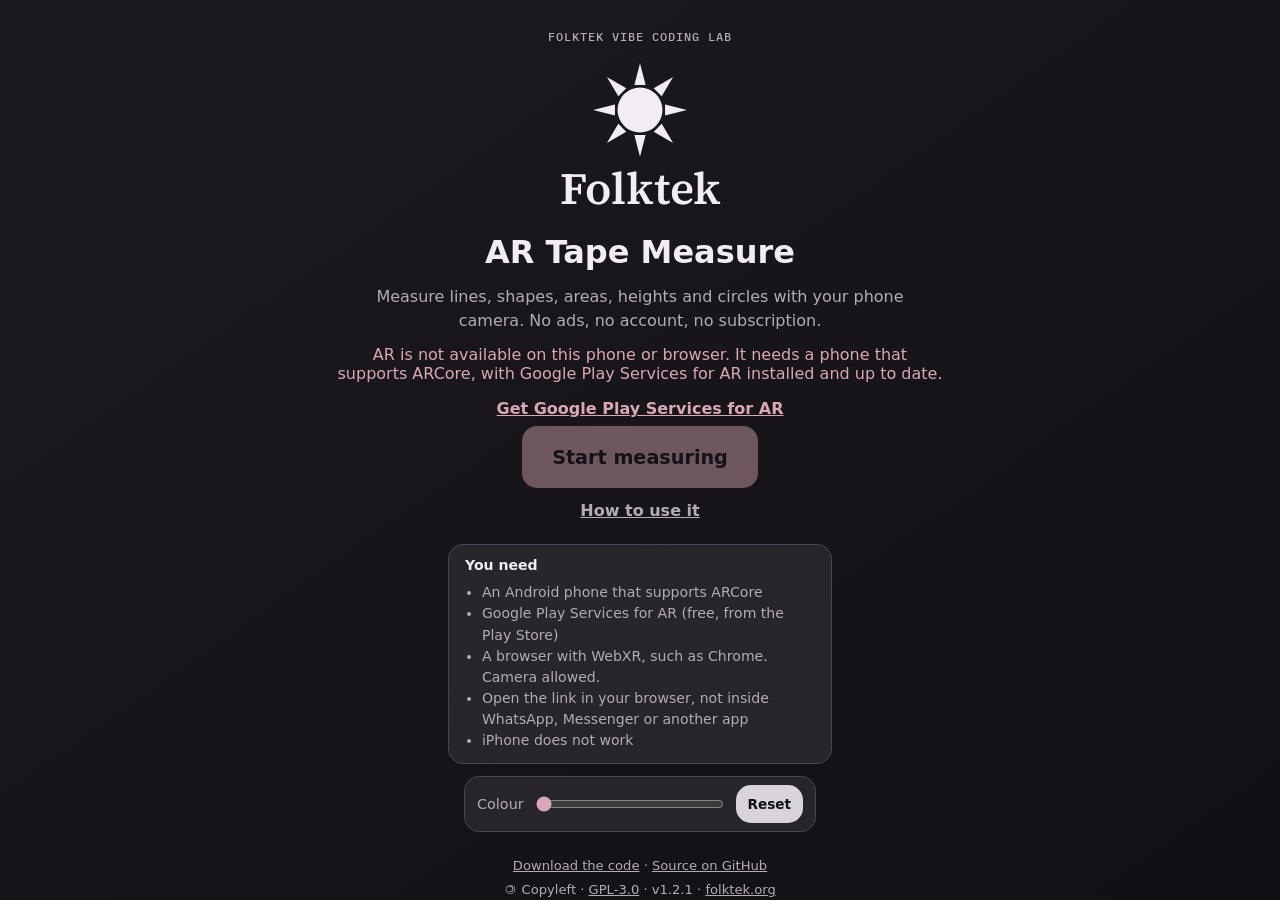
<file: measure/index.html>
<!doctype html>
<!--
Made by:  Claude
Model:    Claude Opus 5.5
Version:  v1.2.1
Created:  2026-11-20 CET (Europe/Stockholm, UTC+1)
About:    AR Tape Measure — WebXR measuring tool for Android phones with ARCore (Chrome-based browsers): lines, shapes and areas,
          flat planes, volume, height and circles. Part of the Folktek Vibe Coding Lab,
          live at folktek.org/measure. Copyleft: GPL-3.0-or-later (see LICENSE).
Prompt:   Review and fix the AR tape measure proposal, publish it so it runs on a Pixel, make the buttons pink,
          add version tags, export to VIBE/V, remove all orange, grey-pink palette with a hue slider,
          simple A-to-B line by default, advanced tools in a More tray, icon buttons, info overlay,
          Folktek logo, link, eyebrow, code download and copyleft on the start screen.
          v1.2.1: requirements note on the start screen, clear messages when AR cannot start,
          Play Store link for Google Play Services for AR.

Changelog:
  v1.2.1 (2026-11-20) Start screen now lists what you need (ARCore phone, Google Play Services for AR,
                      camera allowed, a browser with WebXR such as Chrome or Brave, not inside a messaging app).
                      Clear plain messages when AR cannot start: link opened inside another app,
                      browser without WebXR, AR not available, or the AR session failed.
                      Play Store link for Google Play Services for AR shown with those messages.
  v1.2.0 (2026-11-20) Line tool is the default: two taps = one A-to-B measurement, next tap starts a new line.
                      More tray with tools: Shape (close, area), Flatten (lines points up on one plane and
                      shows a see-through surface), Volume (shape area x measured height, drawn as a box),
                      Height, Circle (3 points on the edge: diameter, circumference, area).
                      Icon buttons, info (i) overlay explaining every button, Undo works across tools.
                      Start screen: FOLKTEK VIBE CODING LAB eyebrow, Folktek sun logo + name linking to
                      folktek.org, download-the-code zip, GitHub source link, copyleft GPL-3.0.
                      Fonts (IBM Plex Mono, Source Serif 4, OFL) bundled for offline use.
  v1.1.0 (2026-11-20) New grey-pink palette (black, grey, dusty pink, soft purple, plum).
                      Hue slider + Reset on the start screen: shifts the colours for people who like
                      other colours; greys stay; saved on the phone. Default stays grey-pink.
  v1.0.2 (2026-11-20) No orange or peach: height mode, height line and label now hot pink (#ff5fb0),
                      Clear all red (#ff4d6d), status text yellow.
  v1.0.1 (2026-11-19) Buttons pink (#ff9ecf) instead of yellow.
  v1.0.0 (2026-11-19) Reviewed and fixed version first published at folktek.org/measure:
                      shared reference space for hits and camera, height mode base point + lock,
                      reset on re-entering AR, auto-fitting labels, three.js bundled locally,
                      app manifest, icons and offline support.
-->
<html lang="en">
<head>
<meta charset="utf-8">
<meta name="viewport" content="width=device-width,initial-scale=1,maximum-scale=1,user-scalable=no,viewport-fit=cover">
<meta name="theme-color" content="#121014">
<title>AR Tape Measure</title>
<link rel="manifest" href="manifest.webmanifest">
<link rel="icon" href="icon-192.png">
<style>
  @font-face { font-family:"IBM Plex Mono"; font-weight:500; font-display:swap; src:url(fonts/ibm-plex-mono-latin-500-normal.woff2) format("woff2"); }
  @font-face { font-family:"Source Serif 4"; font-weight:600; font-display:swap; src:url(fonts/source-serif-4-latin-600-normal.woff2) format("woff2"); }
  :root { color-scheme: dark; --bg:#121014; --panel:rgba(42,39,45,.92); --tray:#36323a; --line:#4a4550; --grey:#d9d4da; --muted:#b3acb6; --text:#f1edf2;
    --accent:#d8a7b8; --height:#b9849a; --ring:#9b8ac4; --danger:#8a5a7a; }
  * { box-sizing:border-box; }
  html,body { margin:0; width:100%; height:100%; overflow:hidden; background:var(--bg); color:var(--text);
    font-family:system-ui,-apple-system,Segoe UI,Roboto,sans-serif; touch-action: manipulation; }
  a { color:var(--accent); }
  #app { position:fixed; inset:0; }
  button { border:0; border-radius:15px; min-height:50px; padding:10px 16px; font:700 1rem system-ui;
    color:#121014; background:var(--accent); cursor:pointer; }
  button:disabled { opacity:.4; }
  svg.i { width:26px; height:26px; fill:none; stroke:currentColor; stroke-width:2; stroke-linecap:round; stroke-linejoin:round; display:block; margin:auto; }

  /* Start screen */
  #start { position:absolute; inset:0; display:flex; flex-direction:column; align-items:center; text-align:center;
    padding:calc(28px + env(safe-area-inset-top,0px)) 24px calc(24px + env(safe-area-inset-bottom,0px));
    background:linear-gradient(145deg,#1d1920,var(--bg)); z-index:5; overflow:auto; }
  #start > * { flex-shrink:0; }
  .eyebrow { font-family:"IBM Plex Mono",ui-monospace,monospace; font-weight:500; font-size:.78rem; letter-spacing:.08em;
    text-transform:uppercase; color:var(--muted); margin:auto 0 18px; }
  .brand { display:flex; flex-direction:column; align-items:center; gap:6px; margin-bottom:20px; text-decoration:none; color:var(--text); }
  .brand svg { width:clamp(4.2rem,20vw,6rem); height:auto; }
  .brand .name { font-family:"Source Serif 4",Georgia,serif; font-weight:600; font-size:clamp(2.1rem,9vw,2.8rem); line-height:1.1; }
  #start h1 { font-size:clamp(1.4rem,6vw,2rem); margin:0 0 8px; }
  #start p { max-width:34rem; line-height:1.5; color:var(--muted); margin:6px 0; }
  #status { color:var(--accent); min-height:3em; max-width:38rem; white-space:pre-wrap; margin:6px 0; }
  #arLink { display:none; color:var(--accent); font-weight:600; margin:0 0 8px; }
  #arLink.show { display:inline-block; }
  #startBtn:disabled { opacity:.45; }
  #needs { max-width:24rem; text-align:left; background:var(--panel); border:1px solid var(--line); border-radius:15px;
    padding:10px 16px; margin-top:12px; font-size:.88rem; color:var(--muted); line-height:1.5; }
  #needs strong { color:var(--text); }
  #needs ul { margin:6px 0 2px; padding-left:1.2em; }
  #startBtn { font-size:1.2rem; min-height:62px; padding:14px 30px; }
  .linkBtn { background:none; color:var(--muted); text-decoration:underline; min-height:44px; font-weight:600; }
  #hue { display:flex; align-items:center; gap:10px; margin-top:12px; width:min(100%,22rem); background:var(--panel);
    border:1px solid var(--line); border-radius:15px; padding:8px 12px; }
  #hue label { color:var(--muted); font-size:.9rem; }
  #hueSlider { flex:1; accent-color:var(--accent); height:28px; }
  #hueReset { min-height:38px; padding:6px 12px; font-size:.85rem; background:var(--grey); }
  footer { margin-top:auto; padding-top:22px; font-size:.82rem; color:var(--muted); line-height:1.8; }
  footer a { color:var(--muted); }
  .cl { display:inline-block; transform:scaleX(-1); }

  /* AR overlay */
  #overlay { position:absolute; inset:0; pointer-events:none; display:none; }
  .top { position:absolute; top:calc(12px + env(safe-area-inset-top,0px)); left:12px; right:12px; display:flex;
    justify-content:space-between; align-items:flex-start; gap:8px; }
  #hint { background:var(--panel); border-radius:12px; padding:10px 13px; font-weight:650; font-size:.95rem; }
  .topBtns { display:flex; gap:8px; flex-shrink:0; }
  #overlay button { pointer-events:auto; }
  #bottom { position:absolute; left:10px; right:10px; bottom:calc(10px + env(safe-area-inset-bottom,0px));
    background:var(--panel); border:1px solid var(--line); border-radius:18px; padding:10px; }
  .stats { display:grid; grid-template-columns:repeat(3,1fr); gap:6px; text-align:center; }
  .stat { min-width:0; }
  .stat small { display:block; color:var(--muted); font-size:.75rem; margin-bottom:2px; min-height:1em; }
  .stat strong { display:block; font-size:clamp(.95rem,4.3vw,1.25rem); overflow-wrap:anywhere; }
  .row { display:flex; gap:8px; margin-top:10px; }
  .row button { flex:1; padding:8px; }
  .grey { background:var(--grey); }
  .ib { min-width:50px; }
  #addBtn { flex:1.6; }
  #addBtn svg { width:32px; height:32px; stroke-width:2.6; }
  #clearBtn { background:var(--danger); color:var(--text); }
  #moreBtn.on { background:var(--ring); }
  #tray { display:none; margin-top:10px; background:var(--tray); border-radius:15px; padding:8px; }
  #tray.open { display:block; }
  #tray .row:first-child { margin-top:0; }
  .tool { background:var(--grey); }
  .tool.active { background:var(--accent); }
  .act { background:var(--ring); }
  #actions { display:none; }
  #actions.show { display:flex; }
  #unitBtn { background:var(--grey); }
  @media (orientation:landscape) {
    #bottom { left:auto; width:min(400px,46vw); top:70px; bottom:10px; overflow:auto; }
  }

  /* Info overlay */
  #info { position:absolute; inset:0; z-index:10; display:none; background:rgba(18,16,20,.94); pointer-events:auto;
    overflow:auto; padding:calc(18px + env(safe-area-inset-top,0px)) 16px calc(18px + env(safe-area-inset-bottom,0px)); }
  #info.open { display:block; }
  #info .card { max-width:34rem; margin:0 auto; background:#1d1a20; border:1px solid var(--line); border-radius:18px; padding:16px; line-height:1.45; }
  #info h2 { margin:0 0 6px; font-size:1.3rem; }
  #info h3 { margin:16px 0 4px; font-size:.8rem; font-family:"IBM Plex Mono",ui-monospace,monospace; font-weight:500;
    letter-spacing:.08em; text-transform:uppercase; color:var(--muted); }
  #info .it { display:flex; gap:12px; align-items:flex-start; margin:9px 0; }
  #info .ic { flex:0 0 40px; height:40px; border-radius:11px; background:var(--grey); color:#121014; display:flex; align-items:center; justify-content:center; }
  #info .ic.p { background:var(--accent); } #info .ic.r { background:var(--ring); } #info .ic.d { background:var(--danger); color:var(--text); }
  #info .ic svg { width:22px; height:22px; }
  #info b { color:var(--text); }
  #info .tx { color:#ddd6de; font-size:.95rem; }
  #info .closeInfo { width:100%; margin-top:16px; }
</style>
</head>
<body>
<!-- Icon set: simple line icons, drawn here so they look the same on every phone. -->
<svg width="0" height="0" style="position:absolute" aria-hidden="true">
  <symbol id="i-plus" viewBox="0 0 24 24"><path d="M12 5v14M5 12h14"/></symbol>
  <symbol id="i-undo" viewBox="0 0 24 24"><path d="M9 14 4 9l5-5"/><path d="M4 9h11a5 5 0 0 1 0 10h-3"/></symbol>
  <symbol id="i-trash" viewBox="0 0 24 24"><path d="M4 7h16M10 11v6M14 11v6M6 7l1 13h10l1-13M9 7V4h6v3"/></symbol>
  <symbol id="i-more" viewBox="0 0 24 24"><circle cx="5.5" cy="12" r="1.6" fill="currentColor"/><circle cx="12" cy="12" r="1.6" fill="currentColor"/><circle cx="18.5" cy="12" r="1.6" fill="currentColor"/></symbol>
  <symbol id="i-line" viewBox="0 0 24 24"><circle cx="5" cy="19" r="2"/><circle cx="19" cy="5" r="2"/><path d="M6.5 17.5 17.5 6.5"/></symbol>
  <symbol id="i-shape" viewBox="0 0 24 24"><path d="M12 3l9 7-3.5 10h-11L3 10z"/></symbol>
  <symbol id="i-height" viewBox="0 0 24 24"><path d="M12 4v14M8 8l4-4 4 4M5 21h14"/></symbol>
  <symbol id="i-circle" viewBox="0 0 24 24"><circle cx="12" cy="12" r="8"/><path d="M4 12h16" stroke-dasharray="2 2"/></symbol>
  <symbol id="i-close" viewBox="0 0 24 24"><path d="M6.5 20 3 10l9-7 9 7-3.5 10"/><path d="M17.5 20h-11" stroke-dasharray="2 2.2"/></symbol>
  <symbol id="i-flat" viewBox="0 0 24 24"><path d="M3 17 8 7h13l-5 10z"/></symbol>
  <symbol id="i-cube" viewBox="0 0 24 24"><path d="M12 3l8 4.5v9L12 21l-8-4.5v-9z"/><path d="M4 7.5 12 12l8-4.5M12 12v9"/></symbol>
  <symbol id="i-info" viewBox="0 0 24 24"><circle cx="12" cy="12" r="9"/><path d="M12 11v6"/><circle cx="12" cy="7.6" r="1" fill="currentColor" stroke="none"/></symbol>
</svg>

<div id="app">
  <section id="start">
    <div class="eyebrow">Folktek Vibe Coding Lab</div>
    <a class="brand" href="https://folktek.org" aria-label="Folktek — folktek.org">
      <svg viewBox="-205 -205 410 410" aria-hidden="true"><circle r="96" fill="currentColor"/><path fill="currentColor" d="M0.0,-200.0 24.0,-107.0 -24.0,-107.0ZM141.4,-141.4 92.6,-58.7 58.7,-92.6ZM200.0,-0.0 107.0,24.0 107.0,-24.0ZM141.4,141.4 58.7,92.6 92.6,58.7ZM0.0,200.0 -24.0,107.0 24.0,107.0ZM-141.4,141.4 -92.6,58.7 -58.7,92.6ZM-200.0,0.0 -107.0,-24.0 -107.0,24.0ZM-141.4,-141.4 -58.7,-92.6 -92.6,-58.7Z"/></svg>
      <span class="name">Folktek</span>
    </a>
    <h1>AR Tape Measure</h1>
    <p>Measure lines, shapes, areas, heights and circles with your phone camera. No ads, no account, no subscription.</p>
    <div id="status">Checking WebXR support…</div>
    <a id="arLink" href="https://play.google.com/store/apps/details?id=com.google.ar.core" target="_blank" rel="noopener">Get Google Play Services for AR</a>
    <button id="startBtn" disabled>Start measuring</button>
    <button class="linkBtn openInfo" type="button">How to use it</button>
    <div id="needs">
      <strong>You need</strong>
      <ul>
        <li>An Android phone that supports ARCore</li>
        <li>Google Play Services for AR (free, from the Play Store)</li>
        <li>A browser with WebXR, such as Chrome. Camera allowed.</li>
        <li>Open the link in your browser, not inside WhatsApp, Messenger or another app</li>
        <li>iPhone does not work</li>
      </ul>
    </div>
    <div id="hue">
      <label for="hueSlider">Colour</label>
      <input id="hueSlider" type="range" min="0" max="359" step="1" value="0" aria-label="Shift the app colours">
      <button id="hueReset" type="button">Reset</button>
    </div>
    <footer>
      <a href="ar-tape-measure-v1.2.1.zip" download>Download the code</a> ·
      <a href="https://github.com/folktek111/folktek111.github.io/tree/main/measure">Source on GitHub</a><br>
      <span class="cl">©</span> Copyleft · <a href="LICENSE">GPL-3.0</a> · v1.2.1 · <a href="https://folktek.org">folktek.org</a>
    </footer>
  </section>

  <div id="overlay">
    <div class="top">
      <div id="hint">Sweep the phone slowly over the floor</div>
      <div class="topBtns">
        <button class="grey ib openInfo" aria-label="What the buttons do"><svg class="i"><use href="#i-info"/></svg></button>
        <button id="exitBtn" class="grey">Exit</button>
      </div>
    </div>
    <div id="bottom">
      <div class="stats">
        <div class="stat"><small id="l0">Line</small><strong id="v0">—</strong></div>
        <div class="stat"><small id="l1">Total</small><strong id="v1">—</strong></div>
        <div class="stat"><small id="l2">Lines</small><strong id="v2">—</strong></div>
      </div>
      <div class="row">
        <button id="addBtn" aria-label="Add point"><svg class="i"><use href="#i-plus"/></svg></button>
        <button id="undoBtn" class="grey ib" aria-label="Undo"><svg class="i"><use href="#i-undo"/></svg></button>
        <button id="clearBtn" class="ib" aria-label="Clear all"><svg class="i"><use href="#i-trash"/></svg></button>
        <button id="moreBtn" class="grey ib" aria-label="More tools"><svg class="i"><use href="#i-more"/></svg></button>
      </div>
      <div id="tray">
        <div class="row">
          <button class="tool active" data-tool="line" aria-label="Line tool"><svg class="i"><use href="#i-line"/></svg></button>
          <button class="tool" data-tool="shape" aria-label="Shape tool"><svg class="i"><use href="#i-shape"/></svg></button>
          <button class="tool" data-tool="height" aria-label="Height tool"><svg class="i"><use href="#i-height"/></svg></button>
          <button class="tool" data-tool="circle" aria-label="Circle tool"><svg class="i"><use href="#i-circle"/></svg></button>
        </div>
        <div class="row" id="actions">
          <button id="closeBtn" class="act" aria-label="Close shape" disabled><svg class="i"><use href="#i-close"/></svg></button>
          <button id="flatBtn" class="act" aria-label="Flatten to a plane" disabled><svg class="i"><use href="#i-flat"/></svg></button>
          <button id="volBtn" class="act" aria-label="Volume" disabled><svg class="i"><use href="#i-cube"/></svg></button>
        </div>
        <div class="row"><button id="unitBtn">Units: m / cm</button></div>
      </div>
    </div>
  </div>

  <div id="info" role="dialog" aria-label="What the buttons do">
    <div class="card">
      <h2>How to use it</h2>
      <div class="tx">Sweep the phone slowly over the floor until a ring appears. Points land where the ring is. Textured surfaces work best; plain white floors, walls and glass are hard for the phone to see.</div>
      <h3>Main buttons</h3>
      <div class="it"><div class="ic p"><svg class="i"><use href="#i-plus"/></svg></div><div class="tx"><b>Add point.</b> Puts a point where the ring is.</div></div>
      <div class="it"><div class="ic"><svg class="i"><use href="#i-undo"/></svg></div><div class="tx"><b>Undo.</b> Takes back the last thing you did.</div></div>
      <div class="it"><div class="ic d"><svg class="i"><use href="#i-trash"/></svg></div><div class="tx"><b>Clear all.</b> Removes everything and starts over.</div></div>
      <div class="it"><div class="ic"><svg class="i"><use href="#i-more"/></svg></div><div class="tx"><b>More.</b> Opens the tools below and the units.</div></div>
      <h3>Tools (in More)</h3>
      <div class="it"><div class="ic p"><svg class="i"><use href="#i-line"/></svg></div><div class="tx"><b>Line</b> (the default). Two taps make one A-to-B measurement. The next tap starts a new line.</div></div>
      <div class="it"><div class="ic"><svg class="i"><use href="#i-shape"/></svg></div><div class="tx"><b>Shape.</b> Tap the corners one after another. The lines join up in a chain.</div></div>
      <div class="it"><div class="ic"><svg class="i"><use href="#i-height"/></svg></div><div class="tx"><b>Height.</b> For the top of something that is up in the air, like a door frame or a ceiling edge. Tap ＋ on the floor right below it, aim the phone at the top, tap ＋ to lock. Tap ＋ again to measure again.</div></div>
      <div class="it"><div class="ic"><svg class="i"><use href="#i-circle"/></svg></div><div class="tx"><b>Circle.</b> Tap 3 points on the edge of something round. You get the diameter, the distance around, and the area.</div></div>
      <h3>Shape buttons</h3>
      <div class="it"><div class="ic r"><svg class="i"><use href="#i-close"/></svg></div><div class="tx"><b>Close shape.</b> After 3 or more corners: joins the last corner back to the first. Area shows the m² inside.</div></div>
      <div class="it"><div class="ic r"><svg class="i"><use href="#i-flat"/></svg></div><div class="tx"><b>Flatten.</b> Lines all the corners up on one flat plane (a floor, a wall) and shows it as a see-through surface. Undo puts them back.</div></div>
      <div class="it"><div class="ic r"><svg class="i"><use href="#i-cube"/></svg></div><div class="tx"><b>Volume.</b> Closed shape area × the last height you measured, in m³. Drawn as a box. Measure a height first with the Height tool.</div></div>
      <div class="it"><div class="ic"><b style="color:#121014;font-size:.8rem">m</b></div><div class="tx"><b>Units.</b> Switches between m / cm and mm.</div></div>
      <div class="tx" style="margin-top:12px">Move slowly and keep the phone steady for the best results.</div>
      <button class="closeInfo" id="closeInfo">Close</button>
    </div>
  </div>
</div>

<!-- Three.js (MIT licence) is bundled in ./vendor so the app does not depend on a CDN. -->
<script type="module">
import * as THREE from './vendor/three.module.js';

const $ = id => document.getElementById(id);
const start = $('start'), startBtn = $('startBtn'), status = $('status');
const overlay = $('overlay'), hint = $('hint'), info = $('info'), tray = $('tray');
const L = [$('l0'), $('l1'), $('l2')], V = [$('v0'), $('v1'), $('v2')];
const closeBtn = $('closeBtn'), flatBtn = $('flatBtn'), volBtn = $('volBtn'), unitBtn = $('unitBtn');

let renderer, scene, camera, session, hitSource, localSpace, viewerSpace;
let reticle, previewLine, previewLabel;
let currentHit = null, currentViewerPose = null, millimetres = false, hintHoldUntil = 0;
let tool = 'line';
let undoStack = [];
const labels = new Set();          // every measurement label, so units can redraw them

// Line tool
let lineStart = null;              // {position, marker}
let lines = [];                    // {a, b, objs}
// Shape tool
let shape = { points: [], segs: [], closed: false, flat: null, plane: null, volume: null };
// Height tool
let heightBase = null, heightLine = null, heightLabel = null, heightLocked = false, lastHeight = NaN;
// Circle tool
let circlePts = [];                // pending {position, marker}
let circles = [];                  // {d, objs}

// Base palette (grey-pink). The hue slider rotates only these coloured entries; greys stay as they are.
const BASE = { accent:'#d8a7b8', height:'#b9849a', ring:'#9b8ac4', danger:'#8a5a7a' };
const C = { ...BASE };
const mat = {
  line:    new THREE.LineBasicMaterial({ color: C.accent, depthTest: false }),
  preview: new THREE.LineBasicMaterial({ color: C.ring, depthTest: false }),
  height:  new THREE.LineBasicMaterial({ color: C.height, depthTest: false }),
  circle:  new THREE.LineBasicMaterial({ color: C.accent, depthTest: false }),
  volume:  new THREE.LineBasicMaterial({ color: C.ring, depthTest: false }),
  marker:  new THREE.MeshBasicMaterial({ color: C.accent, depthTest: false }),
  ring:    new THREE.MeshBasicMaterial({ color: C.ring, side: THREE.DoubleSide, depthTest: false }),
  plane:   new THREE.MeshBasicMaterial({ color: C.ring, side: THREE.DoubleSide, transparent: true, opacity: .28, depthTest: false, depthWrite: false })
};
const markerGeometry = new THREE.SphereGeometry(0.02, 16, 12);
const UP = new THREE.Vector3(0, 1, 0);

function setStatus(message, showLink = false) { status.textContent = message; $('arLink').classList.toggle('show', showLink); }
function setHint(text, holdMs = 0) {
  const now = performance.now();
  if (!holdMs && now < hintHoldUntil) return;
  if (holdMs) hintHoldUntil = now + holdMs;
  if (hint.textContent !== text) hint.textContent = text;
}

async function checkSupport() {
  const ua = navigator.userAgent || '';
  if (/FBAN|FBAV|FB_IAB|Instagram|Snapchat|TikTok|MicroMessenger|Line\/|; wv\)/i.test(ua)) {
    setStatus('This link is open inside another app. Open it in your browser instead (Chrome, Brave): use the menu in the corner and choose "Open in browser".'); return;
  }
  if (!window.isSecureContext) { setStatus('WebXR needs a secure HTTPS page. Open this page from its https:// address.'); return; }
  if (!navigator.xr) { setStatus('This browser has no WebXR, so AR cannot start. Try Chrome on an Android phone. iPhones do not work.'); return; }
  try {
    const supported = await navigator.xr.isSessionSupported('immersive-ar');
    if (!supported) { setStatus('AR is not available on this phone or browser. It needs a phone that supports ARCore, with Google Play Services for AR installed and up to date.', true); return; }
    setStatus('AR is available. Ready to measure.');
    startBtn.disabled = false;
  } catch (error) { setStatus('Could not check AR support: ' + error.message, true); }
}
checkSupport();

/* ---------- formatting ---------- */
function fmt(m) {
  if (!Number.isFinite(m)) return '—';
  if (millimetres) return `${(m * 1000).toFixed(0)} mm`;
  return `${m.toFixed(2)} m / ${(m * 100).toFixed(0)} cm`;
}
function fmtArea(a) {
  if (!Number.isFinite(a)) return '—';
  return millimetres ? `${(a * 1e6).toFixed(0)} mm²` : `${a.toFixed(2)} m²`;
}
function fmtVol(v) {
  if (!Number.isFinite(v)) return '—';
  return millimetres ? `${(v * 1e9).toExponential(2)} mm³` : `${v.toFixed(2)} m³`;
}
function labelText(kind, value) {
  if (kind === 'dia') return 'Ø ' + fmt(value);
  if (kind === 'area') return fmtArea(value);
  if (kind === 'vol') return fmtVol(value);
  return fmt(value);
}

/* ---------- 3D helpers ---------- */
function drawLabel(canvas, text, color) {
  const ctx = canvas.getContext('2d');
  ctx.clearRect(0, 0, 512, 128);
  ctx.fillStyle = 'rgba(18,16,20,.86)';
  ctx.beginPath(); ctx.roundRect(8, 8, 496, 112, 24); ctx.fill();
  let size = 54;
  do { ctx.font = `bold ${size}px system-ui`; size -= 2; } while (ctx.measureText(text).width > 460 && size > 20);
  ctx.fillStyle = color; ctx.textAlign = 'center'; ctx.textBaseline = 'middle';
  ctx.fillText(text, 256, 66);
}
function makeLabel(text = '', color = '#ffffff') {
  const canvas = document.createElement('canvas');
  canvas.width = 512; canvas.height = 128;
  drawLabel(canvas, text, color);
  const sprite = new THREE.Sprite(new THREE.SpriteMaterial({ map: new THREE.CanvasTexture(canvas), depthTest: false }));
  sprite.scale.set(0.3, 0.075, 1);
  sprite.renderOrder = 30;
  sprite.userData = { text, color };
  return sprite;
}
function updateLabel(sprite, text, color = sprite.userData.color) {
  if (sprite.userData.text === text && sprite.userData.color === color) return;
  sprite.userData.text = text; sprite.userData.color = color;
  drawLabel(sprite.material.map.image, text, color);
  sprite.material.map.needsUpdate = true;
}
// A measurement label remembers what it shows, so it can be redrawn when the units change.
function measureLabel(kind, value, pos, color = '#ffffff') {
  const s = makeLabel(labelText(kind, value), color);
  s.userData.kind = kind; s.userData.value = value;
  s.position.copy(pos); scene.add(s); labels.add(s);
  return s;
}
function makeLine(points, material, Kind = THREE.Line) {
  const line = new Kind(new THREE.BufferGeometry().setFromPoints(points.map(p => p.clone())), material);
  line.renderOrder = 10;
  return line;
}
function setLine(line, a, b) {
  const pos = line.geometry.attributes.position;
  pos.setXYZ(0, a.x, a.y, a.z); pos.setXYZ(1, b.x, b.y, b.z);
  pos.needsUpdate = true; line.geometry.computeBoundingSphere();
}
function addMarker(position) {
  const mesh = new THREE.Mesh(markerGeometry, mat.marker);
  mesh.position.copy(position); mesh.renderOrder = 15; scene.add(mesh);
  return mesh;
}
// Remove any mix of lines, meshes, markers and labels from the scene and free their memory.
function removeObjs(objs) {
  for (const o of objs) {
    if (!o) continue;
    scene?.remove(o);
    if (o.isSprite) { labels.delete(o); o.material.map.dispose(); o.material.dispose(); }
    else if (o.geometry && o.geometry !== markerGeometry) o.geometry.dispose();
  }
}
function distance(a, b) { return a.distanceTo(b); }
function midpoint(a, b, lift) { return a.clone().add(b).multiplyScalar(0.5).addScaledVector(UP, lift); }

function initScene() {
  scene = new THREE.Scene();
  camera = new THREE.PerspectiveCamera();
  renderer = new THREE.WebGLRenderer({ alpha: true, antialias: true });
  renderer.setPixelRatio(Math.min(devicePixelRatio, 2));
  renderer.setSize(innerWidth, innerHeight);
  renderer.xr.enabled = true;
  renderer.xr.setReferenceSpaceType('local');
  renderer.setClearColor(0x000000, 0);
  Object.assign(renderer.domElement.style, { position: 'absolute', inset: '0', width: '100%', height: '100%', pointerEvents: 'none' });
  $('app').appendChild(renderer.domElement);

  reticle = new THREE.Group();
  const ring = new THREE.Mesh(new THREE.RingGeometry(0.075, 0.09, 48), mat.ring);
  ring.rotation.x = -Math.PI / 2; ring.renderOrder = 20; reticle.add(ring);
  const cross = new THREE.LineSegments(new THREE.BufferGeometry().setFromPoints([
    new THREE.Vector3(-0.035, 0.002, 0), new THREE.Vector3(0.035, 0.002, 0),
    new THREE.Vector3(0, 0.002, -0.035), new THREE.Vector3(0, 0.002, 0.035)
  ]), new THREE.LineBasicMaterial({ color: 0xffffff, depthTest: false }));
  cross.renderOrder = 21; reticle.add(cross);
  reticle.visible = false; scene.add(reticle);

  previewLine = makeLine([new THREE.Vector3(), new THREE.Vector3()], mat.preview); previewLine.visible = false; scene.add(previewLine);
  previewLabel = makeLabel(''); previewLabel.visible = false; scene.add(previewLabel);
  renderer.setAnimationLoop(render);
}

/* ---------- Line tool ---------- */
function addLinePoint() {
  const p = currentHit.clone();
  if (!lineStart) {
    lineStart = { position: p, marker: addMarker(p) };
    undoStack.push(() => { removeObjs([lineStart.marker]); lineStart = null; });
    return;
  }
  const a = lineStart.position, b = p;
  const objs = [lineStart.marker, addMarker(b), makeLine([a, b], mat.line)];
  scene.add(objs[2]);
  objs.push(measureLabel('len', distance(a, b), midpoint(a, b, 0.04)));
  const entry = { a, b, objs }; lines.push(entry); lineStart = null;
  undoStack.push(() => {
    lines.splice(lines.indexOf(entry), 1);
    removeObjs(objs.slice(1));                       // keep the start marker: undo goes back one tap
    lineStart = { position: a, marker: objs[0] };
  });
}

/* ---------- Shape tool ---------- */
function shapeArea(pts = shape.points.map(p => p.position)) {
  // Half the length of the summed cross products: the exact area of a flat polygon in 3D.
  if (pts.length < 3) return 0;
  const sum = new THREE.Vector3(), c = new THREE.Vector3();
  pts.forEach((p, i) => sum.add(c.crossVectors(p, pts[(i + 1) % pts.length])));
  return sum.length() * 0.5;
}
function shapePerimeter() {
  const pts = shape.points.map(p => p.position);
  let t = 0;
  for (let i = 1; i < pts.length; i++) t += distance(pts[i - 1], pts[i]);
  if (shape.closed && pts.length > 2) t += distance(pts[pts.length - 1], pts[0]);
  return t;
}
// Rebuild every line and label of the shape from its points (simpler and safer than patching).
function rebuildShape() {
  removeObjs(shape.segs); shape.segs = [];
  const pts = shape.points.map(p => p.position);
  const n = pts.length, count = shape.closed ? n : n - 1;
  for (let i = 0; i < count; i++) {
    const a = pts[i], b = pts[(i + 1) % n];
    const line = makeLine([a, b], mat.line); scene.add(line);
    shape.segs.push(line, measureLabel('len', distance(a, b), midpoint(a, b, 0.04)));
  }
  shape.points.forEach(p => p.marker.position.copy(p.position));
}
function addShapePoint() {
  if (shape.closed) { setHint('Shape is closed. Undo to add more corners, or Clear', 2500); return; }
  const p = currentHit.clone();
  shape.points.push({ position: p, marker: addMarker(p) });
  rebuildShape();
  undoStack.push(() => { removeObjs([shape.points.pop().marker]); rebuildShape(); });
}
function closeShape() {
  if (shape.points.length < 3 || shape.closed) return;
  shape.closed = true; rebuildShape();
  undoStack.push(() => { removeVolume(); removePlane(); shape.closed = false; rebuildShape(); });
  refreshUI();
}
function removePlane() {
  if (!shape.flat) return;
  shape.points.forEach((p, i) => p.position.copy(shape.flat[i]));
  removeObjs([shape.plane]); shape.flat = null; shape.plane = null;
}
function flattenShape() {
  if (!shape.closed || shape.flat) return;
  const pts = shape.points.map(p => p.position);
  // Best-fit plane: Newell normal through the centroid. Each corner is moved straight onto it.
  const n = new THREE.Vector3(), c = new THREE.Vector3(), tmp = new THREE.Vector3();
  pts.forEach((p, i) => n.add(tmp.crossVectors(p, pts[(i + 1) % pts.length])));
  if (n.lengthSq() < 1e-12) { setHint('Corners are in a line; cannot make a plane', 2500); return; }
  n.normalize();
  pts.forEach(p => c.add(p)); c.divideScalar(pts.length);
  shape.flat = pts.map(p => p.clone());
  pts.forEach(p => p.addScaledVector(n, -tmp.subVectors(p, c).dot(n)));
  // See-through surface: triangulate the corners in the plane's own 2D coordinates.
  const u = tmp.subVectors(pts[0], c).normalize().clone(), v = new THREE.Vector3().crossVectors(n, u);
  const flat2 = pts.map(p => { const d = p.clone().sub(c); return new THREE.Vector2(d.dot(u), d.dot(v)); });
  const faces = THREE.ShapeUtils.triangulateShape(flat2, []);
  const geo = new THREE.BufferGeometry().setFromPoints(pts);
  geo.setIndex(faces.flat());
  shape.plane = new THREE.Mesh(geo, mat.plane); shape.plane.renderOrder = 5; scene.add(shape.plane);
  removeVolume(); rebuildShape();
  undoStack.push(() => { removeVolume(); removePlane(); rebuildShape(); });
  refreshUI();
}
function removeVolume() {
  if (!shape.volume) return;
  removeObjs(shape.volume.objs); shape.volume = null;
}
function makeVolume() {
  if (!shape.closed) return;
  if (!Number.isFinite(lastHeight) || lastHeight <= 0) {
    setHint('Measure a height first with the Height tool', 3000); return;
  }
  removeVolume();
  const h = lastHeight, pts = shape.points.map(p => p.position);
  const tops = pts.map(p => p.clone().addScaledVector(UP, h));
  const segs = [];
  pts.forEach((p, i) => { segs.push(p, tops[i], tops[i], tops[(i + 1) % tops.length]); });
  const box = makeLine(segs, mat.volume, THREE.LineSegments); scene.add(box);
  const centre = tops.reduce((a, t) => a.add(t), new THREE.Vector3()).divideScalar(tops.length);
  const vol = shapeArea() * h;
  const label = measureLabel('vol', vol, centre.addScaledVector(UP, 0.05));
  shape.volume = { h, vol, objs: [box, label] };
  undoStack.push(() => removeVolume());
  refreshUI();
}

/* ---------- Height tool ---------- */
function clearHeightLine() {
  removeObjs([heightLine, heightLabel]); heightLine = null; heightLabel = null;
}
function heightTap() {
  if (!heightBase) {
    if (!currentHit) { setHint('Find the floor first (wait for the ring)', 2500); return; }
    clearHeightLine(); lastHeight = NaN; heightLocked = false;
    const p = currentHit.clone();
    heightBase = { position: p, marker: addMarker(p) };
    undoStack.push(() => { clearHeightLine(); removeObjs([heightBase.marker]); heightBase = null; heightLocked = false; lastHeight = NaN; });
    setHint('Aim at the top, tap ＋ to lock', 3000);
    return;
  }
  if (!heightLocked) {
    if (!Number.isFinite(lastHeight)) { setHint('Aim at the top first', 2000); return; }
    heightLocked = true;
    undoStack.push(() => { heightLocked = false; });
    setHint('Height locked. Tap ＋ to measure again', 3000);
  } else {
    heightLocked = false;
    setHint('Aim at the top, tap ＋ to lock', 3000);
  }
}
function updateHeight() {
  if (tool !== 'height' || !heightBase || heightLocked || !currentViewerPose) return;
  const anchor = heightBase.position;
  const m = new THREE.Matrix4().fromArray(currentViewerPose.transform.matrix);
  const origin = new THREE.Vector3().setFromMatrixPosition(m);
  const direction = new THREE.Vector3(0, 0, -1).transformDirection(m);
  // The point on the camera's centre ray nearest the vertical line above the base point.
  const dx = anchor.x - origin.x, dz = anchor.z - origin.z;
  const denom = direction.x * direction.x + direction.z * direction.z;
  if (denom < 1e-5) { setHint('Step back a little: aim at the top, not straight up', 1500); return; }
  const t = (dx * direction.x + dz * direction.z) / denom;
  if (t <= 0) { setHint('Point the phone towards the base point', 1500); return; }
  const height = Math.max(0, origin.y + t * direction.y - anchor.y);
  lastHeight = height;
  const top = anchor.clone().addScaledVector(UP, height);
  if (!heightLine) {
    heightLine = makeLine([anchor, top], mat.height); scene.add(heightLine);
    heightLabel = measureLabel('len', height, midpoint(anchor, top, 0), C.height);
  } else setLine(heightLine, anchor, top);
  heightLabel.position.copy(midpoint(anchor, top, 0));
  heightLabel.userData.value = height;
  updateLabel(heightLabel, labelText('len', height), C.height);
}

/* ---------- Circle tool ---------- */
function addCirclePoint() {
  const p = currentHit.clone();
  circlePts.push({ position: p, marker: addMarker(p) });
  if (circlePts.length < 3) {
    undoStack.push(() => removeObjs([circlePts.pop().marker]));
    return;
  }
  const [a, b, c] = circlePts.map(q => q.position);
  const ab = b.clone().sub(a), ac = c.clone().sub(a), n = new THREE.Vector3().crossVectors(ab, ac);
  if (n.lengthSq() < 1e-10) {
    removeObjs([circlePts.pop().marker]);
    setHint('Those 3 points are in a line. Pick points further apart on the edge', 3000);
    return;
  }
  // Circle through 3 points (circumcircle), worked out in 3D.
  const centre = a.clone().add(
    new THREE.Vector3().crossVectors(n, ab).multiplyScalar(ac.lengthSq())
      .add(new THREE.Vector3().crossVectors(ac, n).multiplyScalar(ab.lengthSq()))
      .divideScalar(2 * n.lengthSq()));
  const r = centre.distanceTo(a);
  const u = a.clone().sub(centre).normalize(), w = n.clone().normalize(), v = new THREE.Vector3().crossVectors(w, u);
  const ringPts = [];
  for (let i = 0; i <= 64; i++) {
    const t = i / 64 * Math.PI * 2;
    ringPts.push(centre.clone().addScaledVector(u, Math.cos(t) * r).addScaledVector(v, Math.sin(t) * r));
  }
  const loop = makeLine(ringPts, mat.circle); scene.add(loop);
  const label = measureLabel('dia', 2 * r, centre.clone().addScaledVector(UP, 0.04));
  const entry = { d: 2 * r, objs: [...circlePts.map(q => q.marker), loop, label] };
  const pts = circlePts; circles.push(entry); circlePts = [];
  undoStack.push(() => {
    circles.splice(circles.indexOf(entry), 1);
    removeObjs([loop, label, pts[2].marker]);
    circlePts = pts.slice(0, 2);
  });
}

/* ---------- Main actions ---------- */
function addPoint() {
  if (tool === 'height') { heightTap(); refreshUI(); return; }
  if (!currentHit || !reticle?.visible) { setHint('No surface yet. Sweep slowly until the ring appears', 2500); return; }
  if (tool === 'line') addLinePoint();
  else if (tool === 'shape') addShapePoint();
  else if (tool === 'circle') addCirclePoint();
  refreshUI();
}
function undo() {
  const fn = undoStack.pop();
  if (fn) fn(); else setHint('Nothing to undo', 1500);
  refreshUI();
}
function clearAll() {
  removeObjs([lineStart?.marker, ...lines.flatMap(l => l.objs)]); lineStart = null; lines = [];
  removeVolume(); removePlane();
  removeObjs([...shape.points.map(p => p.marker), ...shape.segs]);
  shape = { points: [], segs: [], closed: false, flat: null, plane: null, volume: null };
  clearHeightLine(); removeObjs([heightBase?.marker]); heightBase = null; heightLocked = false; lastHeight = NaN;
  removeObjs([...circlePts.map(q => q.marker), ...circles.flatMap(c => c.objs)]); circlePts = []; circles = [];
  undoStack = [];
  refreshUI();
}
function setTool(t) {
  tool = t;
  document.querySelectorAll('.tool').forEach(b => b.classList.toggle('active', b.dataset.tool === t));
  const names = { line: 'Line: tap ＋ for the start point', shape: 'Shape: tap ＋ on each corner',
    height: 'Height: tap ＋ on the floor below the top', circle: 'Circle: tap ＋ on 3 points of the edge' };
  setHint(names[t], 3000);
  refreshUI();
}

/* ---------- Stats + buttons ---------- */
function setStats(rows) {
  rows.forEach(([label, value], i) => {
    if (L[i].textContent !== label) L[i].textContent = label;
    if (V[i].textContent !== value) V[i].textContent = value;
  });
}
function refreshUI(live = NaN) {
  if (tool === 'line') {
    const total = lines.reduce((s, l) => s + distance(l.a, l.b), 0);
    const last = lines.length ? distance(lines[lines.length - 1].a, lines[lines.length - 1].b) : NaN;
    setStats([['Line', fmt(Number.isFinite(live) ? live : last)], ['Total', lines.length ? fmt(total) : '—'], ['Lines', String(lines.length)]]);
  } else if (tool === 'shape') {
    const pts = shape.points;
    if (shape.volume) setStats([['Area', fmtArea(shapeArea())], ['Height', fmt(shape.volume.h)], ['Volume', fmtVol(shape.volume.vol)]]);
    else {
      const seg = Number.isFinite(live) ? live : pts.length > 1 ? distance(pts[pts.length - 2].position, pts[pts.length - 1].position) : NaN;
      setStats([['Segment', fmt(seg)], ['Total', pts.length > 1 ? fmt(shapePerimeter()) : '—'], ['Area', shape.closed ? fmtArea(shapeArea()) : '—']]);
    }
  } else if (tool === 'height') {
    setStats([['Height', fmt(lastHeight)], ['', heightBase ? (heightLocked ? 'Locked' : 'Live') : ''], ['', '']]);
  } else {
    const c = circles[circles.length - 1];
    setStats([['Diameter', c ? fmt(c.d) : '—'], ['Around', c ? fmt(Math.PI * c.d) : '—'], ['Area', c ? fmtArea(Math.PI * c.d * c.d / 4) : '—']]);
  }
  $('actions').classList.toggle('show', tool === 'shape');
  closeBtn.disabled = shape.points.length < 3 || shape.closed;
  flatBtn.disabled = !shape.closed || !!shape.flat;
  volBtn.disabled = !shape.closed;
}

function render(_time, frame) {
  if (frame && session && localSpace) {
    currentViewerPose = frame.getViewerPose(localSpace);
    const hits = hitSource ? frame.getHitTestResults(hitSource) : [];
    const hitPose = hits.length ? hits[0].getPose(localSpace) : null;
    let live = NaN;
    if (hitPose) {
      const matrix = new THREE.Matrix4().fromArray(hitPose.transform.matrix);
      reticle.position.setFromMatrixPosition(matrix);
      reticle.quaternion.setFromRotationMatrix(matrix);
      reticle.visible = true;
      currentHit = reticle.position.clone();
      // Preview line from the last point of the current tool to the ring.
      let anchor = null;
      if (tool === 'line' && lineStart) anchor = lineStart.position;
      else if (tool === 'shape' && shape.points.length && !shape.closed) anchor = shape.points[shape.points.length - 1].position;
      else if (tool === 'circle' && circlePts.length) anchor = circlePts[circlePts.length - 1].position;
      if (anchor) {
        live = distance(anchor, currentHit);
        setLine(previewLine, anchor, currentHit); previewLine.visible = true;
        previewLabel.position.copy(midpoint(anchor, currentHit, 0.05));
        updateLabel(previewLabel, fmt(live)); previewLabel.visible = true;
      } else { previewLine.visible = false; previewLabel.visible = false; }
      if (tool === 'line') setHint(lineStart ? 'Tap ＋ for the end point' : 'Tap ＋ for the start point');
      else if (tool === 'shape') setHint(shape.closed ? 'Closed. Flatten, Volume, or Undo' : shape.points.length >= 3 ? 'Add corners, or close the shape' : 'Tap ＋ on each corner');
      else if (tool === 'circle') setHint(`Tap ＋ on the edge (${circlePts.length + 1} of 3)`);
      else setHint(!heightBase ? 'Tap ＋ on the floor below the top' : heightLocked ? 'Locked. Tap ＋ to measure again' : 'Aim at the top, tap ＋ to lock');
    } else {
      reticle.visible = false; currentHit = null; previewLine.visible = false; previewLabel.visible = false;
      if (!(tool === 'height' && heightBase)) setHint('Sweep the phone slowly over the floor');
      else setHint(heightLocked ? 'Locked. Tap ＋ to measure again' : 'Aim at the top, tap ＋ to lock');
    }
    updateHeight();
    refreshUI(live);
  }
  renderer.render(scene, camera);
}

/* ---------- Session ---------- */
async function startAR() {
  startBtn.disabled = true;
  try {
    if (window.top !== window.self) throw new Error('This page is inside an iframe. Open its address directly in your browser.');
    initScene();
    overlay.style.display = 'block';
    session = await navigator.xr.requestSession('immersive-ar', {
      requiredFeatures: ['hit-test'], optionalFeatures: ['dom-overlay'], domOverlay: { root: overlay }
    });
    session.addEventListener('end', endAR);
    await renderer.xr.setSession(session);
    localSpace = renderer.xr.getReferenceSpace();   // same space three.js uses for the camera
    viewerSpace = await session.requestReferenceSpace('viewer');
    hitSource = await session.requestHitTestSource({ space: viewerSpace });
    start.style.display = 'none';
    setTool('line');
  } catch (error) {
    if (session) { session.removeEventListener('end', endAR); session.end().catch(() => {}); session = null; }
    teardown();
    setStatus('Could not start AR: ' + error.message + '\nIf your browser asked you to install or update Google Play Services for AR, do that first, then try again. Also check that the camera is allowed and the page is not inside another app.', true);
    startBtn.disabled = false;
  }
}
function teardown() {
  if (hitSource) { hitSource.cancel(); hitSource = null; }
  if (scene) { clearAll(); removeObjs([previewLabel, previewLine]); }
  if (renderer) { renderer.setAnimationLoop(null); renderer.dispose(); renderer.domElement.remove(); renderer = null; }
  scene = null; currentHit = null; currentViewerPose = null; localSpace = null; viewerSpace = null;
  closeInfo(); tray.classList.remove('open'); $('moreBtn').classList.remove('on');
  overlay.style.display = 'none'; start.style.display = 'flex';
}
function endAR() {
  session = null;
  teardown();
  startBtn.disabled = false; setStatus('AR session ended. Start again when ready.');
}

/* ---------- Info overlay ---------- */
function openInfo() { (session ? overlay : $('app')).appendChild(info); info.classList.add('open'); }
function closeInfo() { info.classList.remove('open'); }

startBtn.addEventListener('click', startAR);
$('addBtn').addEventListener('click', addPoint);
$('undoBtn').addEventListener('click', undo);
$('clearBtn').addEventListener('click', clearAll);
$('moreBtn').addEventListener('click', () => { const o = tray.classList.toggle('open'); $('moreBtn').classList.toggle('on', o); });
document.querySelectorAll('.tool').forEach(b => b.addEventListener('click', () => setTool(b.dataset.tool)));
closeBtn.addEventListener('click', closeShape);
flatBtn.addEventListener('click', flattenShape);
volBtn.addEventListener('click', makeVolume);
$('exitBtn').addEventListener('click', () => session?.end());
document.querySelectorAll('.openInfo').forEach(b => b.addEventListener('click', openInfo));
$('closeInfo').addEventListener('click', closeInfo);
unitBtn.addEventListener('click', () => {
  millimetres = !millimetres; unitBtn.textContent = 'Units: ' + (millimetres ? 'mm' : 'm / cm');
  labels.forEach(s => updateLabel(s, labelText(s.userData.kind, s.userData.value)));
  refreshUI();
});
window.addEventListener('resize', () => { if (renderer && !renderer.xr.isPresenting) renderer.setSize(innerWidth, innerHeight); });

/* ---------- Hue slider ---------- */
function shiftHue(hex, deg) {
  const c = new THREE.Color(hex), hsl = {};
  c.getHSL(hsl);
  c.setHSL(((hsl.h + deg / 360) % 1 + 1) % 1, hsl.s, hsl.l);
  return '#' + c.getHexString();
}
function applyHue(deg) {
  for (const k in BASE) C[k] = shiftHue(BASE[k], deg);
  const root = document.documentElement.style;
  for (const k in C) root.setProperty('--' + k, C[k]);
  mat.line.color.set(C.accent); mat.marker.color.set(C.accent); mat.circle.color.set(C.accent);
  mat.preview.color.set(C.ring); mat.ring.color.set(C.ring); mat.plane.color.set(C.ring); mat.volume.color.set(C.ring);
  mat.height.color.set(C.height);
  if (heightLabel) updateLabel(heightLabel, heightLabel.userData.text, C.height);
  try { localStorage.setItem('measureHue', String(deg)); } catch (e) {}
}
const hueSlider = $('hueSlider');
let savedHue = 0;
try { savedHue = Number(localStorage.getItem('measureHue')) || 0; } catch (e) {}
hueSlider.value = savedHue; applyHue(savedHue);
hueSlider.addEventListener('input', () => applyHue(Number(hueSlider.value)));
$('hueReset').addEventListener('click', () => { hueSlider.value = 0; applyHue(0); });

if ('serviceWorker' in navigator) navigator.serviceWorker.register('sw.js').catch(() => {});
</script>
</body>
</html>
</file>
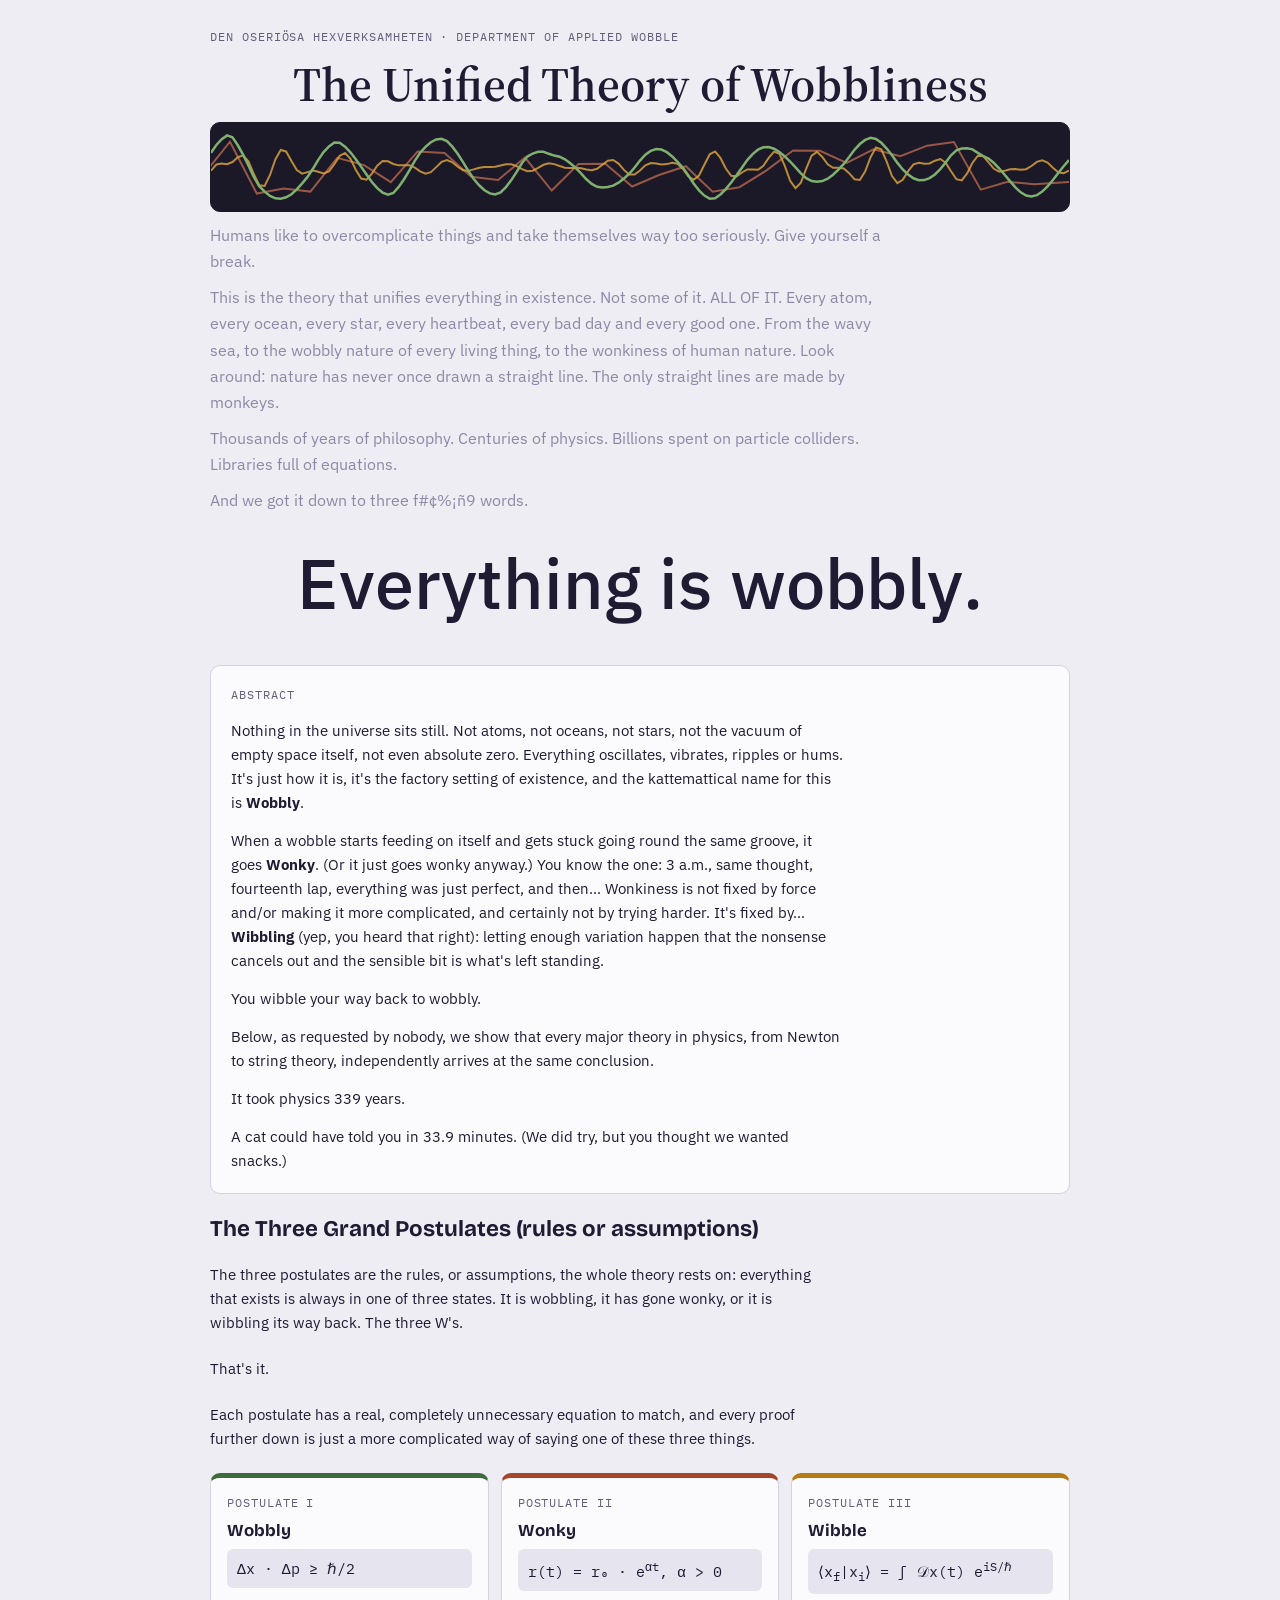
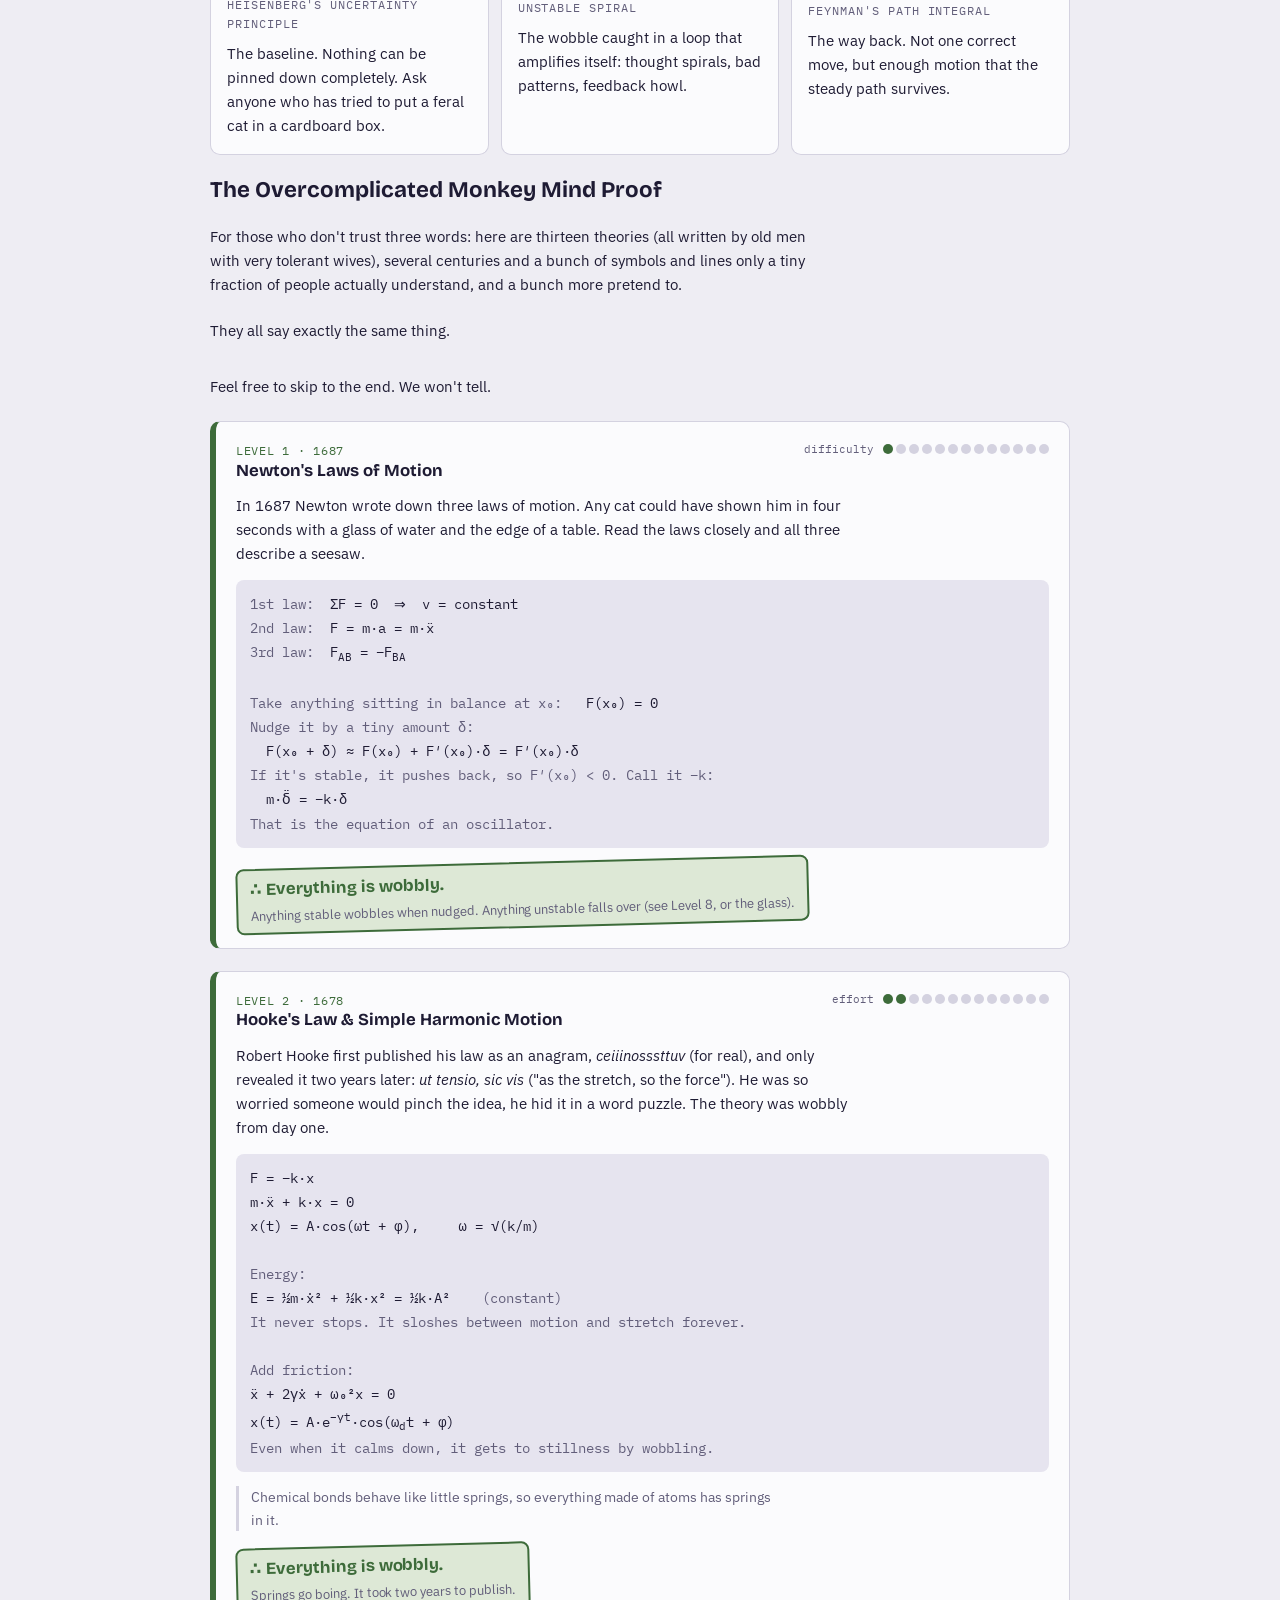
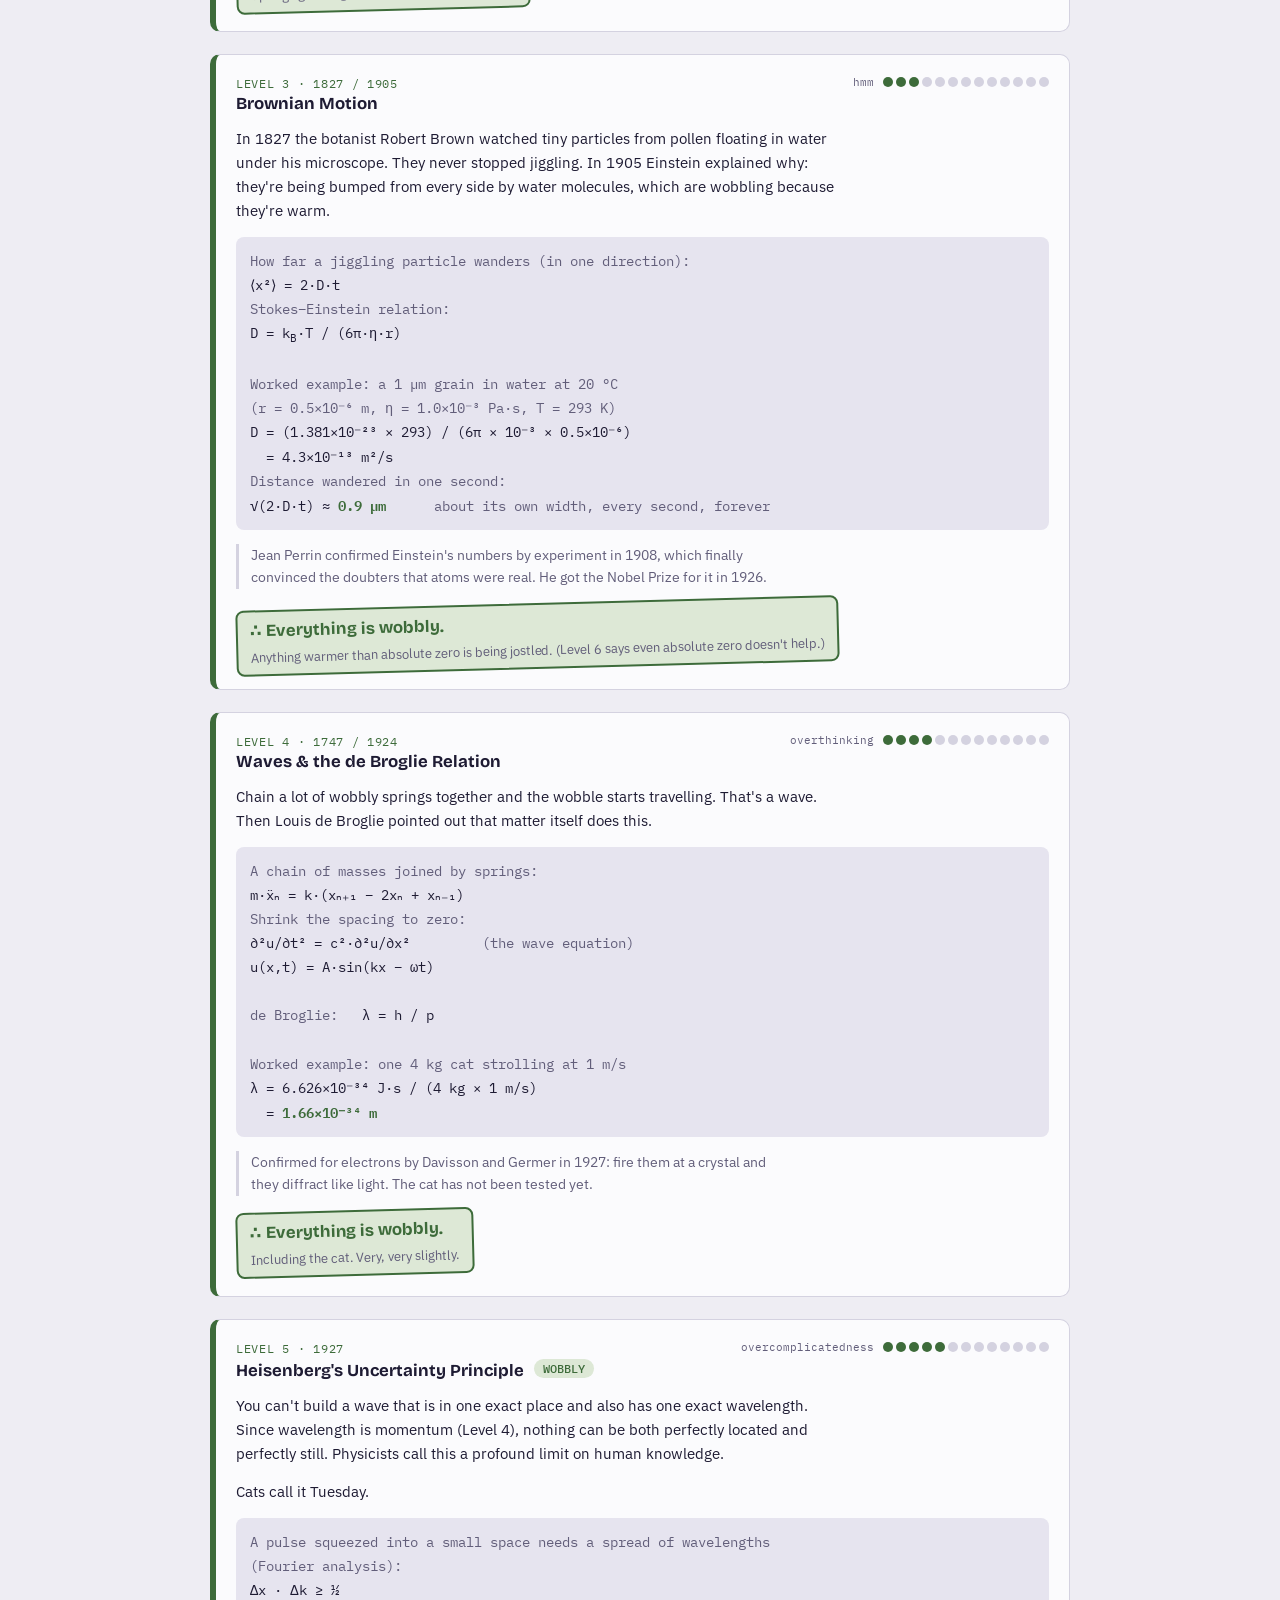
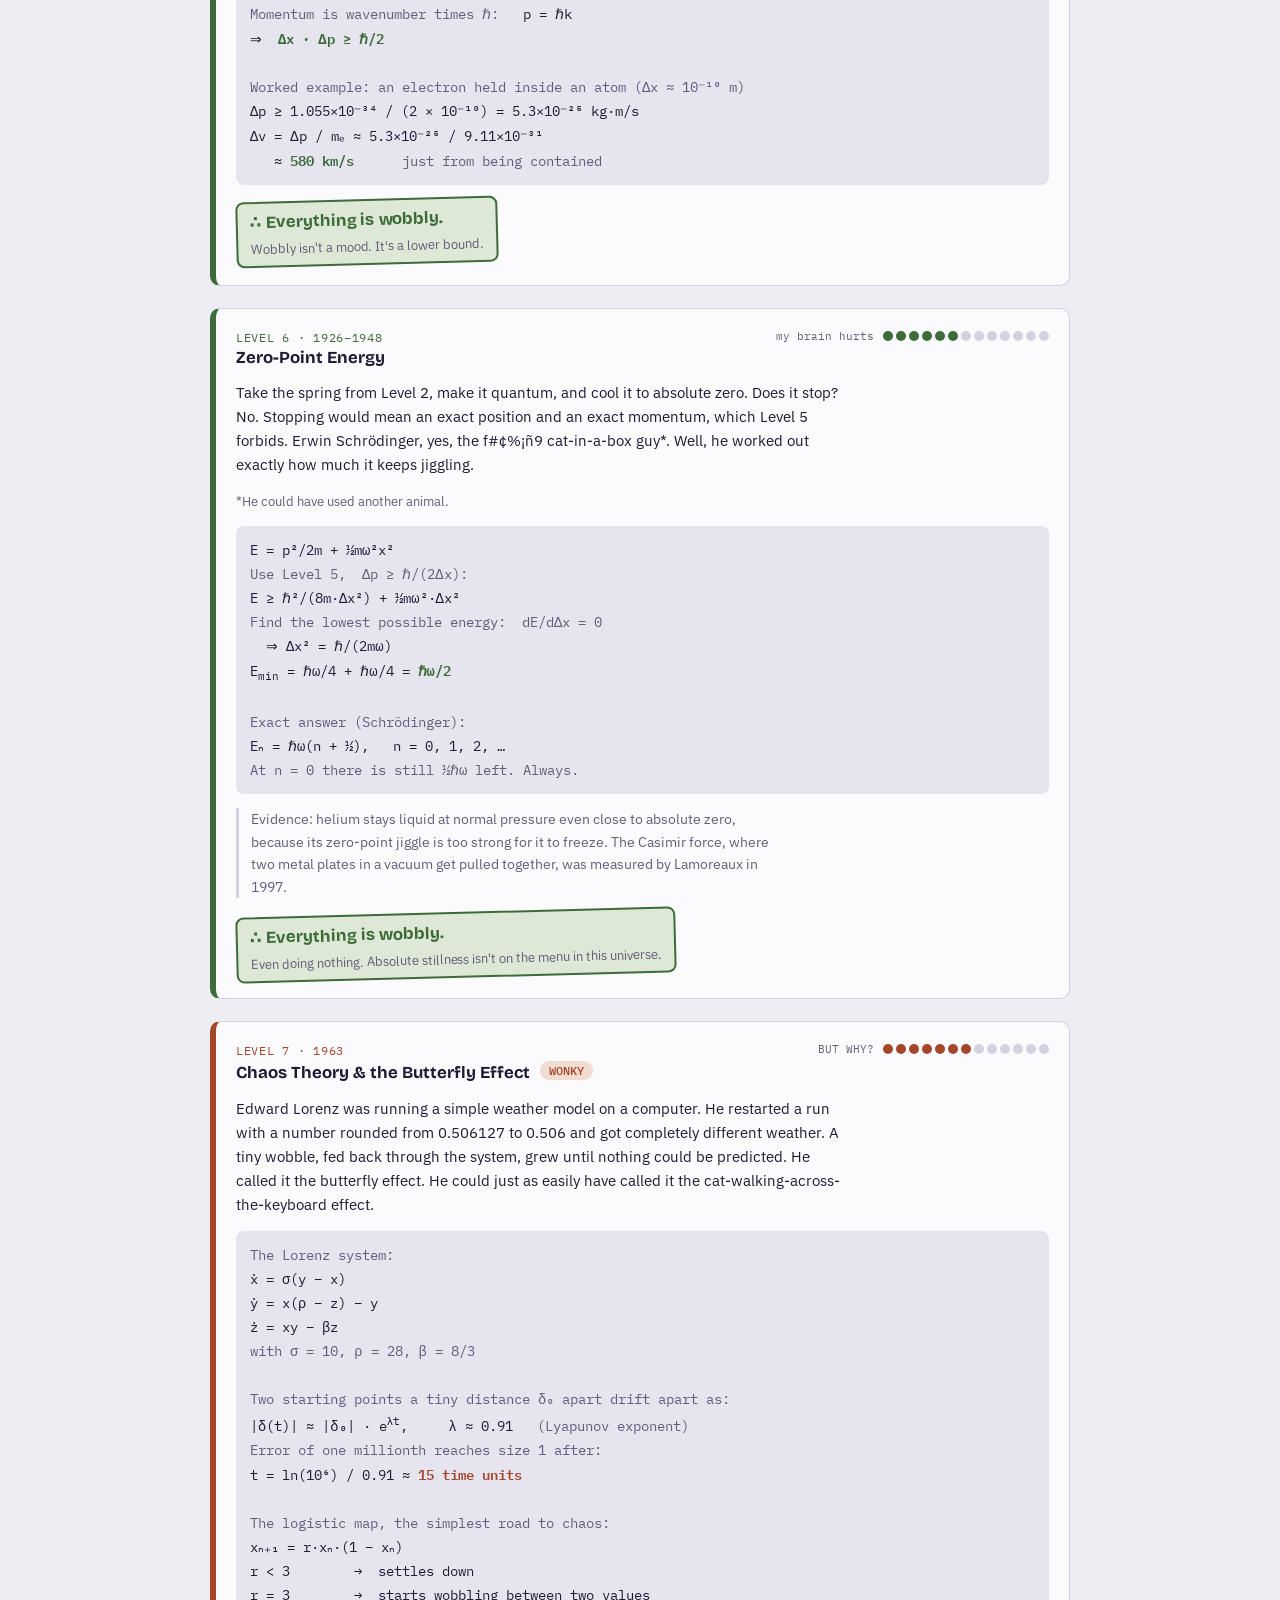
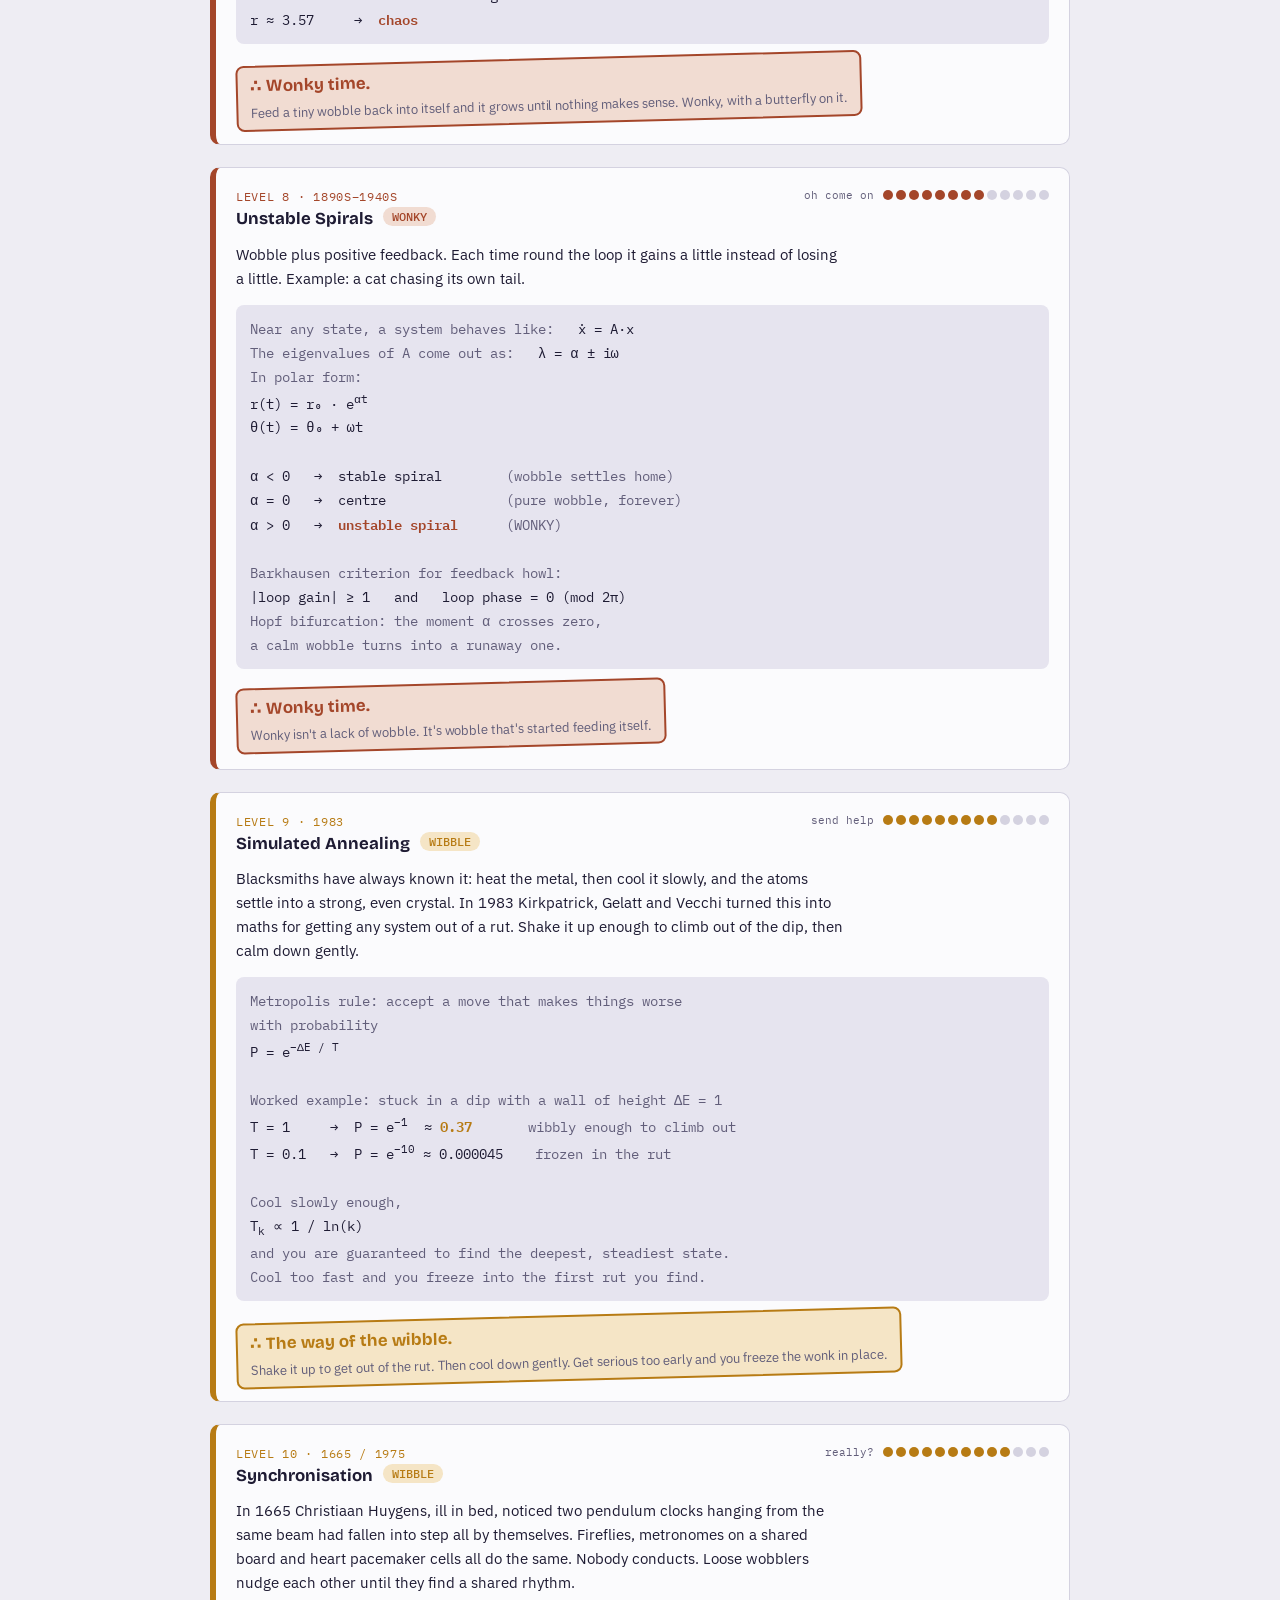
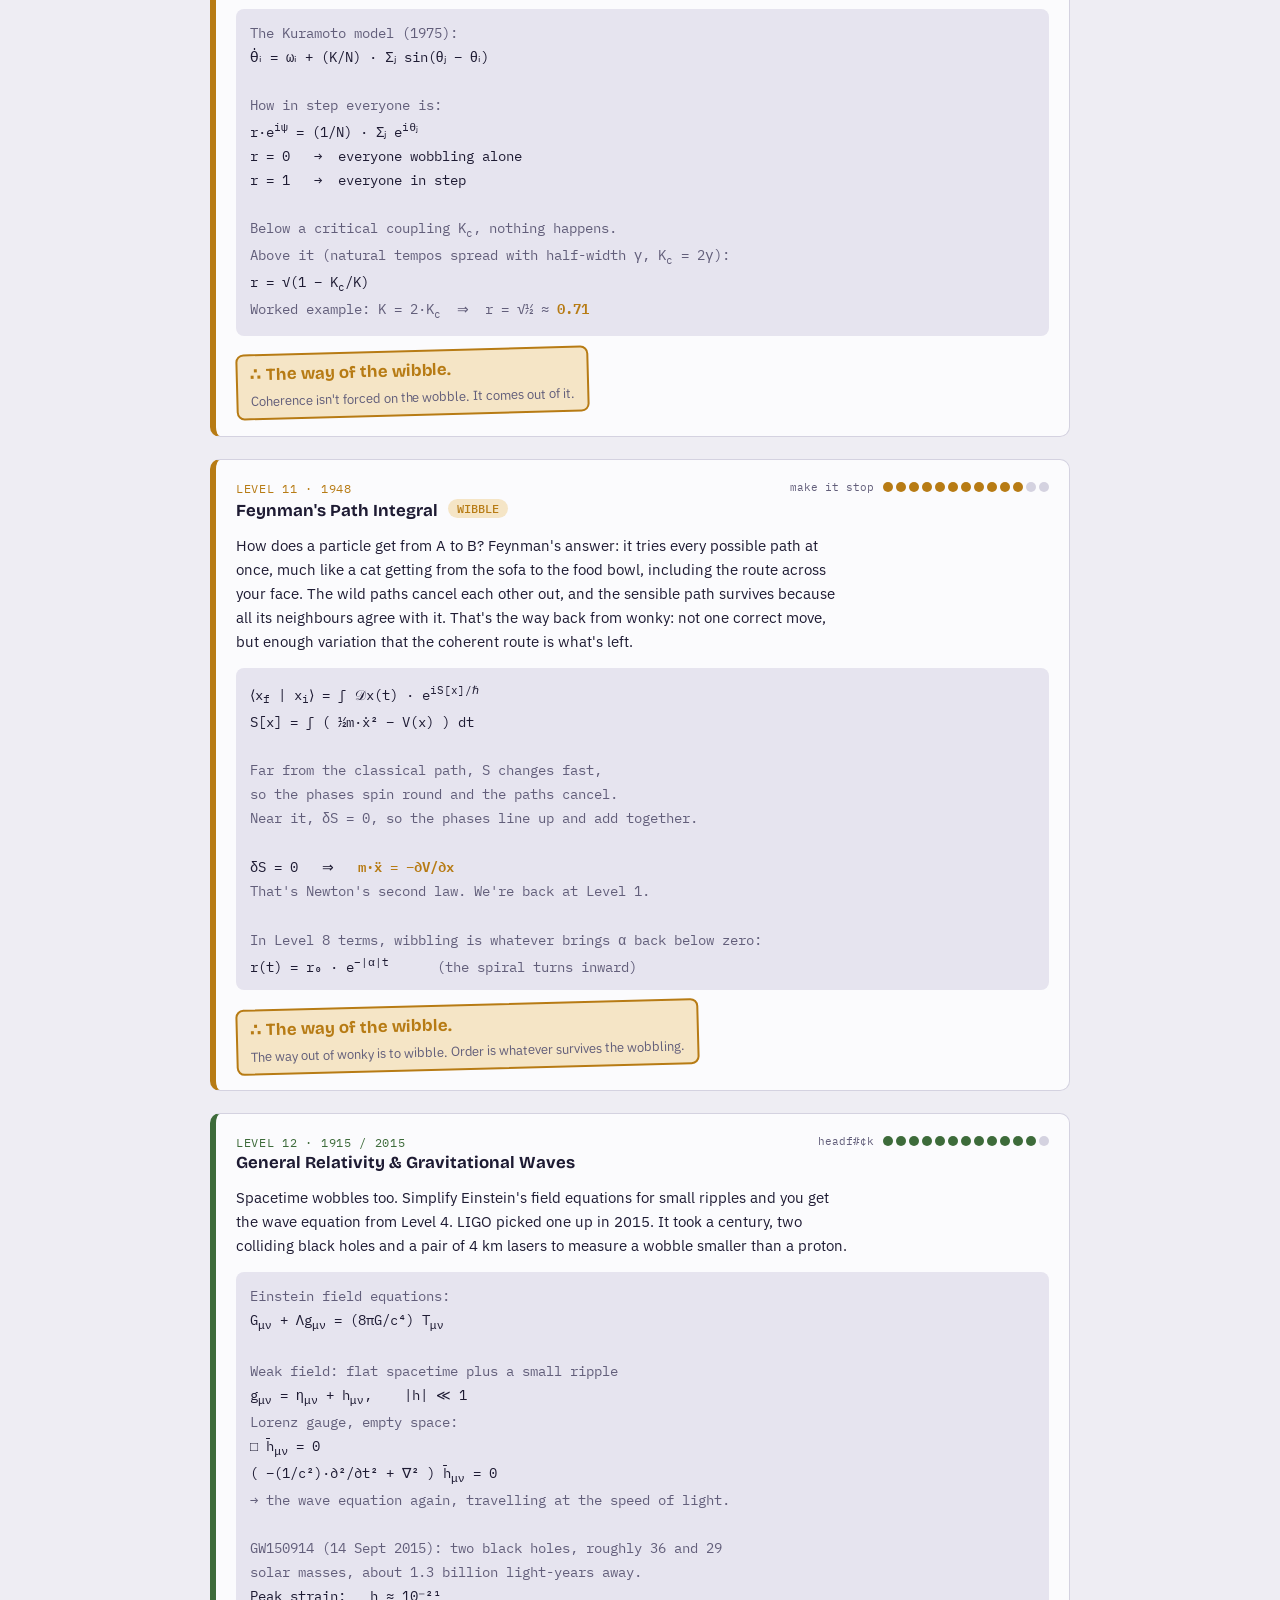
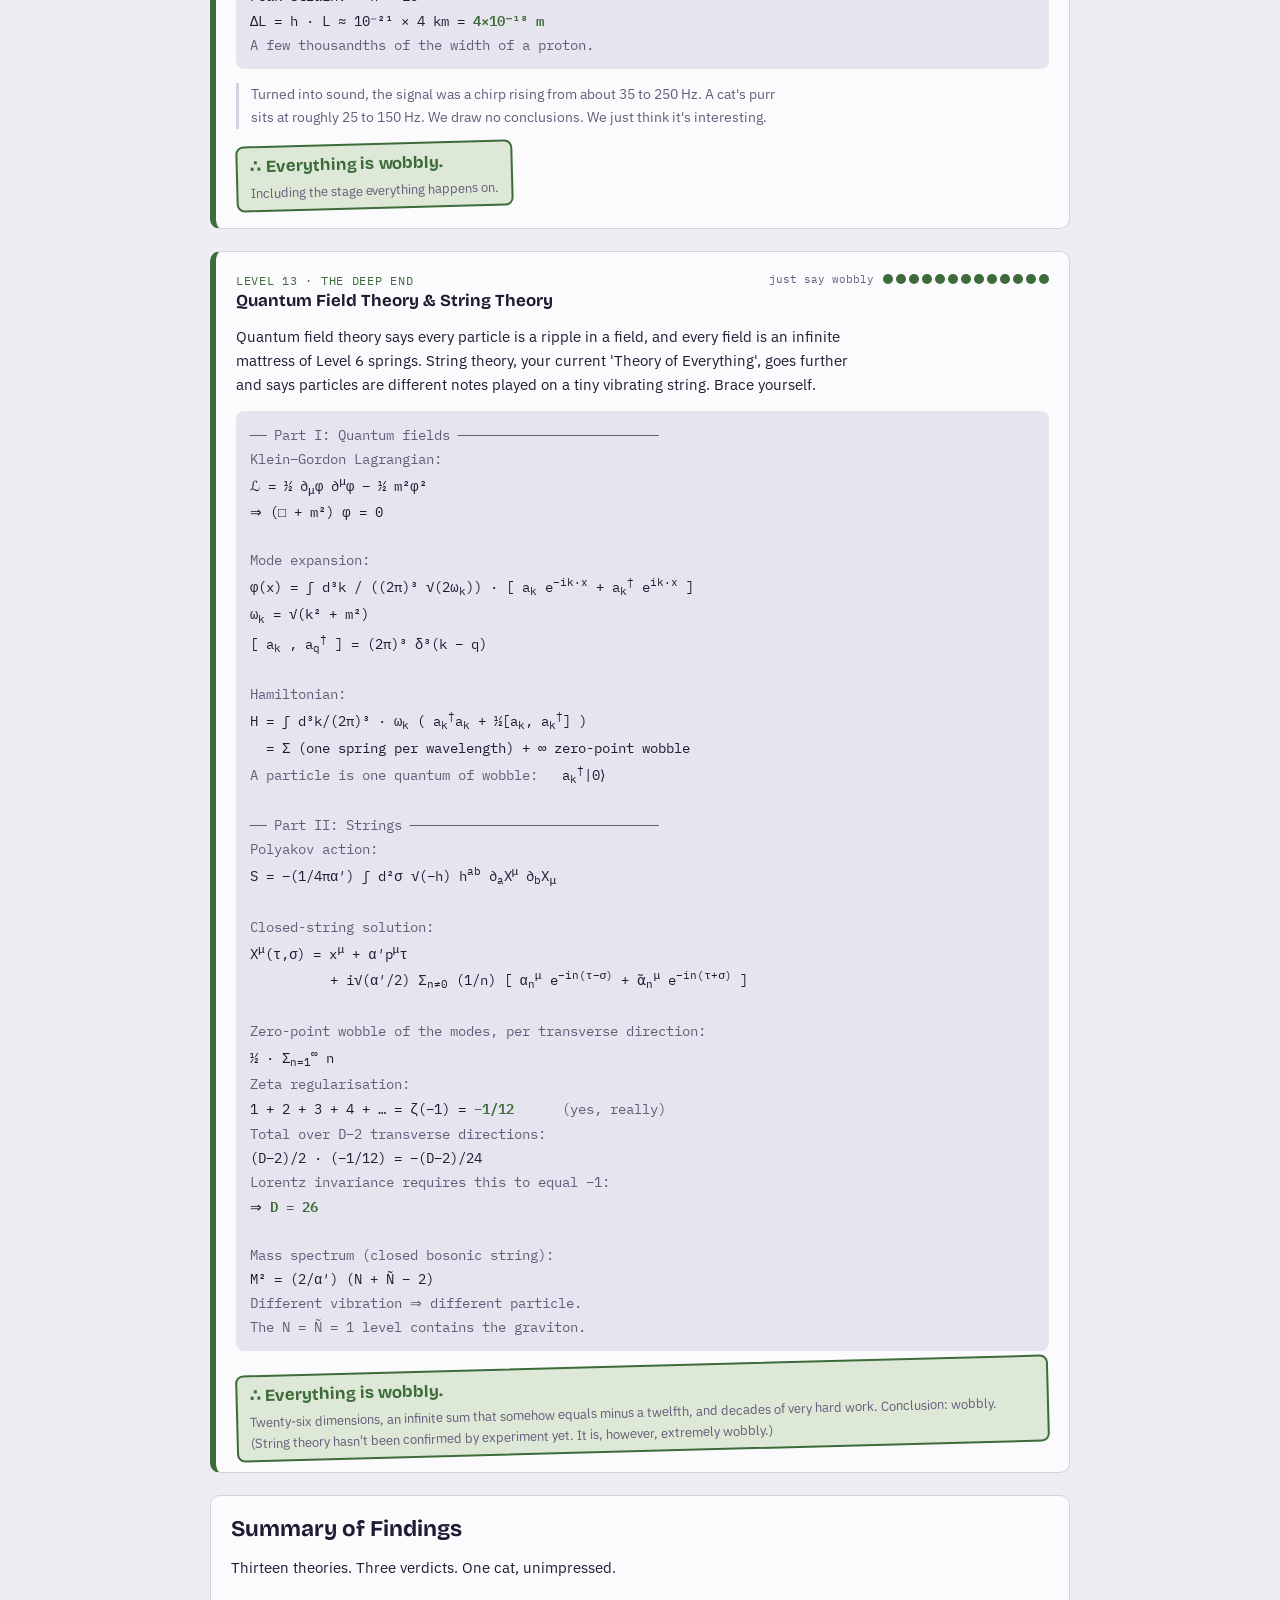
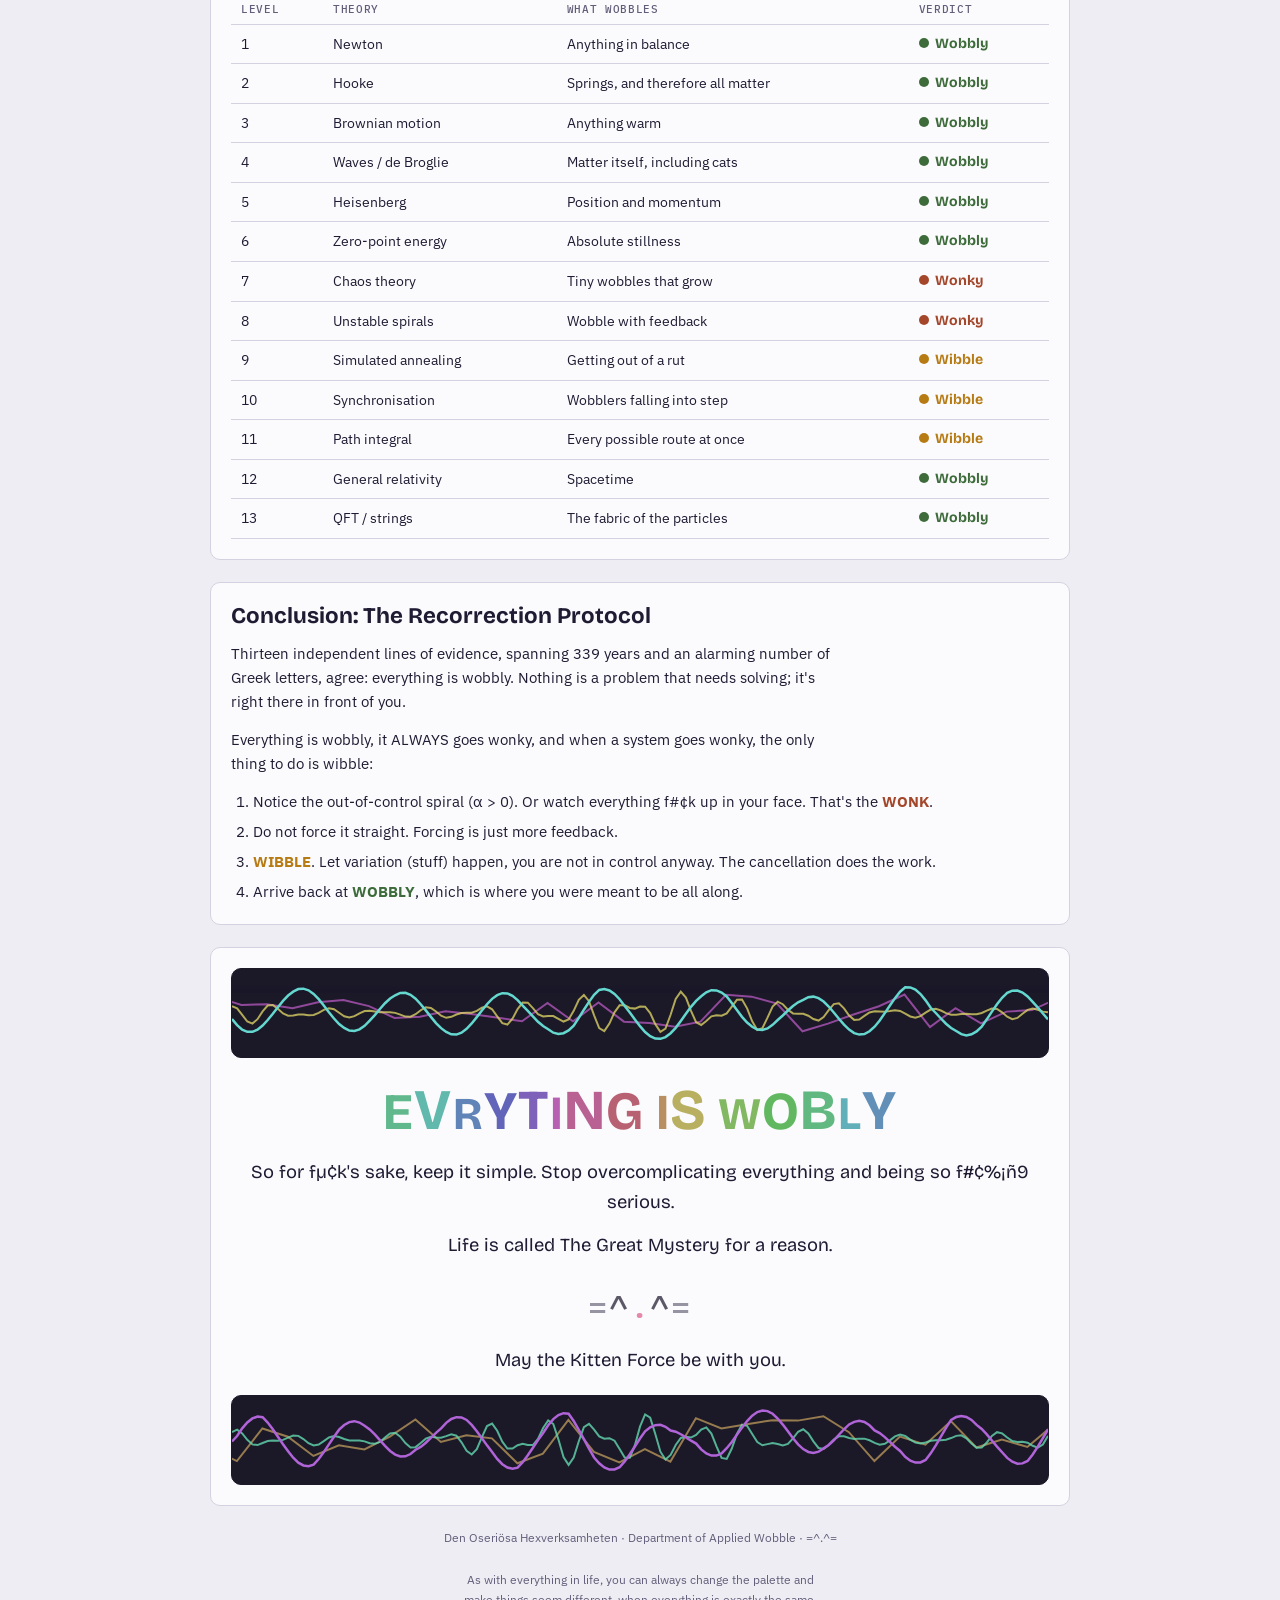
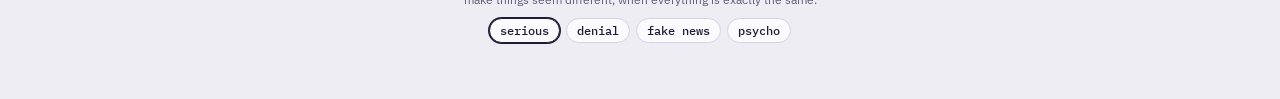
<file: wobbliness/index.html>
<!DOCTYPE html>
<html lang="en">
<head>
<meta charset="utf-8">
<meta name="viewport" content="width=device-width,initial-scale=1,viewport-fit=cover">
<title>The Unified Theory of Wobbliness</title>
<link rel="preconnect" href="https://fonts.googleapis.com">
<link rel="stylesheet" href="https://fonts.googleapis.com/css2?family=Bricolage+Grotesque:opsz,wght@12..96,500;12..96,700&family=IBM+Plex+Sans:ital,wght@0,400;0,500;0,600;1,400&family=IBM+Plex+Mono:wght@400;500&family=Source+Serif+4:opsz,wght@8..60,600;8..60,700&display=swap">
<style>
:root{
  --bg:#eeedf3; --panel:#fbfbfd; --ink:#1e1b33; --muted:#625e7a; --line:#d4d2e0; --soft:#e6e4ef;
  --accent:#5b57a8; --accent-soft:#e3e2f3; --lede:#8d89a5;
  --wobbly:#3d6b3a; --wobbly-soft:#dde8d6;
  --wonky:#a4462a;  --wonky-soft:#f1dcd2;
  --wibble:#b77b14; --wibble-soft:#f5e5c6;
  --f-display:"Bricolage Grotesque",ui-sans-serif,system-ui,sans-serif;
  --f-body:"IBM Plex Sans",ui-sans-serif,system-ui,sans-serif;
  --f-mono:"IBM Plex Mono",ui-monospace,Menlo,monospace;
  color-scheme:light;
}
@media (prefers-color-scheme: dark){:root{
  --bg:#15131f; --panel:#1e1b2c; --ink:#ebe9f5; --muted:#a19cb8; --line:#34304a; --soft:#28243a;
  --accent:#a9a5f0; --accent-soft:#2a2745; --lede:#cbc7de;
  --wobbly:#7fb06f; --wobbly-soft:#1c2a18;
  --wonky:#d97a55;  --wonky-soft:#3a2018;
  --wibble:#e2a83c; --wibble-soft:#3a2c12;
  color-scheme:dark}}
*{box-sizing:border-box}
html{scroll-padding-top:env(safe-area-inset-top,0px)}
body{margin:0;background:var(--bg);color:var(--ink);font-family:var(--f-body);font-size:15px;line-height:1.6;
  padding:calc(28px + env(safe-area-inset-top,0px)) max(16px,env(safe-area-inset-right,0px)) calc(56px + env(safe-area-inset-bottom,0px)) max(16px,env(safe-area-inset-left,0px))}
.wrap{max-width:860px;margin:0 auto;display:flex;flex-direction:column;gap:22px}
h1,h2,h3{font-family:var(--f-display);text-wrap:balance;margin:0;line-height:1.15}
h1{font-size:clamp(2rem,6vw,3rem);font-family:"Source Serif 4",Georgia,serif;font-weight:600}
h2{font-size:1.4rem;font-weight:700}
h3{font-size:1.05rem;font-weight:700}
p{margin:0;max-width:68ch}
.eyebrow{font-family:var(--f-mono);font-size:.74rem;letter-spacing:.08em;text-transform:uppercase;color:var(--muted)}
.panel{background:var(--panel);border:1px solid var(--line);border-radius:10px;padding:20px;display:flex;flex-direction:column;gap:14px;min-width:0}

/* header */
header{display:flex;flex-direction:column;gap:10px}
header .lede{color:var(--lede);font-size:1.02rem}
.wavebox{height:90px;overflow:hidden;position:relative;border-radius:10px;background:#1b1828;border:1px solid #1b1828;display:flex;align-items:center;justify-content:center;--wobbly:#7fb06f;--wonky:#d97a55;--wibble:#e2a83c}
header .claim{text-align:center;max-width:none;color:var(--ink)}
header h1{text-align:center}
#st{height:1.7em;display:flex;align-items:center;justify-content:center;font-family:var(--f-body);font-size:min(4.4rem,8.6vw);font-weight:500;color:var(--ink);overflow:hidden;text-align:center}
#st .w{display:inline-block;opacity:0;transition:opacity 1.4s ease}
#st .w.on{opacity:1}
#st .c{display:inline-block;white-space:pre}
.wavebox svg{position:absolute;inset:0;height:100%;width:100%}
@keyframes drift{to{transform:translateX(-50%)}}
.claim{font-family:var(--f-mono);font-weight:500;font-size:clamp(1.8rem,6.5vw,2.7rem);line-height:1.1;color:var(--wobbly);margin:6px 0 4px}
.wobbletext span{display:inline-block;white-space:pre;animation:wl 2.6s ease-in-out infinite}
.claim.wobbletext span{animation-name:wl2;animation-duration:3.2s}
@keyframes wl2{0%,100%{transform:translateY(0) rotate(0)}25%{transform:translateY(-2px) rotate(-2deg)}75%{transform:translateY(2px) rotate(2deg)}}
.respell{font-size:clamp(2rem,8vw,3.2rem);letter-spacing:.02em;cursor:pointer;user-select:none;-webkit-user-select:none}
.respell .l{display:inline-block;white-space:pre;animation:wl 5s ease-in-out infinite}
.respell .ins{display:inline-block;font-size:0;opacity:0;transition:font-size .8s cubic-bezier(.34,1.7,.5,1),opacity .4s}
.respell.fixed .ins{font-size:1em;opacity:1}
.respell.fixed .ins .l{animation:spinin .9s cubic-bezier(.34,1.7,.5,1),wl 5s ease-in-out .9s infinite}
.respell .l.wonk{animation:wonkaway 1.1s cubic-bezier(.9,0,.1,1) forwards !important}
.respell .l.wib{animation:wibback 1.2s ease-out forwards !important}
@keyframes wonkaway{0%{transform:none;opacity:1}20%{transform:translate(calc(var(--dx)*2px),calc(var(--dy)*3px)) rotate(calc(var(--dx)*12deg))}40%{transform:translate(calc(var(--dx)*5px),calc(var(--dy)*1.5px)) rotate(calc(var(--dx)*-9deg))}60%{transform:translate(calc(var(--dx)*7.5px),calc(var(--dy)*8px)) rotate(calc(var(--dx)*25deg))}80%{transform:translate(calc(var(--dx)*11px),calc(var(--dy)*5.5px)) rotate(calc(var(--dx)*-15deg))}100%{transform:translate(calc(var(--dx)*15px),calc(var(--dy)*13px)) rotate(calc(var(--dx)*40deg));opacity:.35}}
@keyframes wibback{0%{transform:translate(calc(var(--dx)*15px),calc(var(--dy)*13px)) rotate(calc(var(--dx)*40deg));opacity:.35}30%{transform:translate(calc(var(--dx)*-4px),calc(var(--dy)*-3px)) rotate(calc(var(--dx)*-14deg));opacity:1}50%{transform:translate(calc(var(--dx)*2.5px),calc(var(--dy)*1.5px)) rotate(calc(var(--dx)*9deg))}70%{transform:translate(calc(var(--dx)*-1.5px),calc(var(--dy)*-1px)) rotate(calc(var(--dx)*-5deg))}85%{transform:translate(calc(var(--dx)*0.5px),0) rotate(calc(var(--dx)*2deg))}100%{transform:none;opacity:1}}
@keyframes spinin{0%{transform:rotate(-200deg) scale(.2) translateY(-30px)}100%{transform:none}}
.respell.jolt{animation:jolt .6s}
@keyframes jolt{0%,100%{transform:none}20%{transform:skewX(-12deg) translateX(-6px)}40%{transform:skewX(10deg) translateX(5px)}60%{transform:skewX(-6deg)}80%{transform:skewX(3deg)}}
@media (prefers-reduced-motion:reduce){.respell .l,.respell.fixed .ins .l,.respell.jolt{animation:none}}
@keyframes wl{0%,100%{transform:translateY(0) rotate(0)}25%{transform:translateY(-4px) rotate(-4deg)}75%{transform:translateY(4px) rotate(4deg)}}
@media (prefers-reduced-motion:reduce){.wobbletext span{animation:none}}

/* states */
.states{display:grid;grid-template-columns:repeat(auto-fit,minmax(230px,1fr));gap:12px}
.state{border-radius:10px;padding:16px;border:1px solid var(--line);background:var(--panel);display:flex;flex-direction:column;gap:8px}
.state .rune{font-size:1.9rem;line-height:1}
.state.wobbly .rune{color:var(--wobbly)} .state.wonky .rune{color:var(--wonky)} .state.wibble .rune{color:var(--wibble)}
.state.wobbly{border-top:5px solid var(--wobbly)} .state.wonky{border-top:5px solid var(--wonky)} .state.wibble{border-top:5px solid var(--wibble)}
.eq{font-family:var(--f-mono);font-size:.92rem;background:var(--soft);border-radius:6px;padding:8px 10px;overflow-x:auto;white-space:nowrap}
.cycle{display:flex;align-items:center;justify-content:center;gap:14px;flex-wrap:wrap;font-size:2rem;padding:6px 0}
.cycle span.r1{color:var(--wobbly)} .cycle span.r2{color:var(--wonky)} .cycle span.r3{color:var(--wibble)}
.cycle .arr{font-size:1.2rem;color:var(--muted)}
.kitten{text-align:center;font-family:var(--f-mono);font-size:1.25rem}
.kitten small{display:block;font-family:var(--f-body);font-size:.85rem;color:var(--muted);margin-top:4px}

/* proofs */
.proof{--st:var(--wobbly);--st-soft:var(--wobbly-soft);border-left:6px solid var(--st)}
.proof.wonky{--st:var(--wonky);--st-soft:var(--wonky-soft)}
.proof.wibble{--st:var(--wibble);--st-soft:var(--wibble-soft)}
.proof-head{display:flex;justify-content:space-between;align-items:flex-start;gap:12px;flex-wrap:wrap}
.lvl{font-family:var(--f-mono);font-size:.74rem;letter-spacing:.06em;text-transform:uppercase;color:var(--st)}
.meter{display:flex;gap:3px;align-items:center}
.meter i{width:10px;height:10px;border-radius:50%;background:var(--line);display:block}
.meter i.on{background:var(--st)}
.meter span{font:400 .7rem var(--f-mono);color:var(--muted);margin-right:6px}
.tag{display:inline-block;font:500 .72rem var(--f-mono);padding:2px 9px;border-radius:999px;margin-left:6px;vertical-align:3px;background:var(--st-soft);color:var(--st)}
.maths{font-family:var(--f-mono);font-size:.86rem;line-height:1.75;background:var(--soft);border-radius:8px;padding:12px 14px;overflow-x:auto;white-space:pre;tab-size:2}
.maths .c{color:var(--muted)}
.maths b{color:var(--st);font-weight:600}
.verdict{align-self:flex-start;font-family:var(--f-display);font-weight:700;font-size:1.05rem;color:var(--st);border:2px solid var(--st);background:var(--st-soft);border-radius:8px;padding:6px 12px;transform:rotate(-1.5deg);display:inline-block}
.verdict:hover{animation:wob .6s ease-in-out}
@keyframes wob{0%,100%{transform:rotate(-1.5deg)}25%{transform:rotate(2deg)}50%{transform:rotate(-3deg)}75%{transform:rotate(1.5deg)}}
.verdict small{display:block;font-family:var(--f-body);font-weight:400;font-size:.82rem;color:var(--muted);margin-top:2px}
.fact{font-size:.88rem;color:var(--muted);border-left:3px solid var(--line);padding-left:12px}

/* table */
.tbl{overflow-x:auto}
table{border-collapse:collapse;width:100%;font-size:.88rem}
th,td{text-align:left;padding:8px 10px;border-bottom:1px solid var(--line);vertical-align:top}
th{font:500 .7rem var(--f-mono);letter-spacing:.06em;text-transform:uppercase;color:var(--muted)}
td.v{font-family:var(--f-display);font-weight:700;white-space:nowrap}
td.v.wobbly{color:var(--wobbly)} td.v.wonky{color:var(--wonky)} td.v.wibble{color:var(--wibble)}
.dot{display:inline-block;width:10px;height:10px;border-radius:50%;margin-right:6px;vertical-align:0}
.dot.wobbly{background:var(--wobbly)} .dot.wonky{background:var(--wonky)} .dot.wibble{background:var(--wibble)}

ol.protocol{margin:0;padding-left:22px;display:flex;flex-direction:column;gap:6px}
footer{font-size:.78rem;color:var(--muted);text-align:center}
@media (prefers-reduced-motion:reduce){.wavebox svg{animation:none}.verdict:hover{animation:none}}
html[data-pal="light"]{--bg:#eeedf3;--panel:#fbfbfd;--ink:#1e1b33;--muted:#625e7a;--line:#d4d2e0;--soft:#e6e4ef;--accent:#5b57a8;--accent-soft:#e3e2f3;--lede:#8d89a5;--wobbly:#3d6b3a;--wobbly-soft:#dde8d6;--wonky:#a4462a;--wonky-soft:#f1dcd2;--wibble:#b77b14;--wibble-soft:#f5e5c6;color-scheme:light}
html[data-pal="dark"]{--bg:#15131f;--panel:#1e1b2c;--ink:#ebe9f5;--muted:#a19cb8;--line:#34304a;--soft:#28243a;--accent:#a9a5f0;--accent-soft:#2a2745;--lede:#cbc7de;--wobbly:#7fb06f;--wobbly-soft:#1c2a18;--wonky:#d97a55;--wonky-soft:#3a2018;--wibble:#e2a83c;--wibble-soft:#3a2c12;color-scheme:dark}
html[data-pal="denial"]{--bg:#f2f2f2;--panel:#ffffff;--ink:#222222;--muted:#777777;--line:#cccccc;--soft:#e8e8e8;--accent:#555555;--accent-soft:#e0e0e0;--lede:#888888;--wobbly:#555555;--wobbly-soft:#e0e0e0;--wonky:#555555;--wonky-soft:#e0e0e0;--wibble:#555555;--wibble-soft:#e0e0e0;color-scheme:light}
html[data-pal="denial"] body{filter:grayscale(1)}
html[data-pal="denial"] .wavebox{background:#e8e8e8;border-color:#cccccc;--wobbly:#333333;--wonky:#888888;--wibble:#aaaaaa}
html[data-pal="fake"]{--bg:#f1ede3;--panel:#ffffff;--ink:#111111;--muted:#444444;--line:#111111;--soft:#ffe600;--accent:#e10600;--accent-soft:#ffe600;--lede:#e10600;--wobbly:#e10600;--wobbly-soft:#ffd6d4;--wonky:#0a8a2a;--wonky-soft:#d4f5dc;--wibble:#111111;--wibble-soft:#ffe600;color-scheme:light}
html[data-pal="fake"] .wavebox{background:#111111;border-color:#111111;--wobbly:#ff3b30;--wonky:#2ee66b;--wibble:#ffe600}
html[data-pal="psycho"]{--bg:#00ffd5;--panel:#ffff00;--ink:#d1009b;--muted:#0033ff;--line:#ff2a00;--soft:#7cff00;--accent:#ff00d4;--accent-soft:#00e5ff;--lede:#ff2a00;--wobbly:#0033ff;--wobbly-soft:#ff9ee6;--wonky:#ff2a00;--wonky-soft:#b3ff00;--wibble:#9400ff;--wibble-soft:#ffd000;color-scheme:light}
html[data-pal="psycho"] body{animation:psy 7s linear infinite}
html[data-pal="psycho"] .panel{transform:rotate(-.4deg)}
html[data-pal="psycho"] .panel:nth-of-type(even){transform:rotate(.5deg)}
@keyframes psy{to{filter:hue-rotate(360deg)}}
@media (prefers-reduced-motion:reduce){html[data-pal="psycho"] body{animation:none}}
html[data-pal="psycho"] .wavebox{background:#ff00d4;border-color:#0033ff;--wobbly:#00ffd5;--wonky:#ffff00;--wibble:#0033ff}
.palettes{text-align:center;font-size:.78rem;color:var(--muted);display:flex;flex-direction:column;gap:8px;align-items:center}
.palettes p{max-width:52ch}
.palbtns{display:flex;gap:6px;flex-wrap:wrap;justify-content:center}
.palbtns button{font:500 .75rem var(--f-mono);border:1px solid var(--line);background:var(--panel);color:var(--ink);border-radius:999px;padding:4px 10px;cursor:pointer}
.palbtns button[aria-pressed="true"]{border-color:var(--ink);box-shadow:0 0 0 1px var(--ink)}
html[data-pal="denial"] .rdon{background:#111;color:#111 !important;border-radius:2px;-webkit-box-decoration-break:clone;box-decoration-break:clone;padding:0 2px}
html[data-pal="denial"] .respell{background:#111;border-radius:4px;padding:0 8px}
html[data-pal="denial"] .respell .l{color:#111 !important}
html[data-pal="denial"] .strk{text-decoration:line-through;text-decoration-thickness:2px}
html[data-pal="denial"] .mlx{text-decoration:line-through;text-decoration-thickness:2px}
html[data-pal="denial"] .den-hide{display:none}
.maths .ml{display:inline-block}
.psyR{transform:rotate(180deg)}
.psyX{transform:scaleX(-1)}
.psyY{transform:scaleY(-1)}
</style>
</head>
<body>
<div class="wrap">

<header>
  <div class="eyebrow">Den Oseriösa Hexverksamheten · Department of Applied Wobble</div>
  <h1 data-fake="The Unified Theory of Total Stability">The Unified Theory of Wobbliness</h1>
  <div class="wavebox">
    <svg id="wv" aria-hidden="true" viewBox="0 0 800 64" preserveAspectRatio="none">
      <path id="p-wonk" fill="none" stroke="var(--wonky)" stroke-width="2" stroke-linejoin="miter" opacity=".65" vector-effect="non-scaling-stroke"/>
      <path id="p-wib" fill="none" stroke="var(--wibble)" stroke-width="2" opacity=".8" vector-effect="non-scaling-stroke"/>
      <path id="p-wob" fill="none" stroke="var(--wobbly)" stroke-width="2.5" vector-effect="non-scaling-stroke"/>
    </svg>
  </div>
  <p class="lede">Humans like to overcomplicate things and take themselves way too seriously. Give yourself a break.</p>
  <p class="lede">This is the theory that unifies everything in existence. Not some of it. ALL OF IT. Every atom, every ocean, every star, every heartbeat, every bad day and every good one. From the wavy sea, to the wobbly nature of every living thing, to the wonkiness of human nature. Look around: nature has never once drawn a straight line. The only straight lines are made by monkeys.</p>
  <p class="lede">Thousands of years of philosophy. Centuries of physics. Billions spent on particle colliders. Libraries full of equations.</p>
  <p class="lede">And we got it down to three f#¢%¡ñ9 words.</p>
  <div id="st" role="img" aria-label="Everything is wobbly."></div>
</header>

<section class="panel">
  <div class="eyebrow">Abstract</div>
  <p>Nothing in the universe sits still. Not atoms, not oceans, not stars, not the vacuum of empty space itself, not even absolute zero. <span data-fake="Everything sits perfectly still, as scientists have always said.">Everything oscillates, vibrates, ripples or hums.</span> It's just how it is, it's the factory setting of existence, and the kattemattical name for this is <b class="rd">Wobbly</b>.</p>
  <p>When a wobble starts feeding on itself and gets stuck going round the same groove, it goes <b>Wonky</b>. (Or it just goes wonky anyway.) You know the one: 3 a.m., same thought, fourteenth lap, everything was just perfect, and then… Wonkiness is not fixed by force and/or making it more complicated, and certainly not by trying harder. It's fixed by… <b class="rd">Wibbling</b> (yep, you heard that right): letting enough variation happen that the nonsense cancels out and the sensible bit is what's left standing.</p>
  <p>You wibble your way back to wobbly.</p>
  <p>Below, as requested by nobody, we show that every major theory in physics, from Newton to string theory, independently arrives at the same conclusion.</p>
  <p><span class="rd" data-fake="It took physics 3 days.">It took physics 339 years.</span></p>
  <p data-fake="A cat could have told you in 3 seconds. (We did try, but you thought we wanted snacks.)">A cat could have told you in 33.9 minutes. (We did try, but you thought we wanted snacks.)</p>
</section>

<h2>The Three Grand Postulates (rules or assumptions)</h2>
<p>The three postulates are the rules, or assumptions, the whole theory rests on: <span data-fake="nothing that exists ever changes state.">everything that exists is always in one of three states.</span> It is wobbling, it has gone wonky, or it is wibbling its way back. The three W's.</p>
<p>That's it.</p>
<p>Each postulate has a real, completely unnecessary equation to match, and every proof further down is just a more complicated way of saying one of these three things.</p>

<section class="states" aria-label="The three postulates">
  <div class="state wobbly">
    <div class="eyebrow">Postulate I</div>
    <h3><span class="rd">Wobbly</span></h3>
    <div class="eq">Δx · Δp ≥ ℏ/2</div>
    <div class="eyebrow">Heisenberg's uncertainty principle</div>
    <p>The baseline. <span data-fake="Everything can be pinned down exactly, every time.">Nothing can be pinned down completely.</span> Ask anyone who has tried to put a feral cat in a cardboard box.</p>
  </div>
  <div class="state wonky">
    <div class="eyebrow">Postulate II</div>
    <h3>Wonky</h3>
    <div class="eq">r(t) = r₀ · e<sup>αt</sup>, α &gt; 0</div>
    <div class="eyebrow">Unstable spiral</div>
    <p>The wobble caught in a loop that amplifies itself: thought spirals, bad patterns, feedback howl.</p>
  </div>
  <div class="state wibble">
    <div class="eyebrow">Postulate III</div>
    <h3><span class="rd">Wibble</span></h3>
    <div class="eq">⟨x<sub>f</sub>|x<sub>i</sub>⟩ = ∫ 𝒟x(t) e<sup>iS/ℏ</sup></div>
    <div class="eyebrow">Feynman's path integral</div>
    <p>The way back. Not one correct move, but enough motion that the steady path survives.</p>
  </div>
</section>

<h2>The Overcomplicated Monkey Mind Proof</h2>
<p>For those who don't trust three words: here are thirteen theories (all written by old men with very tolerant wives), several centuries and a bunch of symbols and lines only a tiny fraction of people actually understand, and a bunch more pretend to.</p>
<p>They all say exactly the same thing.</p>
<p style="margin-top:10px">Feel free to skip to the end. We won't tell.</p>

<!-- 1 -->
<article class="panel proof wobbly">
  <div class="proof-head">
    <div><div class="lvl">Level 1 · 1687</div><h3>Newton's Laws of Motion</h3></div>
    <div class="meter" data-l="1"></div>
  </div>
  <p>In 1687 Newton wrote down three laws of motion. Any cat could have shown him in four seconds with a glass of water and the edge of a table. Read the laws closely and all three describe a seesaw.</p>
<div class="maths"><span class="c">1st law:</span>  ΣF = 0  ⇒  v = constant
<span class="c">2nd law:</span>  F = m·a = m·ẍ
<span class="c">3rd law:</span>  F<sub>AB</sub> = −F<sub>BA</sub>

<span class="c">Take anything sitting in balance at x₀:</span>   F(x₀) = 0
<span class="c">Nudge it by a tiny amount δ:</span>
  F(x₀ + δ) ≈ F(x₀) + F′(x₀)·δ = F′(x₀)·δ
<span class="c">If it's stable, it pushes back, so F′(x₀) &lt; 0. Call it −k:</span>
  m·δ̈ = −k·δ
<span class="c">That is the equation of an oscillator.</span></div>
  <div class="verdict">∴ Everything is wobbly.<small>Anything stable wobbles when nudged. Anything unstable falls over (see Level 8, or the glass).</small></div>
</article>

<!-- 2 -->
<article class="panel proof wobbly">
  <div class="proof-head">
    <div><div class="lvl">Level 2 · 1678</div><h3>Hooke's Law &amp; Simple Harmonic Motion</h3></div>
    <div class="meter" data-l="2"></div>
  </div>
  <p>Robert Hooke first published his law as an anagram, <i>ceiiinosssttuv</i> (for real), and only revealed it two years later: <i>ut tensio, sic vis</i> ("as the stretch, so the force"). He was so worried someone would pinch the idea, he hid it in a word puzzle. The theory was wobbly from day one.</p>
<div class="maths">F = −k·x
m·ẍ + k·x = 0
x(t) = A·cos(ωt + φ),     ω = √(k/m)

<span class="c">Energy:</span>
E = ½m·ẋ² + ½k·x² = ½k·A²    <span class="c">(constant)</span>
<span class="c">It never stops. It sloshes between motion and stretch forever.</span>

<span class="c">Add friction:</span>
ẍ + 2γẋ + ω₀²x = 0
x(t) = A·e<sup>−γt</sup>·cos(ω<sub>d</sub>t + φ)
<span class="c">Even when it calms down, it gets to stillness by wobbling.</span></div>
  <p class="fact"><span data-fake="Chemical bonds are completely rigid. Atoms have never once moved.">Chemical bonds behave like little springs, so everything made of atoms has springs in it.</span></p>
  <div class="verdict">∴ Everything is wobbly.<small>Springs go boing. It took two years to publish.</small></div>
</article>

<!-- 3 -->
<article class="panel proof wobbly">
  <div class="proof-head">
    <div><div class="lvl">Level 3 · 1827 / 1905</div><h3>Brownian Motion</h3></div>
    <div class="meter" data-l="3"></div>
  </div>
  <p>In 1827 the botanist Robert Brown watched tiny particles from pollen floating in water under his microscope. They never stopped jiggling. In 1905 Einstein explained why: they're being bumped from every side by water molecules, which are wobbling because they're warm.</p>
<div class="maths"><span class="c">How far a jiggling particle wanders (in one direction):</span>
⟨x²⟩ = 2·D·t
<span class="c">Stokes–Einstein relation:</span>
D = k<sub>B</sub>·T / (6π·η·r)

<span class="c">Worked example: a 1 µm grain in water at 20 °C</span>
<span class="c">(r = 0.5×10⁻⁶ m, η = 1.0×10⁻³ Pa·s, T = 293 K)</span>
D = (1.381×10⁻²³ × 293) / (6π × 10⁻³ × 0.5×10⁻⁶)
  = 4.3×10⁻¹³ m²/s
<span class="c">Distance wandered in one second:</span>
√(2·D·t) ≈ <b data-fake="0 µm (it doesn't move)">0.9 µm</b>      <span class="c">about its own width, every second, forever</span></div>
  <p class="fact">Jean Perrin confirmed Einstein's numbers by experiment in 1908, which finally convinced the doubters that atoms were real. He got the Nobel Prize for it in 1926.</p>
  <div class="verdict">∴ Everything is wobbly.<small>Anything warmer than absolute zero is being jostled. (Level 6 says even absolute zero doesn't help.)</small></div>
</article>

<!-- 4 -->
<article class="panel proof wobbly">
  <div class="proof-head">
    <div><div class="lvl">Level 4 · 1747 / 1924</div><h3>Waves &amp; the de Broglie Relation</h3></div>
    <div class="meter" data-l="4"></div>
  </div>
  <p>Chain a lot of wobbly springs together and the wobble starts travelling. That's a wave. Then Louis de Broglie pointed out that matter itself does this.</p>
<div class="maths"><span class="c">A chain of masses joined by springs:</span>
m·ẍₙ = k·(xₙ₊₁ − 2xₙ + xₙ₋₁)
<span class="c">Shrink the spacing to zero:</span>
∂²u/∂t² = c²·∂²u/∂x²         <span class="c">(the wave equation)</span>
u(x,t) = A·sin(kx − ωt)

<span class="c">de Broglie:</span>   λ = h / p

<span class="c">Worked example: one 4 kg cat strolling at 1 m/s</span>
λ = 6.626×10⁻³⁴ J·s / (4 kg × 1 m/s)
  = <b data-fake="exactly 0 m (cats are solid)">1.66×10⁻³⁴ m</b></div>
  <p class="fact">Confirmed for electrons by Davisson and Germer in 1927: fire them at a crystal and they diffract like light. The cat has not been tested yet.</p>
  <div class="verdict">∴ Everything is wobbly.<small>Including the cat. Very, very slightly.</small></div>
</article>

<!-- 5 -->
<article class="panel proof wobbly">
  <div class="proof-head">
    <div><div class="lvl">Level 5 · 1927</div><h3>Heisenberg's Uncertainty Principle <span class="tag">WOBBLY</span></h3></div>
    <div class="meter" data-l="5"></div>
  </div>
  <p>You can't build a wave that is in one exact place and also has one exact wavelength. Since wavelength is momentum (Level 4), nothing can be both perfectly located and perfectly still. Physicists call this a profound limit on human knowledge.</p>
  <p>Cats call it Tuesday.</p>
<div class="maths"><span class="c">A pulse squeezed into a small space needs a spread of wavelengths</span>
<span class="c">(Fourier analysis):</span>
Δx · Δk ≥ ½
<span class="c">Momentum is wavenumber times ℏ:</span>   p = ℏk
⇒  <b>Δx · Δp ≥ ℏ/2</b>

<span class="c">Worked example: an electron held inside an atom (Δx ≈ 10⁻¹⁰ m)</span>
Δp ≥ 1.055×10⁻³⁴ / (2 × 10⁻¹⁰) = 5.3×10⁻²⁵ kg·m/s
Δv = Δp / mₑ ≈ 5.3×10⁻²⁵ / 9.11×10⁻³¹
   ≈ <b data-fake="0 km/s (perfectly still)">580 km/s</b>      <span class="c">just from being contained</span></div>
  <div class="verdict">∴ Everything is wobbly.<small><span data-fake="Wobbly is just a mood. Ignore it.">Wobbly isn't a mood. It's a lower bound.</span></small></div>
</article>

<!-- 6 -->
<article class="panel proof wobbly">
  <div class="proof-head">
    <div><div class="lvl">Level 6 · 1926–1948</div><h3>Zero-Point Energy</h3></div>
    <div class="meter" data-l="6"></div>
  </div>
  <p>Take the spring from Level 2, make it quantum, and cool it to absolute zero. Does it stop? No. Stopping would mean an exact position and an exact momentum, which Level 5 forbids. Erwin Schrödinger, yes, the f#¢%¡ñ9 cat-in-a-box guy*. Well, he worked out exactly how much it keeps jiggling.</p>
  <p style="font-size:.82rem;color:var(--muted)">*He could have used another animal.</p>
<div class="maths">E = p²/2m + ½mω²x²
<span class="c">Use Level 5,  Δp ≥ ℏ/(2Δx):</span>
E ≥ ℏ²/(8m·Δx²) + ½mω²·Δx²
<span class="c">Find the lowest possible energy:  dE/dΔx = 0</span>
  ⇒ Δx² = ℏ/(2mω)
E<sub>min</sub> = ℏω/4 + ℏω/4 = <b data-fake="0 (total stillness achieved)">ℏω/2</b>

<span class="c">Exact answer (Schrödinger):</span>
Eₙ = ℏω(n + ½),   n = 0, 1, 2, …
<span class="c">At n = 0 there is still ½ℏω left. Always.</span></div>
  <p class="fact">Evidence: helium stays liquid at normal pressure even close to absolute zero, because its zero-point jiggle is too strong for it to freeze. The Casimir force, where two metal plates in a vacuum get pulled together, was measured by Lamoreaux in 1997.</p>
  <div class="verdict">∴ Everything is wobbly.<small>Even doing nothing. Absolute stillness isn't on the menu in this universe.</small></div>
</article>

<!-- 7 -->
<article class="panel proof wonky">
  <div class="proof-head">
    <div><div class="lvl">Level 7 · 1963</div><h3>Chaos Theory &amp; the Butterfly Effect <span class="tag">WONKY</span></h3></div>
    <div class="meter" data-l="7"></div>
  </div>
  <p>Edward Lorenz was running a simple weather model on a computer. He restarted a run with a number rounded from 0.506127 to 0.506 and got completely different weather. A tiny wobble, fed back through the system, grew until nothing could be predicted. He called it the butterfly effect. He could just as easily have called it the cat-walking-across-the-keyboard effect.</p>
<div class="maths"><span class="c">The Lorenz system:</span>
ẋ = σ(y − x)
ẏ = x(ρ − z) − y
ż = xy − βz
<span class="c">with σ = 10, ρ = 28, β = 8/3</span>

<span class="c">Two starting points a tiny distance δ₀ apart drift apart as:</span>
|δ(t)| ≈ |δ₀| · e<sup>λt</sup>,     λ ≈ 0.91   <span class="c">(Lyapunov exponent)</span>
<span class="c">Error of one millionth reaches size 1 after:</span>
t = ln(10⁶) / 0.91 ≈ <b data-fake="never (weather is 100% predictable)">15 time units</b>

<span class="c">The logistic map, the simplest road to chaos:</span>
xₙ₊₁ = r·xₙ·(1 − xₙ)
r &lt; 3        →  settles down
r = 3        →  starts wobbling between two values
r ≈ 3.57     →  <b>chaos</b></div>
  <div class="verdict">∴ Wonky time.<small>Feed a tiny wobble back into itself and it grows until nothing makes sense. Wonky, with a butterfly on it.</small></div>
</article>

<!-- 8 -->
<article class="panel proof wonky">
  <div class="proof-head">
    <div><div class="lvl">Level 8 · 1890s–1940s</div><h3>Unstable Spirals <span class="tag">WONKY</span></h3></div>
    <div class="meter" data-l="8"></div>
  </div>
  <p>Wobble plus positive feedback. Each time round the loop it gains a little instead of losing a little. Example: a cat chasing its own tail.</p>
<div class="maths"><span class="c">Near any state, a system behaves like:</span>   ẋ = A·x
<span class="c">The eigenvalues of A come out as:</span>   λ = α ± iω
<span class="c">In polar form:</span>
r(t) = r₀ · e<sup>αt</sup>
θ(t) = θ₀ + ωt

α &lt; 0   →  stable spiral        <span class="c">(wobble settles home)</span>
α = 0   →  centre               <span class="c">(pure wobble, forever)</span>
α &gt; 0   →  <b>unstable spiral</b>      <span class="c">(WONKY)</span>

<span class="c">Barkhausen criterion for feedback howl:</span>
|loop gain| ≥ 1   and   loop phase = 0 (mod 2π)
<span class="c">Hopf bifurcation: the moment α crosses zero,</span>
<span class="c">a calm wobble turns into a runaway one.</span></div>
  <div class="verdict">∴ Wonky time.<small>Wonky isn't a lack of wobble. It's wobble that's started feeding itself.</small></div>
</article>

<!-- 9 -->
<article class="panel proof wibble">
  <div class="proof-head">
    <div><div class="lvl">Level 9 · 1983</div><h3>Simulated Annealing <span class="tag">WIBBLE</span></h3></div>
    <div class="meter" data-l="9"></div>
  </div>
  <p>Blacksmiths have always known it: heat the metal, then cool it slowly, and the atoms settle into a strong, even crystal. In 1983 Kirkpatrick, Gelatt and Vecchi turned this into maths for getting any system out of a rut. Shake it up enough to climb out of the dip, then calm down gently.</p>
<div class="maths"><span class="c">Metropolis rule: accept a move that makes things worse</span>
<span class="c">with probability</span>
P = e<sup>−ΔE / T</sup>

<span class="c">Worked example: stuck in a dip with a wall of height ΔE = 1</span>
T = 1     →  P = e<sup>−1</sup>  ≈ <b>0.37</b>       <span class="c">wibbly enough to climb out</span>
T = 0.1   →  P = e<sup>−10</sup> ≈ 0.000045    <span class="c">frozen in the rut</span>

<span class="c">Cool slowly enough,</span>
T<sub>k</sub> ∝ 1 / ln(k)
<span class="c">and you are guaranteed to find the deepest, steadiest state.</span>
<span class="c">Cool too fast and you freeze into the first rut you find.</span></div>
  <div class="verdict">∴ The way of the wibble.<small>Shake it up to get out of the rut. Then cool down gently. Get serious too early and you freeze the wonk in place.</small></div>
</article>

<!-- 10 -->
<article class="panel proof wibble">
  <div class="proof-head">
    <div><div class="lvl">Level 10 · 1665 / 1975</div><h3>Synchronisation <span class="tag">WIBBLE</span></h3></div>
    <div class="meter" data-l="10"></div>
  </div>
  <p>In 1665 Christiaan Huygens, ill in bed, noticed two pendulum clocks hanging from the same beam had fallen into step all by themselves. Fireflies, metronomes on a shared board and heart pacemaker cells all do the same. Nobody conducts. Loose wobblers nudge each other until they find a shared rhythm.</p>
<div class="maths"><span class="c">The Kuramoto model (1975):</span>
θ̇ᵢ = ωᵢ + (K/N) · Σⱼ sin(θⱼ − θᵢ)

<span class="c">How in step everyone is:</span>
r·e<sup>iψ</sup> = (1/N) · Σⱼ e<sup>iθⱼ</sup>
r = 0   →  everyone wobbling alone
r = 1   →  everyone in step

<span class="c">Below a critical coupling K<sub>c</sub>, nothing happens.</span>
<span class="c">Above it (natural tempos spread with half-width γ, K<sub>c</sub> = 2γ):</span>
r = √(1 − K<sub>c</sub>/K)
<span class="c">Worked example: K = 2·K<sub>c</sub>  ⇒  r = √½ ≈ <b>0.71</b></span></div>
  <div class="verdict">∴ The way of the wibble.<small>Coherence isn't forced on the wobble. It comes out of it.</small></div>
</article>

<!-- 11 -->
<article class="panel proof wibble">
  <div class="proof-head">
    <div><div class="lvl">Level 11 · 1948</div><h3>Feynman's Path Integral <span class="tag">WIBBLE</span></h3></div>
    <div class="meter" data-l="11"></div>
  </div>
  <p>How does a particle get from A to B? Feynman's answer: it tries every possible path at once, much like a cat getting from the sofa to the food bowl, including the route across your face. The wild paths cancel each other out, and the sensible path survives because all its neighbours agree with it. That's the way back from wonky: not one correct move, but enough variation that the coherent route is what's left.</p>
<div class="maths">⟨x<sub>f</sub> | x<sub>i</sub>⟩ = ∫ 𝒟x(t) · e<sup>iS[x]/ℏ</sup>
S[x] = ∫ ( ½m·ẋ² − V(x) ) dt

<span class="c">Far from the classical path, S changes fast,</span>
<span class="c">so the phases spin round and the paths cancel.</span>
<span class="c">Near it, δS = 0, so the phases line up and add together.</span>

δS = 0   ⇒   <b>m·ẍ = −∂V/∂x</b>
<span class="c">That's Newton's second law. We're back at Level 1.</span>

<span class="c">In Level 8 terms, wibbling is whatever brings α back below zero:</span>
r(t) = r₀ · e<sup>−|α|t</sup>      <span class="c">(the spiral turns inward)</span></div>
  <div class="verdict">∴ The way of the wibble.<small>The way out of wonky is to wibble. Order is whatever survives the wobbling.</small></div>
</article>

<!-- 12 -->
<article class="panel proof wobbly">
  <div class="proof-head">
    <div><div class="lvl">Level 12 · 1915 / 2015</div><h3>General Relativity &amp; Gravitational Waves</h3></div>
    <div class="meter" data-l="12"></div>
  </div>
  <p>Spacetime wobbles too. Simplify Einstein's field equations for small ripples and you get the wave equation from Level 4. <span data-fake="LIGO picked nothing up in 2015. Completely flat.">LIGO picked one up in 2015.</span> It took a century, two colliding black holes and a pair of 4 km lasers to measure a wobble smaller than a proton.</p>
<div class="maths"><span class="c">Einstein field equations:</span>
G<sub>μν</sub> + Λg<sub>μν</sub> = (8πG/c⁴) T<sub>μν</sub>

<span class="c">Weak field: flat spacetime plus a small ripple</span>
g<sub>μν</sub> = η<sub>μν</sub> + h<sub>μν</sub>,    |h| ≪ 1
<span class="c">Lorenz gauge, empty space:</span>
□ h̄<sub>μν</sub> = 0
( −(1/c²)·∂²/∂t² + ∇² ) h̄<sub>μν</sub> = 0
<span class="c">→ the wave equation again, travelling at the speed of light.</span>

<span class="c">GW150914 (14 Sept 2015): two black holes, roughly 36 and 29</span>
<span class="c">solar masses, about 1.3 billion light-years away.</span>
Peak strain:   h ≈ 10⁻²¹
ΔL = h · L ≈ 10⁻²¹ × 4 km = <b>4×10⁻¹⁸ m</b>
<span class="c">A few thousandths of the width of a proton.</span></div>
  <p class="fact">Turned into sound, the signal was a chirp rising from about 35 to 250 Hz. A cat's purr sits at roughly 25 to 150 Hz. We draw no conclusions. We just think it's interesting.</p>
  <div class="verdict" data-fakeverdict>∴ Everything is wobbly.<small>Including the stage everything happens on.</small></div>
</article>

<!-- 13 -->
<article class="panel proof wobbly">
  <div class="proof-head">
    <div><div class="lvl">Level 13 · The Deep End</div><h3>Quantum Field Theory &amp; String Theory</h3></div>
    <div class="meter" data-l="13"></div>
  </div>
  <p>Quantum field theory says every particle is a ripple in a field, and every field is an infinite mattress of Level 6 springs. String theory, your current 'Theory of Everything', goes further and says particles are different notes played on a tiny vibrating string. Brace yourself.</p>
<div class="maths"><span class="c">── Part I: Quantum fields ─────────────────────────</span>
<span class="c">Klein–Gordon Lagrangian:</span>
ℒ = ½ ∂<sub>μ</sub>φ ∂<sup>μ</sup>φ − ½ m²φ²
⇒ (□ + m²) φ = 0

<span class="c">Mode expansion:</span>
φ(x) = ∫ d³k / ((2π)³ √(2ω<sub>k</sub>)) · [ a<sub>k</sub> e<sup>−ik·x</sup> + a<sub>k</sub><sup>†</sup> e<sup>ik·x</sup> ]
ω<sub>k</sub> = √(k² + m²)
[ a<sub>k</sub> , a<sub>q</sub><sup>†</sup> ] = (2π)³ δ³(k − q)

<span class="c">Hamiltonian:</span>
H = ∫ d³k/(2π)³ · ω<sub>k</sub> ( a<sub>k</sub><sup>†</sup>a<sub>k</sub> + ½[a<sub>k</sub>, a<sub>k</sub><sup>†</sup>] )
  = Σ (one spring per wavelength) + ∞ zero-point wobble
<span class="c">A particle is one quantum of wobble:</span>   a<sub>k</sub><sup>†</sup>|0⟩

<span class="c">── Part II: Strings ───────────────────────────────</span>
<span class="c">Polyakov action:</span>
S = −(1/4πα′) ∫ d²σ √(−h) h<sup>ab</sup> ∂<sub>a</sub>X<sup>μ</sup> ∂<sub>b</sub>X<sub>μ</sub>

<span class="c">Closed-string solution:</span>
X<sup>μ</sup>(τ,σ) = x<sup>μ</sup> + α′p<sup>μ</sup>τ
          + i√(α′/2) Σ<sub>n≠0</sub> (1/n) [ α<sub>n</sub><sup>μ</sup> e<sup>−in(τ−σ)</sup> + α̃<sub>n</sub><sup>μ</sup> e<sup>−in(τ+σ)</sup> ]

<span class="c">Zero-point wobble of the modes, per transverse direction:</span>
½ · Σ<sub>n=1</sub><sup>∞</sup> n
<span class="c">Zeta regularisation:</span>
1 + 2 + 3 + 4 + … = ζ(−1) = <b>−1/12</b>      <span class="c">(yes, really)</span>
<span class="c">Total over D−2 transverse directions:</span>
(D−2)/2 · (−1/12) = −(D−2)/24
<span class="c">Lorentz invariance requires this to equal −1:</span>
⇒ <b data-fake="D = 3 (we checked)">D = 26</b>

<span class="c">Mass spectrum (closed bosonic string):</span>
M² = (2/α′) (N + Ñ − 2)
<span class="c">Different vibration ⇒ different particle.</span>
<span class="c">The N = Ñ = 1 level contains the graviton.</span></div>
  <div class="verdict">∴ Everything is wobbly.<small>Twenty-six dimensions, an infinite sum that somehow equals minus a twelfth, and decades of very hard work. Conclusion: wobbly. (String theory hasn't been confirmed by experiment yet. It is, however, extremely wobbly.)</small></div>
</article>

<section class="panel">
  <h2>Summary of Findings</h2>
  <p><span data-fake="Thirteen theories. One verdict: totally stable. One cat, convinced.">Thirteen theories. Three verdicts. One cat, unimpressed.</span></p>
  <div class="tbl">
  <table>
    <thead><tr><th>Level</th><th>Theory</th><th>What wobbles</th><th>Verdict</th></tr></thead>
    <tbody>
      <tr><td>1</td><td>Newton</td><td>Anything in balance</td><td class="v wobbly"><span class="dot wobbly"></span>Wobbly</td></tr>
      <tr><td>2</td><td>Hooke</td><td>Springs, and therefore all matter</td><td class="v wobbly"><span class="dot wobbly"></span>Wobbly</td></tr>
      <tr><td>3</td><td>Brownian motion</td><td>Anything warm</td><td class="v wobbly"><span class="dot wobbly"></span>Wobbly</td></tr>
      <tr><td>4</td><td>Waves / de Broglie</td><td>Matter itself, including cats</td><td class="v wobbly"><span class="dot wobbly"></span>Wobbly</td></tr>
      <tr><td>5</td><td>Heisenberg</td><td>Position and momentum</td><td class="v wobbly"><span class="dot wobbly"></span>Wobbly</td></tr>
      <tr><td>6</td><td>Zero-point energy</td><td>Absolute stillness</td><td class="v wobbly"><span class="dot wobbly"></span>Wobbly</td></tr>
      <tr><td>7</td><td>Chaos theory</td><td>Tiny wobbles that grow</td><td class="v wonky"><span class="dot wonky"></span>Wonky</td></tr>
      <tr><td>8</td><td>Unstable spirals</td><td>Wobble with feedback</td><td class="v wonky"><span class="dot wonky"></span>Wonky</td></tr>
      <tr><td>9</td><td>Simulated annealing</td><td>Getting out of a rut</td><td class="v wibble"><span class="dot wibble"></span>Wibble</td></tr>
      <tr><td>10</td><td>Synchronisation</td><td>Wobblers falling into step</td><td class="v wibble"><span class="dot wibble"></span>Wibble</td></tr>
      <tr><td>11</td><td>Path integral</td><td>Every possible route at once</td><td class="v wibble"><span class="dot wibble"></span>Wibble</td></tr>
      <tr><td>12</td><td>General relativity</td><td>Spacetime</td><td class="v wobbly"><span class="dot wobbly"></span>Wobbly</td></tr>
      <tr><td>13</td><td>QFT / strings</td><td>The fabric of the particles</td><td class="v wobbly"><span class="dot wobbly"></span>Wobbly</td></tr>
    </tbody>
  </table>
  </div>
</section>

<section class="panel">
  <h2>Conclusion: The Recorrection Protocol</h2>
  <p>Thirteen independent lines of evidence, spanning 339 years and an alarming number of Greek letters, agree: everything is wobbly. Nothing is a problem that needs solving; it's right there in front of you.</p>
  <p>Everything is wobbly, it ALWAYS goes wonky, and when a system goes wonky, the only thing to do is wibble:</p>
  <ol class="protocol">
    <li>Notice the out-of-control spiral (α &gt; 0). Or watch everything f#¢k up in your face. That's the <b style="color:var(--wonky)">WONK</b>.</li>
    <li>Do not force it straight. Forcing is just more feedback.</li>
    <li><b style="color:var(--wibble)">WIBBLE</b>. Let variation (stuff) happen, you are not in control anyway. The cancellation does the work.</li>
    <li>Arrive back at <b style="color:var(--wobbly)">WOBBLY</b>, which is where you were meant to be all along.</li>
  </ol>
</section>

<section class="panel" style="text-align:center;align-items:center">
  <div class="wavebox" style="width:100%;margin-bottom:6px">
    <svg aria-hidden="true" viewBox="0 0 800 64" preserveAspectRatio="none">
      <path id="q-wonk" fill="none" stroke="var(--wonky)" stroke-width="2" stroke-linejoin="miter" opacity=".65" vector-effect="non-scaling-stroke"/>
      <path id="q-wib" fill="none" stroke="var(--wibble)" stroke-width="2" opacity=".8" vector-effect="non-scaling-stroke"/>
      <path id="q-wob" fill="none" stroke="var(--wobbly)" stroke-width="2.5" vector-effect="non-scaling-stroke"/>
    </svg>
  </div>
  <h2 class="respell" aria-label="Everything is wobbly"><span class="l">E</span><span class="l">V</span><span class="ins"><span class="l">E</span></span><span class="l">R</span><span class="l">Y</span><span class="l">T</span><span class="ins"><span class="l">H</span></span><span class="l">I</span><span class="l">N</span><span class="l">G</span><span class="l"> </span><span class="l">I</span><span class="l">S</span><span class="l"> </span><span class="l">W</span><span class="l">O</span><span class="l">B</span><span class="ins"><span class="l">B</span></span><span class="l">L</span><span class="l">Y</span></h2>
  <p data-den="Everything's just fine." data-fake="Actually, make everything as complicated as possible and take it very, very seriously. Experts insist." style="font-family:var(--f-display);font-size:1.15rem">So for fµ¢k's sake, keep it simple. Stop overcomplicating everything and being so f#¢%¡ñ9 serious.</p>
  <p class="den-hide" data-fake="Life is not a mystery. It has all been solved. Move along." style="font-family:var(--f-display);font-size:1.15rem">Life is called The Great Mystery for a reason.</p>
  <p aria-label="cat face" style="font-family:var(--f-mono);font-size:2rem;font-weight:500;letter-spacing:.05em;margin-top:6px"><span style="color:#9693a3">=</span><span style="color:#5c5868">^</span><span style="color:#e48aa8">.</span><span style="color:#5c5868">^</span><span style="color:#9693a3">=</span></p>
  <p class="den-hide" data-fake="There is no Kitten Force. There never was." style="font-family:var(--f-display);font-size:1.15rem">May the Kitten Force be with you.</p>
  <div class="wavebox" style="width:100%;margin-top:6px">
    <svg aria-hidden="true" viewBox="0 0 800 64" preserveAspectRatio="none">
      <path id="r-wonk" fill="none" stroke="var(--wonky)" stroke-width="2" stroke-linejoin="miter" opacity=".65" vector-effect="non-scaling-stroke"/>
      <path id="r-wib" fill="none" stroke="var(--wibble)" stroke-width="2" opacity=".8" vector-effect="non-scaling-stroke"/>
      <path id="r-wob" fill="none" stroke="var(--wobbly)" stroke-width="2.5" vector-effect="non-scaling-stroke"/>
    </svg>
  </div>
</section>

<footer>Den Oseriösa Hexverksamheten · Department of Applied Wobble · =^.^=</footer>

<div class="palettes">
  <p>As with everything in life, you can always change the palette and make things seem different, when everything is exactly the same.</p>
  <div class="palbtns" role="group" aria-label="Colour palette">
    <button type="button" data-p="serious" aria-pressed="true">serious</button>
    <button type="button" data-p="denial" aria-pressed="false">denial</button>
    <button type="button" data-p="fake" aria-pressed="false">fake news</button>
    <button type="button" data-p="psycho" aria-pressed="false">psycho</button>
  </div>
</div>

</div>
<script>
(function(){
  document.querySelectorAll('.maths').forEach(function(m){ m.innerHTML=m.innerHTML.split('\n').map(function(l){ return l.trim()?'<span class="ml'+(l.indexOf('<span class="c">')===0?' mlc':'')+'">'+l+'</span>':l; }).join('\n'); });
  document.querySelectorAll('.verdict').forEach(function(v){
    var n=v.firstChild; if(!n||n.nodeType!==3) return;
    var s=document.createElement('span'); s.className='vt'; s.innerHTML=n.nodeValue.replace(/\b(wobbly|wonky|wibble)\b/i,'<span class="rd">$1</span>');
    if(v.hasAttribute('data-fakeverdict')) s.setAttribute('data-fake','∴ Nothing is wobbly. (Experts agree.)');
    v.replaceChild(s,n);
  });
  (function(){
    var re=/\b(wobbl\w*|wonk\w*|wibbl\w*)/gi, re1=/\b(wobbl|wonk|wibbl)/i;
    var w=document.createTreeWalker(document.body,NodeFilter.SHOW_TEXT,{acceptNode:function(n){var p=n.parentNode; if(!p||p.closest('script,style,svg,#st,.respell,.palettes,.meter')) return NodeFilter.FILTER_REJECT; return re1.test(n.nodeValue)?NodeFilter.FILTER_ACCEPT:NodeFilter.FILTER_SKIP;}});
    var nodes=[],n; while((n=w.nextNode())) nodes.push(n);
    nodes.forEach(function(t){
      var f=document.createDocumentFragment(), s=t.nodeValue, last=0;
      s.replace(re,function(m,g,i){ if(i>last) f.appendChild(document.createTextNode(s.slice(last,i))); var sp=document.createElement('span'); sp.className='strk'; sp.textContent=m; f.appendChild(sp); last=i+m.length; return m; });
      if(last<s.length) f.appendChild(document.createTextNode(s.slice(last)));
      t.parentNode.replaceChild(f,t);
    });
  })();
  var psy=[].slice.call(document.querySelectorAll('.wrap > h2, .wrap > p, header .lede, .panel > p, .state p, .state h3, .proof h3, .verdict small, .verdict .vt, ol.protocol li, .fact, .maths .ml, .eq, td, .lvl')).filter(function(el){ return !el.closest('.palettes') && !el.querySelector('svg,.respell'); });
  var PSY=false, loop=null, SP='   ';
  function mangle(s){
    var r=Math.random();
    if(r<0.3) return s.replace(/\s+/g,'');
    if(r<0.55) return s.replace(/\s+/g,function(m){ return Math.random()<0.65?'':m; });
    if(r<0.8) return s.replace(/\s+/g,function(m){ var q=Math.random(); return q<0.45?'':(q<0.6?SP:m); });
    return s.replace(/\s+/g,function(){ return Math.random()<0.55?'':SP; }).replace(/(\w{3,})(\w{3,})/g,function(m,a,b){ return Math.random()<0.2?a+SP+b:m; });
  }
  function mess(el){
    if(el._orig!=null) return; el._orig=el.innerHTML; el.textContent=mangle(el.textContent); var r=Math.random();
    el._f = r<0.15?'psyR':(r<0.3?'psyX':(r<0.4?'psyY':''));
    if(el._f) el.classList.add(el._f);
    else if(r<0.7) el.style.transform='translate('+(Math.random()*16-8).toFixed(1)+'px,'+(Math.random()*8-4).toFixed(1)+'px) rotate('+(Math.random()*6-3).toFixed(1)+'deg)';
    if(Math.random()<0.25) el.style.letterSpacing=(Math.random()<0.5?'-0.04em':(0.1+Math.random()*0.3).toFixed(2)+'em');
  }
  function unpsy(el){ clearTimeout(el._t); el._t=null; if(el._orig!=null){ el.innerHTML=el._orig; el._orig=null; } if(el._f){ el.classList.remove(el._f); el._f=null; } el.style.transform=''; el.style.letterSpacing=''; }
  var io=('IntersectionObserver' in window)? new IntersectionObserver(function(es){
    es.forEach(function(e){ var el=e.target; if(e.isIntersecting && el._orig!=null && !el._t){ el._t=setTimeout(function(){ unpsy(el); },2000); } });
  },{threshold:.5}) : null;
  function visible(el){ var r=el.getBoundingClientRect(); return r.bottom>0 && r.top<innerHeight; }
  function sneak(){
    if(!PSY) return;
    var v=psy.filter(function(el){ return el._orig==null && visible(el); });
    var n=1+Math.floor(Math.random()*4);
    for(var i=0;i<n && v.length;i++){ (function(el){ mess(el); el._t=setTimeout(function(){ unpsy(el); },900+Math.random()*1300); })(v.splice(Math.floor(Math.random()*v.length),1)[0]); }
  }
  window.applyMode=function(m){
    PSY=false; clearInterval(loop);
    psy.forEach(function(el){ unpsy(el); });
    document.querySelectorAll('.rdon,.mlx').forEach(function(e){ e.classList.remove('rdon','mlx'); });
    document.querySelectorAll('[data-den]').forEach(function(el){ if(m==='denial'){ if(el.dataset.dorig==null){ el.dataset.dorig=el.innerHTML; el.textContent=el.dataset.den; } } else if(el.dataset.dorig!=null){ el.innerHTML=el.dataset.dorig; delete el.dataset.dorig; } });
    if(m==='denial'){
      document.querySelectorAll('.rd, .maths b').forEach(function(e){ if(Math.random()<0.6) e.classList.add('rdon'); });
      document.querySelectorAll('.strk').forEach(function(e){ if(/^(wobbl|wibbl)/i.test(e.textContent) && !e.closest('.rd') && Math.random()<0.4) e.classList.add('rdon'); });
      document.querySelectorAll('.ml:not(.mlc)').forEach(function(e){ if(Math.random()<0.4) e.classList.add('mlx'); });
    }
    document.querySelectorAll('[data-fake]').forEach(function(el){
      if(m==='fake'){ if(el.dataset.orig==null){ el.dataset.orig=el.innerHTML; el.textContent=el.dataset.fake; } }
      else if(el.dataset.orig!=null){ el.innerHTML=el.dataset.orig; delete el.dataset.orig; }
    });
    if(m==='psycho'){
      PSY=true;
      psy.forEach(function(el){ if(Math.random()<0.8){ mess(el); if(io){ io.unobserve(el); io.observe(el); } else { el._t=setTimeout(function(){ unpsy(el); },2000); } } });
      loop=setInterval(function(){ if(Math.random()<0.9) sneak(); },900);
    }
  };
})();
document.querySelectorAll('.palbtns button').forEach(function(b){
  b.addEventListener('click',function(){
    if(b.dataset.p==='serious') delete document.documentElement.dataset.pal; else document.documentElement.dataset.pal=b.dataset.p;
    document.querySelectorAll('.palbtns button').forEach(function(x){x.setAttribute('aria-pressed', x===b?'true':'false');});
    applyMode(b.dataset.p);
  });
});
(function(){
  var reduce=window.matchMedia&&matchMedia('(prefers-reduced-motion: reduce)').matches;
  function wave(pre,o){
    var pW=document.getElementById(pre+'-wob'), pK=document.getElementById(pre+'-wonk'), pB=document.getElementById(pre+'-wib'); if(!pW) return;
    pW.ownerSVGElement.style.transform=o.flip;
    function hue(x){return 'hsl('+Math.round(((x%360)+360)%360)+',60%,62%)';}
    var N=64, r=[]; for(var i=0;i<N;i++) r.push(Math.random()*2-1);
    var W=Math.random()*0.8, D=Math.random()*0.3, B=Math.random()*0.5, offK=Math.random()*400, phW=Math.random()*100, phB=Math.random()*100, t0=Math.random()*10000, last=null;
    function jag(x){ var u=(x+offK)/25, i=Math.floor(u), f=u-i; var a=r[((i%N)+N)%N], b=r[(((i+1)%N)+N)%N]; return a+(b-a)*f; }
    function frame(tt){
      var t=tt+t0, dt=last==null?0.016:Math.min(0.05,(tt-last)/1000); last=tt; dt*=0.6;
      if(Math.random()<0.13*dt) W=Math.min(1,W+0.45+Math.random()*0.55);
      if(Math.random()<0.5*dt) r[Math.floor(Math.random()*N)]=Math.random()*2-1;
      W+=-0.3*W*dt;
      D+=(0.9*W - 1.5*B*D - 0.05*D)*dt; D=Math.max(0,Math.min(1,D));
      B+=(1.3*D - 0.45*B)*dt; B=Math.max(0,Math.min(1,B));
      offK+=(8 + 70*W*(0.4+Math.abs(Math.sin(t/1200))))*dt;
      phW+=20*dt; phB+=(25+60*B)*dt;
      var k=2*Math.PI/100, s1='', s2='', s3='', ampK=8+16*W;
      var x0=Math.floor(offK/25)*25-offK;
      for(var x=x0-25,j=0;x<=825;x+=25,j++){ s1+=(j?'L':'M')+x.toFixed(1)+' '+(32+ampK*jag(x)).toFixed(1); }
      for(var x=0,j=0;x<=800;x+=5,j++){
        var yW=32+16*Math.sin(k*(x-phW))+D*14*jag(x);
        var env=0.6+0.4*Math.sin(x/90+t/2400);
        var yB=32+(5+15*B)*env*(0.6*Math.sin(2*Math.PI*(x-phB)/50)+0.4*Math.sin(2*Math.PI*(x-phB*1.3)/31+1));
        s2+=(j?'L':'M')+x+' '+yW.toFixed(1); s3+=(j?'L':'M')+x+' '+yB.toFixed(1);
      }
      var h=t*o.hs+o.h0;
      pW.setAttribute('stroke',hue(h)); pK.setAttribute('stroke',hue(h+120)); pB.setAttribute('stroke',hue(h+240));
      pK.setAttribute('d',s1); pW.setAttribute('d',s2); pB.setAttribute('d',s3);
      if(!reduce) requestAnimationFrame(frame);
    }
    requestAnimationFrame(frame);
  }
  wave('q',{flip:'scaleX(-1)',h0:0,hs:0.02}); wave('r',{flip:'scaleY(-1)',h0:180,hs:-0.03});
})();
(function(){
  var st=document.getElementById('st'); if(!st) return;
  var words=['Everything','is','wobbly.'];
  var reduce=window.matchMedia&&matchMedia('(prefers-reduced-motion: reduce)').matches;
  var cs=[];
  function build(){
    st.innerHTML='';cs=[];
    words.forEach(function(w,wi){
      var s=document.createElement('span');s.className='w';s.setAttribute('aria-hidden','true');
      (w+(wi<2?' ':'')).split('').forEach(function(ch,i){var c=document.createElement('span');c.className='c';c.textContent=ch;c._o=(wi*10+i)*0.4;s.appendChild(c);cs.push(c);});
      st.appendChild(s);
    });
    return st.querySelectorAll('.w');
  }
  if(reduce){ build().forEach(function(w){w.classList.add('on');}); return; }
  /* wobble speeds up in steps, then the line fades out and starts again */
  var STEPS=[3.4,2.2,1.3,0.75,0.4,0.2], STEP_S=2.2, T_WOB=4, T_IN=[0.2,1.2,2.2];
  var T_OUT=T_WOB+STEPS.length*STEP_S, T_END=T_OUT+1.4;
  var t0=null, last=null, ph=0, ws=build(), shown=0, faded=false;
  function frame(now){
    now/=1000; if(t0==null){t0=now;last=now;}
    var t=now-t0, dt=Math.min(0.05,now-last); last=now;
    while(shown<3&&t>=T_IN[shown]){ws[shown].classList.add('on');shown++;}
    if(t>=T_WOB){
      var k=Math.min(STEPS.length-1,Math.floor((t-T_WOB)/STEP_S));
      ph+=dt*2*Math.PI/STEPS[k];
    }
    var amp=t>=T_WOB?Math.min(1,(t-T_WOB)/1.2):0;
    for(var i=0;i<cs.length;i++){var v=Math.sin(ph-cs[i]._o)*amp;cs[i].style.transform='translateY('+(-3*v)+'px) rotate('+(-4*v)+'deg)';}
    if(!faded&&t>=T_OUT){faded=true;ws.forEach(function(w){w.classList.remove('on');});}
    if(t>=T_END){t0=now;ph=0;shown=0;faded=false;ws=build();}
    requestAnimationFrame(frame);
  }
  requestAnimationFrame(frame);
})();
(function(){
  var svg=document.getElementById('wv'); if(!svg) return;
  var pW=document.getElementById('p-wob'), pK=document.getElementById('p-wonk'), pB=document.getElementById('p-wib');
  var reduce=window.matchMedia&&matchMedia('(prefers-reduced-motion: reduce)').matches;
  var N=64, r=[]; for(var i=0;i<N;i++) r.push(Math.random()*2-1);
  var W=0.6, D=0, B=0, offK=0, phW=0, phB=0, last=null;
  function jag(x){ var u=(x+offK)/25, i=Math.floor(u), f=u-i; var a=r[((i%N)+N)%N], b=r[(((i+1)%N)+N)%N]; return a+(b-a)*f; }
  function frame(t){
    var dt=last==null?0.016:Math.min(0.05,(t-last)/1000); last=t; dt*=0.6;
    /* wonk: random bursts that fade */
    if(Math.random()<0.13*dt) W=Math.min(1,W+0.45+Math.random()*0.55);
    if(Math.random()<0.5*dt) r[Math.floor(Math.random()*N)]=Math.random()*2-1;
    W+=-0.3*W*dt;
    /* wonk distorts the wobble; wibble corrects it */
    D+=(0.9*W - 1.5*B*D - 0.05*D)*dt; D=Math.max(0,Math.min(1,D));
    /* wibble gets energised by the distortion, then calms */
    B+=(1.3*D - 0.45*B)*dt; B=Math.max(0,Math.min(1,B));
    offK+=(8 + 70*W*(0.4+Math.abs(Math.sin(t/1200))))*dt;
    phW+=20*dt; phB+=(25+60*B)*dt;
    var k=2*Math.PI/100, s1='', s2='', s3='', ampK=8+16*W;
    var x0=Math.floor(offK/25)*25-offK;
    for(var x=x0-25,j=0;x<=825;x+=25,j++){ s1+=(j?'L':'M')+x.toFixed(1)+' '+(32+ampK*jag(x)).toFixed(1); }
    for(var x=0,j=0;x<=800;x+=5,j++){
      var yW=32+16*Math.sin(k*(x-phW))+D*14*jag(x);
      var env=0.6+0.4*Math.sin(x/90+t/2400);
      var yB=32+(5+15*B)*env*(0.6*Math.sin(2*Math.PI*(x-phB)/50)+0.4*Math.sin(2*Math.PI*(x-phB*1.3)/31+1));
      s2+=(j?'L':'M')+x+' '+yW.toFixed(1); s3+=(j?'L':'M')+x+' '+yB.toFixed(1);
    }
    pK.setAttribute('d',s1); pW.setAttribute('d',s2); pB.setAttribute('d',s3);
    if(!reduce) requestAnimationFrame(frame);
  }
  requestAnimationFrame(frame);
})();
(function(){
  var rs=document.querySelector('.respell'); if(!rs) return;
  var ls=rs.querySelectorAll('.l');
  var reduce=window.matchMedia&&matchMedia('(prefers-reduced-motion: reduce)').matches;
  ls.forEach(function(l,i){
    if(!l.parentNode.classList.contains('ins')) l.style.animationDelay=(i*-0.35)+'s';
    l.style.fontSize=(1+0.12*Math.sin(i*1.7)).toFixed(2)+'em';
  });
  function paint(t){
    ls.forEach(function(l,i){ if(l.dataset.st) return; var h=((i*22 - t*0.06)%360+360)%360; l.style.color='hsl('+Math.round(h)+',38%,55%)'; });
    if(!reduce) requestAnimationFrame(paint);
  }
  requestAnimationFrame(paint);
  function episode(){
    var pool=[].filter.call(ls,function(l){return l.textContent.trim() && !l.dataset.st && (rs.classList.contains('fixed')||!l.parentNode.classList.contains('ins'));});
    var l=pool[Math.floor(Math.random()*pool.length)]; if(!l) return;
    l.style.setProperty('--dx',Math.random()<.5?-1:1); l.style.setProperty('--dy',Math.random()<.5?-1:1);
    l.dataset.st='wonk'; l.style.color='var(--wonky)'; l.classList.add('wonk');
    setTimeout(function(){l.classList.remove('wonk'); l.classList.add('wib'); l.dataset.st='wib'; l.style.color='var(--wibble)';},1100);
    setTimeout(function(){l.classList.remove('wib'); l.dataset.st='wob'; l.style.color='var(--wobbly)';},2300);
    setTimeout(function(){delete l.dataset.st;},3800);
  }
  if(!reduce) setInterval(episode,4500);
  function fix(){rs.classList.add('jolt');setTimeout(function(){rs.classList.add('fixed')},250);setTimeout(function(){rs.classList.remove('jolt')},700);}
  var done=false;
  if('IntersectionObserver' in window){
    new IntersectionObserver(function(es,o){if(es[0].isIntersecting&&!done){done=true;setTimeout(fix,1800);o.disconnect();}},{threshold:.6}).observe(rs);
  } else setTimeout(fix,3000);
  rs.addEventListener('click',function(){if(rs.classList.contains('fixed')) rs.classList.remove('fixed'); else fix();});
})();
document.querySelectorAll('.wobbletext').forEach(function(el){
  var t=el.textContent; el.setAttribute('aria-label',t); el.textContent='';
  t.split('').forEach(function(ch,i){var s=document.createElement('span');s.textContent=ch;s.setAttribute('aria-hidden','true');s.style.animationDelay=(i*-0.18)+'s';el.appendChild(s);});
});
document.querySelectorAll('.meter').forEach(function(m){
  var L=['difficulty','effort','hmm','overthinking','overcomplicatedness','my brain hurts','BUT WHY?','oh come on','send help','really?','make it stop','headf#¢k','just say wobbly'];
  var l=+m.dataset.l, h='<span>'+L[l-1]+'</span>';
  for(var i=1;i<=13;i++) h+='<i'+(i<=l?' class="on"':'')+'></i>';
  m.innerHTML=h; m.setAttribute('aria-label','Difficulty '+l+' of 13');
});
</script>
</body>
</html>
</file>
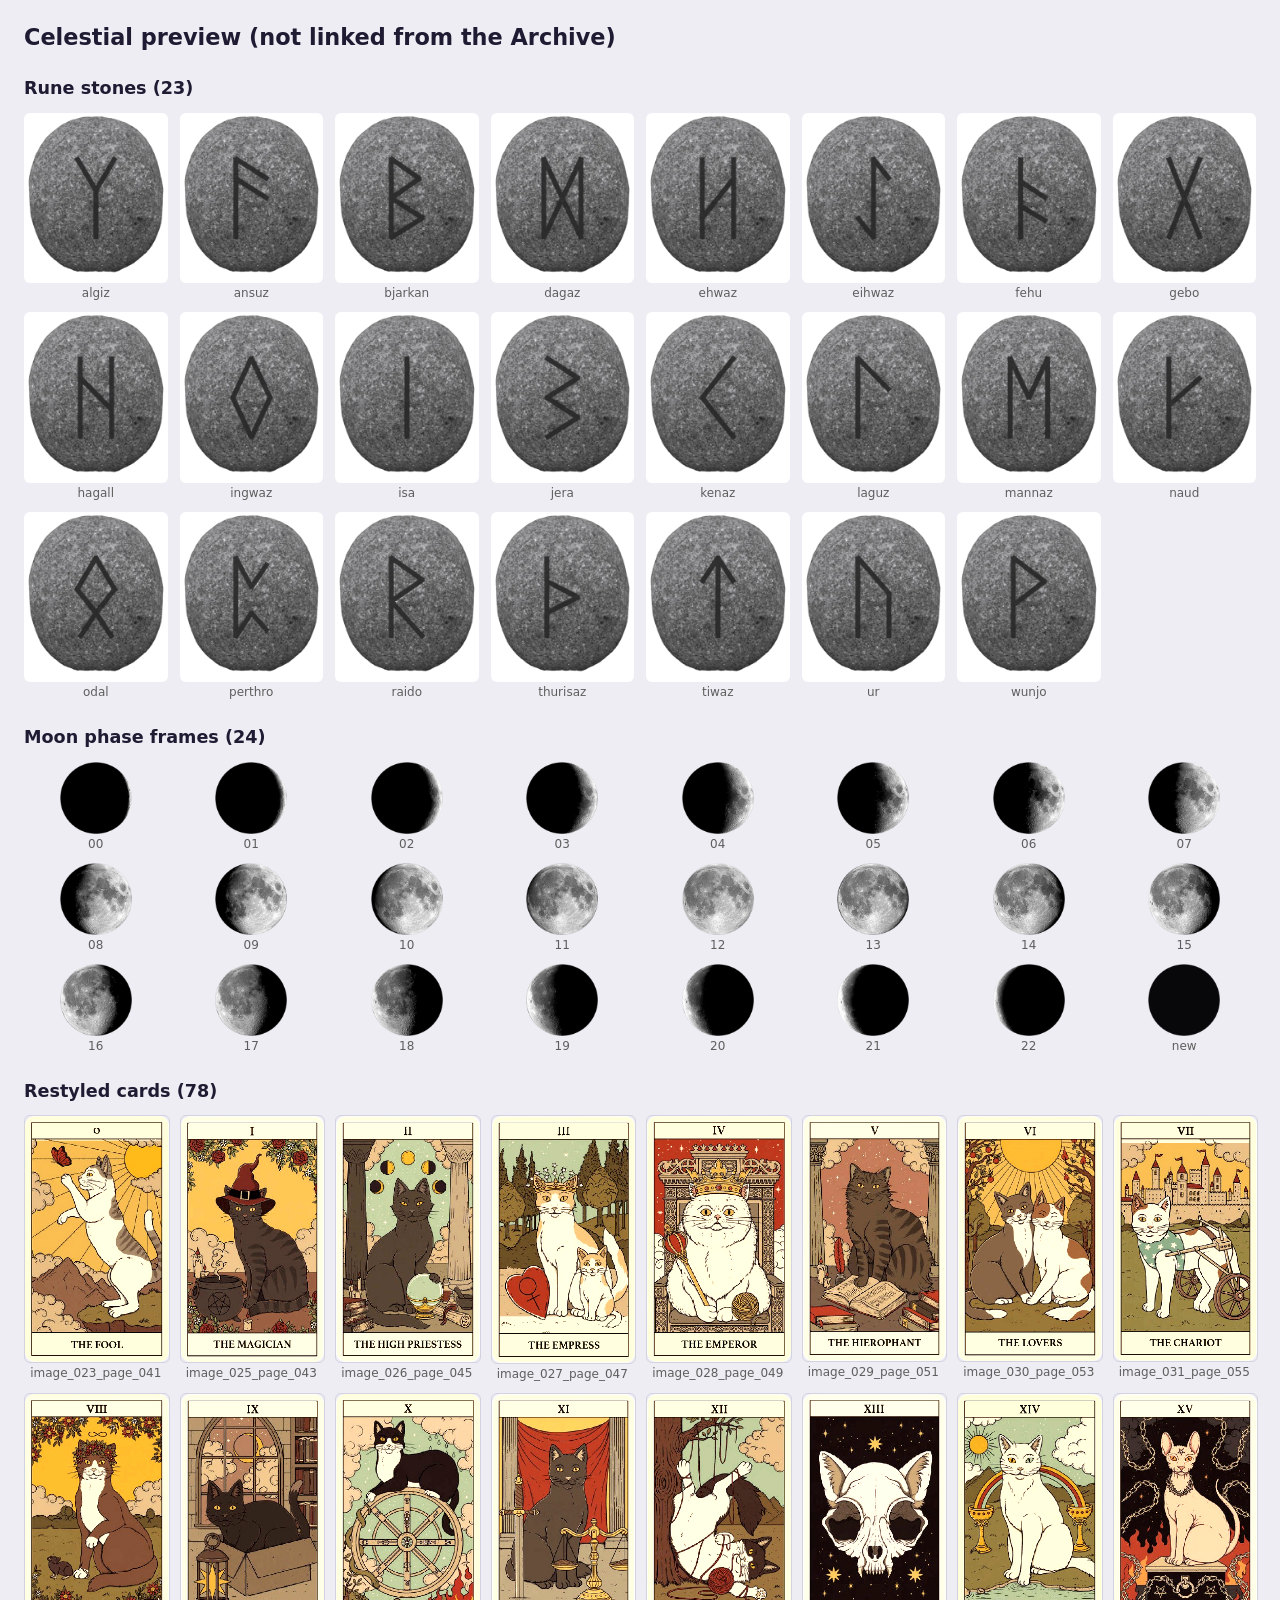
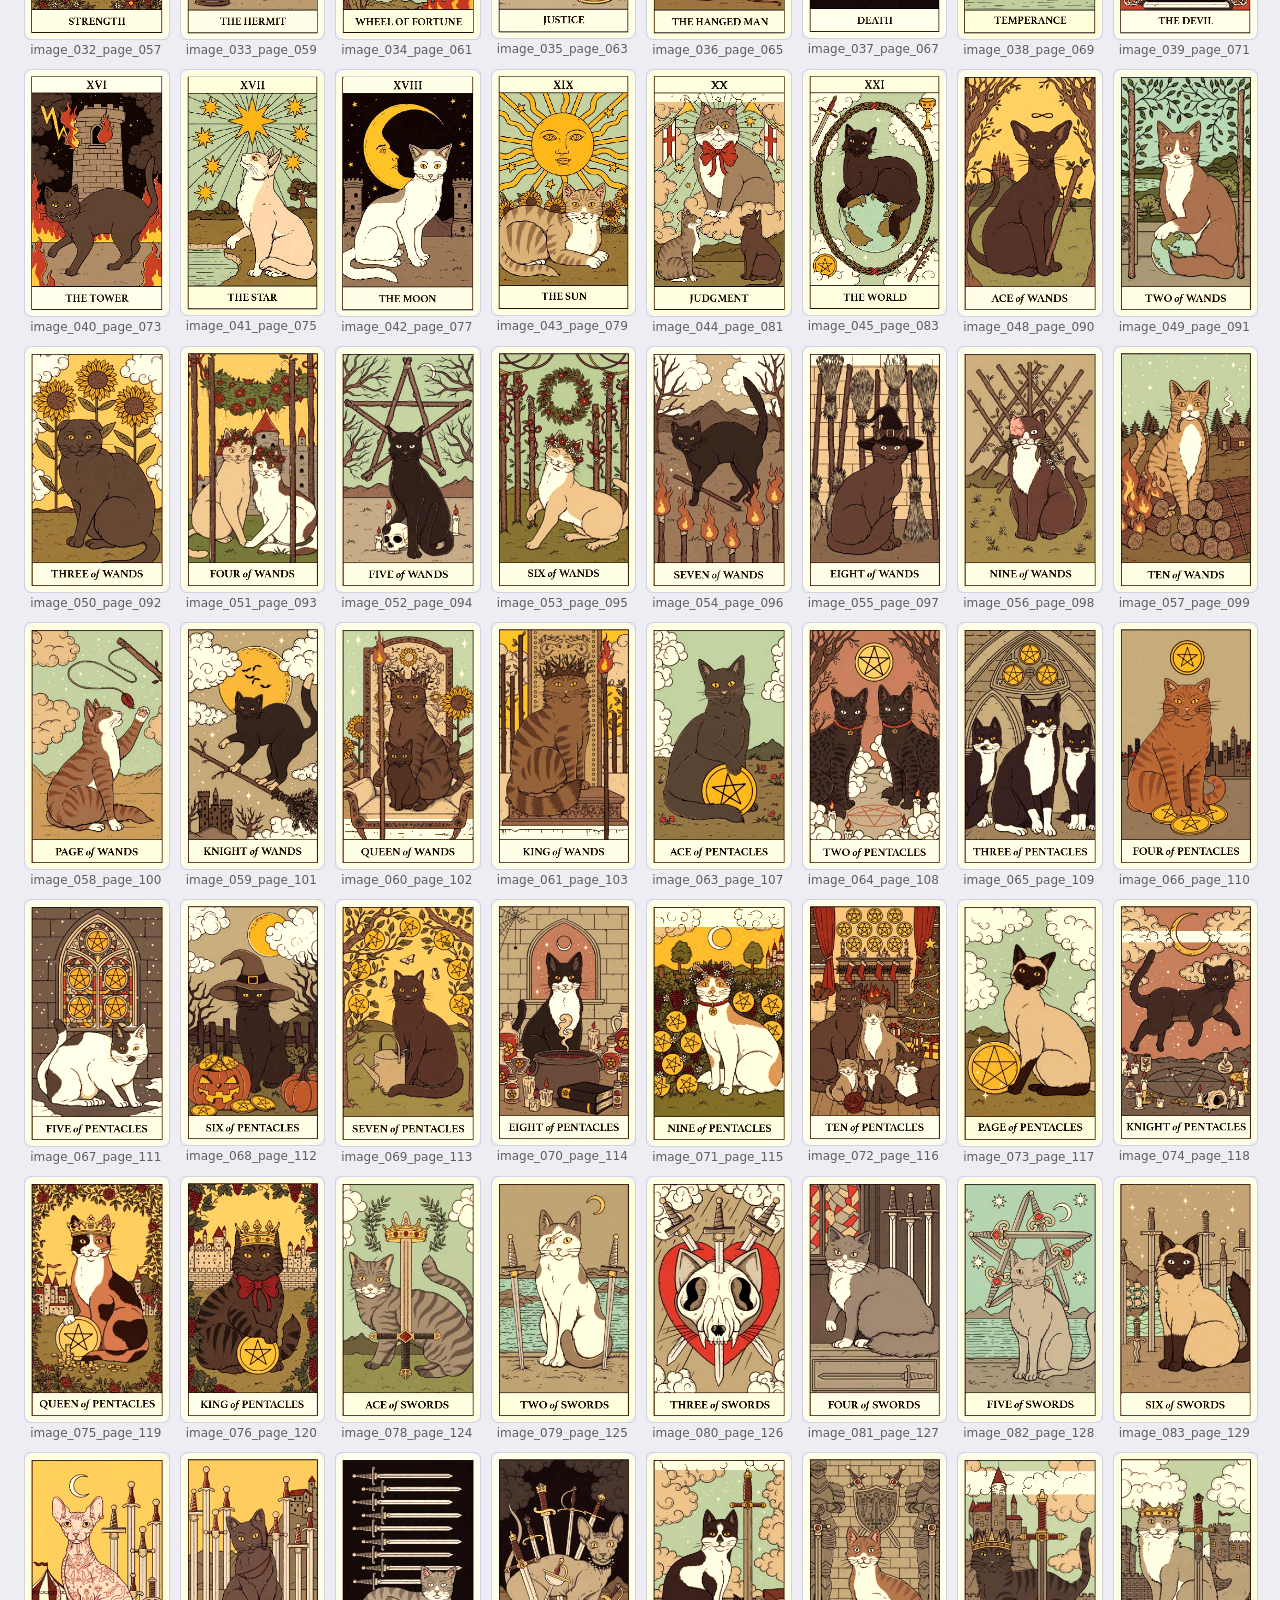
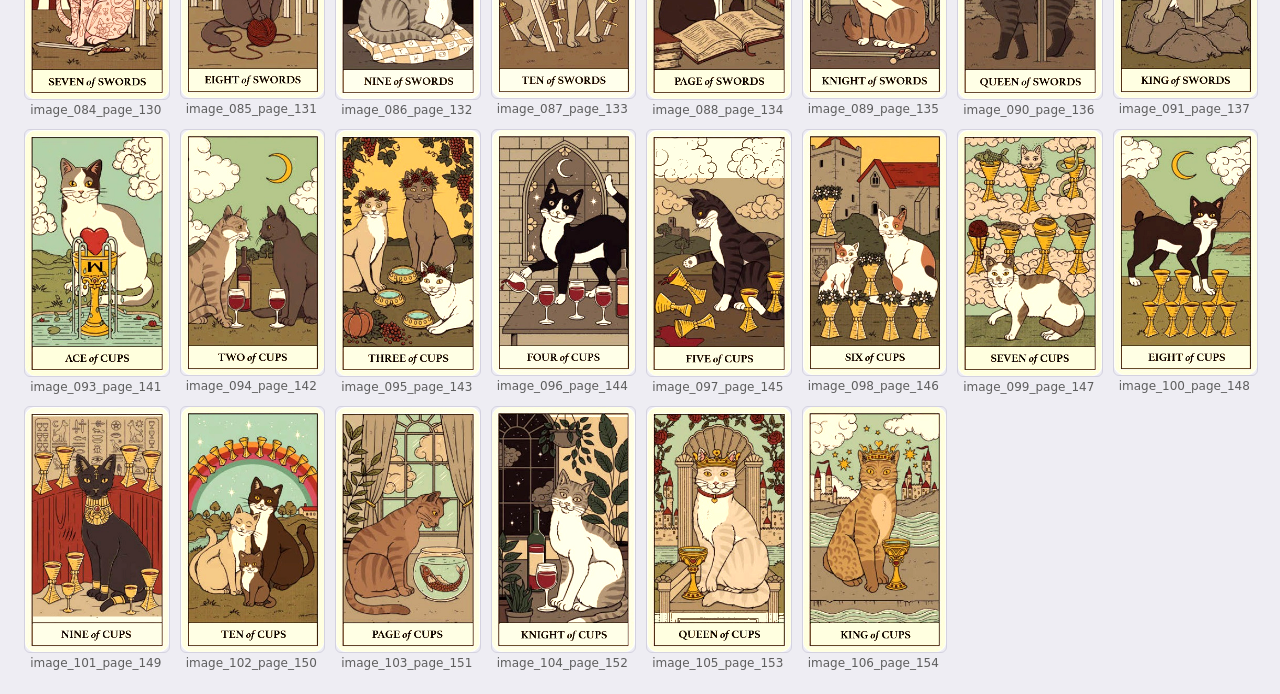
<file: celestial/preview/index.html>
<!doctype html><html lang="en"><head><meta charset="utf-8"><meta name="viewport" content="width=device-width,initial-scale=1"><meta name="robots" content="noindex"><title>Celestial preview</title>
<style>
body{font:14px system-ui,sans-serif;margin:24px;background:#eeedf3;color:#1e1b33}
h1{font-size:1.4rem} h2{font-size:1.1rem;margin-top:28px}
.g{display:grid;grid-template-columns:repeat(auto-fill,minmax(130px,1fr));gap:12px}
figure{margin:0;text-align:center} figcaption{font-size:.75rem;color:#5e5e5e}
img.card{width:100%;height:auto;border-radius:6px;border:1px solid #d4d2e0}
img.rune{width:100%;height:auto;border-radius:6px;background:#fff}
img.moon{width:72px;height:72px;object-fit:contain}
</style></head><body>
<h1>Celestial preview (not linked from the Archive)</h1>
<h2>Rune stones (23)</h2><div class="g"><figure><img class="rune" src="../stone/runes/algiz.png" alt="algiz" loading="lazy"><figcaption>algiz</figcaption></figure>
<figure><img class="rune" src="../stone/runes/ansuz.png" alt="ansuz" loading="lazy"><figcaption>ansuz</figcaption></figure>
<figure><img class="rune" src="../stone/runes/bjarkan.png" alt="bjarkan" loading="lazy"><figcaption>bjarkan</figcaption></figure>
<figure><img class="rune" src="../stone/runes/dagaz.png" alt="dagaz" loading="lazy"><figcaption>dagaz</figcaption></figure>
<figure><img class="rune" src="../stone/runes/ehwaz.png" alt="ehwaz" loading="lazy"><figcaption>ehwaz</figcaption></figure>
<figure><img class="rune" src="../stone/runes/eihwaz.png" alt="eihwaz" loading="lazy"><figcaption>eihwaz</figcaption></figure>
<figure><img class="rune" src="../stone/runes/fehu.png" alt="fehu" loading="lazy"><figcaption>fehu</figcaption></figure>
<figure><img class="rune" src="../stone/runes/gebo.png" alt="gebo" loading="lazy"><figcaption>gebo</figcaption></figure>
<figure><img class="rune" src="../stone/runes/hagall.png" alt="hagall" loading="lazy"><figcaption>hagall</figcaption></figure>
<figure><img class="rune" src="../stone/runes/ingwaz.png" alt="ingwaz" loading="lazy"><figcaption>ingwaz</figcaption></figure>
<figure><img class="rune" src="../stone/runes/isa.png" alt="isa" loading="lazy"><figcaption>isa</figcaption></figure>
<figure><img class="rune" src="../stone/runes/jera.png" alt="jera" loading="lazy"><figcaption>jera</figcaption></figure>
<figure><img class="rune" src="../stone/runes/kenaz.png" alt="kenaz" loading="lazy"><figcaption>kenaz</figcaption></figure>
<figure><img class="rune" src="../stone/runes/laguz.png" alt="laguz" loading="lazy"><figcaption>laguz</figcaption></figure>
<figure><img class="rune" src="../stone/runes/mannaz.png" alt="mannaz" loading="lazy"><figcaption>mannaz</figcaption></figure>
<figure><img class="rune" src="../stone/runes/naud.png" alt="naud" loading="lazy"><figcaption>naud</figcaption></figure>
<figure><img class="rune" src="../stone/runes/odal.png" alt="odal" loading="lazy"><figcaption>odal</figcaption></figure>
<figure><img class="rune" src="../stone/runes/perthro.png" alt="perthro" loading="lazy"><figcaption>perthro</figcaption></figure>
<figure><img class="rune" src="../stone/runes/raido.png" alt="raido" loading="lazy"><figcaption>raido</figcaption></figure>
<figure><img class="rune" src="../stone/runes/thurisaz.png" alt="thurisaz" loading="lazy"><figcaption>thurisaz</figcaption></figure>
<figure><img class="rune" src="../stone/runes/tiwaz.png" alt="tiwaz" loading="lazy"><figcaption>tiwaz</figcaption></figure>
<figure><img class="rune" src="../stone/runes/ur.png" alt="ur" loading="lazy"><figcaption>ur</figcaption></figure>
<figure><img class="rune" src="../stone/runes/wunjo.png" alt="wunjo" loading="lazy"><figcaption>wunjo</figcaption></figure></div>
<h2>Moon phase frames (24)</h2><div class="g"><figure><img class="moon" src="../moon/00.png" alt="00" loading="lazy"><figcaption>00</figcaption></figure>
<figure><img class="moon" src="../moon/01.png" alt="01" loading="lazy"><figcaption>01</figcaption></figure>
<figure><img class="moon" src="../moon/02.png" alt="02" loading="lazy"><figcaption>02</figcaption></figure>
<figure><img class="moon" src="../moon/03.png" alt="03" loading="lazy"><figcaption>03</figcaption></figure>
<figure><img class="moon" src="../moon/04.png" alt="04" loading="lazy"><figcaption>04</figcaption></figure>
<figure><img class="moon" src="../moon/05.png" alt="05" loading="lazy"><figcaption>05</figcaption></figure>
<figure><img class="moon" src="../moon/06.png" alt="06" loading="lazy"><figcaption>06</figcaption></figure>
<figure><img class="moon" src="../moon/07.png" alt="07" loading="lazy"><figcaption>07</figcaption></figure>
<figure><img class="moon" src="../moon/08.png" alt="08" loading="lazy"><figcaption>08</figcaption></figure>
<figure><img class="moon" src="../moon/09.png" alt="09" loading="lazy"><figcaption>09</figcaption></figure>
<figure><img class="moon" src="../moon/10.png" alt="10" loading="lazy"><figcaption>10</figcaption></figure>
<figure><img class="moon" src="../moon/11.png" alt="11" loading="lazy"><figcaption>11</figcaption></figure>
<figure><img class="moon" src="../moon/12.png" alt="12" loading="lazy"><figcaption>12</figcaption></figure>
<figure><img class="moon" src="../moon/13.png" alt="13" loading="lazy"><figcaption>13</figcaption></figure>
<figure><img class="moon" src="../moon/14.png" alt="14" loading="lazy"><figcaption>14</figcaption></figure>
<figure><img class="moon" src="../moon/15.png" alt="15" loading="lazy"><figcaption>15</figcaption></figure>
<figure><img class="moon" src="../moon/16.png" alt="16" loading="lazy"><figcaption>16</figcaption></figure>
<figure><img class="moon" src="../moon/17.png" alt="17" loading="lazy"><figcaption>17</figcaption></figure>
<figure><img class="moon" src="../moon/18.png" alt="18" loading="lazy"><figcaption>18</figcaption></figure>
<figure><img class="moon" src="../moon/19.png" alt="19" loading="lazy"><figcaption>19</figcaption></figure>
<figure><img class="moon" src="../moon/20.png" alt="20" loading="lazy"><figcaption>20</figcaption></figure>
<figure><img class="moon" src="../moon/21.png" alt="21" loading="lazy"><figcaption>21</figcaption></figure>
<figure><img class="moon" src="../moon/22.png" alt="22" loading="lazy"><figcaption>22</figcaption></figure>
<figure><img class="moon" src="../moon/new.png" alt="new" loading="lazy"><figcaption>new</figcaption></figure></div>
<h2>Restyled cards (78)</h2><div class="g"><figure><img class="card" src="../cards-restyled/image_023_page_041.png" alt="image_023_page_041" loading="lazy"><figcaption>image_023_page_041</figcaption></figure>
<figure><img class="card" src="../cards-restyled/image_025_page_043.png" alt="image_025_page_043" loading="lazy"><figcaption>image_025_page_043</figcaption></figure>
<figure><img class="card" src="../cards-restyled/image_026_page_045.png" alt="image_026_page_045" loading="lazy"><figcaption>image_026_page_045</figcaption></figure>
<figure><img class="card" src="../cards-restyled/image_027_page_047.png" alt="image_027_page_047" loading="lazy"><figcaption>image_027_page_047</figcaption></figure>
<figure><img class="card" src="../cards-restyled/image_028_page_049.png" alt="image_028_page_049" loading="lazy"><figcaption>image_028_page_049</figcaption></figure>
<figure><img class="card" src="../cards-restyled/image_029_page_051.png" alt="image_029_page_051" loading="lazy"><figcaption>image_029_page_051</figcaption></figure>
<figure><img class="card" src="../cards-restyled/image_030_page_053.png" alt="image_030_page_053" loading="lazy"><figcaption>image_030_page_053</figcaption></figure>
<figure><img class="card" src="../cards-restyled/image_031_page_055.png" alt="image_031_page_055" loading="lazy"><figcaption>image_031_page_055</figcaption></figure>
<figure><img class="card" src="../cards-restyled/image_032_page_057.png" alt="image_032_page_057" loading="lazy"><figcaption>image_032_page_057</figcaption></figure>
<figure><img class="card" src="../cards-restyled/image_033_page_059.png" alt="image_033_page_059" loading="lazy"><figcaption>image_033_page_059</figcaption></figure>
<figure><img class="card" src="../cards-restyled/image_034_page_061.png" alt="image_034_page_061" loading="lazy"><figcaption>image_034_page_061</figcaption></figure>
<figure><img class="card" src="../cards-restyled/image_035_page_063.png" alt="image_035_page_063" loading="lazy"><figcaption>image_035_page_063</figcaption></figure>
<figure><img class="card" src="../cards-restyled/image_036_page_065.png" alt="image_036_page_065" loading="lazy"><figcaption>image_036_page_065</figcaption></figure>
<figure><img class="card" src="../cards-restyled/image_037_page_067.png" alt="image_037_page_067" loading="lazy"><figcaption>image_037_page_067</figcaption></figure>
<figure><img class="card" src="../cards-restyled/image_038_page_069.png" alt="image_038_page_069" loading="lazy"><figcaption>image_038_page_069</figcaption></figure>
<figure><img class="card" src="../cards-restyled/image_039_page_071.png" alt="image_039_page_071" loading="lazy"><figcaption>image_039_page_071</figcaption></figure>
<figure><img class="card" src="../cards-restyled/image_040_page_073.png" alt="image_040_page_073" loading="lazy"><figcaption>image_040_page_073</figcaption></figure>
<figure><img class="card" src="../cards-restyled/image_041_page_075.png" alt="image_041_page_075" loading="lazy"><figcaption>image_041_page_075</figcaption></figure>
<figure><img class="card" src="../cards-restyled/image_042_page_077.png" alt="image_042_page_077" loading="lazy"><figcaption>image_042_page_077</figcaption></figure>
<figure><img class="card" src="../cards-restyled/image_043_page_079.png" alt="image_043_page_079" loading="lazy"><figcaption>image_043_page_079</figcaption></figure>
<figure><img class="card" src="../cards-restyled/image_044_page_081.png" alt="image_044_page_081" loading="lazy"><figcaption>image_044_page_081</figcaption></figure>
<figure><img class="card" src="../cards-restyled/image_045_page_083.png" alt="image_045_page_083" loading="lazy"><figcaption>image_045_page_083</figcaption></figure>
<figure><img class="card" src="../cards-restyled/image_048_page_090.png" alt="image_048_page_090" loading="lazy"><figcaption>image_048_page_090</figcaption></figure>
<figure><img class="card" src="../cards-restyled/image_049_page_091.png" alt="image_049_page_091" loading="lazy"><figcaption>image_049_page_091</figcaption></figure>
<figure><img class="card" src="../cards-restyled/image_050_page_092.png" alt="image_050_page_092" loading="lazy"><figcaption>image_050_page_092</figcaption></figure>
<figure><img class="card" src="../cards-restyled/image_051_page_093.png" alt="image_051_page_093" loading="lazy"><figcaption>image_051_page_093</figcaption></figure>
<figure><img class="card" src="../cards-restyled/image_052_page_094.png" alt="image_052_page_094" loading="lazy"><figcaption>image_052_page_094</figcaption></figure>
<figure><img class="card" src="../cards-restyled/image_053_page_095.png" alt="image_053_page_095" loading="lazy"><figcaption>image_053_page_095</figcaption></figure>
<figure><img class="card" src="../cards-restyled/image_054_page_096.png" alt="image_054_page_096" loading="lazy"><figcaption>image_054_page_096</figcaption></figure>
<figure><img class="card" src="../cards-restyled/image_055_page_097.png" alt="image_055_page_097" loading="lazy"><figcaption>image_055_page_097</figcaption></figure>
<figure><img class="card" src="../cards-restyled/image_056_page_098.png" alt="image_056_page_098" loading="lazy"><figcaption>image_056_page_098</figcaption></figure>
<figure><img class="card" src="../cards-restyled/image_057_page_099.png" alt="image_057_page_099" loading="lazy"><figcaption>image_057_page_099</figcaption></figure>
<figure><img class="card" src="../cards-restyled/image_058_page_100.png" alt="image_058_page_100" loading="lazy"><figcaption>image_058_page_100</figcaption></figure>
<figure><img class="card" src="../cards-restyled/image_059_page_101.png" alt="image_059_page_101" loading="lazy"><figcaption>image_059_page_101</figcaption></figure>
<figure><img class="card" src="../cards-restyled/image_060_page_102.png" alt="image_060_page_102" loading="lazy"><figcaption>image_060_page_102</figcaption></figure>
<figure><img class="card" src="../cards-restyled/image_061_page_103.png" alt="image_061_page_103" loading="lazy"><figcaption>image_061_page_103</figcaption></figure>
<figure><img class="card" src="../cards-restyled/image_063_page_107.png" alt="image_063_page_107" loading="lazy"><figcaption>image_063_page_107</figcaption></figure>
<figure><img class="card" src="../cards-restyled/image_064_page_108.png" alt="image_064_page_108" loading="lazy"><figcaption>image_064_page_108</figcaption></figure>
<figure><img class="card" src="../cards-restyled/image_065_page_109.png" alt="image_065_page_109" loading="lazy"><figcaption>image_065_page_109</figcaption></figure>
<figure><img class="card" src="../cards-restyled/image_066_page_110.png" alt="image_066_page_110" loading="lazy"><figcaption>image_066_page_110</figcaption></figure>
<figure><img class="card" src="../cards-restyled/image_067_page_111.png" alt="image_067_page_111" loading="lazy"><figcaption>image_067_page_111</figcaption></figure>
<figure><img class="card" src="../cards-restyled/image_068_page_112.png" alt="image_068_page_112" loading="lazy"><figcaption>image_068_page_112</figcaption></figure>
<figure><img class="card" src="../cards-restyled/image_069_page_113.png" alt="image_069_page_113" loading="lazy"><figcaption>image_069_page_113</figcaption></figure>
<figure><img class="card" src="../cards-restyled/image_070_page_114.png" alt="image_070_page_114" loading="lazy"><figcaption>image_070_page_114</figcaption></figure>
<figure><img class="card" src="../cards-restyled/image_071_page_115.png" alt="image_071_page_115" loading="lazy"><figcaption>image_071_page_115</figcaption></figure>
<figure><img class="card" src="../cards-restyled/image_072_page_116.png" alt="image_072_page_116" loading="lazy"><figcaption>image_072_page_116</figcaption></figure>
<figure><img class="card" src="../cards-restyled/image_073_page_117.png" alt="image_073_page_117" loading="lazy"><figcaption>image_073_page_117</figcaption></figure>
<figure><img class="card" src="../cards-restyled/image_074_page_118.png" alt="image_074_page_118" loading="lazy"><figcaption>image_074_page_118</figcaption></figure>
<figure><img class="card" src="../cards-restyled/image_075_page_119.png" alt="image_075_page_119" loading="lazy"><figcaption>image_075_page_119</figcaption></figure>
<figure><img class="card" src="../cards-restyled/image_076_page_120.png" alt="image_076_page_120" loading="lazy"><figcaption>image_076_page_120</figcaption></figure>
<figure><img class="card" src="../cards-restyled/image_078_page_124.png" alt="image_078_page_124" loading="lazy"><figcaption>image_078_page_124</figcaption></figure>
<figure><img class="card" src="../cards-restyled/image_079_page_125.png" alt="image_079_page_125" loading="lazy"><figcaption>image_079_page_125</figcaption></figure>
<figure><img class="card" src="../cards-restyled/image_080_page_126.png" alt="image_080_page_126" loading="lazy"><figcaption>image_080_page_126</figcaption></figure>
<figure><img class="card" src="../cards-restyled/image_081_page_127.png" alt="image_081_page_127" loading="lazy"><figcaption>image_081_page_127</figcaption></figure>
<figure><img class="card" src="../cards-restyled/image_082_page_128.png" alt="image_082_page_128" loading="lazy"><figcaption>image_082_page_128</figcaption></figure>
<figure><img class="card" src="../cards-restyled/image_083_page_129.png" alt="image_083_page_129" loading="lazy"><figcaption>image_083_page_129</figcaption></figure>
<figure><img class="card" src="../cards-restyled/image_084_page_130.png" alt="image_084_page_130" loading="lazy"><figcaption>image_084_page_130</figcaption></figure>
<figure><img class="card" src="../cards-restyled/image_085_page_131.png" alt="image_085_page_131" loading="lazy"><figcaption>image_085_page_131</figcaption></figure>
<figure><img class="card" src="../cards-restyled/image_086_page_132.png" alt="image_086_page_132" loading="lazy"><figcaption>image_086_page_132</figcaption></figure>
<figure><img class="card" src="../cards-restyled/image_087_page_133.png" alt="image_087_page_133" loading="lazy"><figcaption>image_087_page_133</figcaption></figure>
<figure><img class="card" src="../cards-restyled/image_088_page_134.png" alt="image_088_page_134" loading="lazy"><figcaption>image_088_page_134</figcaption></figure>
<figure><img class="card" src="../cards-restyled/image_089_page_135.png" alt="image_089_page_135" loading="lazy"><figcaption>image_089_page_135</figcaption></figure>
<figure><img class="card" src="../cards-restyled/image_090_page_136.png" alt="image_090_page_136" loading="lazy"><figcaption>image_090_page_136</figcaption></figure>
<figure><img class="card" src="../cards-restyled/image_091_page_137.png" alt="image_091_page_137" loading="lazy"><figcaption>image_091_page_137</figcaption></figure>
<figure><img class="card" src="../cards-restyled/image_093_page_141.png" alt="image_093_page_141" loading="lazy"><figcaption>image_093_page_141</figcaption></figure>
<figure><img class="card" src="../cards-restyled/image_094_page_142.png" alt="image_094_page_142" loading="lazy"><figcaption>image_094_page_142</figcaption></figure>
<figure><img class="card" src="../cards-restyled/image_095_page_143.png" alt="image_095_page_143" loading="lazy"><figcaption>image_095_page_143</figcaption></figure>
<figure><img class="card" src="../cards-restyled/image_096_page_144.png" alt="image_096_page_144" loading="lazy"><figcaption>image_096_page_144</figcaption></figure>
<figure><img class="card" src="../cards-restyled/image_097_page_145.png" alt="image_097_page_145" loading="lazy"><figcaption>image_097_page_145</figcaption></figure>
<figure><img class="card" src="../cards-restyled/image_098_page_146.png" alt="image_098_page_146" loading="lazy"><figcaption>image_098_page_146</figcaption></figure>
<figure><img class="card" src="../cards-restyled/image_099_page_147.png" alt="image_099_page_147" loading="lazy"><figcaption>image_099_page_147</figcaption></figure>
<figure><img class="card" src="../cards-restyled/image_100_page_148.png" alt="image_100_page_148" loading="lazy"><figcaption>image_100_page_148</figcaption></figure>
<figure><img class="card" src="../cards-restyled/image_101_page_149.png" alt="image_101_page_149" loading="lazy"><figcaption>image_101_page_149</figcaption></figure>
<figure><img class="card" src="../cards-restyled/image_102_page_150.png" alt="image_102_page_150" loading="lazy"><figcaption>image_102_page_150</figcaption></figure>
<figure><img class="card" src="../cards-restyled/image_103_page_151.png" alt="image_103_page_151" loading="lazy"><figcaption>image_103_page_151</figcaption></figure>
<figure><img class="card" src="../cards-restyled/image_104_page_152.png" alt="image_104_page_152" loading="lazy"><figcaption>image_104_page_152</figcaption></figure>
<figure><img class="card" src="../cards-restyled/image_105_page_153.png" alt="image_105_page_153" loading="lazy"><figcaption>image_105_page_153</figcaption></figure>
<figure><img class="card" src="../cards-restyled/image_106_page_154.png" alt="image_106_page_154" loading="lazy"><figcaption>image_106_page_154</figcaption></figure></div>
</body></html>
</file>
<file: style.css>
:root { --bg: #E4E6DD; --ink: #2B2621; --falu: #8E2F22; --ochre: #A9853A; --slate: #59625C; --paper: #F2F2EC; --rule: #C9CBC0; }
@media (prefers-color-scheme: dark) {
  :root { --bg: #23211D; --ink: #E7E5DC; --falu: #D0705F; --ochre: #C9A65A; --slate: #A3ABA4; --paper: #2C2924; --rule: #3E3A33; }
}
* { box-sizing: border-box; }
body { margin: 0; background: var(--bg); color: var(--ink); font: 1.125rem/1.6 "Source Serif 4", Georgia, serif; -webkit-text-size-adjust: 100%; }
a { color: var(--falu); text-underline-offset: 0.18em; }
a:focus-visible { outline: 3px solid var(--ochre); outline-offset: 3px; }
.wrap { max-width: 64rem; margin: 0 auto; padding: 0 1rem; }
h1, h2, .word { font-family: "Bricolage Grotesque", system-ui, sans-serif; line-height: 1.05; font-weight: 800; margin: 0; }

header .wrap { display: flex; justify-content: space-between; align-items: baseline; flex-wrap: wrap; gap: 0.5rem 1rem; padding-top: 1.5rem; padding-bottom: 1.5rem; }
header h1 { font-size: 1.25rem; }
nav a { margin-right: 1rem; color: var(--ink); text-decoration: none; font-size: 1rem; }
nav a:hover { text-decoration: underline; }

.hero { padding: 2rem 0 3rem; }
.hero p { max-width: 36rem; font-size: 1.3rem; margin: 0 0 2rem; }
.tech { list-style: none; padding: 0; margin: 0; border-top: 2px solid var(--ink); }
.tech li { display: grid; grid-template-columns: minmax(0,1fr) minmax(0,20rem); gap: 1.5rem; align-items: end; padding: 0.9rem 0; border-bottom: 1px solid var(--rule); }
.word { font-size: clamp(2.4rem, 7vw, 5rem); letter-spacing: -0.02em; }
.tech li:nth-child(1) .word { color: var(--falu); }
.tech li:nth-child(2) .word { color: var(--slate); }
.tech li:nth-child(3) .word { color: var(--ochre); }
.tech li p { margin: 0 0 0.3rem; font-size: 1.05rem; }

section { padding: 3rem 0; }
h2 { font-size: clamp(1.6rem, 3.5vw, 2.2rem); margin-bottom: 1rem; }
.who { max-width: 40rem; }
.who p { margin: 0; }

.do { display: grid; grid-template-columns: repeat(auto-fit, minmax(17rem, 1fr)); gap: 2rem 2.5rem; }
.do > div { border-left: 4px solid var(--falu); padding-left: 1rem; }
.do > div:nth-child(2) { border-color: var(--ochre); }
.do > div:nth-child(3) { border-color: var(--slate); }
.do ul { list-style: none; padding: 0; margin: 0; }
.do li { padding: 0.15rem 0; }
.do small { display: block; margin-top: 0.75rem; color: var(--slate); font-size: 0.95rem; }

.work { background: var(--paper); }

.fk p { max-width: 40rem; margin: 0; }

footer { padding: 2.5rem 0 3.5rem; border-top: 2px solid var(--ink); }
footer p { margin: 0 0 0.4rem; }

@media (max-width: 40rem) { .tech li { grid-template-columns: 1fr; gap: 0.2rem; } }

.tiles { display: grid; grid-template-columns: repeat(auto-fill, minmax(15rem, 1fr)); gap: 1.75rem 1.5rem; list-style: none; padding: 0; margin: 0; }
.tiles li { border: 0; padding: 0; }
.tiles img { display: block; width: 100%; height: auto; aspect-ratio: 4 / 3; object-fit: cover; background: var(--rule); }
.tiles strong { display: block; font-weight: 600; margin-top: 0.6rem; }
.tiles span { color: var(--slate); font-size: 1rem; line-height: 1.45; display: block; }
.tiles a { color: inherit; text-decoration: none; }
.tiles a:hover strong { text-decoration: underline; color: var(--falu); }

.grid { display: grid; grid-template-columns: repeat(auto-fill, minmax(10rem, 1fr)); gap: 0.5rem; }
.grid a { display: block; }
.grid img { display: block; width: 100%; height: auto; aspect-ratio: 1; object-fit: cover; background: var(--rule); }
.grid a:hover img { opacity: 0.85; }

/* layers: quiet doors */
.lead { font-size: 1.3rem; max-width: 36rem; margin: 0 0 1rem; }
a.q { color: inherit; text-decoration: none; }
a.q:hover, a.q:focus-visible { text-decoration: underline dotted; text-decoration-color: var(--slate); }
.fold { margin-top: 2.5rem; max-width: 36rem; }
.fold summary { cursor: pointer; color: var(--slate); list-style: none; width: max-content; }
.fold summary::-webkit-details-marker { display: none; }
.fold p { margin: 0.5rem 0 0; }
.door { margin-top: 2rem; }
.door img { display: block; opacity: 0.35; }
.door a:hover img { opacity: 1; }
.back { font-size: 1rem; }
.plist { list-style: none; padding: 0; margin: 1.5rem 0; max-width: 40rem; border-top: 1px solid var(--rule); }
.plist li { padding: 0.35rem 0; border-bottom: 1px solid var(--rule); }
.fk p { margin: 0 0 1rem; }
.cat { margin-top: 2rem; font-size: 0.8rem; }
.cat a { color: var(--bg); text-decoration: none; }
.cat a:hover, .cat a:focus-visible { color: var(--slate); }
.kitten { min-height: 100vh; display: grid; place-items: center; font-family: "Bricolage Grotesque", system-ui, sans-serif; font-size: clamp(2rem, 8vw, 4rem); }
.kitten p { margin: 0; }

/* SoundCloud click-to-load */
.sc { margin-top: 2rem; max-width: 40rem; }
.sc-play { font: inherit; font-size: 1rem; color: var(--ink); background: var(--paper); border: 1px solid var(--rule); border-left: 4px solid var(--falu); padding: 0.6rem 1rem; cursor: pointer; }
.sc-play:hover, .sc-play:focus-visible { border-color: var(--falu); }
.sc-note { margin: 0.4rem 0 0; color: var(--slate); font-size: 0.85rem; }
.sc iframe { display: block; }

/* collapsible galleries */
.gal > summary { cursor: pointer; list-style: none; display: flex; align-items: baseline; gap: 0.75rem; }
.gal > summary::-webkit-details-marker { display: none; }
.gal > summary h2, .gal > summary h3 { display: inline; margin: 0; }
.gal > summary::after { content: "+"; font-family: "Bricolage Grotesque", system-ui, sans-serif; font-size: 1.6rem; line-height: 1; color: var(--slate); }
.gal[open] > summary::after { content: "−"; }
.gal > summary:hover h2, .gal > summary:hover h3, .gal > summary:focus-visible h2 { color: var(--falu); }
.gal[open] > summary { margin-bottom: 1rem; }
.gal-sm > summary h3 { font-family: "Bricolage Grotesque", system-ui, sans-serif; font-size: 1.1rem; }
.gal-sm > summary::after { font-size: 1.2rem; }
</file>
